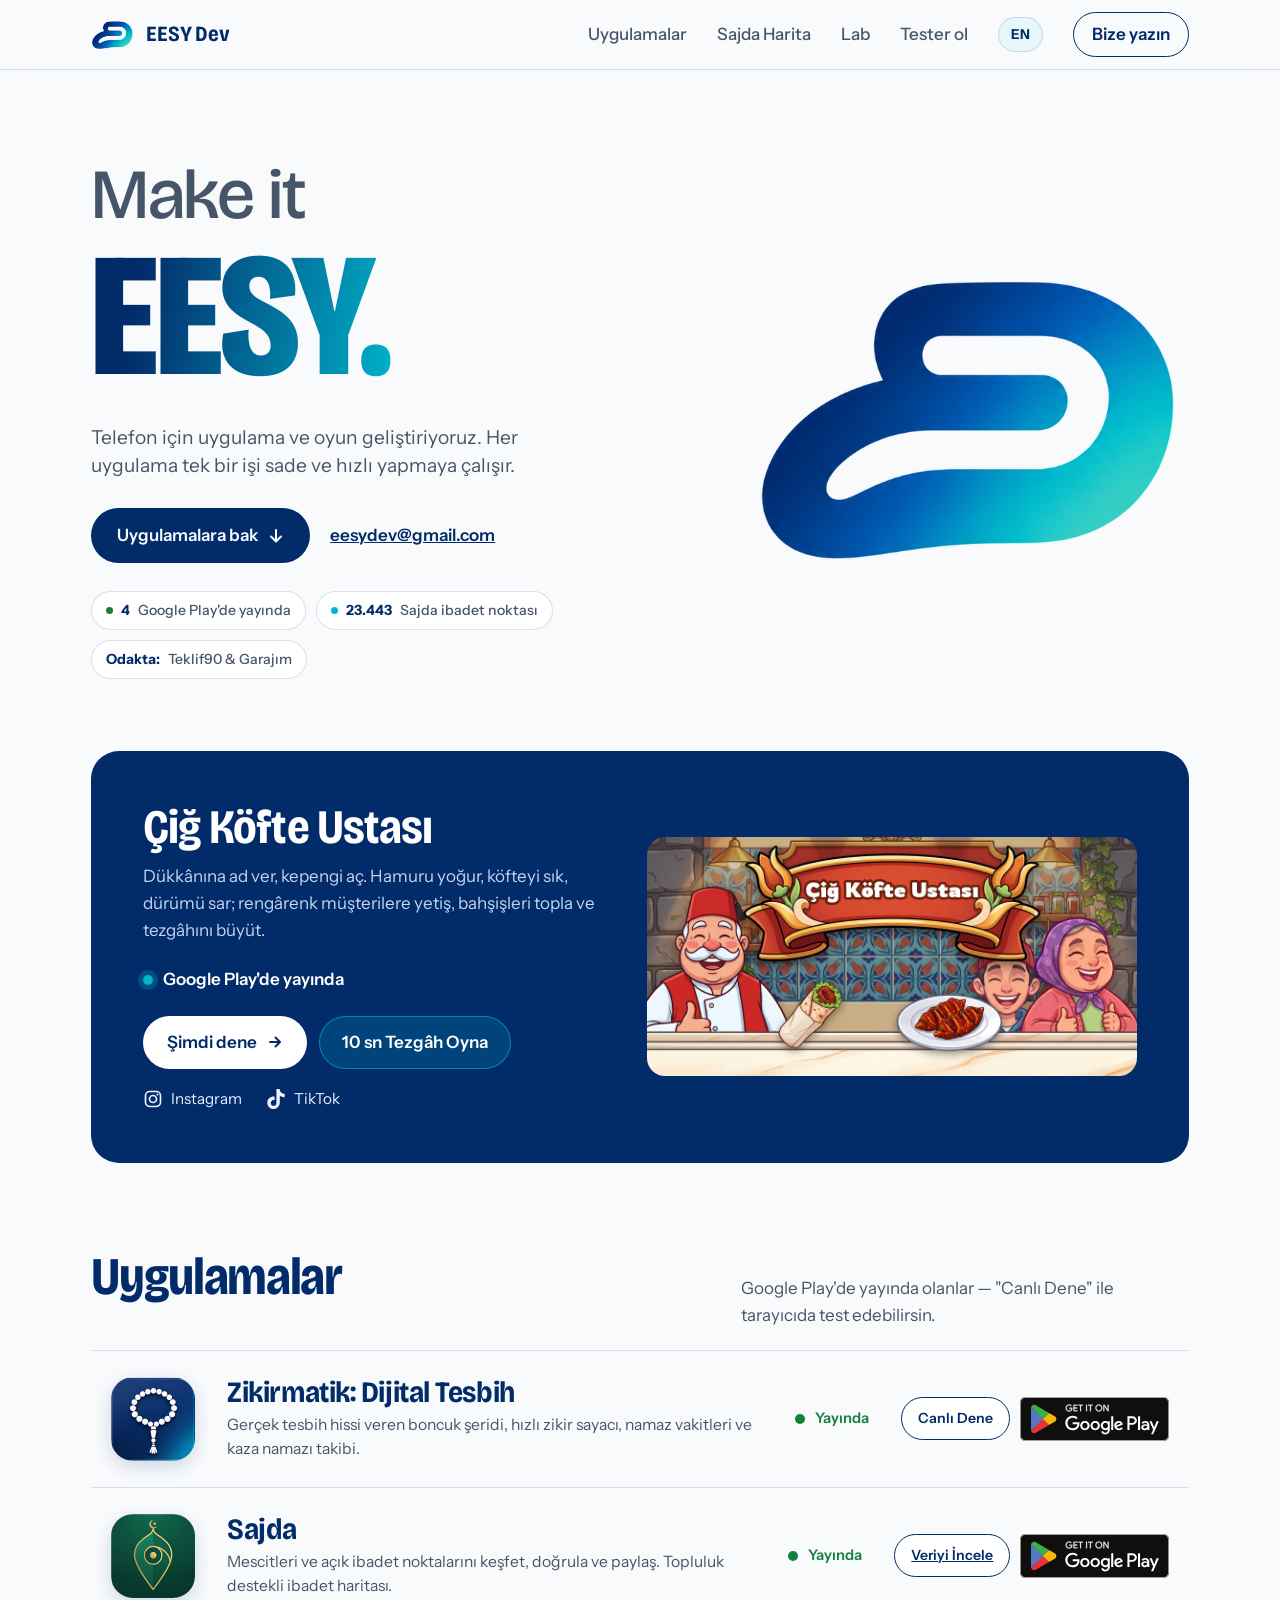
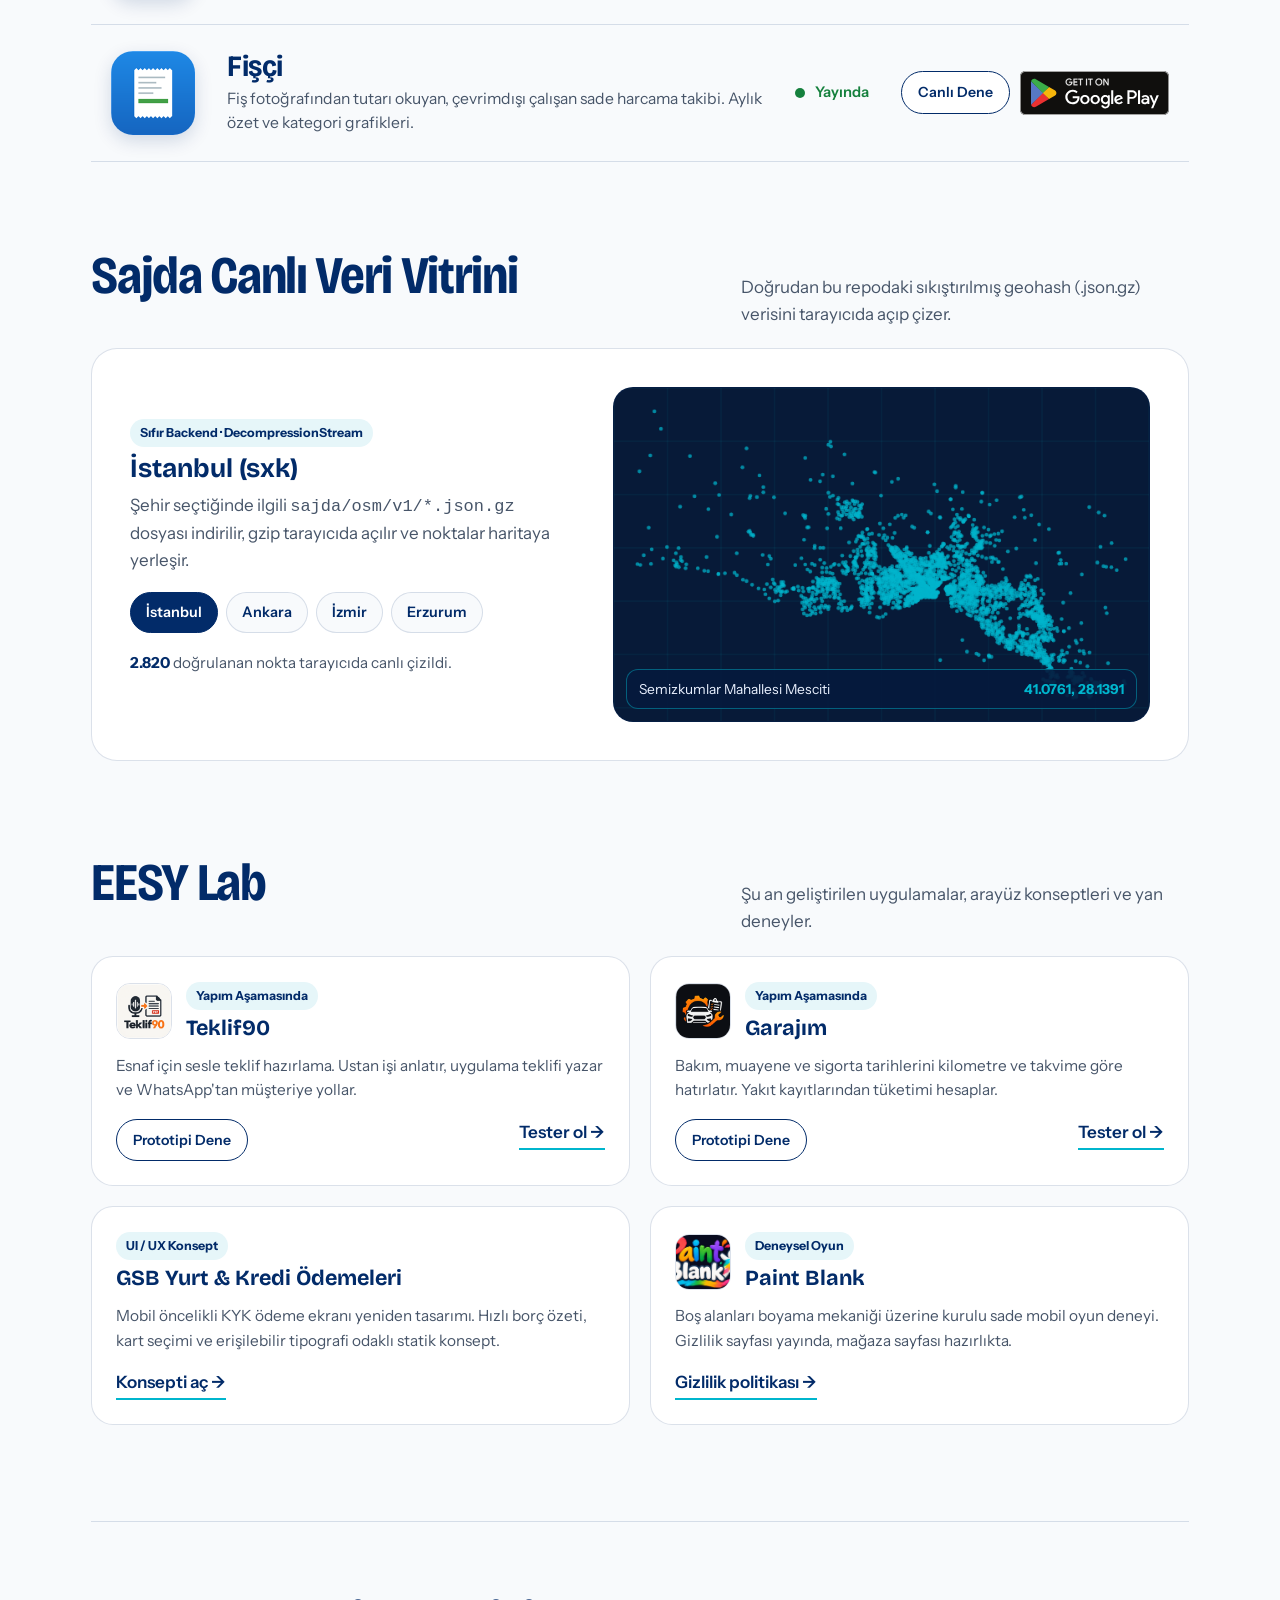
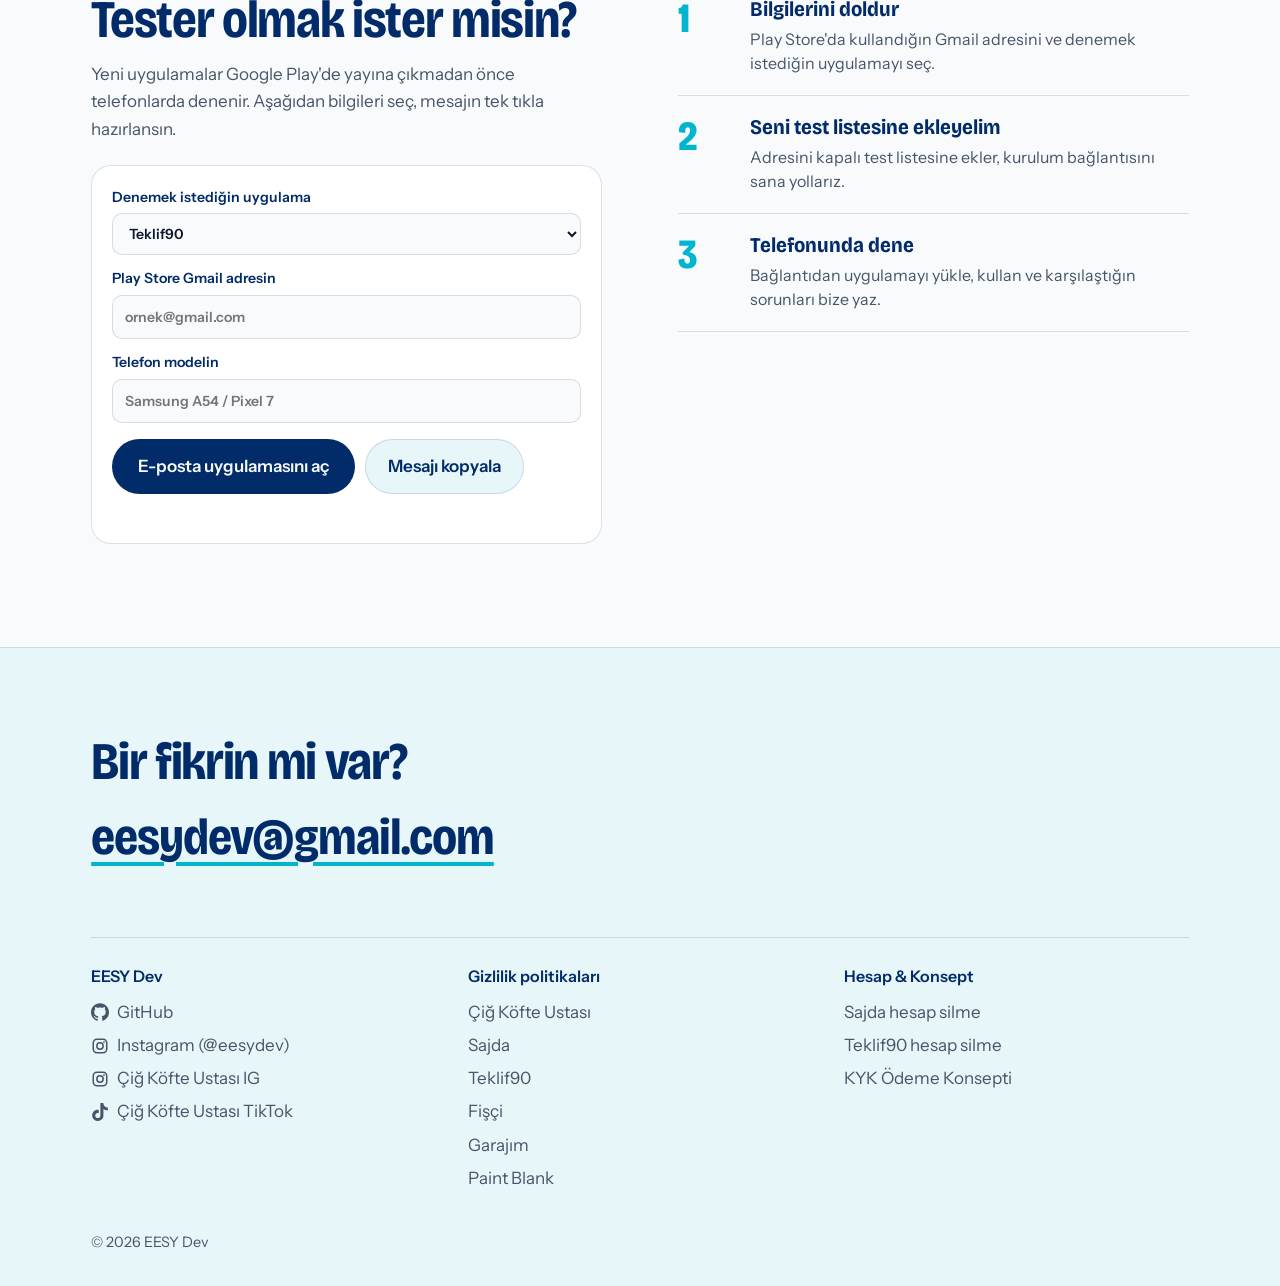
<file: index.html>
<!DOCTYPE html>
<html lang="tr">
<head>
<meta charset="UTF-8">
<meta name="viewport" content="width=device-width, initial-scale=1.0">
<title>EESY Dev | Make it EESY</title>
<meta name="description" content="EESY Dev telefon için uygulama ve oyun geliştirir. Zikirmatik, Sajda, Fişçi ve Çiğ Köfte Ustası Google Play'de yayında; Teklif90 ve Garajım yakında.">
<meta name="author" content="EESY Dev">
<meta name="theme-color" content="#F8FAFC">
<link rel="canonical" href="https://emirsalih-dev.github.io/eesydev.github.io/">
<link rel="icon" type="image/png" href="icons/favicon.png">
<link rel="apple-touch-icon" href="icons/favicon.png">
<meta property="og:type" content="website">
<meta property="og:title" content="EESY Dev | Make it EESY">
<meta property="og:description" content="EESY Dev telefon için uygulama ve oyun geliştirir. Zikirmatik, Sajda, Fişçi ve Çiğ Köfte Ustası Google Play'de yayında; Teklif90 ve Garajım yakında.">
<meta property="og:image" content="https://emirsalih-dev.github.io/eesydev.github.io/icons/og-image.png">
<meta property="og:url" content="https://emirsalih-dev.github.io/eesydev.github.io/">
<meta name="twitter:card" content="summary_large_image">
<script type="application/ld+json">
{
  "@context": "https://schema.org",
  "@type": "Organization",
  "name": "EESY Dev",
  "url": "https://emirsalih-dev.github.io/eesydev.github.io/",
  "email": "mailto:eesydev@gmail.com",
  "sameAs": [
    "https://github.com/emirsalih-dev",
    "https://instagram.com/eesydev"
  ]
}
</script>
<link rel="preconnect" href="https://fonts.googleapis.com">
<link rel="preconnect" href="https://fonts.gstatic.com" crossorigin>
<link href="https://fonts.googleapis.com/css2?family=Bricolage+Grotesque:opsz,wdth,wght@12..96,75..100,300..800&family=Instrument+Sans:wght@400;500;600;700&display=swap" rel="stylesheet">
<style>
  :root {
    --paper: #F8FAFC;
    --surface: #FFFFFF;
    --ink: #0F172A;
    --navy: #022B69;
    --cyan: #00B5CD;
    --muted: #475569;
    --tint: #E6F6F9;
    --line: rgba(2, 43, 105, 0.14);
    --live: #15803D;
    --soon: #B45309;
    --display: "Bricolage Grotesque", "Segoe UI", system-ui, sans-serif;
    --body: "Instrument Sans", "Segoe UI", system-ui, sans-serif;
    --gutter: clamp(16px, 4vw, 56px);
    color-scheme: light;
  }

  * { box-sizing: border-box; }
  html { scroll-behavior: smooth; scroll-padding-top: 88px; }
  body {
    margin: 0;
    background: var(--paper);
    color: var(--ink);
    font: 400 1.0625rem/1.6 var(--body);
    -webkit-font-smoothing: antialiased;
  }
  a { color: inherit; }
  button { font: inherit; color: inherit; cursor: pointer; }
  :focus-visible { outline: 3px solid var(--cyan); outline-offset: 3px; border-radius: 6px; }

  .wrap { width: 100%; max-width: 1200px; margin-inline: auto; padding-inline: var(--gutter); }

  /* ---------- Üst çubuk ---------- */
  .bar {
    position: sticky; top: env(safe-area-inset-top, 0px); z-index: 20;
    background: color-mix(in srgb, var(--paper) 88%, transparent);
    backdrop-filter: blur(10px);
    border-bottom: 1px solid var(--line);
  }
  .bar .wrap { display: flex; align-items: center; justify-content: space-between; gap: 16px; padding-block: 12px; }
  .brand { display: flex; align-items: center; gap: 12px; text-decoration: none; font: 700 1.35rem/1 var(--display); font-stretch: 85%; letter-spacing: -0.01em; color: var(--navy); }
  .brand img { height: 30px; width: auto; display: block; }
  .nav { display: flex; align-items: center; gap: clamp(12px, 2.6vw, 30px); }
  .nav a { text-decoration: none; font-weight: 500; color: var(--muted); }
  .nav a:hover { color: var(--navy); }
  .lang-btn {
    background: var(--tint); color: var(--navy); border: 1px solid var(--line);
    padding: 6px 12px; border-radius: 999px; font-weight: 700; font-size: .85rem;
    transition: background .2s;
  }
  .lang-btn:hover { background: #d4eef4; }
  .nav .mail { color: var(--navy); font-weight: 600; border: 1.5px solid var(--navy); padding: 8px 18px; border-radius: 999px; }
  .nav .mail:hover { background: var(--navy); color: var(--paper); }

  /* ---------- Hero ---------- */
  .hero { padding-block: clamp(36px, 7vw, 96px) clamp(32px, 6vw, 72px); }
  .hero .wrap { display: grid; grid-template-columns: minmax(0, 1.15fr) minmax(0, 0.85fr); align-items: center; gap: clamp(24px, 5vw, 72px); }
  h1 {
    margin: 0;
    font: 800 clamp(4.2rem, 15vw, 11rem)/0.84 var(--display);
    font-stretch: 82%;
    letter-spacing: -0.015em;
    color: var(--navy);
  }
  h1 span { display: block; }
  h1 .grad {
    width: fit-content;
    padding-right: 0.06em;
    background: linear-gradient(100deg, var(--navy) 15%, var(--cyan) 100%);
    -webkit-background-clip: text; background-clip: text;
    -webkit-text-fill-color: transparent; color: transparent;
  }
  h1 .small { font-size: 0.4em; font-weight: 500; font-stretch: 100%; letter-spacing: -0.02em; line-height: 1; margin-bottom: 0.18em; color: var(--muted); }
  .lede { max-width: 32rem; margin: clamp(20px, 3vw, 32px) 0 0; font-size: 1.2rem; line-height: 1.5; color: var(--muted); }
  .cta { display: flex; flex-wrap: wrap; align-items: center; gap: 12px 20px; margin-top: 28px; }
  .btn {
    display: inline-flex; align-items: center; gap: 10px;
    background: var(--navy); color: var(--paper);
    padding: 14px 26px; border-radius: 999px; border: 0;
    font-weight: 600; text-decoration: none;
    transition: background .2s, transform .15s;
  }
  .btn:hover { background: #0a3d8f; }
  .btn:active { transform: scale(.98); }
  .btn svg { width: 16px; height: 16px; }
  .btn-soft {
    display: inline-flex; align-items: center; gap: 8px;
    background: var(--tint); color: var(--navy);
    border: 1.5px solid var(--line);
    padding: 13px 22px; border-radius: 999px;
    font-weight: 600; text-decoration: none;
    transition: background .2s, border-color .2s;
  }
  .btn-soft:hover { background: #d6eff5; border-color: var(--cyan); }

  /* Canlı nabız şeridi */
  .pulse-strip {
    margin-top: 28px;
    display: flex; flex-wrap: wrap; gap: 10px;
  }
  .pulse-chip {
    display: inline-flex; align-items: center; gap: 8px;
    padding: 7px 14px; border-radius: 999px;
    background: var(--surface); border: 1px solid var(--line);
    font-size: .88rem; color: var(--muted); font-weight: 500;
  }
  .pulse-chip strong { color: var(--navy); }
  .pulse-dot { width: 7px; height: 7px; border-radius: 50%; background: var(--live); }
  .pulse-dot.cy { background: var(--cyan); }

  .mark { width: 100%; max-width: 540px; justify-self: end; }
  .mark svg { display: block; width: 100%; height: auto; overflow: visible; }
  .pen { stroke-dasharray: 1; stroke-dashoffset: 1; animation: draw 2.6s cubic-bezier(.55, .05, .3, 1) .25s forwards; }
  @keyframes draw { to { stroke-dashoffset: 0; } }
  .net { opacity: 0; animation: net .7s ease-in 2.4s forwards; }
  @keyframes net { to { opacity: 1; } }

  /* ---------- Bölüm başlığı ---------- */
  .sec-head { display: flex; flex-wrap: wrap; align-items: baseline; justify-content: space-between; gap: 8px 32px; padding-bottom: 20px; }
  h2 { margin: 0; font: 700 clamp(2.1rem, 4.8vw, 3.3rem)/1 var(--display); font-stretch: 85%; letter-spacing: -0.025em; color: var(--navy); text-wrap: balance; }
  .sec-head p { margin: 0; color: var(--muted); max-width: 28rem; }

  /* ---------- Öne çıkan: Çiğ Köfte Ustası + Mini Oyun ---------- */
  .feature { padding-bottom: clamp(48px, 7vw, 88px); }
  .panel {
    display: grid; grid-template-columns: minmax(0, 1fr) minmax(0, 1.08fr); align-items: center; gap: clamp(20px, 4vw, 52px);
    background: var(--navy); color: #EAF1FF;
    border-radius: 28px; padding: clamp(24px, 4.5vw, 52px);
    overflow: hidden;
  }
  .panel h3 { margin: 0 0 12px; font: 700 clamp(2rem, 4vw, 3rem)/1 var(--display); font-stretch: 85%; letter-spacing: -0.02em; color: #fff; }
  .panel p { margin: 0 0 22px; max-width: 29rem; color: #C5D4F0; }
  .panel .state { display: inline-flex; align-items: center; gap: 10px; font-weight: 600; color: #fff; margin-bottom: 22px; }
  .panel .state i { width: 10px; height: 10px; border-radius: 50%; background: var(--cyan); box-shadow: 0 0 0 5px rgba(0, 181, 205, .25); }
  .panel-actions { display: flex; flex-wrap: wrap; gap: 12px; align-items: center; }
  .panel .get { display: inline-flex; align-items: center; gap: 10px; background: #fff; color: var(--navy); padding: 13px 24px; border-radius: 999px; font-weight: 600; text-decoration: none; transition: background .2s, color .2s; border: 0; }
  .panel .get:hover { background: var(--cyan); color: #fff; }
  .panel .get svg { width: 16px; height: 16px; }
  .panel .play-mini {
    display: inline-flex; align-items: center; gap: 8px;
    background: rgba(0, 181, 205, .18); color: #fff;
    border: 1.5px solid rgba(0, 181, 205, .6);
    padding: 12px 22px; border-radius: 999px; font-weight: 600;
    transition: background .2s;
  }
  .panel .play-mini:hover { background: var(--cyan); color: var(--navy); }
  .panel .social { display: flex; gap: 24px; margin-top: 18px; }
  .panel .social a { display: inline-flex; align-items: center; gap: 8px; color: inherit; font-size: .95rem; text-decoration: none; }
  .panel .social .ico { width: 20px; height: 20px; }
  .panel .social a:hover { color: var(--cyan); }

  .panel-media { position: relative; }
  .panel-media img { display: block; width: 100%; height: auto; border-radius: 18px; }
  .mini-game {
    background: #061A3E;
    border: 1px solid rgba(0, 181, 205, .35);
    border-radius: 18px;
    padding: 20px;
    min-height: 270px;
    display: flex; flex-direction: column; justify-content: space-between; gap: 14px;
  }
  .mini-game[hidden] { display: none; }
  .mg-top { display: flex; justify-content: space-between; align-items: center; gap: 12px; font-size: .92rem; }
  .mg-stats { display: flex; gap: 16px; font-weight: 700; color: #fff; }
  .mg-stats span b { color: var(--cyan); }
  .mg-close { background: rgba(255,255,255,.1); border: 0; color: #fff; border-radius: 999px; padding: 5px 12px; font-size: .82rem; }
  .mg-stage {
    position: relative;
    flex: 1;
    display: flex; flex-direction: column; align-items: center; justify-content: center; gap: 14px;
    background: radial-gradient(circle at center, rgba(0, 181, 205, .15), transparent 70%);
    border-radius: 14px;
    padding: 16px;
    min-height: 176px;
    overflow: hidden;
    user-select: none;
  }
  .durum-board { position: relative; width: 170px; height: 74px; display: grid; place-items: center; }
  .durum-item {
    position: absolute; width: 146px; height: 54px; border-radius: 14px;
    background: #FDE68A; border: 2px solid #D97706;
    display: flex; align-items: center; justify-content: center; overflow: hidden;
    box-shadow: 0 8px 18px rgba(0,0,0,.28);
  }
  .durum-item .kofte { width: 118px; height: 14px; border-radius: 999px; background: #991B1B; }
  .durum-item .marul { position: absolute; width: 110px; height: 6px; border-radius: 999px; background: #22C55E; top: 14px; }
  .durum-fly { pointer-events: none; animation: wrapFly .48s cubic-bezier(.22, .85, .36, 1) forwards; }
  @keyframes wrapFly {
    0%   { transform: scaleY(1) rotate(0deg); border-radius: 14px; opacity: 1; }
    42%  { transform: scaleY(.46) scaleX(.94) rotate(-6deg); border-radius: 999px; opacity: 1; }
    100% { transform: translate(170px, -110px) scaleY(.42) scale(.65) rotate(28deg); border-radius: 999px; opacity: 0; }
  }
  .mg-pop {
    position: absolute; top: 8px; right: 16px;
    font: 700 .95rem/1 var(--display); color: var(--cyan);
    pointer-events: none; animation: tipPop .5s ease-out forwards;
  }
  @keyframes tipPop { from { opacity: 1; transform: translateY(0); } to { opacity: 0; transform: translateY(-28px); } }
  .mg-tap {
    padding: 11px 28px; border-radius: 999px;
    border: 2px solid var(--cyan);
    background: linear-gradient(145deg, #00B5CD, #0284C7);
    color: #041836;
    font: 800 1rem/1.15 var(--display);
    box-shadow: 0 8px 20px rgba(0,0,0,.3);
    transition: transform .06s;
  }
  .mg-tap:active { transform: scale(.93); }
  .mg-tap:disabled { opacity: .65; cursor: default; }
  .mg-bar { height: 6px; background: rgba(255,255,255,.14); border-radius: 999px; overflow: hidden; }
  .mg-bar > i { display: block; height: 100%; width: 100%; background: var(--cyan); transition: width .1s linear; }
  .mg-foot { display: flex; justify-content: space-between; align-items: center; gap: 12px; font-size: .88rem; color: #C5D4F0; }

  /* ---------- Uygulama satırları ---------- */
  .apps { padding-bottom: clamp(52px, 7vw, 88px); }
  .rows { list-style: none; margin: 0; padding: 0; border-top: 1px solid var(--line); }
  .row {
    display: grid; grid-template-columns: 84px minmax(0, 1fr) auto auto; align-items: center; gap: 12px clamp(16px, 2.5vw, 32px);
    padding: clamp(18px, 2.4vw, 26px) clamp(8px, 1.6vw, 20px);
    border-bottom: 1px solid var(--line);
    transition: background .25s;
  }
  .row:hover { background: var(--tint); }
  .row img.app-ico { width: 84px; height: 84px; border-radius: 22px; display: block; box-shadow: 0 6px 18px rgba(2, 43, 105, .16); }
  .row h3 { margin: 0 0 4px; font: 700 clamp(1.35rem, 2.3vw, 1.85rem)/1.1 var(--display); font-stretch: 90%; letter-spacing: -0.015em; color: var(--navy); }
  .row p { margin: 0; color: var(--muted); max-width: 38rem; font-size: .98rem; line-height: 1.5; }
  .status { display: inline-flex; align-items: center; gap: 10px; font-weight: 600; font-size: .92rem; white-space: nowrap; }
  .status i { width: 10px; height: 10px; border-radius: 50%; flex: none; }
  .st-live i { background: var(--live); } .st-live { color: var(--live); }
  .st-soon i { background: var(--soon); opacity: .65; } .st-soon { color: var(--soon); }
  .act { display: flex; flex-wrap: wrap; align-items: center; justify-content: flex-end; gap: 10px; }
  .demo-btn {
    display: inline-flex; align-items: center; gap: 6px;
    background: var(--surface); color: var(--navy);
    border: 1.5px solid var(--navy); border-radius: 999px;
    padding: 9px 16px; font-weight: 600; font-size: .88rem;
    transition: background .2s, color .2s;
  }
  .demo-btn:hover { background: var(--navy); color: #fff; }
  .play { display: inline-block; line-height: 0; border-radius: 8px; }
  .play img { display: block; height: 44px; width: auto; transition: transform .2s; }
  .play:hover img { transform: translateY(-2px); }

  /* ---------- Canlı Sajda Harita Bölümü ---------- */
  .sajda-live { padding-bottom: clamp(56px, 8vw, 96px); }
  .map-card {
    background: var(--surface);
    border: 1px solid var(--line);
    border-radius: 26px;
    padding: clamp(20px, 3.5vw, 38px);
    display: grid; grid-template-columns: minmax(0, .9fr) minmax(0, 1.1fr); gap: clamp(20px, 4vw, 44px);
    align-items: center;
  }
  .city-pills { display: flex; flex-wrap: wrap; gap: 8px; margin: 18px 0; }
  .city-pill {
    background: var(--paper); border: 1.5px solid var(--line);
    color: var(--navy); font-weight: 600; font-size: .9rem;
    padding: 8px 15px; border-radius: 999px; transition: all .2s;
  }
  .city-pill[aria-pressed="true"], .city-pill:hover {
    background: var(--navy); color: #fff; border-color: var(--navy);
  }
  .map-meta { font-size: .95rem; color: var(--muted); }
  .map-meta strong { color: var(--navy); }
  .map-canvas-wrap {
    position: relative;
    background: #071A38;
    border-radius: 20px;
    overflow: hidden;
    aspect-ratio: 16 / 10;
    border: 1px solid rgba(2,43,105,.25);
  }
  .map-canvas-wrap canvas { display: block; width: 100%; height: 100%; }
  .map-tip {
    position: absolute; left: 12px; right: 12px; bottom: 12px;
    background: rgba(6, 26, 62, .9); color: #EAF1FF;
    border: 1px solid rgba(0, 181, 205, .45);
    border-radius: 12px; padding: 8px 12px; font-size: .86rem;
    display: flex; justify-content: space-between; align-items: center; gap: 10px;
  }
  .map-tip b { color: var(--cyan); }

  /* ---------- EESY Lab / Deneyler ---------- */
  .lab { padding-bottom: clamp(56px, 8vw, 96px); }
  .lab-grid {
    display: grid; grid-template-columns: repeat(2, minmax(0, 1fr)); gap: 20px;
  }
  .lab-card {
    background: var(--surface); border: 1px solid var(--line); border-radius: 22px;
    padding: 24px; display: flex; flex-direction: column; justify-content: space-between; gap: 16px;
    transition: border-color .2s, transform .2s;
  }
  .lab-card:hover { border-color: var(--cyan); transform: translateY(-2px); }
  .lab-head { display: flex; align-items: center; gap: 14px; }
  .lab-thumb { width: 56px; height: 56px; border-radius: 14px; object-fit: cover; border: 1px solid var(--line); flex: none; }
  .lab-badge { display: inline-block; font-size: .78rem; font-weight: 700; color: var(--navy); background: var(--tint); padding: 4px 10px; border-radius: 999px; margin-bottom: 6px; }
  .lab-card h3 { margin: 0; font: 700 1.35rem/1.2 var(--display); color: var(--navy); }
  .lab-card p { margin: 0; color: var(--muted); font-size: .96rem; }
  .lab-link { align-self: flex-start; font-weight: 600; color: var(--navy); text-decoration: none; border-bottom: 2px solid var(--cyan); padding-bottom: 2px; }

  /* ---------- Tester çağrısı (Sürtünmesiz form) ---------- */
  .tester { padding-bottom: clamp(56px, 8vw, 104px); }
  .tester-grid { display: grid; grid-template-columns: minmax(0, 1fr) minmax(0, 1fr); gap: clamp(28px, 6vw, 80px); align-items: start; border-top: 1px solid var(--line); padding-top: clamp(40px, 6vw, 72px); }
  .tester p { margin: 14px 0 0; color: var(--muted); max-width: 30rem; }
  .tester-form {
    margin-top: 22px;
    background: var(--surface); border: 1px solid var(--line); border-radius: 20px; padding: 20px;
    display: grid; gap: 12px;
  }
  .tester-form label { display: grid; gap: 5px; font-size: .88rem; font-weight: 600; color: var(--navy); }
  .tester-form input, .tester-form select {
    width: 100%; padding: 10px 12px; border-radius: 10px;
    border: 1.5px solid var(--line); background: var(--paper); font: inherit; color: var(--ink);
  }
  .tester-form-actions { display: flex; flex-wrap: wrap; gap: 10px; margin-top: 4px; }
  .copy-msg { font-size: .88rem; color: var(--live); font-weight: 600; min-height: 1.2em; }
  .steps { list-style: none; margin: 0; padding: 0; counter-reset: step; }
  .steps li { counter-increment: step; display: grid; grid-template-columns: 56px minmax(0, 1fr); gap: 16px; padding-block: 20px; border-bottom: 1px solid var(--line); }
  .steps li:first-child { padding-top: 4px; }
  .steps li::before { content: counter(step); font: 800 2.6rem/1 var(--display); font-stretch: 80%; color: var(--cyan); }
  .steps h3 { margin: 0 0 4px; font: 700 1.3rem/1.2 var(--display); font-stretch: 90%; color: var(--navy); }
  .steps p { margin: 0; font-size: 1rem; line-height: 1.5; }

  /* ---------- İletişim + alt bilgi ---------- */
  footer { background: var(--tint); border-top: 1px solid var(--line); padding-block: clamp(48px, 7vw, 88px) 32px; }
  .contact h2 { margin-bottom: 20px; }
  .mailaddr { display: inline-block; font: 700 clamp(1.5rem, 4.6vw, 3.2rem)/1.1 var(--display); font-stretch: 85%; letter-spacing: -0.02em; color: var(--navy); text-decoration: underline; text-decoration-color: var(--cyan); text-decoration-thickness: 4px; text-underline-offset: 8px; overflow-wrap: anywhere; }
  .cols { display: grid; grid-template-columns: repeat(auto-fit, minmax(180px, 1fr)); gap: 32px; margin-top: clamp(40px, 6vw, 72px); padding-top: 28px; border-top: 1px solid var(--line); }
  .cols h4 { margin: 0 0 10px; font: 600 1rem var(--body); color: var(--navy); }
  .cols a { display: block; text-decoration: none; color: var(--muted); padding-block: 3px; }
  .cols a:hover { color: var(--navy); text-decoration: underline; }
  .cols a.withico { display: flex; align-items: center; gap: 8px; }
  .ico { width: 18px; height: 18px; flex: none; }
  .copy { margin: 36px 0 0; color: var(--muted); font-size: .9rem; }

  /* ---------- Demo Dialog / Modal ---------- */
  dialog.demo-modal {
    border: 1px solid var(--line);
    border-radius: 24px;
    padding: 0;
    width: min(560px, calc(100vw - 24px));
    background: var(--surface);
    color: var(--ink);
    box-shadow: 0 24px 60px rgba(2, 43, 105, .28);
  }
  dialog.demo-modal::backdrop { background: rgba(2, 20, 48, .55); backdrop-filter: blur(4px); }
  .dm-head {
    display: flex; align-items: center; justify-content: space-between; gap: 12px;
    padding: 18px 22px; border-bottom: 1px solid var(--line); background: var(--tint);
  }
  .dm-head h3 { margin: 0; font: 700 1.35rem/1.2 var(--display); color: var(--navy); }
  .dm-close {
    background: var(--surface); border: 1px solid var(--line); border-radius: 999px;
    width: 34px; height: 34px; font-weight: 700; color: var(--navy);
  }
  .dm-body { padding: 22px; display: grid; gap: 16px; }

  /* Tesbih Widget */
  .tasbih-box {
    background: linear-gradient(160deg, #022B69, #073D8C);
    color: #fff; border-radius: 18px; padding: 20px; text-align: center;
  }
  .tasbih-dhikr { font-size: .9rem; color: #AEEAF2; font-weight: 600; letter-spacing: .04em; text-transform: uppercase; }
  .tasbih-count { font: 800 3.2rem/1 var(--display); margin: 6px 0 12px; }
  .tasbih-svg { width: 100%; max-width: 360px; height: 120px; display: block; margin: 0 auto 12px; cursor: pointer; touch-action: manipulation; }
  .bead { transition: transform .18s cubic-bezier(.22, 1, .36, 1); }

  /* Teklif90 & Fişçi & Garajım Widgets */
  .preset-row { display: flex; flex-wrap: wrap; gap: 8px; }
  .preset-chip {
    background: var(--tint); border: 1px solid var(--line); color: var(--navy);
    padding: 7px 12px; border-radius: 999px; font-size: .85rem; font-weight: 600;
  }
  .preset-chip:hover { background: #d2eef5; }
  .wa-card {
    background: #ECFDF5; border: 1px solid #A7F3D0; border-radius: 14px; padding: 14px 16px;
    font-size: .94rem; white-space: pre-line; color: #064E3B;
  }
  .calc-grid { display: grid; grid-template-columns: 1fr 1fr; gap: 10px; }
  .meter { height: 10px; border-radius: 999px; background: #E2E8F0; overflow: hidden; }
  .meter > i { display: block; height: 100%; background: var(--cyan); transition: width .25s; }

  /* ---------- Dar ekran ---------- */
  @media (max-width: 900px) {
    .hero .wrap, .panel, .map-card, .tester-grid, .lab-grid { grid-template-columns: minmax(0, 1fr); }
    .mark { justify-self: start; max-width: 340px; order: -1; }
    .row { grid-template-columns: 64px minmax(0, 1fr); }
    .row img.app-ico { width: 64px; height: 64px; border-radius: 17px; }
    .row .status, .row .act { grid-column: 2; justify-self: start; }
    .nav a:not(.mail) { display: none; }
    .calc-grid { grid-template-columns: 1fr; }
  }

  @media (prefers-reduced-motion: reduce) {
    html { scroll-behavior: auto; }
    .pen { animation: none; stroke-dashoffset: 0; }
    .net { animation: none; opacity: 1; }
  }
</style>
</head>
<body>
<svg width="0" height="0" style="position:absolute" aria-hidden="true">
  <symbol id="ic-instagram" viewBox="0 0 24 24"><g fill="none" stroke="currentColor" stroke-width="2"><rect x="3" y="3" width="18" height="18" rx="5"/><circle cx="12" cy="12" r="4.2"/></g><circle cx="17.3" cy="6.7" r="1.2" fill="currentColor"/></symbol>
  <symbol id="ic-tiktok" viewBox="0 0 24 24"><path fill="currentColor" d="M12.525.02c1.31-.02 2.61-.01 3.91-.02.08 1.53.63 3.09 1.75 4.17 1.12 1.11 2.7 1.62 4.24 1.79v4.03c-1.44-.05-2.89-.35-4.2-.97-.57-.26-1.1-.59-1.62-.93-.01 2.92.01 5.84-.02 8.75-.08 1.4-.54 2.79-1.35 3.94-1.31 1.92-3.58 3.17-5.91 3.21-1.43.08-2.86-.31-4.08-1.03-2.02-1.19-3.44-3.37-3.65-5.71-.02-.5-.03-1-.01-1.49.18-1.9 1.12-3.72 2.58-4.96 1.66-1.44 3.98-2.13 6.15-1.72.02 1.48-.04 2.96-.04 4.44-.99-.32-2.15-.23-3.02.37-.63.41-1.11 1.04-1.36 1.75-.21.51-.15 1.07-.14 1.61.24 1.64 1.82 3.02 3.5 2.87 1.12-.01 2.19-.66 2.77-1.61.19-.33.4-.67.41-1.06.1-1.79.06-3.57.07-5.36.01-4.03-.01-8.05.02-12.07z"/></symbol>
  <symbol id="ic-github" viewBox="0 0 24 24"><path fill="currentColor" d="M12 .297c-6.63 0-12 5.373-12 12 0 5.303 3.438 9.8 8.205 11.385.6.113.82-.258.82-.577 0-.285-.01-1.04-.015-2.04-3.338.724-4.042-1.61-4.042-1.61C4.422 18.07 3.633 17.7 3.633 17.7c-1.087-.744.084-.729.084-.729 1.205.084 1.838 1.236 1.838 1.236 1.07 1.835 2.809 1.305 3.495.998.108-.776.417-1.305.76-1.605-2.665-.3-5.466-1.332-5.466-5.93 0-1.31.465-2.38 1.235-3.22-.135-.303-.54-1.523.105-3.176 0 0 1.005-.322 3.3 1.23.96-.267 1.98-.399 3-.405 1.02.006 2.04.138 3 .405 2.28-1.552 3.285-1.23 3.285-1.23.645 1.653.24 2.873.12 3.176.765.84 1.23 1.91 1.23 3.22 0 4.61-2.805 5.625-5.475 5.92.42.36.81 1.096.81 2.22 0 1.606-.015 2.896-.015 3.286 0 .315.21.69.825.57C20.565 22.092 24 17.592 24 12.297c0-6.627-5.373-12-12-12"/></symbol>
</svg>

<header class="bar">
  <div class="wrap">
    <a class="brand" href="#top" aria-label="EESY Dev ana sayfa">
      <img src="icons/eesy-logo.png" alt="">
      <span>EESY Dev</span>
    </a>
    <nav class="nav" aria-label="Ana menü">
      <a href="#uygulamalar" data-i18n="navApps">Uygulamalar</a>
      <a href="#sajda-harita" data-i18n="navMap">Sajda Harita</a>
      <a href="#lab">Lab</a>
      <a href="#tester" data-i18n="navTester">Tester ol</a>
      <button type="button" class="lang-btn" id="langBtn" aria-label="Dili değiştir">EN</button>
      <a class="mail" href="#iletisim" data-i18n="navContact">Bize yazın</a>
    </nav>
  </div>
</header>

<main id="top">
  <section class="hero">
    <div class="wrap">
      <div>
        <h1><span class="small">Make it</span><span class="grad">EESY.</span></h1>
        <p class="lede" data-i18n="heroLede">Telefon için uygulama ve oyun geliştiriyoruz. Her uygulama tek bir işi sade ve hızlı yapmaya çalışır.</p>
        <div class="cta">
          <a class="btn" href="#uygulamalar">
            <span data-i18n="heroBtn">Uygulamalara bak</span>
            <svg viewBox="0 0 16 16" fill="none" stroke="currentColor" stroke-width="2" stroke-linecap="round" stroke-linejoin="round" aria-hidden="true"><path d="M8 2v11M3 8.5 8 13.5 13 8.5"/></svg>
          </a>
          <a class="plain" href="#iletisim" style="color:var(--navy);font-weight:600;">eesydev@gmail.com</a>
        </div>
        <div class="pulse-strip" aria-label="Stüdyo durumu">
          <span class="pulse-chip"><i class="pulse-dot"></i><strong id="liveAppCount">4</strong> <span data-i18n="pulseLive">Google Play'de yayında</span></span>
          <span class="pulse-chip"><i class="pulse-dot cy"></i><strong id="sajdaTotal">23.443</strong> <span data-i18n="pulseOsm">Sajda ibadet noktası</span></span>
          <span class="pulse-chip"><strong data-i18n="pulseFocus">Odakta:</strong> Teklif90 &amp; Garajım</span>
        </div>
      </div>

      <div class="mark" aria-hidden="true">
        <svg viewBox="0 0 620 430">
          <defs>
            <mask id="reveal" maskUnits="userSpaceOnUse" x="-20" y="-20" width="660" height="470">
              <path class="pen" pathLength="1" fill="none" stroke="#fff" stroke-width="170" stroke-linecap="round" stroke-linejoin="round"
                d="M215 75 C 260 30, 420 20, 500 60 S 600 180, 550 270 S 400 390, 250 385 S 40 380, 40 300 S 120 215, 200 190 L 330 192 L 450 185"/>
              <rect class="net" x="-20" y="-20" width="660" height="470" fill="#fff"/>
            </mask>
          </defs>
          <image id="logoImg" href="icons/eesy-logo.png" width="620" height="430" mask="url(#reveal)"/>
        </svg>
      </div>
    </div>
  </section>

  <section class="feature" id="oyun">
    <div class="wrap">
      <div class="panel">
        <div>
          <h3>Çiğ Köfte Ustası</h3>
          <p data-i18n="ckDesc">Dükkânına ad ver, kepengi aç. Hamuru yoğur, köfteyi sık, dürümü sar; rengârenk müşterilere yetiş, bahşişleri topla ve tezgâhını büyüt.</p>
          <div class="state"><i></i><span data-i18n="ckState">Google Play'de yayında</span></div>
          <div class="panel-actions">
            <a class="get" href="https://play.google.com/store/apps/details?id=com.eesydev.cigkofte&amp;hl=tr" target="_blank" rel="noopener">
              <span data-i18n="ckPlay">Şimdi dene</span>
              <svg viewBox="0 0 16 16" fill="none" stroke="currentColor" stroke-width="2" stroke-linecap="round" stroke-linejoin="round" aria-hidden="true"><path d="M3 8h9M8.5 3.5 13 8l-4.5 4.5"/></svg>
            </a>
            <button type="button" class="play-mini" id="toggleMiniGame" data-i18n="ckMiniBtn">10 sn Tezgâh Oyna</button>
          </div>
          <div class="social">
            <a href="https://www.instagram.com/cigkofteustasi.game/" target="_blank" rel="noopener"><svg class="ico" aria-hidden="true"><use href="#ic-instagram"/></svg>Instagram</a>
            <a href="https://www.tiktok.com/@cigkofteustasi.game" target="_blank" rel="noopener"><svg class="ico" aria-hidden="true"><use href="#ic-tiktok"/></svg>TikTok</a>
          </div>
        </div>

        <div class="panel-media">
          <img id="ckBanner" src="icons/cigkofte.jpg" alt="Çiğ Köfte Ustası tanıtım görseli" width="1024" height="500">
          <div class="mini-game" id="ckMiniGame" hidden>
            <div class="mg-top">
              <div class="mg-stats">
                <span>⏱ <b id="mgTime">10.0</b>s</span>
                <span>🌯 <b id="mgWraps">0</b></span>
                <span>💸 <b id="mgTips">0</b> ₺</span>
              </div>
              <button type="button" class="mg-close" id="closeMiniGame">Görsele dön</button>
            </div>
            <div class="mg-stage" id="mgStage">
              <div class="durum-board" id="durumBoard" aria-hidden="true">
                <div class="durum-item"><span class="marul"></span><span class="kofte"></span></div>
              </div>
              <button type="button" class="mg-tap" id="mgTapBtn">SAR! <small>(Tıkla / Space)</small></button>
            </div>
            <div class="mg-bar"><i id="mgBarFill"></i></div>
            <div class="mg-foot">
              <span id="mgHint">Her SAR'a basınca dürüm sarılıp fırlar!</span>
              <button type="button" class="mg-close" id="mgRestart">Sıfırla</button>
            </div>
          </div>
        </div>
      </div>
    </div>
  </section>

  <section class="apps" id="uygulamalar">
    <div class="wrap">
      <div class="sec-head">
        <h2 data-i18n="appsTitle">Uygulamalar</h2>
        <p data-i18n="appsSub">Google Play'de yayında olanlar — "Canlı Dene" ile tarayıcıda test edebilirsin.</p>
      </div>

      <ul class="rows">
        <li class="row">
          <img class="app-ico" src="icons/app-zikirmatik.png" alt="Zikirmatik simgesi" width="84" height="84" loading="lazy" decoding="async">
          <div>
            <h3>Zikirmatik: Dijital Tesbih</h3>
            <p data-i18n="appZikir">Gerçek tesbih hissi veren boncuk şeridi, hızlı zikir sayacı, namaz vakitleri ve kaza namazı takibi.</p>
          </div>
          <span class="status st-live"><i></i><span data-i18n="stLive">Yayında</span></span>
          <div class="act">
            <button type="button" class="demo-btn" data-open-demo="zikirmatik" data-i18n="tryLive">Canlı Dene</button>
            <a class="play" href="https://play.google.com/store/apps/details?id=com.eesydev.zikirmatik3dtesbih&amp;hl=tr" target="_blank" rel="noopener"><img src="icons/google-play-badge.svg" alt="Google Play'den indirin" width="149" height="44" loading="lazy"></a>
          </div>
        </li>

        <li class="row">
          <img class="app-ico" src="icons/app-sajda.png" alt="Sajda simgesi" width="84" height="84" loading="lazy" decoding="async">
          <div>
            <h3>Sajda</h3>
            <p data-i18n="appSajda">Mescitleri ve açık ibadet noktalarını keşfet, doğrula ve paylaş. Topluluk destekli ibadet haritası.</p>
          </div>
          <span class="status st-live"><i></i><span data-i18n="stLive">Yayında</span></span>
          <div class="act">
            <a class="demo-btn" href="#sajda-harita" data-i18n="inspectData">Veriyi İncele</a>
            <a class="play" href="https://play.google.com/store/apps/details?id=com.eesydev.sajda&amp;hl=tr" target="_blank" rel="noopener"><img src="icons/google-play-badge.svg" alt="Google Play'den indirin" width="149" height="44" loading="lazy"></a>
          </div>
        </li>

        <li class="row">
          <img class="app-ico" src="icons/app-fisci.png" alt="Fişçi simgesi" width="84" height="84" loading="lazy" decoding="async">
          <div>
            <h3>Fişçi</h3>
            <p data-i18n="appFisci">Fiş fotoğrafından tutarı okuyan, çevrimdışı çalışan sade harcama takibi. Aylık özet ve kategori grafikleri.</p>
          </div>
          <span class="status st-live"><i></i><span data-i18n="stLive">Yayında</span></span>
          <div class="act">
            <button type="button" class="demo-btn" data-open-demo="fisci" data-i18n="tryLive">Canlı Dene</button>
            <a class="play" href="https://play.google.com/store/apps/details?id=com.eesydev.fis_takip&amp;hl=tr" target="_blank" rel="noopener"><img src="icons/google-play-badge.svg" alt="Google Play'den indirin" width="149" height="44" loading="lazy"></a>
          </div>
        </li>
      </ul>
    </div>
  </section>

  <section class="sajda-live" id="sajda-harita">
    <div class="wrap">
      <div class="sec-head">
        <h2 data-i18n="mapTitle">Sajda Canlı Veri Vitrini</h2>
        <p data-i18n="mapSub">Doğrudan bu repodaki sıkıştırılmış geohash (.json.gz) verisini tarayıcıda açıp çizer.</p>
      </div>
      <div class="map-card">
        <div>
          <span class="lab-badge" data-i18n="mapBadge">Sıfır Backend · DecompressionStream</span>
          <h3 style="margin:0 0 8px; font:700 1.65rem/1.15 var(--display); color:var(--navy);" id="mapRegionTitle">İstanbul (sxk)</h3>
          <p style="margin:0; color:var(--muted);" data-i18n="mapDesc">Şehir seçtiğinde ilgili <code>sajda/osm/v1/*.json.gz</code> dosyası indirilir, gzip tarayıcıda açılır ve noktalar haritaya yerleşir.</p>
          <div class="city-pills" role="group" aria-label="Şehir seçimi">
            <button type="button" class="city-pill" data-cell="sxk" data-label="İstanbul (sxk)" aria-pressed="true">İstanbul</button>
            <button type="button" class="city-pill" data-cell="sxp" data-label="Ankara (sxp)" aria-pressed="false">Ankara</button>
            <button type="button" class="city-pill" data-cell="swg" data-label="İzmir (swg)" aria-pressed="false">İzmir</button>
            <button type="button" class="city-pill" data-cell="szj" data-label="Erzurum (szj)" aria-pressed="false">Erzurum</button>
          </div>
          <p class="map-meta" id="mapStats">Yükleniyor…</p>
        </div>
        <div class="map-canvas-wrap">
          <canvas id="sajdaCanvas" width="640" height="400"></canvas>
          <div class="map-tip">
            <span id="mapHoverName">Bir noktanın üzerine gel veya tıkla</span>
            <b id="mapHoverCoord">—</b>
          </div>
        </div>
      </div>
    </div>
  </section>

  <section class="lab" id="lab">
    <div class="wrap">
      <div class="sec-head">
        <h2>EESY Lab</h2>
        <p data-i18n="labSub">Şu an geliştirilen uygulamalar, arayüz konseptleri ve yan deneyler.</p>
      </div>
      <div class="lab-grid">
        <article class="lab-card">
          <div>
            <div class="lab-head">
              <img class="lab-thumb" src="icons/app-teklif90.png" alt="Teklif90 simgesi" width="56" height="56" loading="lazy">
              <div>
                <span class="lab-badge" data-i18n="labBuilding">Yapım Aşamasında</span>
                <h3>Teklif90</h3>
              </div>
            </div>
            <p style="margin-top:12px;" data-i18n="appTeklif">Esnaf için sesle teklif hazırlama. Ustan işi anlatır, uygulama teklifi yazar ve WhatsApp'tan müşteriye yollar.</p>
          </div>
          <div style="display:flex;align-items:center;justify-content:space-between;gap:12px;flex-wrap:wrap;">
            <button type="button" class="demo-btn" data-open-demo="teklif90" data-i18n="tryProto">Prototipi Dene</button>
            <a class="lab-link" href="#tester" data-i18n="labTester">Tester ol &rarr;</a>
          </div>
        </article>

        <article class="lab-card">
          <div>
            <div class="lab-head">
              <img class="lab-thumb" src="icons/app-garajim.png" alt="Garajım simgesi" width="56" height="56" loading="lazy">
              <div>
                <span class="lab-badge" data-i18n="labBuilding">Yapım Aşamasında</span>
                <h3>Garajım</h3>
              </div>
            </div>
            <p style="margin-top:12px;" data-i18n="appGaraj">Bakım, muayene ve sigorta tarihlerini kilometre ve takvime göre hatırlatır. Yakıt kayıtlarından tüketimi hesaplar.</p>
          </div>
          <div style="display:flex;align-items:center;justify-content:space-between;gap:12px;flex-wrap:wrap;">
            <button type="button" class="demo-btn" data-open-demo="garajim" data-i18n="tryProto">Prototipi Dene</button>
            <a class="lab-link" href="#tester" data-i18n="labTester">Tester ol &rarr;</a>
          </div>
        </article>

        <article class="lab-card">
          <div>
            <div class="lab-head">
              <div>
                <span class="lab-badge">UI / UX Konsept</span>
                <h3>GSB Yurt &amp; Kredi Ödemeleri</h3>
              </div>
            </div>
            <p style="margin-top:12px;" data-i18n="labKyk">Mobil öncelikli KYK ödeme ekranı yeniden tasarımı. Hızlı borç özeti, kart seçimi ve erişilebilir tipografi odaklı statik konsept.</p>
          </div>
          <a class="lab-link" href="kyk-konsept/index.html" target="_blank" rel="noopener" data-i18n="labOpen">Konsepti aç &rarr;</a>
        </article>

        <article class="lab-card">
          <div>
            <div class="lab-head">
              <img class="lab-thumb" src="icons/paintblank.jpg" alt="Paint Blank görseli" width="56" height="56" loading="lazy">
              <div>
                <span class="lab-badge">Deneysel Oyun</span>
                <h3>Paint Blank</h3>
              </div>
            </div>
            <p style="margin-top:12px;" data-i18n="labPaint">Boş alanları boyama mekaniği üzerine kurulu sade mobil oyun deneyi. Gizlilik sayfası yayında, mağaza sayfası hazırlıkta.</p>
          </div>
          <a class="lab-link" href="paintblank/privacy.html" data-i18n="labPrivacy">Gizlilik politikası &rarr;</a>
        </article>
      </div>
    </div>
  </section>

  <section class="tester" id="tester">
    <div class="wrap"><div class="tester-grid">
      <div>
        <h2 data-i18n="testerTitle">Tester olmak ister misin?</h2>
        <p data-i18n="testerDesc">Yeni uygulamalar Google Play'de yayına çıkmadan önce telefonlarda denenir. Aşağıdan bilgileri seç, mesajın tek tıkla hazırlansın.</p>

        <form class="tester-form" id="testerForm">
          <label>
            <span data-i18n="tfApp">Denemek istediğin uygulama</span>
            <select id="tfApp">
              <option value="Teklif90">Teklif90</option>
              <option value="Garajım">Garajım</option>
              <option value="Paint Blank">Paint Blank</option>
              <option value="Sajda (Beta)">Sajda (Beta)</option>
            </select>
          </label>
          <label>
            <span data-i18n="tfGmail">Play Store Gmail adresin</span>
            <input id="tfGmail" type="email" placeholder="ornek@gmail.com" autocomplete="email">
          </label>
          <label>
            <span data-i18n="tfDevice">Telefon modelin</span>
            <input id="tfDevice" type="text" placeholder="Samsung A54 / Pixel 7">
          </label>
          <div class="tester-form-actions">
            <a class="btn" id="tfMailto" href="mailto:eesydev@gmail.com?subject=Tester%20ba%C5%9Fvurusu">E-posta uygulamasını aç</a>
            <button type="button" class="btn-soft" id="tfCopy">Mesajı kopyala</button>
          </div>
          <div class="copy-msg" id="tfFeedback" role="status"></div>
        </form>
      </div>

      <ol class="steps">
        <li>
          <div>
            <h3 data-i18n="step1t">Bilgilerini doldur</h3>
            <p data-i18n="step1p">Play Store'da kullandığın Gmail adresini ve denemek istediğin uygulamayı seç.</p>
          </div>
        </li>
        <li>
          <div>
            <h3 data-i18n="step2t">Seni test listesine ekleyelim</h3>
            <p data-i18n="step2p">Adresini kapalı test listesine ekler, kurulum bağlantısını sana yollarız.</p>
          </div>
        </li>
        <li>
          <div>
            <h3 data-i18n="step3t">Telefonunda dene</h3>
            <p data-i18n="step3p">Bağlantıdan uygulamayı yükle, kullan ve karşılaştığın sorunları bize yaz.</p>
          </div>
        </li>
      </ol>
    </div></div>
  </section>
</main>

<footer id="iletisim">
  <div class="wrap">
    <div class="contact">
      <h2 data-i18n="footTitle">Bir fikrin mi var?</h2>
      <a class="mailaddr" href="mailto:eesydev@gmail.com">eesydev@gmail.com</a>
    </div>

    <div class="cols">
      <div>
        <h4>EESY Dev</h4>
        <a class="withico" href="https://github.com/emirsalih-dev" target="_blank" rel="noopener"><svg class="ico" aria-hidden="true"><use href="#ic-github"/></svg>GitHub</a>
        <a class="withico" href="https://instagram.com/eesydev" target="_blank" rel="noopener"><svg class="ico" aria-hidden="true"><use href="#ic-instagram"/></svg>Instagram (@eesydev)</a>
        <a class="withico" href="https://www.instagram.com/cigkofteustasi.game/" target="_blank" rel="noopener"><svg class="ico" aria-hidden="true"><use href="#ic-instagram"/></svg>Çiğ Köfte Ustası IG</a>
        <a class="withico" href="https://www.tiktok.com/@cigkofteustasi.game" target="_blank" rel="noopener"><svg class="ico" aria-hidden="true"><use href="#ic-tiktok"/></svg>Çiğ Köfte Ustası TikTok</a>
      </div>
      <div>
        <h4 data-i18n="footPrivacy">Gizlilik politikaları</h4>
        <a href="cigkofte/privacy.html">Çiğ Köfte Ustası</a>
        <a href="sajda/privacy.html">Sajda</a>
        <a href="teklif90/privacy.html">Teklif90</a>
        <a href="fisci/privacy.html">Fişçi</a>
        <a href="garajim/privacy.html">Garajım</a>
        <a href="paintblank/privacy.html">Paint Blank</a>
      </div>
      <div>
        <h4 data-i18n="footData">Hesap &amp; Konsept</h4>
        <a href="sajda/delete-account.html">Sajda hesap silme</a>
        <a href="teklif90/delete-account.html">Teklif90 hesap silme</a>
        <a href="kyk-konsept/index.html">KYK Ödeme Konsepti</a>
      </div>
    </div>
    <p class="copy">&copy; 2026 EESY Dev</p>
  </div>
</footer>

<dialog class="demo-modal" id="demoModal" aria-labelledby="dmTitle">
  <div class="dm-head">
    <h3 id="dmTitle">Canlı Demo</h3>
    <button type="button" class="dm-close" id="dmClose" aria-label="Kapat">&times;</button>
  </div>
  <div class="dm-body" id="dmBody"></div>
</dialog>

<script>
(function () {
  // 1) Hero logo mask reveal
  var img = document.getElementById('logoImg');
  var net = document.querySelector('.net');
  if (img && net) {
    var done = function () { img.removeAttribute('mask'); };
    net.addEventListener('animationend', done);
    if (window.matchMedia('(prefers-reduced-motion: reduce)').matches) done();
  }

  // 2) Tiny Web Audio click helper (no external audio files)
  var audioCtx = null;
  function playTick(freq, dur) {
    try {
      audioCtx = audioCtx || new (window.AudioContext || window.webkitAudioContext)();
      var osc = audioCtx.createOscillator();
      var gain = audioCtx.createGain();
      osc.type = 'triangle';
      osc.frequency.setValueAtTime(freq || 420, audioCtx.currentTime);
      gain.gain.setValueAtTime(0.08, audioCtx.currentTime);
      gain.gain.exponentialRampToValueAtTime(0.001, audioCtx.currentTime + (dur || 0.055));
      osc.connect(gain);
      gain.connect(audioCtx.destination);
      osc.start();
      osc.stop(audioCtx.currentTime + (dur || 0.055));
    } catch (e) {}
  }

  // 3) Çiğ Köfte Ustası 10-second mini game
  var banner = document.getElementById('ckBanner');
  var mg = document.getElementById('ckMiniGame');
  var toggleBtn = document.getElementById('toggleMiniGame');
  var closeBtn = document.getElementById('closeMiniGame');
  var tapBtn = document.getElementById('mgTapBtn');
  var restartBtn = document.getElementById('mgRestart');
  var elTime = document.getElementById('mgTime');
  var elWraps = document.getElementById('mgWraps');
  var elTips = document.getElementById('mgTips');
  var elBar = document.getElementById('mgBarFill');
  var elHint = document.getElementById('mgHint');
  var durumBoard = document.getElementById('durumBoard');
  var mgStage = document.getElementById('mgStage');
  var mgState = { wraps: 0, tips: 0, left: 10.0, timer: null, running: false, ended: false };

  function resetMiniGame() {
    clearInterval(mgState.timer);
    mgState = { wraps: 0, tips: 0, left: 10.0, timer: null, running: false, ended: false };
    elTime.textContent = '10.0';
    elWraps.textContent = '0';
    elTips.textContent = '0';
    elBar.style.width = '100%';
    tapBtn.disabled = false;
    tapBtn.innerHTML = 'SAR! <small>(Tıkla / Space)</small>';
    elHint.textContent = 'Her SAR\'a basınca dürüm sarılıp fırlar!';
    durumBoard.querySelectorAll('.durum-fly').forEach(function (el) { el.remove(); });
  }

  function launchDurum(tipAdd) {
    var flyer = document.createElement('div');
    flyer.className = 'durum-item durum-fly';
    flyer.innerHTML = '<span class="marul"></span><span class="kofte"></span>';
    durumBoard.appendChild(flyer);
    flyer.addEventListener('animationend', function () { flyer.remove(); });

    var pop = document.createElement('span');
    pop.className = 'mg-pop';
    pop.textContent = '+' + tipAdd + ' ₺';
    mgStage.appendChild(pop);
    pop.addEventListener('animationend', function () { pop.remove(); });
  }

  function stepMiniGame() {
    if (mgState.ended) return;
    if (!mgState.running) {
      mgState.running = true;
      var started = performance.now();
      mgState.timer = setInterval(function () {
        var elapsed = (performance.now() - started) / 1000;
        mgState.left = Math.max(0, 10 - elapsed);
        elTime.textContent = mgState.left.toFixed(1);
        elBar.style.width = (mgState.left * 10) + '%';
        if (mgState.left <= 0) {
          clearInterval(mgState.timer);
          mgState.ended = true;
          tapBtn.disabled = true;
          tapBtn.innerHTML = 'SÜRE DOLDU! (' + mgState.wraps + ' Dürüm)';
          elHint.textContent = 'Gerçek 3D tezgâh Google Play\'de seni bekliyor.';
        }
      }, 60);
    }
    mgState.wraps += 1;
    var tipAdd = 45 + (mgState.wraps * 5);
    mgState.tips += tipAdd;
    elWraps.textContent = mgState.wraps;
    elTips.textContent = mgState.tips;
    playTick(320 + (mgState.wraps % 6) * 45, 0.045);
    launchDurum(tipAdd);
  }

  if (toggleBtn) {
    toggleBtn.addEventListener('click', function () {
      banner.hidden = true;
      mg.hidden = false;
      resetMiniGame();
      tapBtn.focus();
    });
    closeBtn.addEventListener('click', function () {
      clearInterval(mgState.timer);
      mg.hidden = true;
      banner.hidden = false;
    });
    tapBtn.addEventListener('click', stepMiniGame);
    restartBtn.addEventListener('click', resetMiniGame);
  }

  // 4) Sajda Live OSM (.json.gz) Decompressor & Canvas Map
  var canvas = document.getElementById('sajdaCanvas');
  var ctx = canvas ? canvas.getContext('2d') : null;
  var mapTitle = document.getElementById('mapRegionTitle');
  var mapStats = document.getElementById('mapStats');
  var hoverName = document.getElementById('mapHoverName');
  var hoverCoord = document.getElementById('mapHoverCoord');
  var plottedPoints = [];

  async function loadSajdaIndex() {
    try {
      var res = await fetch('sajda/osm/v1/index.json');
      if (!res.ok) return;
      var idx = await res.json();
      if (idx && idx.recordCount) {
        document.getElementById('sajdaTotal').textContent = idx.recordCount.toLocaleString('tr-TR');
      }
    } catch (e) {}
  }

  async function loadSajdaCell(cell, label) {
    if (!ctx) return;
    mapTitle.textContent = label;
    mapStats.textContent = 'Gzip verisi açılıyor…';
    try {
      if (typeof DecompressionStream === 'undefined') throw new Error('Tarayıcı DecompressionStream desteklemiyor');
      var res = await fetch('sajda/osm/v1/' + cell + '.json.gz');
      if (!res.ok) throw new Error('HTTP ' + res.status);
      var ds = new DecompressionStream('gzip');
      var text = await new Response(res.body.pipeThrough(ds)).text();
      var rows = JSON.parse(text);
      drawPoints(rows);
      mapStats.innerHTML = '<strong>' + rows.length.toLocaleString('tr-TR') + '</strong> doğrulanan nokta tarayıcıda canlı çizildi.';
    } catch (err) {
      ctx.clearRect(0, 0, canvas.width, canvas.height);
      mapStats.textContent = 'Canlı veri yüklenemedi (' + err.message + '). Sayfayı yerel sunucu (http://) üzerinden açın.';
    }
  }

  function drawPoints(rows) {
    var w = canvas.width, h = canvas.height, pad = 28;
    ctx.clearRect(0, 0, w, h);
    // Subtle grid
    ctx.strokeStyle = 'rgba(0, 181, 205, 0.12)';
    ctx.lineWidth = 1;
    for (var gx = 0; gx <= w; gx += 64) { ctx.beginPath(); ctx.moveTo(gx, 0); ctx.lineTo(gx, h); ctx.stroke(); }
    for (var gy = 0; gy <= h; gy += 64) { ctx.beginPath(); ctx.moveTo(0, gy); ctx.lineTo(w, gy); ctx.stroke(); }

    var minLat = Infinity, maxLat = -Infinity, minLng = Infinity, maxLng = -Infinity;
    for (var i = 0; i < rows.length; i++) {
      var la = rows[i][2], ln = rows[i][3];
      if (la < minLat) minLat = la; if (la > maxLat) maxLat = la;
      if (ln < minLng) minLng = ln; if (ln > maxLng) maxLng = ln;
    }
    var spanLng = Math.max(0.01, maxLng - minLng);
    var spanLat = Math.max(0.01, maxLat - minLat);
    plottedPoints = [];

    for (var j = 0; j < rows.length; j++) {
      var r = rows[j];
      var x = pad + ((r[3] - minLng) / spanLng) * (w - pad * 2);
      var y = h - pad - ((r[2] - minLat) / spanLat) * (h - pad * 2);
      plottedPoints.push({ x: x, y: y, name: r[1] || 'İsimsiz İbadet Noktası', lat: r[2], lng: r[3] });
      ctx.fillStyle = 'rgba(0, 181, 205, 0.72)';
      ctx.beginPath();
      ctx.arc(x, y, 2.3, 0, Math.PI * 2);
      ctx.fill();
    }
    if (plottedPoints.length) {
      hoverName.textContent = plottedPoints[0].name;
      hoverCoord.textContent = plottedPoints[0].lat.toFixed(4) + ', ' + plottedPoints[0].lng.toFixed(4);
    }
  }

  if (canvas) {
    canvas.addEventListener('mousemove', function (e) {
      if (!plottedPoints.length) return;
      var rect = canvas.getBoundingClientRect();
      var mx = (e.clientX - rect.left) * (canvas.width / rect.width);
      var my = (e.clientY - rect.top) * (canvas.height / rect.height);
      var best = null, bestD = 196;
      for (var i = 0; i < plottedPoints.length; i++) {
        var dx = plottedPoints[i].x - mx, dy = plottedPoints[i].y - my;
        var d = dx * dx + dy * dy;
        if (d < bestD) { bestD = d; best = plottedPoints[i]; }
      }
      if (best) {
        hoverName.textContent = best.name;
        hoverCoord.textContent = best.lat.toFixed(4) + ', ' + best.lng.toFixed(4);
      }
    });
    document.querySelectorAll('.city-pill').forEach(function (btn) {
      btn.addEventListener('click', function () {
        document.querySelectorAll('.city-pill').forEach(function (b) { b.setAttribute('aria-pressed', 'false'); });
        btn.setAttribute('aria-pressed', 'true');
        loadSajdaCell(btn.dataset.cell, btn.dataset.label);
      });
    });
    loadSajdaIndex();
    loadSajdaCell('sxk', 'İstanbul (sxk)');
  }

  // 5) App Demo Modal (Zikirmatik, Teklif90, Fişçi, Garajım)
  var modal = document.getElementById('demoModal');
  var dmTitle = document.getElementById('dmTitle');
  var dmBody = document.getElementById('dmBody');
  document.getElementById('dmClose').addEventListener('click', function () { modal.close(); });
  modal.addEventListener('click', function (e) { if (e.target === modal) modal.close(); });

  function openDemo(key) {
    if (key === 'zikirmatik') {
      dmTitle.textContent = 'Zikirmatik — Canlı Boncuk Şeridi';
      var count = 0;
      var phases = ['Sübhanallah', 'Elhamdülillah', 'Allahu Ekber'];
      dmBody.innerHTML =
        '<div class="tasbih-box">' +
          '<div class="tasbih-dhikr" id="tbPhase">Sübhanallah (1/33)</div>' +
          '<div class="tasbih-count" id="tbCount">0</div>' +
          '<svg class="tasbih-svg" id="tbSvg" viewBox="0 0 360 120" role="button" tabindex="0" aria-label="Boncuk çek">' +
            '<path id="tbCurve" d="M 18 92 Q 180 18 342 92" fill="none" stroke="rgba(255,255,255,.35)" stroke-width="3" stroke-linecap="round"/>' +
            '<g id="tbBeads"></g>' +
          '</svg>' +
          '<p style="margin:0;font-size:.88rem;color:#C5D4F0;">Boncuğa tıkla veya Space tuşuna bas.</p>' +
        '</div>' +
        '<div style="display:flex;justify-content:space-between;align-items:center;">' +
          '<button type="button" class="btn-soft" id="tbReset">Sıfırla</button>' +
          '<a class="btn" href="https://play.google.com/store/apps/details?id=com.eesydev.zikirmatik3dtesbih&hl=tr" target="_blank" rel="noopener">3D Sürümü İndir</a>' +
        '</div>';

      var beadsG = document.getElementById('tbBeads');
      var curve = document.getElementById('tbCurve');
      var totalLen = curve.getTotalLength();
      var ns = 'http://www.w3.org/2000/svg';
      var beadNodes = [];
      for (var bi = 0; bi < 8; bi++) {
        var g = document.createElementNS(ns, 'g');
        var mainC = document.createElementNS(ns, 'circle');
        mainC.setAttribute('stroke', '#022B69');
        mainC.setAttribute('stroke-width', '2.5');
        var shineC = document.createElementNS(ns, 'circle');
        shineC.setAttribute('fill', 'rgba(255,255,255,.65)');
        g.appendChild(mainC);
        g.appendChild(shineC);
        beadsG.appendChild(g);
        beadNodes.push({ g: g, main: mainC, shine: shineC });
      }

      var curShift = 0, targetShift = 0, rafId = 0;
      function drawBeads() {
        var fracShift = curShift - Math.floor(curShift);
        for (var i = 0; i < 8; i++) {
          var slot = (i - 1) + fracShift;
          var frac = 0.08 + (slot / 6) * 0.84;
          var pt = curve.getPointAtLength(Math.max(0, Math.min(1, frac)) * totalLen);
          var distCenter = Math.abs(slot - 3);
          var focus = Math.max(0, 1 - distCenter);
          var r = 12 + 4.5 * focus;
          var alpha = 1;
          if (slot < 0) alpha = Math.max(0, 1 + slot);
          else if (slot > 6) alpha = Math.max(0, 7 - slot);

          var node = beadNodes[i];
          node.g.setAttribute('opacity', alpha.toFixed(3));
          node.main.setAttribute('cx', pt.x.toFixed(2));
          node.main.setAttribute('cy', pt.y.toFixed(2));
          node.main.setAttribute('r', r.toFixed(2));
          node.main.setAttribute('fill', focus > 0.45 ? '#00B5CD' : '#FAF3DD');
          node.shine.setAttribute('cx', (pt.x - r * 0.3).toFixed(2));
          node.shine.setAttribute('cy', (pt.y - r * 0.3).toFixed(2));
          node.shine.setAttribute('r', (r * 0.24).toFixed(2));
        }
      }
      function animateBeads() {
        var diff = targetShift - curShift;
        if (Math.abs(diff) < 0.002) {
          curShift = targetShift;
          drawBeads();
          rafId = 0;
          return;
        }
        curShift += diff * 0.18;
        drawBeads();
        rafId = requestAnimationFrame(animateBeads);
      }
      drawBeads();

      function tickTasbih() {
        count += 1;
        document.getElementById('tbCount').textContent = count;
        var ph = phases[Math.floor(((count - 1) % 99) / 33)];
        var step = ((count - 1) % 33) + 1;
        document.getElementById('tbPhase').textContent = ph + ' (' + step + '/33)';
        playTick(260 + (step % 3) * 25, 0.04);
        if (navigator.vibrate) navigator.vibrate(15);
        targetShift += 1;
        if (!rafId) rafId = requestAnimationFrame(animateBeads);
      }
      var tbSvg = document.getElementById('tbSvg');
      tbSvg.addEventListener('click', tickTasbih);
      tbSvg.addEventListener('keydown', function (e) {
        if (e.code === 'Space' || e.code === 'Enter') { e.preventDefault(); tickTasbih(); }
      });
      document.getElementById('tbReset').addEventListener('click', function () {
        count = 0;
        document.getElementById('tbCount').textContent = '0';
        document.getElementById('tbPhase').textContent = 'Sübhanallah (1/33)';
      });
    } else if (key === 'teklif90') {
      dmTitle.textContent = 'Teklif90 — Sesli Teklif Simülatörü';
      dmBody.innerHTML =
        '<p style="margin:0;color:var(--muted);">Örnek bir usta cümlesi seç veya kendin yaz:</p>' +
        '<div class="preset-row">' +
          '<button type="button" class="preset-chip" data-t="3 oda plastik boya, tavan ve alçı tamiri dahil 18.500 TL">Boya (18.500 TL)</button>' +
          '<button type="button" class="preset-chip" data-t="Kombi yıllık bakım ve 6 petek temizliği 3.400 TL">Kombi (3.400 TL)</button>' +
          '<button type="button" class="preset-chip" data-t="Banyo zemin seramik değişimi ve derz yenileme 24.000 TL">Seramik (24.000 TL)</button>' +
        '</div>' +
        '<input id="t90In" type="text" value="3 oda plastik boya, tavan ve alçı tamiri dahil 18.500 TL" style="padding:10px 12px;border-radius:10px;border:1.5px solid var(--line);font:inherit;">' +
        '<button type="button" class="btn" id="t90Gen">WhatsApp Teklif Kartı Oluştur</button>' +
        '<div class="wa-card" id="t90Out"></div>' +
        '<button type="button" class="btn-soft" id="t90Copy">Teklifi Kopyala</button>';

      function buildQuote() {
        var raw = document.getElementById('t90In').value.trim();
        var match = raw.match(/([\d.]+)\s*(tl|₺)?/gi);
        var priceStr = match ? match[match.length - 1].replace(/[^\d]/g, '') : '15000';
        var net = parseInt(priceStr, 10) || 15000;
        var kdv = Math.round(net * 0.2);
        document.getElementById('t90Out').textContent =
          '📋 FİYAT TEKLİFİ — Teklif90\n' +
          'İş Kalemi: ' + raw + '\n' +
          'Ara Toplam: ' + net.toLocaleString('tr-TR') + ' ₺\n' +
          'KDV (%20): ' + kdv.toLocaleString('tr-TR') + ' ₺\n' +
          'Genel Toplam: ' + (net + kdv).toLocaleString('tr-TR') + ' ₺\n' +
          'Geçerlilik: 7 gün · İşçilik garantili';
      }
      buildQuote();
      dmBody.querySelectorAll('.preset-chip').forEach(function (c) {
        c.addEventListener('click', function () {
          document.getElementById('t90In').value = c.dataset.t;
          buildQuote();
        });
      });
      document.getElementById('t90Gen').addEventListener('click', buildQuote);
      document.getElementById('t90Copy').addEventListener('click', function () {
        navigator.clipboard && navigator.clipboard.writeText(document.getElementById('t90Out').textContent);
        this.textContent = 'Kopyalandı!';
      });
    } else if (key === 'fisci') {
      dmTitle.textContent = 'Fişçi — Çevrimdışı Fiş Ayrıştırma';
      dmBody.innerHTML =
        '<p style="margin:0;color:var(--muted);">Örnek fiş seç, cihaz içi kategori analizini gör:</p>' +
        '<div class="preset-row">' +
          '<button type="button" class="preset-chip" data-f="Market|MİGROS TİCARET|684,50 ₺|Gıda %78, Temizlik %22">Market Fişi</button>' +
          '<button type="button" class="preset-chip" data-f="Kafe|KAHVE DÜNYASI|215,00 ₺|Yeme-İçme %100">Kahve Fişi</button>' +
          '<button type="button" class="preset-chip" data-f="Akaryakıt|OPET A.Ş.|1.450,00 ₺|Ulaşım %100">Yakıt Fişi</button>' +
        '</div>' +
        '<div class="wa-card" id="fisOut" style="background:#EFF6FF;border-color:#BFDBFE;color:#1E3A8A;"></div>';
      function showFis(val) {
        var parts = val.split('|');
        document.getElementById('fisOut').textContent =
          '🧾 OKUNAN FİŞ (Çevrimdışı OCR)\nİşletme: ' + parts[1] + '\nKategori: ' + parts[0] + '\nToplam Tutar: ' + parts[2] + '\nDağılım: ' + parts[3];
      }
      showFis('Market|MİGROS TİCARET|684,50 ₺|Gıda %78, Temizlik %22');
      dmBody.querySelectorAll('.preset-chip').forEach(function (b) {
        b.addEventListener('click', function () { showFis(b.dataset.f); });
      });
    } else if (key === 'garajim') {
      dmTitle.textContent = 'Garajım — Bakım Sayaç Önizlemesi';
      dmBody.innerHTML =
        '<div class="calc-grid">' +
          '<label style="display:grid;gap:4px;font-size:.88rem;font-weight:600;color:var(--navy);">Güncel KM<input id="gNow" type="number" value="118400" style="padding:9px;border-radius:10px;border:1.5px solid var(--line);"></label>' +
          '<label style="display:grid;gap:4px;font-size:.88rem;font-weight:600;color:var(--navy);">Son Bakım KM<input id="gLast" type="number" value="110000" style="padding:9px;border-radius:10px;border:1.5px solid var(--line);"></label>' +
        '</div>' +
        '<div style="background:var(--tint);padding:14px;border-radius:14px;display:grid;gap:8px;">' +
          '<div id="gStatus" style="font-weight:700;color:var(--navy);"></div>' +
          '<div class="meter"><i id="gBar"></i></div>' +
        '</div>';
      function updateGaraj() {
        var now = parseInt(document.getElementById('gNow').value, 10) || 0;
        var last = parseInt(document.getElementById('gLast').value, 10) || 0;
        var diff = Math.max(0, now - last);
        var rem = 10000 - diff;
        var pct = Math.min(100, Math.round((diff / 10000) * 100));
        document.getElementById('gBar').style.width = pct + '%';
        document.getElementById('gStatus').textContent = rem > 0
          ? 'Yağ & filtre bakımına ' + rem.toLocaleString('tr-TR') + ' km kaldı (%' + pct + ').'
          : 'Bakım zamanı ' + Math.abs(rem).toLocaleString('tr-TR') + ' km geçti!';
      }
      updateGaraj();
      document.getElementById('gNow').addEventListener('input', updateGaraj);
      document.getElementById('gLast').addEventListener('input', updateGaraj);
    }
    modal.showModal();
  }

  document.querySelectorAll('[data-open-demo]').forEach(function (btn) {
    btn.addEventListener('click', function () { openDemo(btn.dataset.openDemo); });
  });

  // 6) Frictionless Tester Builder
  var tfApp = document.getElementById('tfApp');
  var tfGmail = document.getElementById('tfGmail');
  var tfDevice = document.getElementById('tfDevice');
  var tfMailto = document.getElementById('tfMailto');
  var tfCopy = document.getElementById('tfCopy');
  var tfFeedback = document.getElementById('tfFeedback');

  function buildTesterBody() {
    return 'Merhaba,\n\nTester olmak istiyorum.\n\n' +
      'Play Store Gmail hesabım: ' + (tfGmail.value.trim() || '(buraya yazın)') + '\n' +
      'Denemek istediğim uygulama: ' + tfApp.value + '\n' +
      'Telefon modelim: ' + (tfDevice.value.trim() || '(model)');
  }
  function refreshMailto() {
    tfMailto.href = 'mailto:eesydev@gmail.com?subject=' + encodeURIComponent('Tester başvurusu: ' + tfApp.value) + '&body=' + encodeURIComponent(buildTesterBody());
  }
  [tfApp, tfGmail, tfDevice].forEach(function (el) { el.addEventListener('input', refreshMailto); });
  refreshMailto();
  tfCopy.addEventListener('click', function () {
    var msg = buildTesterBody();
    if (navigator.clipboard) navigator.clipboard.writeText(msg);
    tfFeedback.textContent = 'Başvuru metni panoya kopyalandı — eesydev@gmail.com adresine yapıştırabilirsin.';
  });

  // 7) TR / EN Language Switcher
  var dict = {
    en: {
      navApps: 'Apps',
      navMap: 'Sajda Map',
      navTester: 'Become a Tester',
      navContact: 'Contact',
      heroLede: 'We build focused mobile apps and games. Each app does one job cleanly and fast.',
      heroBtn: 'Explore apps',
      pulseLive: 'live on Google Play',
      pulseOsm: 'Sajda prayer spots',
      pulseFocus: 'In progress:',
      ckDesc: 'Name your shop, open the shutter. Knead, roll and wrap fast for colorful customers, collect tips and grow your counter.',
      ckState: 'Live on Google Play',
      ckPlay: 'Try now',
      ckMiniBtn: 'Play 10s Mini Game',
      appsTitle: 'Apps',
      appsSub: 'Live on Google Play — click "Try Live" to test in your browser.',
      appZikir: 'Tactile 33-bead strip, fast dhikr counter, prayer times and missed prayer tracker.',
      appSajda: 'Discover, verify and share mosques and open prayer spots. Community-backed prayer map.',
      appFisci: 'Offline expense tracker that reads receipts from photos with monthly charts.',
      appTeklif: 'Voice-to-quote tool for tradespeople. Describe the job, send a clean quote on WhatsApp.',
      appGaraj: 'Tracks maintenance, inspection and insurance dates by mileage and calendar.',
      stLive: 'Live',
      stSoon: 'Soon',
      tryLive: 'Try Live',
      inspectData: 'Inspect Data',
      tryProto: 'Try Prototype',
      mapTitle: 'Sajda Live Data Showcase',
      mapSub: 'Decompresses the real geohash (.json.gz) files in this repo right inside your browser.',
      mapBadge: 'Zero Backend · DecompressionStream',
      mapDesc: 'Pick a city to fetch its sajda/osm/v1/*.json.gz file, gunzip in-browser and plot verified spots.',
      labSub: 'Apps currently in development, UI concepts, and side experiments.',
      labBuilding: 'In Development',
      labTester: 'Join test →',
      labKyk: 'Mobile-first redesign concept for GSB dorm & loan payments with accessible typography.',
      labOpen: 'Open concept →',
      labPaint: 'Minimal puzzle/painting mobile experiment. Privacy policy is live; store release pending.',
      labPrivacy: 'Privacy policy →',
      testerTitle: 'Want to be a tester?',
      testerDesc: 'Apps are tested on real phones before Google Play release. Fill below to prepare your request in one click.',
      tfApp: 'App you want to test',
      tfGmail: 'Your Play Store Gmail',
      tfDevice: 'Phone model',
      step1t: 'Fill in your details',
      step1p: 'Choose the app and enter your Play Store Gmail address.',
      step2t: 'We add you to closed testing',
      step2p: 'We add your Gmail to the test track and send the install link.',
      step3t: 'Try it on your phone',
      step3p: 'Install via the link and tell us what feels rough or missing.',
      footTitle: 'Got an idea?',
      footPrivacy: 'Privacy policies',
      footData: 'Account & Concepts'
    }
  };
  var orig = {};
  document.querySelectorAll('[data-i18n]').forEach(function (el) { orig[el.dataset.i18n] = el.textContent; });
  var curLang = 'tr';
  document.getElementById('langBtn').addEventListener('click', function () {
    curLang = curLang === 'tr' ? 'en' : 'tr';
    document.documentElement.lang = curLang;
    this.textContent = curLang === 'tr' ? 'EN' : 'TR';
    document.querySelectorAll('[data-i18n]').forEach(function (el) {
      var k = el.dataset.i18n;
      el.textContent = curLang === 'en' ? (dict.en[k] || orig[k]) : orig[k];
    });
  });
})();
</script>
</body>
</html>
</file>
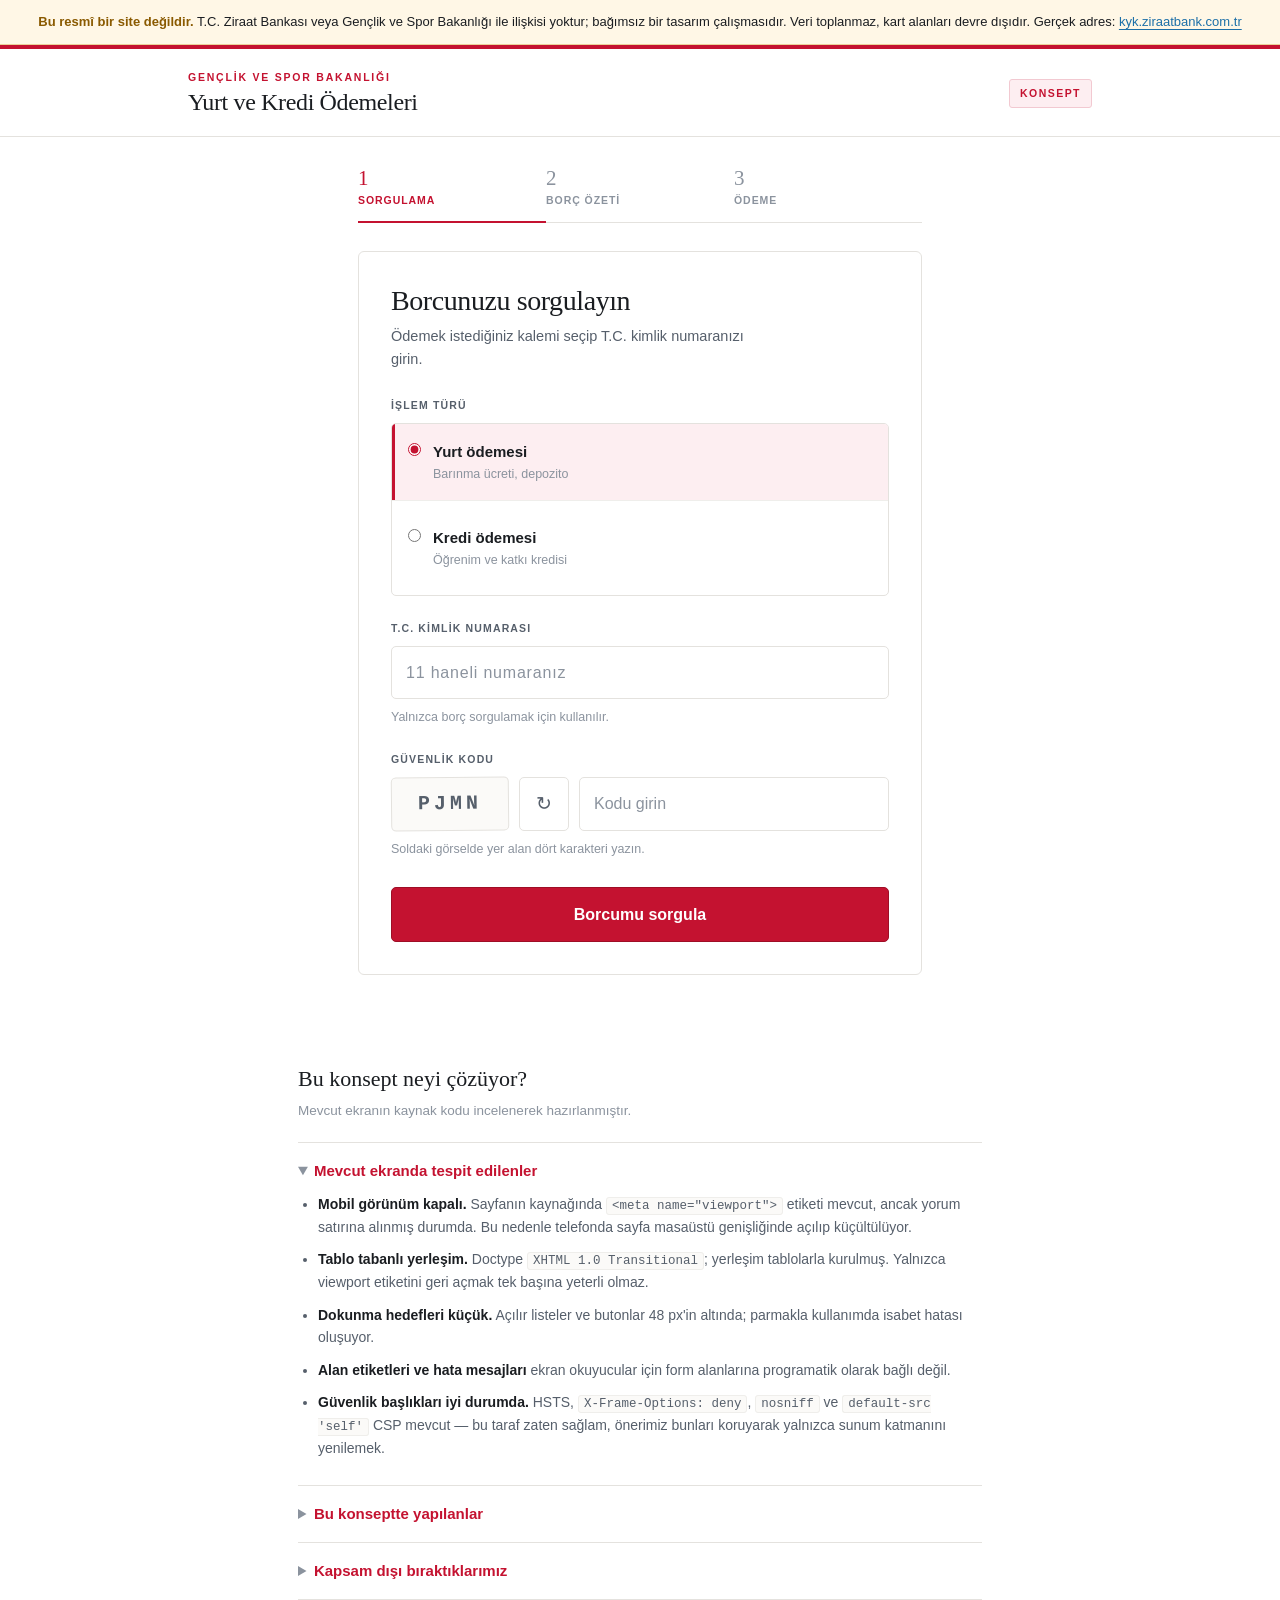
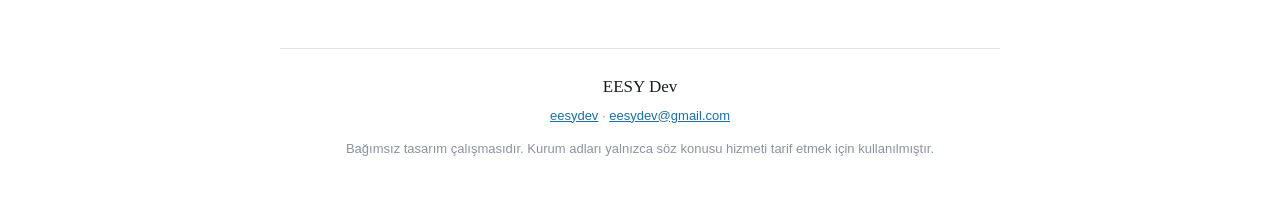
<file: kyk-konsept/index.html>
<!DOCTYPE html>
<html lang="tr">
<head>
<meta charset="UTF-8">
<meta name="viewport" content="width=device-width, initial-scale=1, viewport-fit=cover">
<meta name="robots" content="noindex, nofollow">
<title>GSB Yurt ve Kredi Ödemeleri — Arayüz Konsepti | EESY Dev</title>
<meta name="description" content="GSB Yurt ve Kredi Ödemeleri ekranı için bağımsız, mobil öncelikli arayüz tasarım çalışması. Resmî bir site değildir.">
<style>
:root{
  --red:#C41230; --red-dk:#9E0E26; --red-lt:#FDEEF1; --red-line:#F2C9D1;
  --green:#1F8A63; --green-lt:#EAF6F1;
  --blue:#1C6FA8;  --blue-lt:#EDF4FA;
  --amber:#8A5A00; --amber-bg:#FFF7E6; --amber-line:#EBD199;
  --ink:#1A1D21; --ink-2:#565F6B; --ink-3:#8B939E;
  --rule:#E4E2DE; --rule-soft:#EFEEEB;
  --bg:#FFFFFF; --tint:#FBFAF8;
  --serif:Georgia,"Times New Roman",'Nimbus Roman',serif;
  --sans:-apple-system,BlinkMacSystemFont,"Segoe UI",Roboto,"Helvetica Neue",Arial,sans-serif;
  --mono:ui-monospace,SFMono-Regular,Menlo,Consolas,monospace;
}
@media (prefers-color-scheme:dark){
  :root{
    --red:#FF7A8C; --red-dk:#FF9AA8; --red-lt:#2C1419; --red-line:#4A2129;
    --green:#54C79B; --green-lt:#12281F;
    --blue:#7BBDE8;  --blue-lt:#11212C;
    --amber:#F0C674; --amber-bg:#2B2210; --amber-line:#4A3A18;
    --ink:#E9E8E4; --ink-2:#AEB4BC; --ink-3:#7F868F;
    --rule:#31343A; --rule-soft:#26292E;
    --bg:#15171A; --tint:#1B1E22;
  }
}
*{box-sizing:border-box}
html{-webkit-text-size-adjust:100%}
body{margin:0;background:var(--bg);color:var(--ink);font-family:var(--sans);
  font-size:16px;line-height:1.6;-webkit-font-smoothing:antialiased}

/* ---------- Uyarı şeridi ---------- */
.notice{background:var(--amber-bg);color:var(--ink);border-bottom:1px solid var(--amber-line);
  font-size:13px;line-height:1.5;padding:12px 18px;margin:0;text-align:center}
.notice b{color:var(--amber)}
.notice a{color:var(--blue);text-underline-offset:3px}

/* ---------- Başlık: beyaz zemin, kırmızı vurgu ---------- */
.topline{height:4px;background:var(--red)}
.masthead{background:var(--bg);border-bottom:1px solid var(--rule)}
.masthead-in{max-width:940px;margin:0 auto;padding:22px 18px 20px;
  display:flex;align-items:center;gap:16px;flex-wrap:wrap}
.wordmark{margin:0;font-family:var(--serif);font-size:24px;font-weight:400;
  line-height:1.15;letter-spacing:-.015em;color:var(--ink)}
.wordmark span{display:block;font-family:var(--sans);font-size:10.5px;font-weight:700;
  letter-spacing:.17em;text-transform:uppercase;color:var(--red);margin-bottom:6px}
.badge{margin-left:auto;font-size:10.5px;font-weight:700;letter-spacing:.14em;
  text-transform:uppercase;color:var(--red);border:1px solid var(--red-line);
  background:var(--red-lt);border-radius:3px;padding:5px 10px}

/* ---------- Gövde ---------- */
.wrap{max-width:600px;margin:0 auto;padding:30px 18px 56px}

/* ---------- Adımlar ---------- */
.steps{display:flex;list-style:none;margin:0 0 28px;padding:0;border-bottom:1px solid var(--rule)}
.steps li{flex:1;font-size:10.5px;font-weight:700;letter-spacing:.09em;text-transform:uppercase;
  color:var(--ink-3);padding:0 0 12px;border-bottom:2px solid transparent;margin-bottom:-1px}
.steps b{display:block;font-family:var(--serif);font-size:21px;font-weight:400;
  letter-spacing:0;text-transform:none;line-height:1.1;margin-bottom:2px}
.steps li[aria-current]{color:var(--red);border-bottom-color:var(--red)}
.steps li.done{color:var(--green);border-bottom-color:var(--green)}

/* ---------- Paneller ---------- */
.panel{background:var(--bg);border:1px solid var(--rule);border-radius:6px;
  padding:26px 22px;margin-bottom:20px}
@media (min-width:620px){ .panel{padding:32px} }

h2{font-family:var(--serif);font-weight:400;font-size:28px;line-height:1.2;
  letter-spacing:-.015em;margin:0 0 7px}
.lede{margin:0 0 26px;color:var(--ink-2);font-size:14.5px;max-width:44ch}

/* ---------- Form ---------- */
.field{margin-bottom:24px}
.field:last-of-type{margin-bottom:28px}
label{display:block;font-size:10.5px;font-weight:700;letter-spacing:.11em;
  text-transform:uppercase;color:var(--ink-2);margin-bottom:9px}
.hint{font-size:12.5px;color:var(--ink-3);margin:8px 0 0;letter-spacing:0;
  text-transform:none;font-weight:400}
input{width:100%;font:inherit;font-size:16px;padding:13px 14px;min-height:50px;
  border:1px solid var(--rule);border-radius:5px;background:var(--bg);color:var(--ink)}
input::placeholder{color:var(--ink-3)}
input:hover{border-color:var(--ink-3)}
input:focus{border-color:var(--red)}
input:focus-visible,button:focus-visible,a:focus-visible,summary:focus-visible{
  outline:2px solid var(--red);outline-offset:2px}
input:disabled{background:var(--tint);color:var(--ink-3);cursor:not-allowed}
input:disabled:hover{border-color:var(--rule)}
input[inputmode="numeric"]{font-variant-numeric:tabular-nums;letter-spacing:.05em}

/* ---------- İşlem seçimi ---------- */
.opts{border:1px solid var(--rule);border-radius:5px;overflow:hidden}
.opt{display:flex;gap:12px;align-items:flex-start;padding:16px;cursor:pointer;
  background:var(--bg);min-height:66px;border-bottom:1px solid var(--rule-soft)}
.opt:last-child{border-bottom:0}
.opt:hover{background:var(--tint)}
.opt input{width:auto;min-height:0;margin:3px 0 0;flex:0 0 auto;accent-color:var(--red)}
.opt-t{display:block;font-size:15px;font-weight:600;letter-spacing:0;
  text-transform:none;color:var(--ink)}
.opt-d{font-size:12.5px;color:var(--ink-3);letter-spacing:0;text-transform:none;font-weight:400}
.opt:has(input:checked){background:var(--red-lt);box-shadow:inset 3px 0 0 var(--red)}

/* ---------- Doğrulama kodu ---------- */
.captcha{display:flex;gap:10px;align-items:stretch}
.captcha input{flex:1 1 auto;min-width:0}
.cap-img{flex:0 0 auto;width:118px;border:1px solid var(--rule);border-radius:5px;
  background:var(--tint);color:var(--ink-2);display:grid;place-items:center;
  font-family:var(--mono);font-size:20px;font-weight:700;letter-spacing:.2em;
  user-select:none;transform:rotate(-.6deg)}
.cap-btn{flex:0 0 auto;width:50px;border:1px solid var(--rule);border-radius:5px;
  background:var(--bg);color:var(--ink-2);font-size:19px;cursor:pointer}
.cap-btn:hover{background:var(--tint);color:var(--red)}

/* ---------- Butonlar ---------- */
.btn{display:block;width:100%;font:inherit;font-size:16px;font-weight:600;min-height:52px;
  padding:14px 18px;border:1px solid transparent;border-radius:5px;cursor:pointer}
.btn-go{background:var(--red);color:#fff;border-color:var(--red-dk)}
.btn-go:hover{background:var(--red-dk)}
.btn-back{background:var(--bg);color:var(--ink-2);border-color:var(--rule);margin-top:10px}
.btn-back:hover{background:var(--tint);color:var(--ink)}
@media (prefers-color-scheme:dark){ .btn-go{color:#2C1419} }

/* ---------- Borç dökümü ---------- */
.ledger{margin:0 0 24px;border-top:2px solid var(--ink);border-bottom:2px solid var(--ink)}
.who{padding:13px 2px;border-bottom:1px solid var(--rule-soft)}
.who .nm{font-family:var(--serif);font-size:18px}
.who .tc{font-size:12.5px;color:var(--ink-3);font-variant-numeric:tabular-nums}
.ledger dl{margin:0}
.ln{display:flex;justify-content:space-between;gap:16px;padding:12px 2px;
  border-bottom:1px solid var(--rule-soft);font-size:14.5px}
.ln:last-child{border-bottom:0}
.ln dt{margin:0;color:var(--ink-2)}
.ln dd{margin:0;font-weight:600;font-variant-numeric:tabular-nums;text-align:right;white-space:nowrap}
.ln.sum{border-top:1px solid var(--ink);border-bottom:0;padding:15px 2px}
.ln.sum dt{color:var(--ink);font-weight:600}
.ln.sum dd{font-family:var(--serif);font-size:25px;font-weight:400;color:var(--red)}
.pct{color:var(--ink-3);font-size:12.5px}

/* ---------- Kart alanı ---------- */
.locked{border:1px solid var(--amber-line);border-left:3px solid var(--amber);
  border-radius:0 5px 5px 0;padding:18px 18px 20px;margin-bottom:22px;background:var(--amber-bg)}
.locked-tag{display:block;font-size:10.5px;font-weight:700;letter-spacing:.11em;
  text-transform:uppercase;color:var(--amber);margin-bottom:16px}
.cc{display:grid;gap:16px;grid-template-columns:1fr 1fr}
.cc .full{grid-column:1/-1}
.locked input:disabled{background:var(--bg)}

.aside{font-size:13.5px;color:var(--ink-2);border-left:3px solid var(--blue);
  background:var(--blue-lt);padding:12px 15px;margin:0 0 24px;border-radius:0 5px 5px 0}

/* ---------- Makbuz ---------- */
.stamp{width:62px;height:62px;border:2px solid var(--green);border-radius:50%;
  background:var(--green-lt);color:var(--green);display:grid;place-items:center;
  font-size:31px;margin:0 auto 18px;transform:rotate(-7deg)}
.mid{text-align:center}
.mid .lede{margin-left:auto;margin-right:auto}

/* ---------- Gerekçe ---------- */
.why{max-width:720px;margin:10px auto 0;padding:0 18px 48px}
.why h3{font-family:var(--serif);font-weight:400;font-size:22px;margin:0 0 4px}
.why-sub{font-size:13.5px;color:var(--ink-3);margin:0 0 20px}
details{border-top:1px solid var(--rule);padding:16px 0}
details:last-of-type{border-bottom:1px solid var(--rule)}
summary{cursor:pointer;font-weight:600;font-size:15px;color:var(--red)}
summary::marker{color:var(--ink-3)}
details p,details li{font-size:14px;color:var(--ink-2);margin:10px 0}
details ul{padding-left:20px;margin:10px 0}
details strong{color:var(--ink)}
code{font-family:var(--mono);font-size:12.5px;background:var(--tint);
  border:1px solid var(--rule-soft);padding:1px 5px;border-radius:3px;word-break:break-word}

footer{border-top:1px solid var(--rule);max-width:720px;margin:0 auto;
  padding:24px 18px 46px;font-size:13px;color:var(--ink-3);text-align:center}
footer a{color:var(--blue)}
footer .sig{font-family:var(--serif);font-size:17px;color:var(--ink);display:block;margin-bottom:5px}
[hidden]{display:none!important}
@media (prefers-reduced-motion:reduce){ *{transition:none!important} }
</style>
</head>
<body>

<p class="notice">
  <b>Bu resmî bir site değildir.</b> T.C. Ziraat Bankası veya Gençlik ve Spor Bakanlığı ile
  ilişkisi yoktur; bağımsız bir tasarım çalışmasıdır. Veri toplanmaz, kart alanları devre dışıdır.
  Gerçek adres: <a href="https://kyk.ziraatbank.com.tr/" rel="noopener">kyk.ziraatbank.com.tr</a>
</p>

<div class="topline"></div>
<header class="masthead">
  <div class="masthead-in">
    <h1 class="wordmark"><span>Gençlik ve Spor Bakanlığı</span>Yurt ve Kredi Ödemeleri</h1>
    <span class="badge">Konsept</span>
  </div>
</header>

<main class="wrap">
  <ol class="steps" id="steps">
    <li data-s="1" aria-current="step"><b>1</b>Sorgulama</li>
    <li data-s="2"><b>2</b>Borç özeti</li>
    <li data-s="3"><b>3</b>Ödeme</li>
  </ol>

  <!-- ADIM 1 -->
  <section class="panel" id="step1">
    <h2>Borcunuzu sorgulayın</h2>
    <p class="lede">Ödemek istediğiniz kalemi seçip T.C. kimlik numaranızı girin.</p>

    <div class="field">
      <label id="lbl-islem">İşlem türü</label>
      <div class="opts" role="radiogroup" aria-labelledby="lbl-islem">
        <label class="opt">
          <input type="radio" name="islem" value="yurt" checked>
          <span><span class="opt-t">Yurt ödemesi</span><span class="opt-d">Barınma ücreti, depozito</span></span>
        </label>
        <label class="opt">
          <input type="radio" name="islem" value="kredi">
          <span><span class="opt-t">Kredi ödemesi</span><span class="opt-d">Öğrenim ve katkı kredisi</span></span>
        </label>
      </div>
    </div>

    <div class="field">
      <label for="tckn">T.C. Kimlik Numarası</label>
      <input id="tckn" inputmode="numeric" autocomplete="off" maxlength="11"
             placeholder="11 haneli numaranız" aria-describedby="tckn-h">
      <p class="hint" id="tckn-h">Yalnızca borç sorgulamak için kullanılır.</p>
    </div>

    <div class="field">
      <label for="kod">Güvenlik kodu</label>
      <div class="captcha">
        <span class="cap-img" id="cap" aria-hidden="true">7K4M</span>
        <button type="button" class="cap-btn" id="capYenile" aria-label="Güvenlik kodunu yenile">↻</button>
        <input id="kod" autocomplete="off" maxlength="4" placeholder="Kodu girin" aria-describedby="kod-h">
      </div>
      <p class="hint" id="kod-h">Soldaki görselde yer alan dört karakteri yazın.</p>
    </div>

    <button class="btn btn-go" id="btnSorgula">Borcumu sorgula</button>
  </section>

  <!-- ADIM 2 -->
  <section class="panel" id="step2" hidden>
    <h2>Borç özeti</h2>
    <p class="lede">Aşağıdaki tutarlar örnek verilerle gösterilmektedir.</p>

    <div class="ledger">
      <div class="who">
        <div class="nm">A** Y*****</div>
        <div class="tc" id="ozetTc">TCKN 123********</div>
      </div>
      <dl>
        <div class="ln"><dt>İşlem türü</dt><dd id="ozetTur">Yurt ödemesi</dd></div>
        <div class="ln"><dt>Dönem</dt><dd>2026 / Güz</dd></div>
        <div class="ln"><dt>Vadesi geçen</dt><dd>0,00 ₺</dd></div>
        <div class="ln"><dt>Güncel borç</dt><dd>2.450,00 ₺</dd></div>
        <div class="ln"><dt>İşlem komisyonu <span class="pct">%1,44</span></dt><dd>35,28 ₺</dd></div>
        <div class="ln sum"><dt>Ödenecek toplam</dt><dd>2.485,28 ₺</dd></div>
      </dl>
    </div>

    <p class="aside">Kısmi ödeme yapmak isterseniz tutarı bir sonraki adımda değiştirebilirsiniz.</p>

    <button class="btn btn-go" id="btnOdemeyeGec">Ödemeye geç</button>
    <button class="btn btn-back" data-geri="1">Geri dön</button>
  </section>

  <!-- ADIM 3 -->
  <section class="panel" id="step3" hidden>
    <h2>Kart ile ödeme</h2>
    <p class="lede">Tüm banka ve kredi kartları ile ödeme yapabilirsiniz.</p>

    <div class="ledger">
      <dl><div class="ln sum"><dt>Ödenecek tutar</dt><dd>2.485,28 ₺</dd></div></dl>
    </div>

    <div class="locked">
      <span class="locked-tag">Demo — kart alanları devre dışıdır</span>
      <div class="cc">
        <div class="full">
          <label for="cc">Kart numarası</label>
          <input id="cc" placeholder="•••• •••• •••• ••••" disabled>
        </div>
        <div class="full">
          <label for="ad">Kart üzerindeki isim</label>
          <input id="ad" placeholder="Ad Soyad" disabled>
        </div>
        <div>
          <label for="skt">Son kullanma</label>
          <input id="skt" placeholder="AA / YY" disabled>
        </div>
        <div>
          <label for="cvc">CVC2</label>
          <input id="cvc" placeholder="•••" disabled>
        </div>
      </div>
      <p class="hint">Gerçek uygulamada bu adım bankanın 3D Secure altyapısına devredilir;
        kart verisi sayfa üzerinde tutulmaz.</p>
    </div>

    <button class="btn btn-go" id="btnOde">Ödemeyi tamamla (demo)</button>
    <button class="btn btn-back" data-geri="2">Geri dön</button>
  </section>

  <!-- MAKBUZ -->
  <section class="panel mid" id="step4" hidden>
    <div class="stamp" aria-hidden="true">✓</div>
    <h2>Ödemeniz alındı</h2>
    <p class="lede">Bu bir demo ekranıdır; gerçek bir işlem gerçekleşmemiştir.</p>
    <div class="ledger" style="text-align:left">
      <dl>
        <div class="ln"><dt>İşlem numarası</dt><dd>DEMO-000000</dd></div>
        <div class="ln"><dt>Tarih</dt><dd id="mkbTarih">—</dd></div>
        <div class="ln sum"><dt>Tutar</dt><dd>2.485,28 ₺</dd></div>
      </dl>
    </div>
    <button class="btn btn-back" id="btnBastan">Baştan başla</button>
  </section>
</main>

<section class="why">
  <h3>Bu konsept neyi çözüyor?</h3>
  <p class="why-sub">Mevcut ekranın kaynak kodu incelenerek hazırlanmıştır.</p>

  <details open>
    <summary>Mevcut ekranda tespit edilenler</summary>
    <ul>
      <li><strong>Mobil görünüm kapalı.</strong> Sayfanın kaynağında <code>&lt;meta name="viewport"&gt;</code>
          etiketi mevcut, ancak yorum satırına alınmış durumda. Bu nedenle telefonda sayfa masaüstü
          genişliğinde açılıp küçültülüyor.</li>
      <li><strong>Tablo tabanlı yerleşim.</strong> Doctype <code>XHTML 1.0 Transitional</code>;
          yerleşim tablolarla kurulmuş. Yalnızca viewport etiketini geri açmak tek başına yeterli olmaz.</li>
      <li><strong>Dokunma hedefleri küçük.</strong> Açılır listeler ve butonlar 48&nbsp;px'in altında;
          parmakla kullanımda isabet hatası oluşuyor.</li>
      <li><strong>Alan etiketleri ve hata mesajları</strong> ekran okuyucular için form alanlarına
          programatik olarak bağlı değil.</li>
      <li><strong>Güvenlik başlıkları iyi durumda.</strong> HSTS, <code>X-Frame-Options: deny</code>,
          <code>nosniff</code> ve <code>default-src 'self'</code> CSP mevcut — bu taraf zaten sağlam,
          önerimiz bunları koruyarak yalnızca sunum katmanını yenilemek.</li>
    </ul>
  </details>

  <details>
    <summary>Bu konseptte yapılanlar</summary>
    <ul>
      <li>Mobil öncelikli, akışkan yerleşim; 320&nbsp;px'ten masaüstüne kadar tek kod.</li>
      <li>Numaralı üç adım — kullanıcı işlemin neresinde olduğunu görüyor.</li>
      <li>Tüm dokunma hedefleri en az 48&nbsp;px; sayısal alanlarda <code>inputmode="numeric"</code>
          ile telefonda doğrudan rakam klavyesi.</li>
      <li>Etiket–alan bağı, <code>aria-describedby</code> ile açıklamalar, görünür odak halkaları,
          <code>prefers-reduced-motion</code> desteği.</li>
      <li>Açık ve koyu tema; harici font veya script yok — mevcut CSP ile uyumlu.</li>
      <li>Tek dosya, bağımlılık yok.</li>
    </ul>
  </details>

  <details>
    <summary>Kapsam dışı bıraktıklarımız</summary>
    <p>Bu bir <strong>sunum katmanı</strong> çalışmasıdır. Sorgulama ve tahsilat iş mantığı, kart
    altyapısı, 3D Secure akışı ve kurum entegrasyonları kapsam dışıdır ve mevcut haliyle korunmalıdır.
    Demodaki tüm veriler uydurmadır; kart alanları bilinçli olarak devre dışı bırakılmıştır.</p>
  </details>
</section>

<footer>
  <span class="sig">EESY Dev</span>
  <a href="https://emirsalih-dev.github.io/eesydev.github.io/">eesydev</a> ·
  <a href="mailto:eesydev@gmail.com">eesydev@gmail.com</a>
  <p>Bağımsız tasarım çalışmasıdır. Kurum adları yalnızca söz konusu hizmeti tarif etmek için kullanılmıştır.</p>
</footer>

<script>
(function(){
  var steps = document.getElementById('steps');
  function goto(n){
    [1,2,3,4].forEach(function(i){
      document.getElementById('step'+i).hidden = (i !== n);
    });
    steps.hidden = (n === 4);
    Array.prototype.forEach.call(steps.children, function(li){
      var s = +li.dataset.s;
      li.classList.toggle('done', s < n);
      if (s === n) { li.setAttribute('aria-current','step'); }
      else { li.removeAttribute('aria-current'); }
    });
    window.scrollTo({top:0, behavior:'smooth'});
  }

  var tckn = document.getElementById('tckn');
  tckn.addEventListener('input', function(){
    this.value = this.value.replace(/\D/g,'').slice(0,11);
  });

  var cap = document.getElementById('cap');
  function yenile(){
    var h='ABCDEFGHJKLMNPRSTUVYZ23456789', s='';
    for (var i=0;i<4;i++) s += h[Math.floor(Math.random()*h.length)];
    cap.textContent = s;
  }
  document.getElementById('capYenile').addEventListener('click', function(){
    yenile();
    var k = document.getElementById('kod');
    k.value = ''; k.focus();
  });

  document.getElementById('btnSorgula').addEventListener('click', function(){
    if (tckn.value.length !== 11) { alert('Lütfen 11 haneli T.C. kimlik numaranızı girin.'); tckn.focus(); return; }
    if (!document.getElementById('kod').value.trim()) { alert('Lütfen güvenlik kodunu girin.'); return; }
    var tur = document.querySelector('input[name=islem]:checked').value;
    document.getElementById('ozetTur').textContent = (tur === 'yurt') ? 'Yurt ödemesi' : 'Kredi ödemesi';
    document.getElementById('ozetTc').textContent = 'TCKN ' + tckn.value.slice(0,3) + '********';
    goto(2);
  });

  document.getElementById('btnOdemeyeGec').addEventListener('click', function(){ goto(3); });
  document.getElementById('btnOde').addEventListener('click', function(){
    document.getElementById('mkbTarih').textContent =
      new Date().toLocaleString('tr-TR', {dateStyle:'short', timeStyle:'short'});
    goto(4);
  });
  document.getElementById('btnBastan').addEventListener('click', function(){ goto(1); });
  Array.prototype.forEach.call(document.querySelectorAll('[data-geri]'), function(b){
    b.addEventListener('click', function(){ goto(+b.dataset.geri); });
  });

  yenile();
})();
</script>
</body>
</html>
</file>
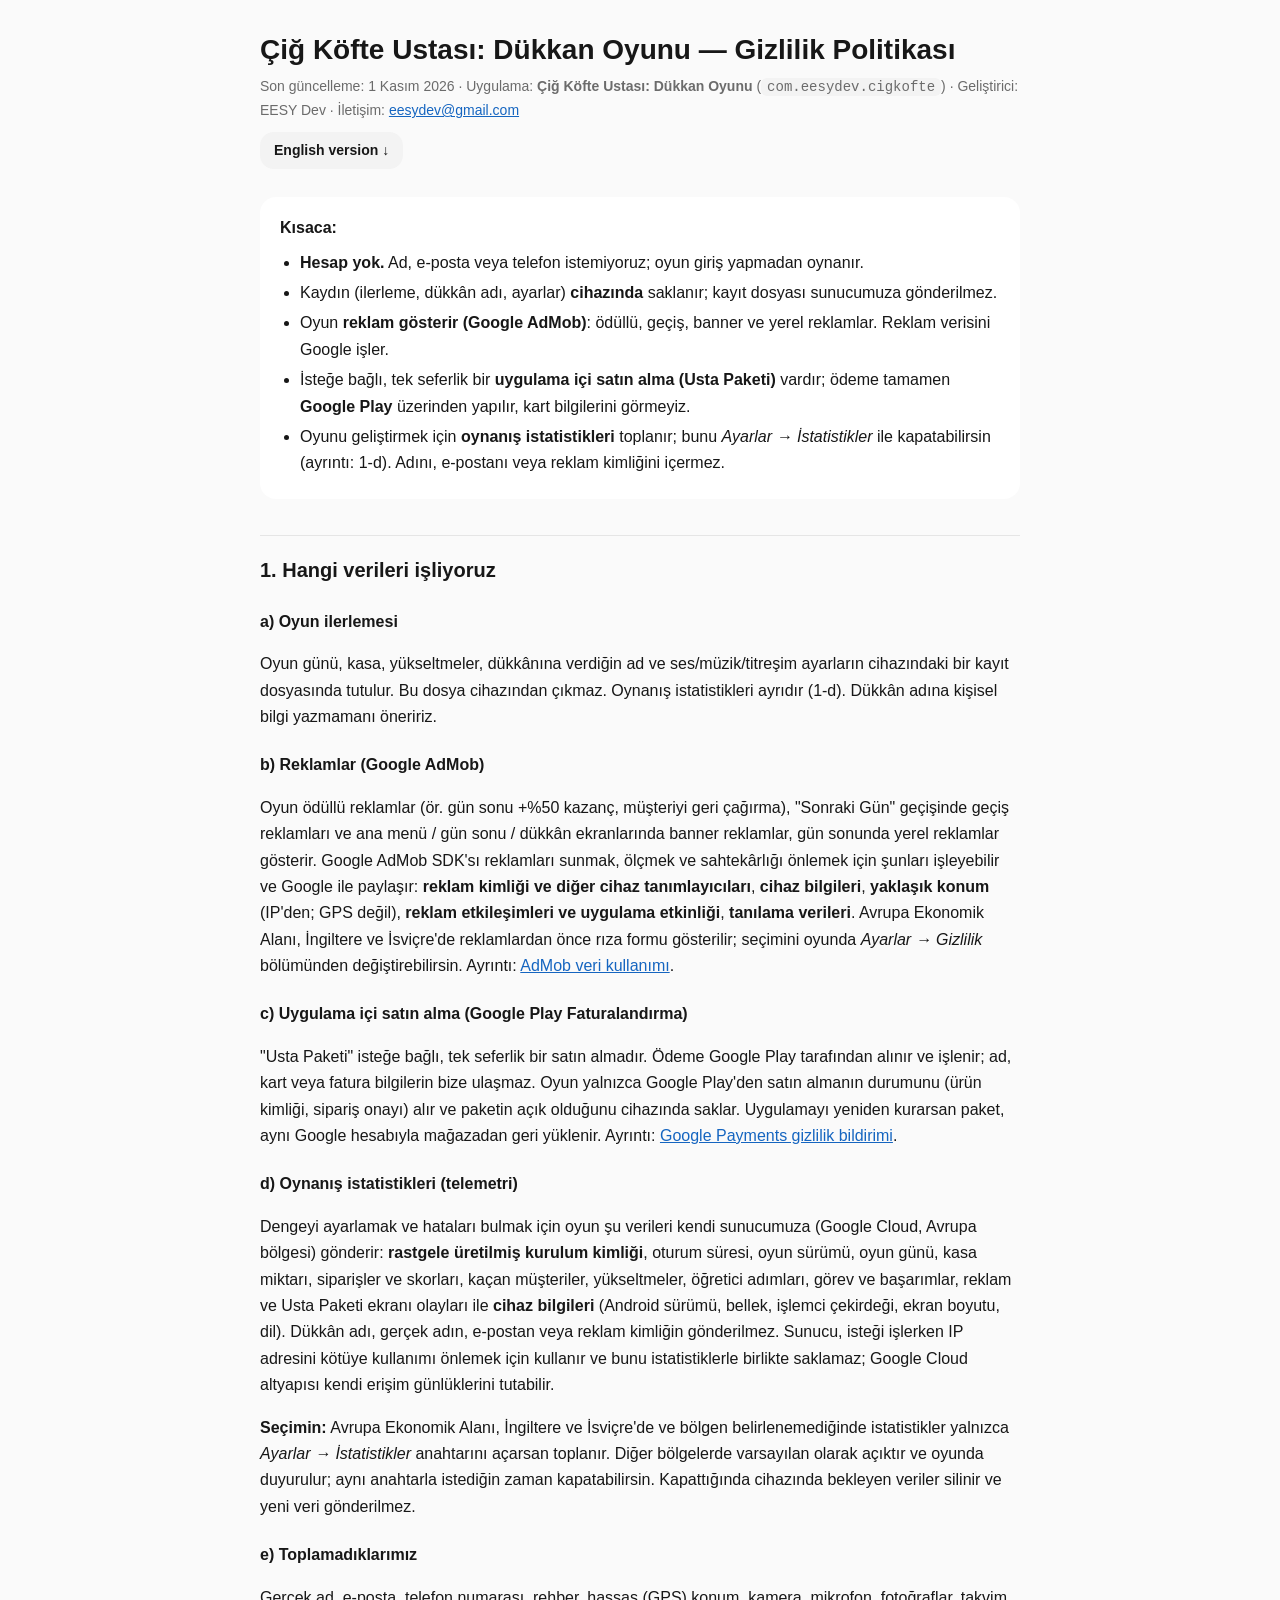
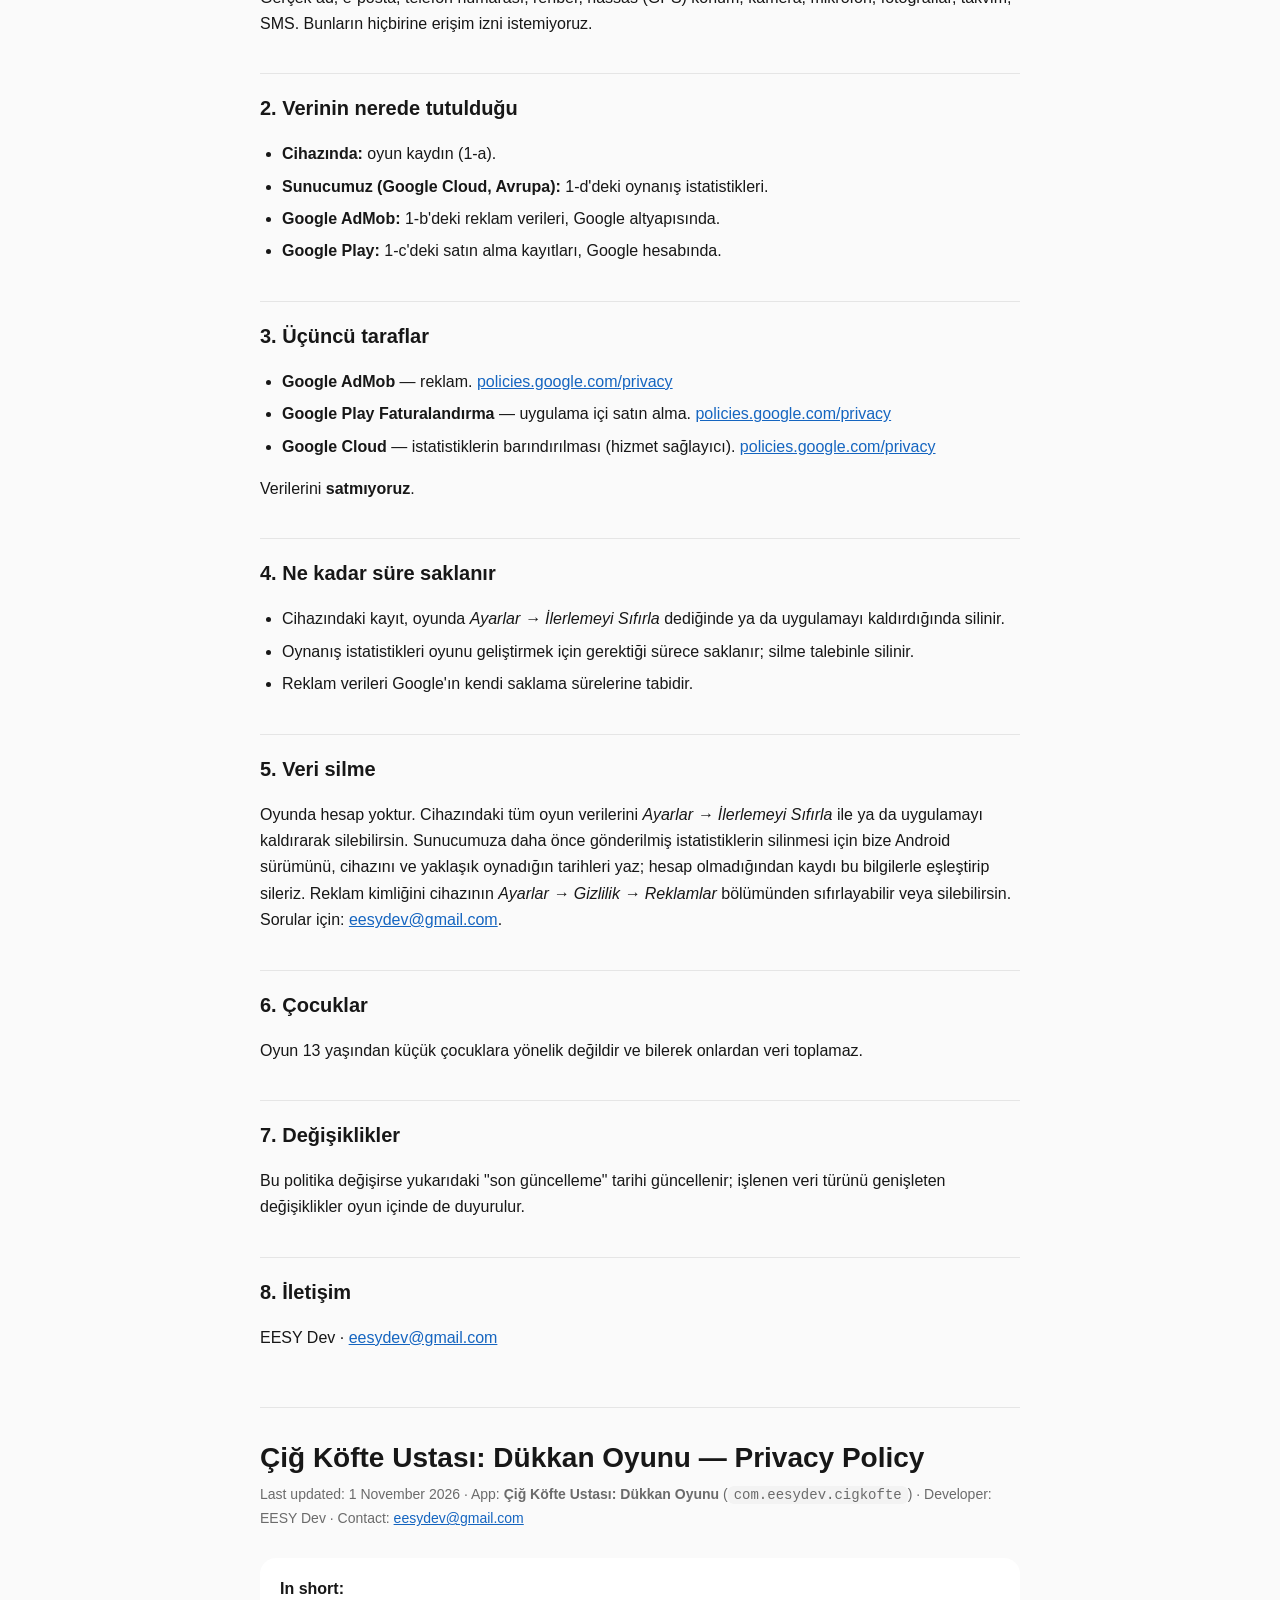
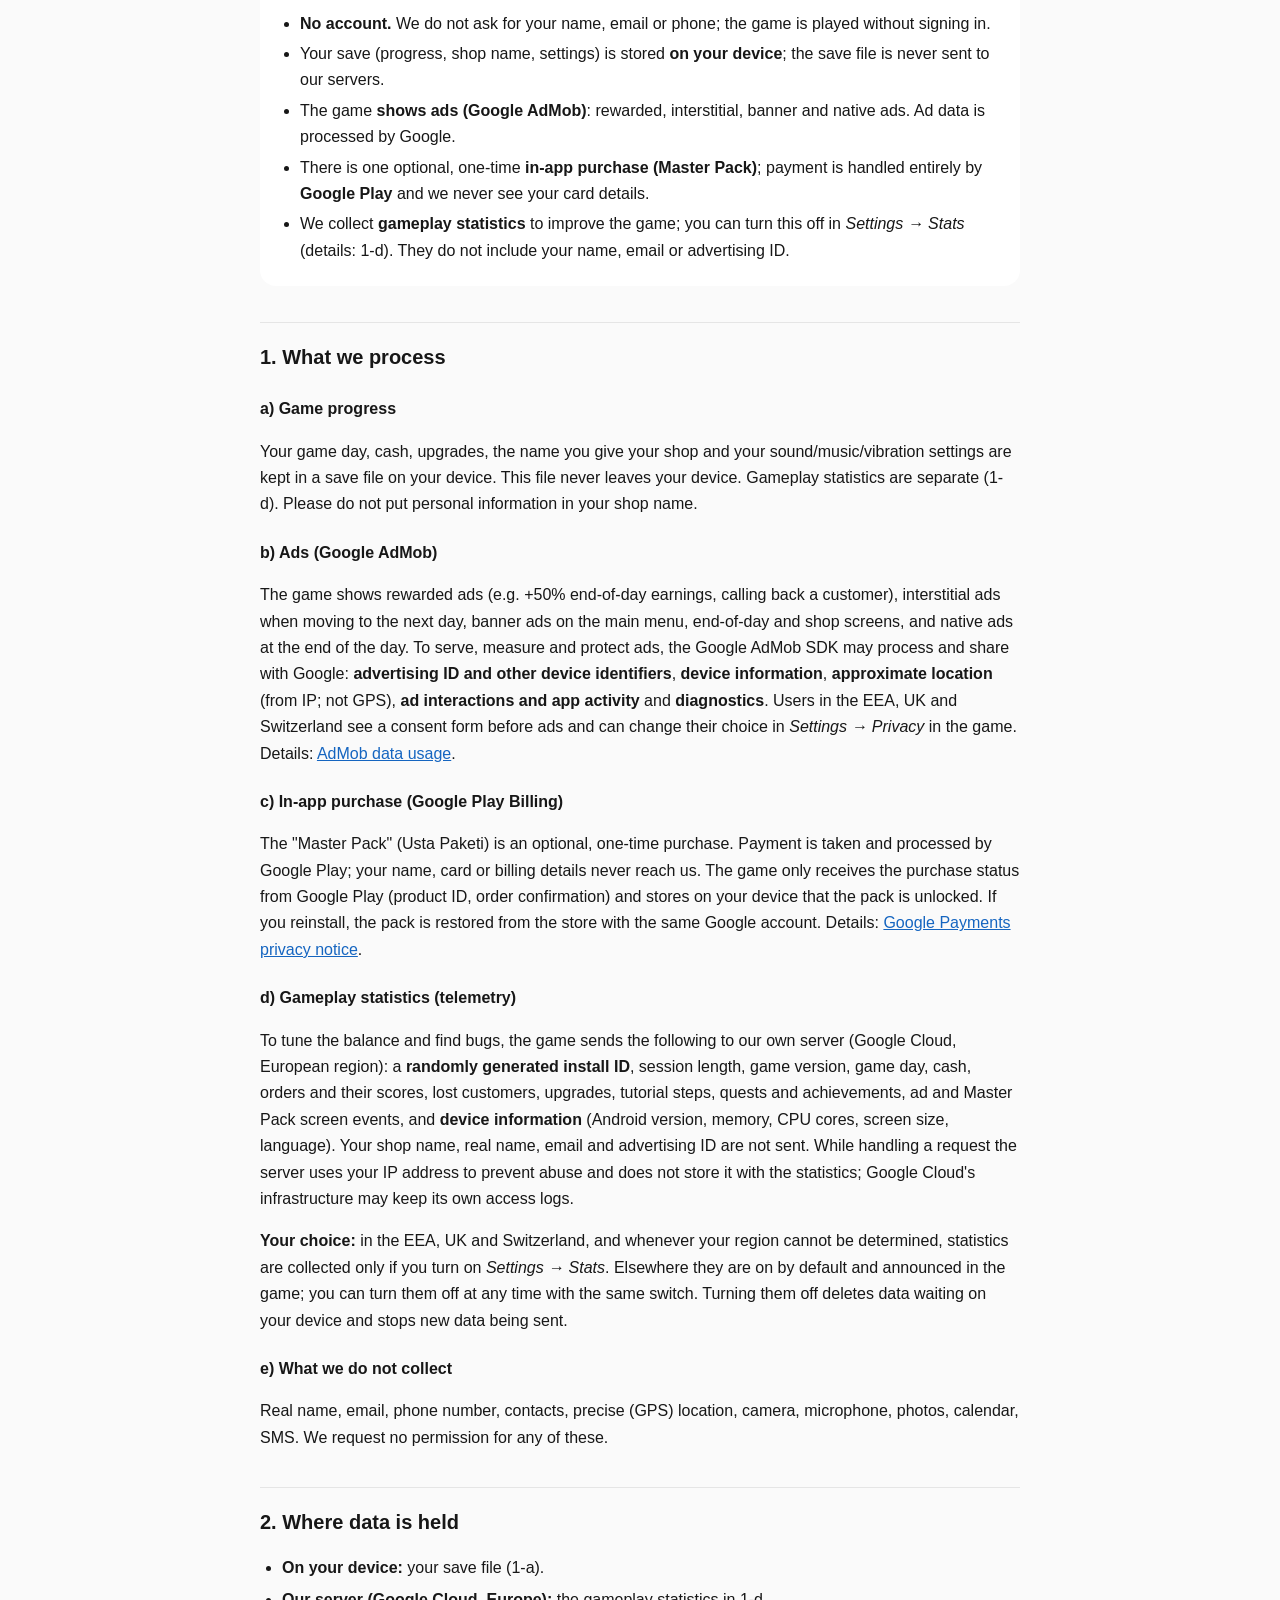
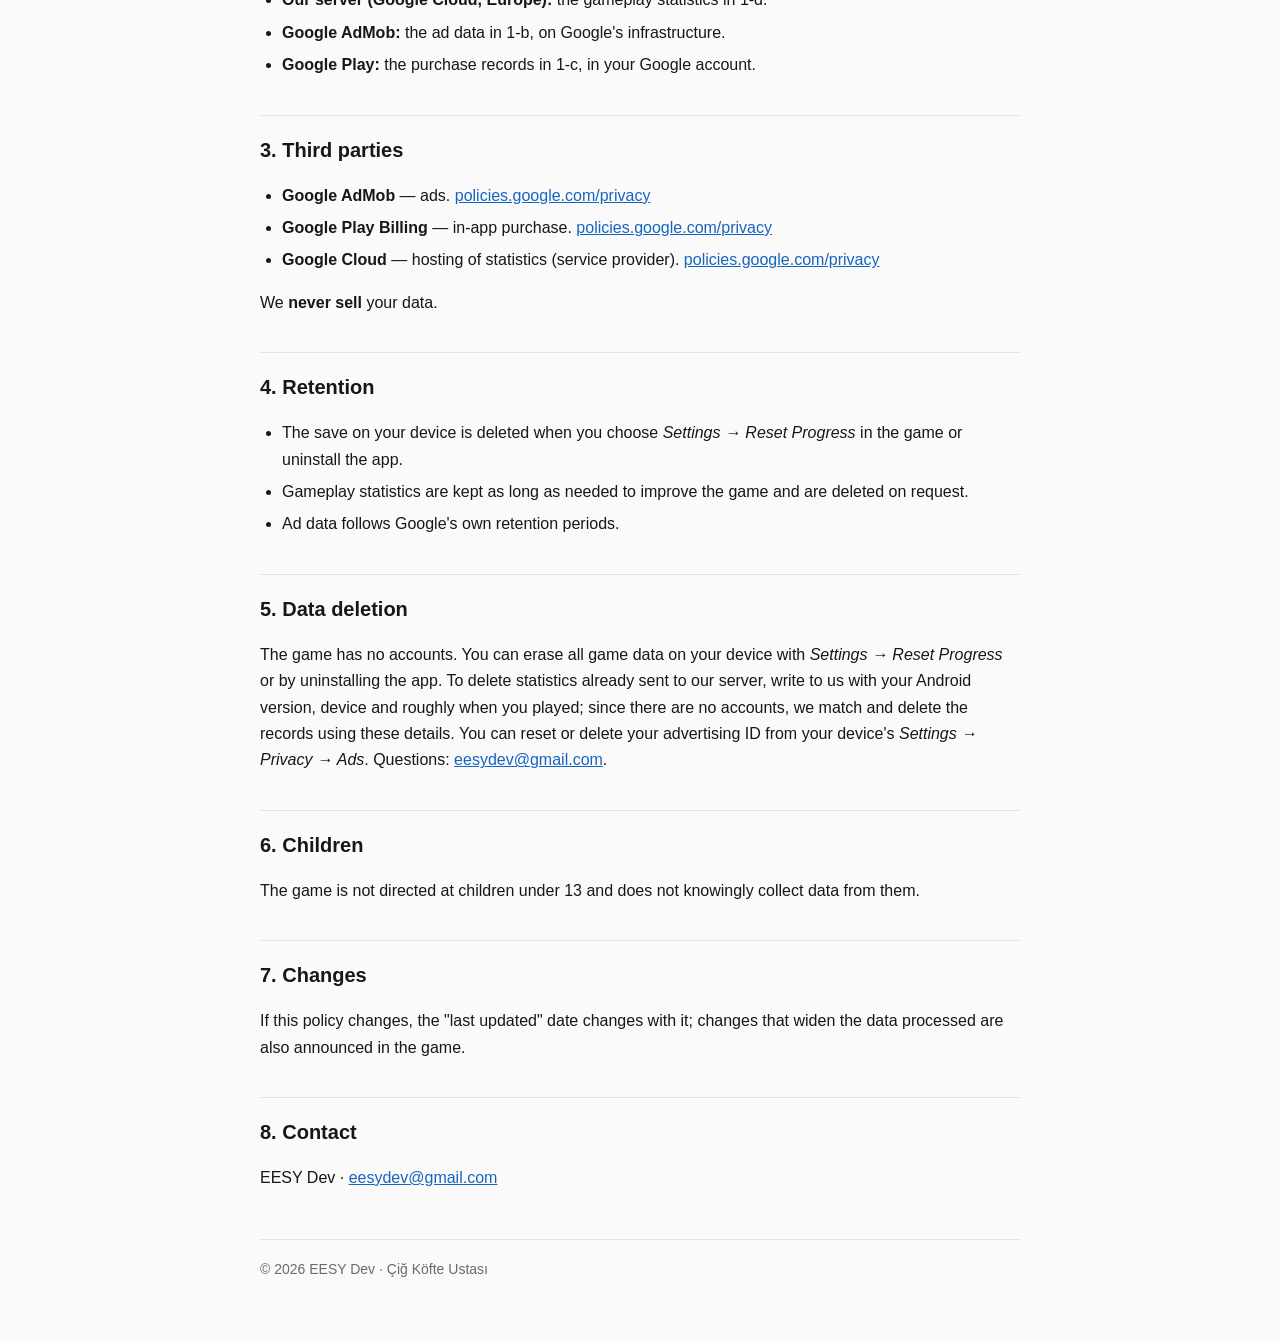
<file: cigkofte/privacy.html>
<!doctype html>
<html lang="tr">
<head>
<meta charset="utf-8">
<meta name="viewport" content="width=device-width, initial-scale=1">
<title>Çiğ Köfte Ustası — Gizlilik Politikası / Privacy Policy</title>
<style>
  :root {
    --bg: #FAFAFA;
    --card: #FFFFFF;
    --text: #171717;
    --muted: #6B6B6B;
    --accent: #1565C0;
    --line: #E5E5E5;
    --chip: #F3F3F3;
  }
  @media (prefers-color-scheme: dark) {
    :root {
      --bg: #0F0F0F;
      --card: #1A1A1A;
      --text: #F5F5F5;
      --muted: #A3A3A3;
      --accent: #64B5F6;
      --line: #2A2A2A;
      --chip: #262626;
    }
  }
  * { box-sizing: border-box; }
  body {
    margin: 0;
    padding: 32px 20px 64px;
    background: var(--bg);
    color: var(--text);
    font: 16px/1.65 -apple-system, BlinkMacSystemFont, "Segoe UI", Roboto, Helvetica, Arial, sans-serif;
  }
  main { max-width: 760px; margin: 0 auto; }
  header { margin-bottom: 28px; }
  h1 { font-size: 28px; line-height: 1.25; margin: 0 0 8px; }
  h2 { font-size: 20px; margin: 36px 0 10px; padding-top: 18px; border-top: 1px solid var(--line); }
  h3 { font-size: 16px; margin: 22px 0 6px; }
  .meta { color: var(--muted); font-size: 14px; margin: 0; }
  .lede {
    background: var(--card);
    border-radius: 16px;
    padding: 18px 20px;
    margin: 24px 0 8px;
  }
  .lede ul { margin: 8px 0 0; padding-left: 20px; }
  .lede li { margin: 4px 0; }
  a { color: var(--accent); }
  ul, ol { padding-left: 22px; }
  li { margin: 6px 0; }
  code { background: var(--chip); border-radius: 6px; padding: 1px 6px; font-size: 14px; }
  .switch {
    display: inline-block;
    background: var(--chip);
    color: var(--text);
    border-radius: 14px;
    padding: 7px 14px;
    text-decoration: none;
    font-size: 14px;
    font-weight: 600;
    margin-top: 10px;
  }
  footer { margin-top: 48px; padding-top: 18px; border-top: 1px solid var(--line); color: var(--muted); font-size: 14px; }
</style>
</head>
<body>
<main>


<header>
  <h1>Çiğ Köfte Ustası: Dükkan Oyunu — Gizlilik Politikası</h1>
  <p class="meta">Son güncelleme: 1 Kasım 2026 · Uygulama: <strong>Çiğ Köfte Ustası: Dükkan Oyunu</strong> (<code>com.eesydev.cigkofte</code>) · Geliştirici: EESY Dev · İletişim: <a href="mailto:eesydev@gmail.com">eesydev@gmail.com</a></p>
  <a class="switch" href="#english">English version ↓</a>
</header>

<div class="lede">
  <strong>Kısaca:</strong>
  <ul>
    <li><strong>Hesap yok.</strong> Ad, e-posta veya telefon istemiyoruz; oyun giriş yapmadan oynanır.</li>
    <li>Kaydın (ilerleme, dükkân adı, ayarlar) <strong>cihazında</strong> saklanır; kayıt dosyası sunucumuza gönderilmez.</li>
    <li>Oyun <strong>reklam gösterir (Google AdMob)</strong>: ödüllü, geçiş, banner ve yerel reklamlar. Reklam verisini Google işler.</li>
    <li>İsteğe bağlı, tek seferlik bir <strong>uygulama içi satın alma (Usta Paketi)</strong> vardır; ödeme tamamen <strong>Google Play</strong> üzerinden yapılır, kart bilgilerini görmeyiz.</li>
    <li>Oyunu geliştirmek için <strong>oynanış istatistikleri</strong> toplanır; bunu <em>Ayarlar → İstatistikler</em> ile kapatabilirsin (ayrıntı: 1-d). Adını, e-postanı veya reklam kimliğini içermez.</li>
  </ul>
</div>

<h2>1. Hangi verileri işliyoruz</h2>

<h3>a) Oyun ilerlemesi</h3>
<p>Oyun günü, kasa, yükseltmeler, dükkânına verdiğin ad ve ses/müzik/titreşim ayarların cihazındaki bir kayıt dosyasında tutulur. Bu dosya cihazından çıkmaz. Oynanış istatistikleri ayrıdır (1-d). Dükkân adına kişisel bilgi yazmamanı öneririz.</p>

<h3>b) Reklamlar (Google AdMob)</h3>
<p>Oyun ödüllü reklamlar (ör. gün sonu +%50 kazanç, müşteriyi geri çağırma), "Sonraki Gün" geçişinde geçiş reklamları ve ana menü / gün sonu / dükkân ekranlarında banner reklamlar, gün sonunda yerel reklamlar gösterir. Google AdMob SDK'sı reklamları sunmak, ölçmek ve sahtekârlığı önlemek için şunları işleyebilir ve Google ile paylaşır: <strong>reklam kimliği ve diğer cihaz tanımlayıcıları</strong>, <strong>cihaz bilgileri</strong>, <strong>yaklaşık konum</strong> (IP'den; GPS değil), <strong>reklam etkileşimleri ve uygulama etkinliği</strong>, <strong>tanılama verileri</strong>. Avrupa Ekonomik Alanı, İngiltere ve İsviçre'de reklamlardan önce rıza formu gösterilir; seçimini oyunda <em>Ayarlar → Gizlilik</em> bölümünden değiştirebilirsin. Ayrıntı: <a href="https://support.google.com/admob/answer/6128543">AdMob veri kullanımı</a>.</p>

<h3>c) Uygulama içi satın alma (Google Play Faturalandırma)</h3>
<p>"Usta Paketi" isteğe bağlı, tek seferlik bir satın almadır. Ödeme Google Play tarafından alınır ve işlenir; ad, kart veya fatura bilgilerin bize ulaşmaz. Oyun yalnızca Google Play'den satın almanın durumunu (ürün kimliği, sipariş onayı) alır ve paketin açık olduğunu cihazında saklar. Uygulamayı yeniden kurarsan paket, aynı Google hesabıyla mağazadan geri yüklenir. Ayrıntı: <a href="https://payments.google.com/payments/apis-secure/u/0/get_legal_document?ldo=0&amp;ldt=privacynotice">Google Payments gizlilik bildirimi</a>.</p>

<h3>d) Oynanış istatistikleri (telemetri)</h3>
<p>Dengeyi ayarlamak ve hataları bulmak için oyun şu verileri kendi sunucumuza (Google Cloud, Avrupa bölgesi) gönderir: <strong>rastgele üretilmiş kurulum kimliği</strong>, oturum süresi, oyun sürümü, oyun günü, kasa miktarı, siparişler ve skorları, kaçan müşteriler, yükseltmeler, öğretici adımları, görev ve başarımlar, reklam ve Usta Paketi ekranı olayları ile <strong>cihaz bilgileri</strong> (Android sürümü, bellek, işlemci çekirdeği, ekran boyutu, dil). Dükkân adı, gerçek adın, e-postan veya reklam kimliğin gönderilmez. Sunucu, isteği işlerken IP adresini kötüye kullanımı önlemek için kullanır ve bunu istatistiklerle birlikte saklamaz; Google Cloud altyapısı kendi erişim günlüklerini tutabilir.</p>
<p><strong>Seçimin:</strong> Avrupa Ekonomik Alanı, İngiltere ve İsviçre'de ve bölgen belirlenemediğinde istatistikler yalnızca <em>Ayarlar → İstatistikler</em> anahtarını açarsan toplanır. Diğer bölgelerde varsayılan olarak açıktır ve oyunda duyurulur; aynı anahtarla istediğin zaman kapatabilirsin. Kapattığında cihazında bekleyen veriler silinir ve yeni veri gönderilmez.</p>

<h3>e) Toplamadıklarımız</h3>
<p>Gerçek ad, e-posta, telefon numarası, rehber, hassas (GPS) konum, kamera, mikrofon, fotoğraflar, takvim, SMS. Bunların hiçbirine erişim izni istemiyoruz.</p>

<h2>2. Verinin nerede tutulduğu</h2>
<ul>
  <li><strong>Cihazında:</strong> oyun kaydın (1-a).</li>
  <li><strong>Sunucumuz (Google Cloud, Avrupa):</strong> 1-d'deki oynanış istatistikleri.</li>
  <li><strong>Google AdMob:</strong> 1-b'deki reklam verileri, Google altyapısında.</li>
  <li><strong>Google Play:</strong> 1-c'deki satın alma kayıtları, Google hesabında.</li>
</ul>

<h2>3. Üçüncü taraflar</h2>
<ul>
  <li><strong>Google AdMob</strong> — reklam. <a href="https://policies.google.com/privacy">policies.google.com/privacy</a></li>
  <li><strong>Google Play Faturalandırma</strong> — uygulama içi satın alma. <a href="https://policies.google.com/privacy">policies.google.com/privacy</a></li>
  <li><strong>Google Cloud</strong> — istatistiklerin barındırılması (hizmet sağlayıcı). <a href="https://policies.google.com/privacy">policies.google.com/privacy</a></li>
</ul>
<p>Verilerini <strong>satmıyoruz</strong>.</p>

<h2>4. Ne kadar süre saklanır</h2>
<ul>
  <li>Cihazındaki kayıt, oyunda <em>Ayarlar → İlerlemeyi Sıfırla</em> dediğinde ya da uygulamayı kaldırdığında silinir.</li>
  <li>Oynanış istatistikleri oyunu geliştirmek için gerektiği sürece saklanır; silme talebinle silinir.</li>
  <li>Reklam verileri Google'ın kendi saklama sürelerine tabidir.</li>
</ul>

<h2 id="hesap-silme">5. Veri silme</h2>
<p>Oyunda hesap yoktur. Cihazındaki tüm oyun verilerini <em>Ayarlar → İlerlemeyi Sıfırla</em> ile ya da uygulamayı kaldırarak silebilirsin. Sunucumuza daha önce gönderilmiş istatistiklerin silinmesi için bize Android sürümünü, cihazını ve yaklaşık oynadığın tarihleri yaz; hesap olmadığından kaydı bu bilgilerle eşleştirip sileriz. Reklam kimliğini cihazının <em>Ayarlar → Gizlilik → Reklamlar</em> bölümünden sıfırlayabilir veya silebilirsin. Sorular için: <a href="mailto:eesydev@gmail.com?subject=%C3%87i%C4%9F%20K%C3%B6fte%20Ustas%C4%B1%20gizlilik">eesydev@gmail.com</a>.</p>

<h2>6. Çocuklar</h2>
<p>Oyun 13 yaşından küçük çocuklara yönelik değildir ve bilerek onlardan veri toplamaz.</p>

<h2>7. Değişiklikler</h2>
<p>Bu politika değişirse yukarıdaki "son güncelleme" tarihi güncellenir; işlenen veri türünü genişleten değişiklikler oyun içinde de duyurulur.</p>

<h2>8. İletişim</h2>
<p>EESY Dev · <a href="mailto:eesydev@gmail.com">eesydev@gmail.com</a></p>

<hr id="english" style="margin:56px 0 0; border:0; border-top:1px solid var(--line)">

<header style="margin-top:32px">
  <h1>Çiğ Köfte Ustası: Dükkan Oyunu — Privacy Policy</h1>
  <p class="meta">Last updated: 1 November 2026 · App: <strong>Çiğ Köfte Ustası: Dükkan Oyunu</strong> (<code>com.eesydev.cigkofte</code>) · Developer: EESY Dev · Contact: <a href="mailto:eesydev@gmail.com">eesydev@gmail.com</a></p>
</header>

<div class="lede">
  <strong>In short:</strong>
  <ul>
    <li><strong>No account.</strong> We do not ask for your name, email or phone; the game is played without signing in.</li>
    <li>Your save (progress, shop name, settings) is stored <strong>on your device</strong>; the save file is never sent to our servers.</li>
    <li>The game <strong>shows ads (Google AdMob)</strong>: rewarded, interstitial, banner and native ads. Ad data is processed by Google.</li>
    <li>There is one optional, one-time <strong>in-app purchase (Master Pack)</strong>; payment is handled entirely by <strong>Google Play</strong> and we never see your card details.</li>
    <li>We collect <strong>gameplay statistics</strong> to improve the game; you can turn this off in <em>Settings → Stats</em> (details: 1-d). They do not include your name, email or advertising ID.</li>
  </ul>
</div>

<h2>1. What we process</h2>
<h3>a) Game progress</h3>
<p>Your game day, cash, upgrades, the name you give your shop and your sound/music/vibration settings are kept in a save file on your device. This file never leaves your device. Gameplay statistics are separate (1-d). Please do not put personal information in your shop name.</p>
<h3>b) Ads (Google AdMob)</h3>
<p>The game shows rewarded ads (e.g. +50% end-of-day earnings, calling back a customer), interstitial ads when moving to the next day, banner ads on the main menu, end-of-day and shop screens, and native ads at the end of the day. To serve, measure and protect ads, the Google AdMob SDK may process and share with Google: <strong>advertising ID and other device identifiers</strong>, <strong>device information</strong>, <strong>approximate location</strong> (from IP; not GPS), <strong>ad interactions and app activity</strong> and <strong>diagnostics</strong>. Users in the EEA, UK and Switzerland see a consent form before ads and can change their choice in <em>Settings → Privacy</em> in the game. Details: <a href="https://support.google.com/admob/answer/6128543">AdMob data usage</a>.</p>
<h3>c) In-app purchase (Google Play Billing)</h3>
<p>The "Master Pack" (Usta Paketi) is an optional, one-time purchase. Payment is taken and processed by Google Play; your name, card or billing details never reach us. The game only receives the purchase status from Google Play (product ID, order confirmation) and stores on your device that the pack is unlocked. If you reinstall, the pack is restored from the store with the same Google account. Details: <a href="https://payments.google.com/payments/apis-secure/u/0/get_legal_document?ldo=0&amp;ldt=privacynotice">Google Payments privacy notice</a>.</p>
<h3>d) Gameplay statistics (telemetry)</h3>
<p>To tune the balance and find bugs, the game sends the following to our own server (Google Cloud, European region): a <strong>randomly generated install ID</strong>, session length, game version, game day, cash, orders and their scores, lost customers, upgrades, tutorial steps, quests and achievements, ad and Master Pack screen events, and <strong>device information</strong> (Android version, memory, CPU cores, screen size, language). Your shop name, real name, email and advertising ID are not sent. While handling a request the server uses your IP address to prevent abuse and does not store it with the statistics; Google Cloud's infrastructure may keep its own access logs.</p>
<p><strong>Your choice:</strong> in the EEA, UK and Switzerland, and whenever your region cannot be determined, statistics are collected only if you turn on <em>Settings → Stats</em>. Elsewhere they are on by default and announced in the game; you can turn them off at any time with the same switch. Turning them off deletes data waiting on your device and stops new data being sent.</p>

<h3>e) What we do not collect</h3>
<p>Real name, email, phone number, contacts, precise (GPS) location, camera, microphone, photos, calendar, SMS. We request no permission for any of these.</p>

<h2>2. Where data is held</h2>
<ul>
  <li><strong>On your device:</strong> your save file (1-a).</li>
  <li><strong>Our server (Google Cloud, Europe):</strong> the gameplay statistics in 1-d.</li>
  <li><strong>Google AdMob:</strong> the ad data in 1-b, on Google's infrastructure.</li>
  <li><strong>Google Play:</strong> the purchase records in 1-c, in your Google account.</li>
</ul>

<h2>3. Third parties</h2>
<ul>
  <li><strong>Google AdMob</strong> — ads. <a href="https://policies.google.com/privacy">policies.google.com/privacy</a></li>
  <li><strong>Google Play Billing</strong> — in-app purchase. <a href="https://policies.google.com/privacy">policies.google.com/privacy</a></li>
  <li><strong>Google Cloud</strong> — hosting of statistics (service provider). <a href="https://policies.google.com/privacy">policies.google.com/privacy</a></li>
</ul>
<p>We <strong>never sell</strong> your data.</p>

<h2>4. Retention</h2>
<ul>
  <li>The save on your device is deleted when you choose <em>Settings → Reset Progress</em> in the game or uninstall the app.</li>
  <li>Gameplay statistics are kept as long as needed to improve the game and are deleted on request.</li>
  <li>Ad data follows Google's own retention periods.</li>
</ul>

<h2 id="account-deletion">5. Data deletion</h2>
<p>The game has no accounts. You can erase all game data on your device with <em>Settings → Reset Progress</em> or by uninstalling the app. To delete statistics already sent to our server, write to us with your Android version, device and roughly when you played; since there are no accounts, we match and delete the records using these details. You can reset or delete your advertising ID from your device's <em>Settings → Privacy → Ads</em>. Questions: <a href="mailto:eesydev@gmail.com?subject=Cig%20Kofte%20Ustasi%20privacy">eesydev@gmail.com</a>.</p>

<h2>6. Children</h2>
<p>The game is not directed at children under 13 and does not knowingly collect data from them.</p>

<h2>7. Changes</h2>
<p>If this policy changes, the "last updated" date changes with it; changes that widen the data processed are also announced in the game.</p>

<h2>8. Contact</h2>
<p>EESY Dev · <a href="mailto:eesydev@gmail.com">eesydev@gmail.com</a></p>

<footer>© 2026 EESY Dev · Çiğ Köfte Ustası</footer>

</main>
</body>
</html>
</file>
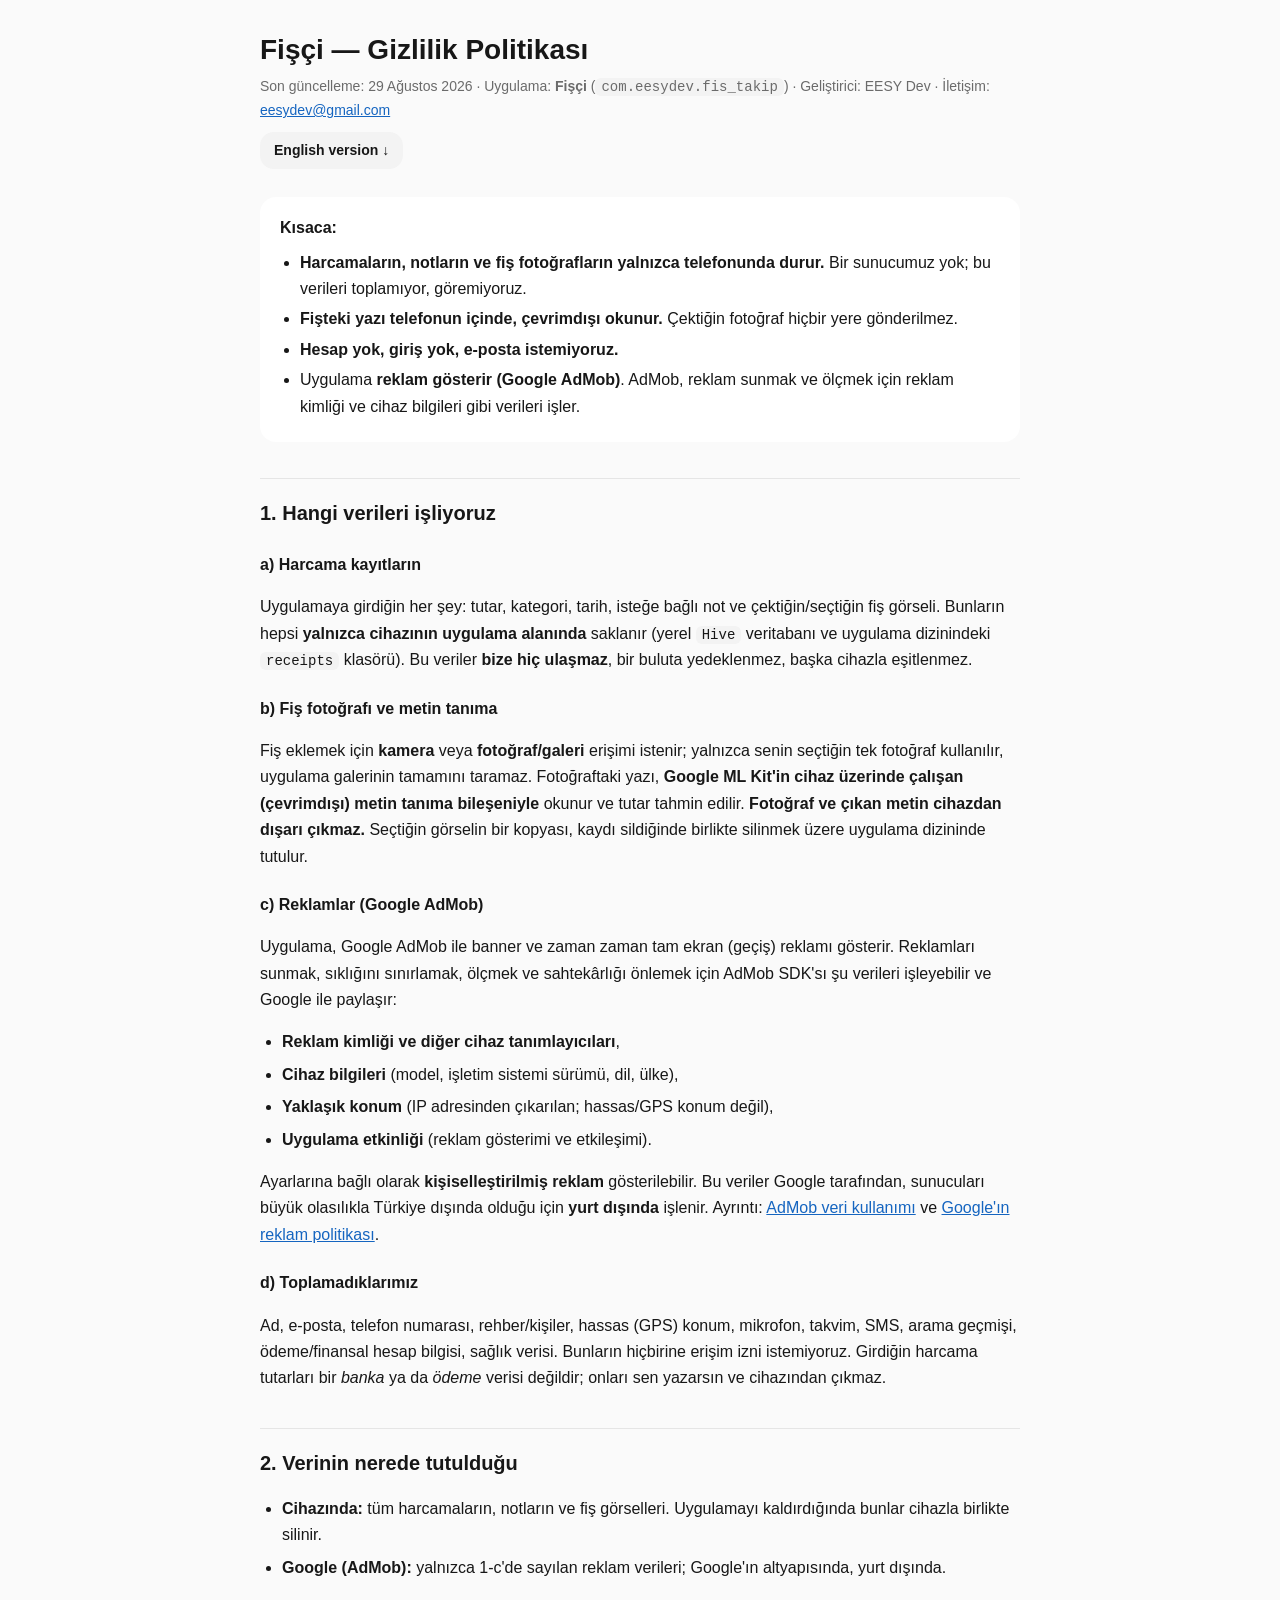
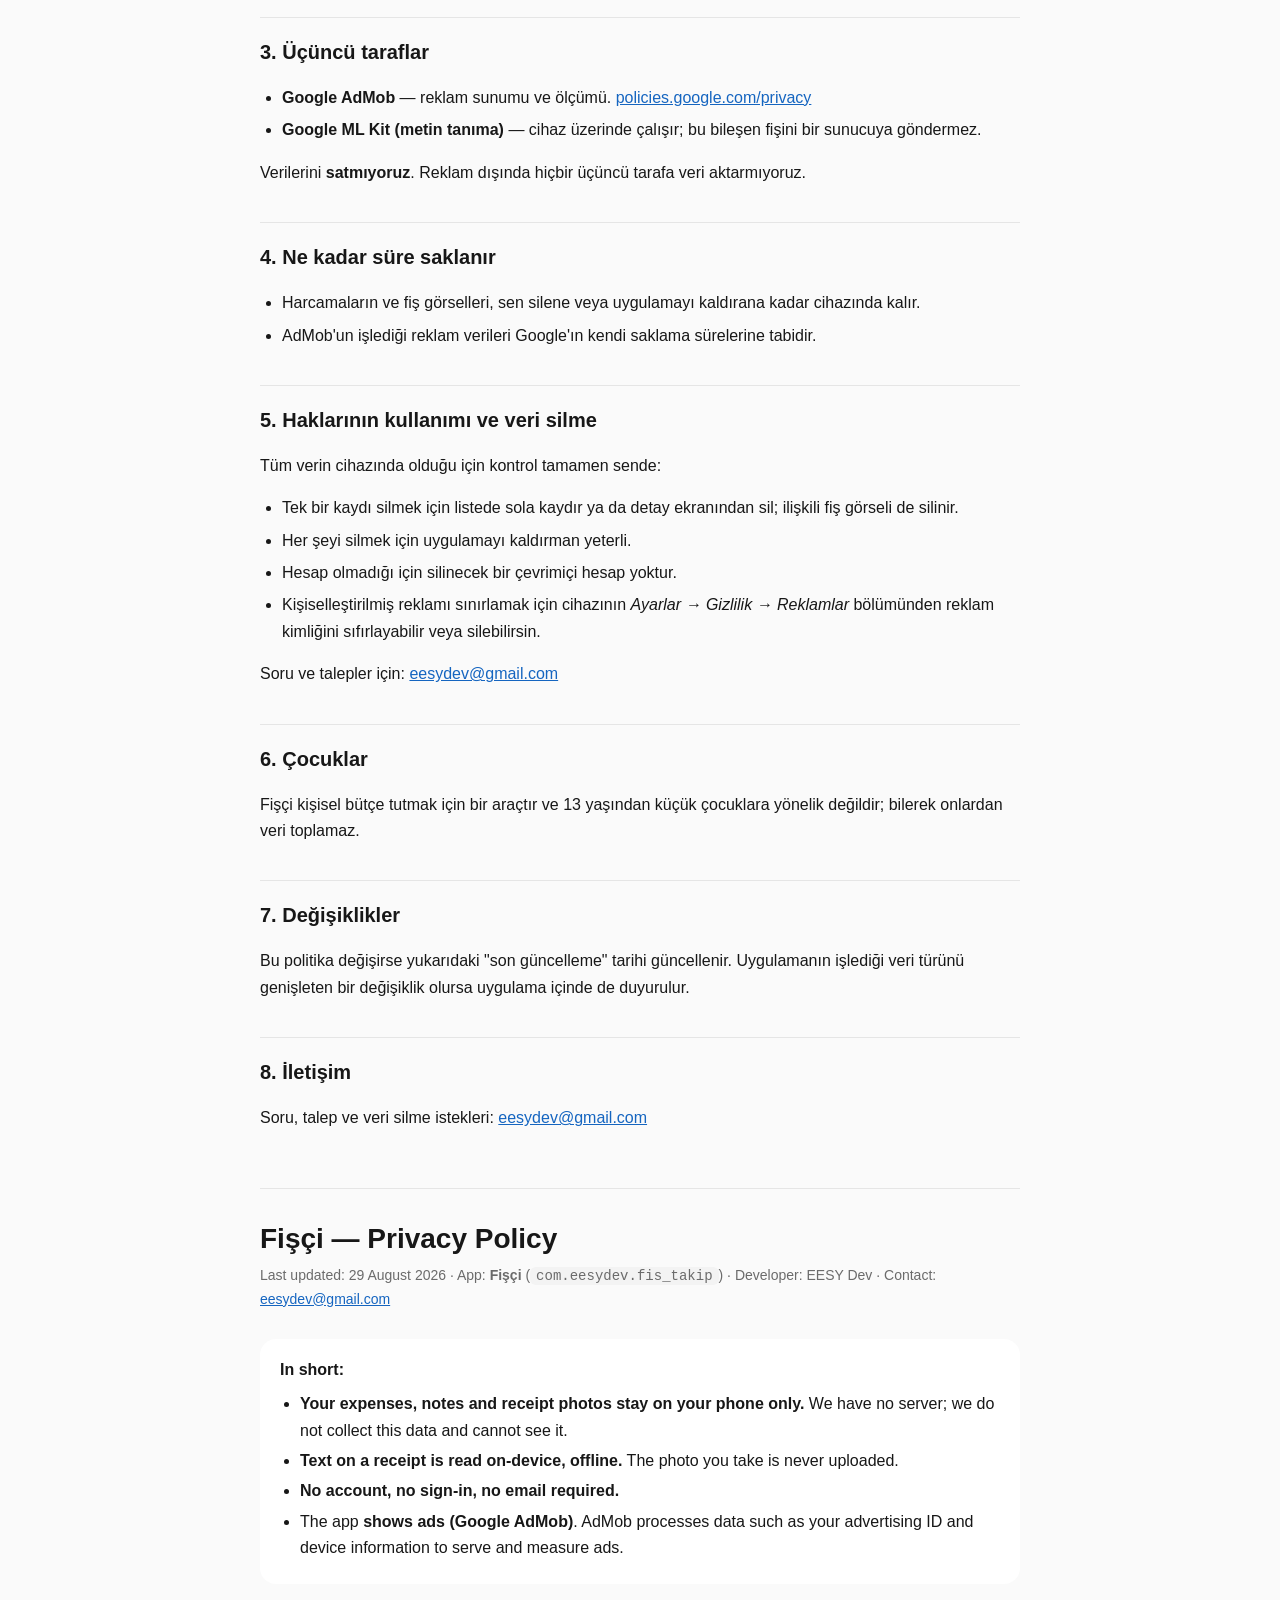
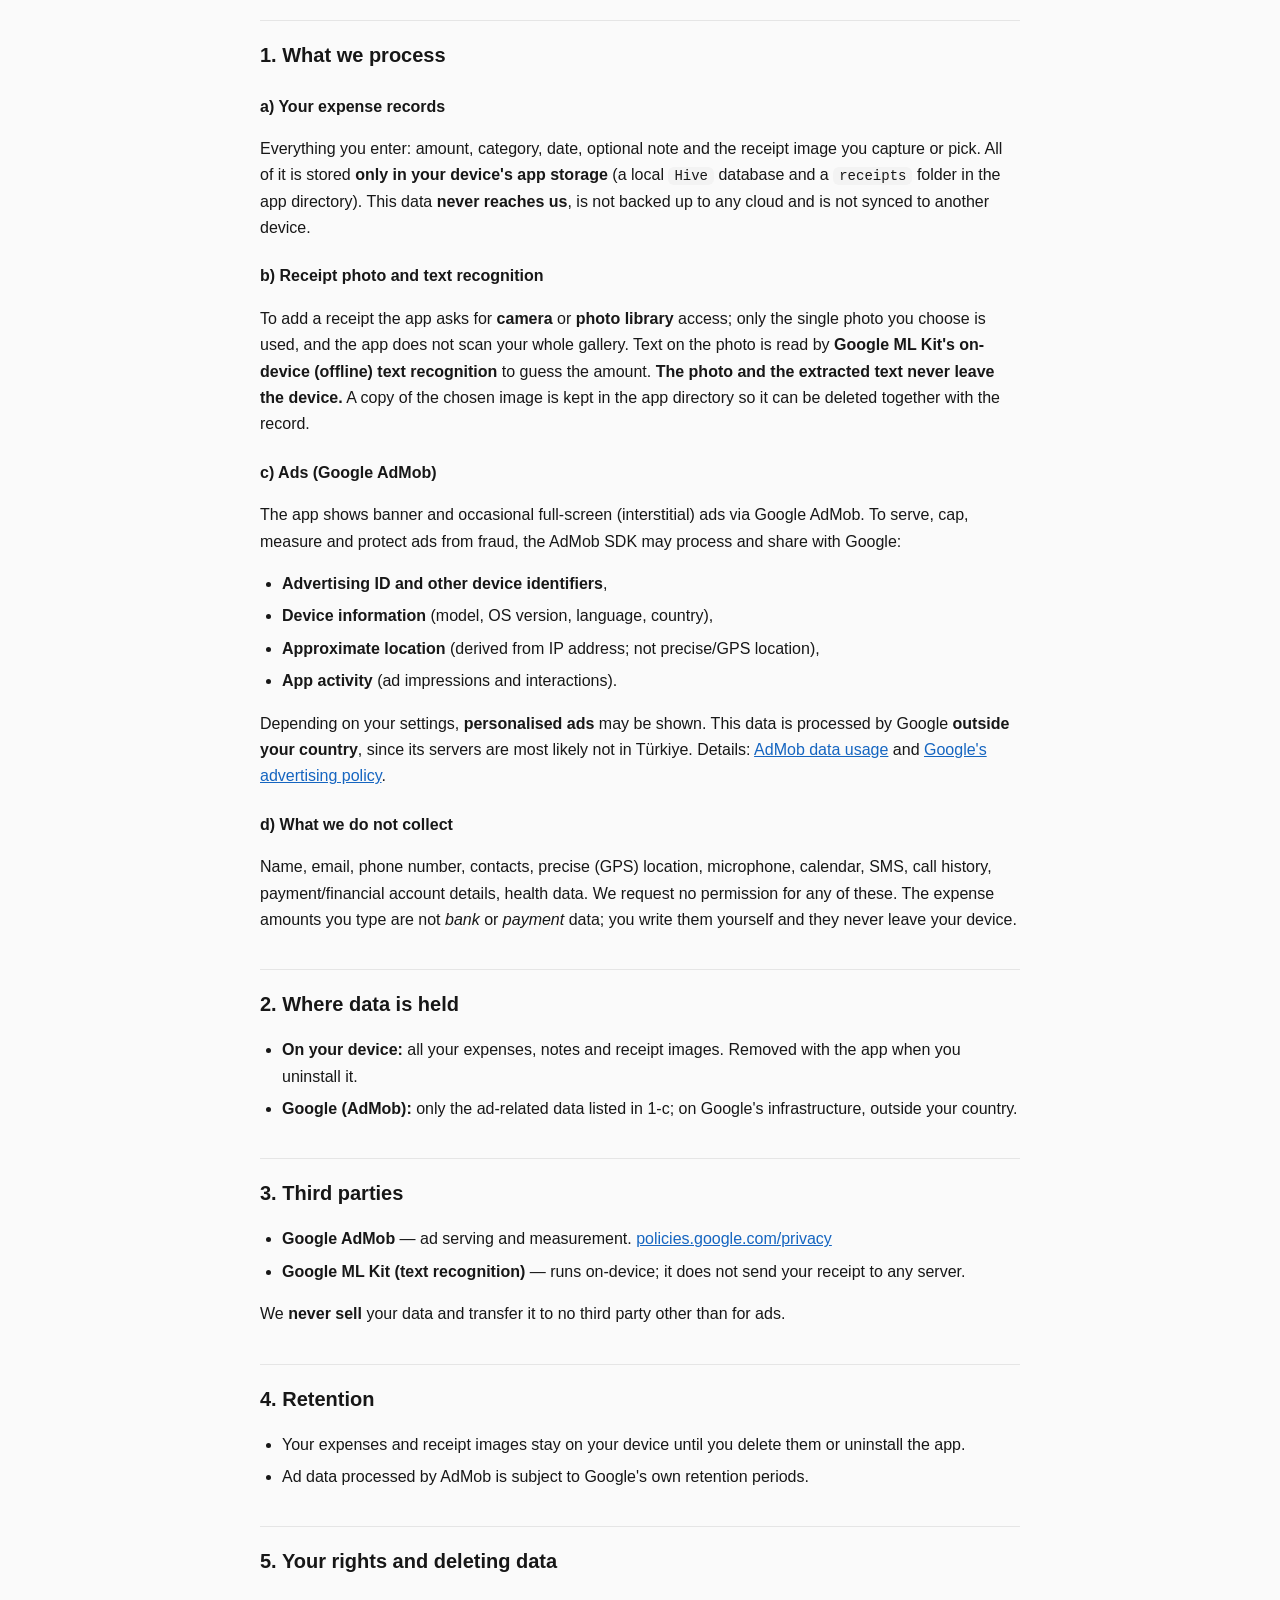
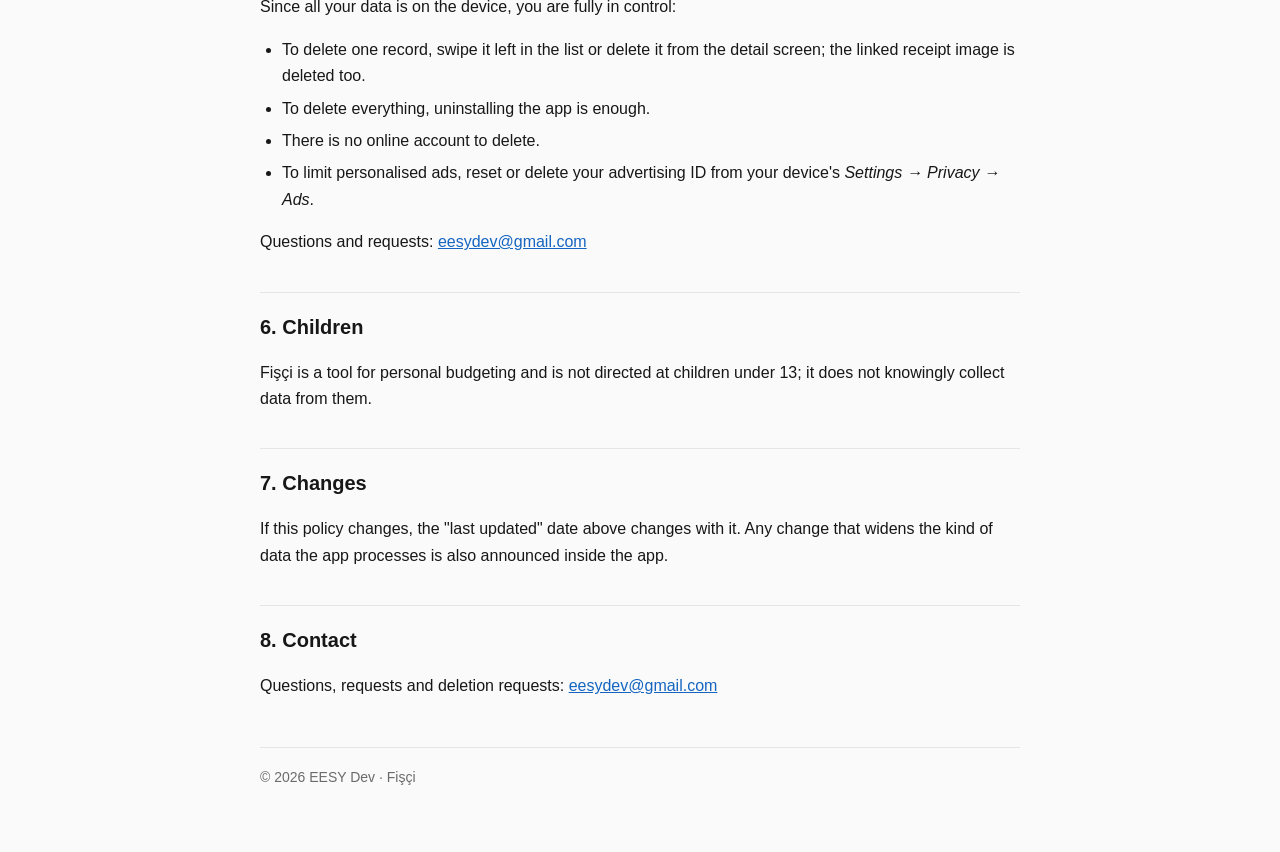
<file: fisci/privacy.html>
<!doctype html>
<html lang="tr">
<head>
<meta charset="utf-8">
<meta name="viewport" content="width=device-width, initial-scale=1">
<title>Fişçi — Gizlilik Politikası / Privacy Policy</title>
<style>
  :root {
    --bg: #FAFAFA;
    --card: #FFFFFF;
    --text: #171717;
    --muted: #6B6B6B;
    --accent: #1565C0;
    --line: #E5E5E5;
    --chip: #F3F3F3;
  }
  @media (prefers-color-scheme: dark) {
    :root {
      --bg: #0F0F0F;
      --card: #1A1A1A;
      --text: #F5F5F5;
      --muted: #A3A3A3;
      --accent: #64B5F6;
      --line: #2A2A2A;
      --chip: #262626;
    }
  }
  * { box-sizing: border-box; }
  body {
    margin: 0;
    padding: 32px 20px 64px;
    background: var(--bg);
    color: var(--text);
    font: 16px/1.65 -apple-system, BlinkMacSystemFont, "Segoe UI", Roboto, Helvetica, Arial, sans-serif;
  }
  main { max-width: 760px; margin: 0 auto; }
  header { margin-bottom: 28px; }
  h1 { font-size: 28px; line-height: 1.25; margin: 0 0 8px; }
  h2 { font-size: 20px; margin: 36px 0 10px; padding-top: 18px; border-top: 1px solid var(--line); }
  h3 { font-size: 16px; margin: 22px 0 6px; }
  .meta { color: var(--muted); font-size: 14px; margin: 0; }
  .lede {
    background: var(--card);
    border-radius: 16px;
    padding: 18px 20px;
    margin: 24px 0 8px;
  }
  .lede ul { margin: 8px 0 0; padding-left: 20px; }
  .lede li { margin: 4px 0; }
  a { color: var(--accent); }
  ul, ol { padding-left: 22px; }
  li { margin: 6px 0; }
  code { background: var(--chip); border-radius: 6px; padding: 1px 6px; font-size: 14px; }
  .switch {
    display: inline-block;
    background: var(--chip);
    color: var(--text);
    border-radius: 14px;
    padding: 7px 14px;
    text-decoration: none;
    font-size: 14px;
    font-weight: 600;
    margin-top: 10px;
  }
  footer { margin-top: 48px; padding-top: 18px; border-top: 1px solid var(--line); color: var(--muted); font-size: 14px; }
</style>
</head>
<body>
<main>

<header>
  <h1>Fişçi — Gizlilik Politikası</h1>
  <p class="meta">Son güncelleme: 29 Ağustos 2026 · Uygulama: <strong>Fişçi</strong> (<code>com.eesydev.fis_takip</code>) · Geliştirici: EESY Dev · İletişim: <a href="mailto:eesydev@gmail.com">eesydev@gmail.com</a></p>
  <a class="switch" href="#english">English version ↓</a>
</header>

<div class="lede">
  <strong>Kısaca:</strong>
  <ul>
    <li><strong>Harcamaların, notların ve fiş fotoğrafların yalnızca telefonunda durur.</strong> Bir sunucumuz yok; bu verileri toplamıyor, göremiyoruz.</li>
    <li><strong>Fişteki yazı telefonun içinde, çevrimdışı okunur.</strong> Çektiğin fotoğraf hiçbir yere gönderilmez.</li>
    <li><strong>Hesap yok, giriş yok, e-posta istemiyoruz.</strong></li>
    <li>Uygulama <strong>reklam gösterir (Google AdMob)</strong>. AdMob, reklam sunmak ve ölçmek için reklam kimliği ve cihaz bilgileri gibi verileri işler.</li>
  </ul>
</div>

<h2>1. Hangi verileri işliyoruz</h2>

<h3>a) Harcama kayıtların</h3>
<p>Uygulamaya girdiğin her şey: tutar, kategori, tarih, isteğe bağlı not ve çektiğin/seçtiğin fiş görseli. Bunların hepsi <strong>yalnızca cihazının uygulama alanında</strong> saklanır (yerel <code>Hive</code> veritabanı ve uygulama dizinindeki <code>receipts</code> klasörü). Bu veriler <strong>bize hiç ulaşmaz</strong>, bir buluta yedeklenmez, başka cihazla eşitlenmez.</p>

<h3>b) Fiş fotoğrafı ve metin tanıma</h3>
<p>Fiş eklemek için <strong>kamera</strong> veya <strong>fotoğraf/galeri</strong> erişimi istenir; yalnızca senin seçtiğin tek fotoğraf kullanılır, uygulama galerinin tamamını taramaz. Fotoğraftaki yazı, <strong>Google ML Kit'in cihaz üzerinde çalışan (çevrimdışı) metin tanıma bileşeniyle</strong> okunur ve tutar tahmin edilir. <strong>Fotoğraf ve çıkan metin cihazdan dışarı çıkmaz.</strong> Seçtiğin görselin bir kopyası, kaydı sildiğinde birlikte silinmek üzere uygulama dizininde tutulur.</p>

<h3>c) Reklamlar (Google AdMob)</h3>
<p>Uygulama, Google AdMob ile banner ve zaman zaman tam ekran (geçiş) reklamı gösterir. Reklamları sunmak, sıklığını sınırlamak, ölçmek ve sahtekârlığı önlemek için AdMob SDK'sı şu verileri işleyebilir ve Google ile paylaşır:</p>
<ul>
  <li><strong>Reklam kimliği ve diğer cihaz tanımlayıcıları</strong>,</li>
  <li><strong>Cihaz bilgileri</strong> (model, işletim sistemi sürümü, dil, ülke),</li>
  <li><strong>Yaklaşık konum</strong> (IP adresinden çıkarılan; hassas/GPS konum değil),</li>
  <li><strong>Uygulama etkinliği</strong> (reklam gösterimi ve etkileşimi).</li>
</ul>
<p>Ayarlarına bağlı olarak <strong>kişiselleştirilmiş reklam</strong> gösterilebilir. Bu veriler Google tarafından, sunucuları büyük olasılıkla Türkiye dışında olduğu için <strong>yurt dışında</strong> işlenir. Ayrıntı: <a href="https://support.google.com/admob/answer/6128543">AdMob veri kullanımı</a> ve <a href="https://policies.google.com/technologies/partner-sites">Google'ın reklam politikası</a>.</p>

<h3>d) Toplamadıklarımız</h3>
<p>Ad, e-posta, telefon numarası, rehber/kişiler, hassas (GPS) konum, mikrofon, takvim, SMS, arama geçmişi, ödeme/finansal hesap bilgisi, sağlık verisi. Bunların hiçbirine erişim izni istemiyoruz. Girdiğin harcama tutarları bir <em>banka</em> ya da <em>ödeme</em> verisi değildir; onları sen yazarsın ve cihazından çıkmaz.</p>

<h2>2. Verinin nerede tutulduğu</h2>
<ul>
  <li><strong>Cihazında:</strong> tüm harcamaların, notların ve fiş görselleri. Uygulamayı kaldırdığında bunlar cihazla birlikte silinir.</li>
  <li><strong>Google (AdMob):</strong> yalnızca 1-c'de sayılan reklam verileri; Google'ın altyapısında, yurt dışında.</li>
</ul>

<h2>3. Üçüncü taraflar</h2>
<ul>
  <li><strong>Google AdMob</strong> — reklam sunumu ve ölçümü. <a href="https://policies.google.com/privacy">policies.google.com/privacy</a></li>
  <li><strong>Google ML Kit (metin tanıma)</strong> — cihaz üzerinde çalışır; bu bileşen fişini bir sunucuya göndermez.</li>
</ul>
<p>Verilerini <strong>satmıyoruz</strong>. Reklam dışında hiçbir üçüncü tarafa veri aktarmıyoruz.</p>

<h2>4. Ne kadar süre saklanır</h2>
<ul>
  <li>Harcamaların ve fiş görselleri, sen silene veya uygulamayı kaldırana kadar cihazında kalır.</li>
  <li>AdMob'un işlediği reklam verileri Google'ın kendi saklama sürelerine tabidir.</li>
</ul>

<h2>5. Haklarının kullanımı ve veri silme</h2>
<p>Tüm verin cihazında olduğu için kontrol tamamen sende:</p>
<ul>
  <li>Tek bir kaydı silmek için listede sola kaydır ya da detay ekranından sil; ilişkili fiş görseli de silinir.</li>
  <li>Her şeyi silmek için uygulamayı kaldırman yeterli.</li>
  <li>Hesap olmadığı için silinecek bir çevrimiçi hesap yoktur.</li>
  <li>Kişiselleştirilmiş reklamı sınırlamak için cihazının <em>Ayarlar → Gizlilik → Reklamlar</em> bölümünden reklam kimliğini sıfırlayabilir veya silebilirsin.</li>
</ul>
<p>Soru ve talepler için: <a href="mailto:eesydev@gmail.com">eesydev@gmail.com</a></p>

<h2>6. Çocuklar</h2>
<p>Fişçi kişisel bütçe tutmak için bir araçtır ve 13 yaşından küçük çocuklara yönelik değildir; bilerek onlardan veri toplamaz.</p>

<h2>7. Değişiklikler</h2>
<p>Bu politika değişirse yukarıdaki "son güncelleme" tarihi güncellenir. Uygulamanın işlediği veri türünü genişleten bir değişiklik olursa uygulama içinde de duyurulur.</p>

<h2>8. İletişim</h2>
<p>Soru, talep ve veri silme istekleri: <a href="mailto:eesydev@gmail.com">eesydev@gmail.com</a></p>

<hr id="english" style="margin:56px 0 0; border:0; border-top:1px solid var(--line)">

<header style="margin-top:32px">
  <h1>Fişçi — Privacy Policy</h1>
  <p class="meta">Last updated: 29 August 2026 · App: <strong>Fişçi</strong> (<code>com.eesydev.fis_takip</code>) · Developer: EESY Dev · Contact: <a href="mailto:eesydev@gmail.com">eesydev@gmail.com</a></p>
</header>

<div class="lede">
  <strong>In short:</strong>
  <ul>
    <li><strong>Your expenses, notes and receipt photos stay on your phone only.</strong> We have no server; we do not collect this data and cannot see it.</li>
    <li><strong>Text on a receipt is read on-device, offline.</strong> The photo you take is never uploaded.</li>
    <li><strong>No account, no sign-in, no email required.</strong></li>
    <li>The app <strong>shows ads (Google AdMob)</strong>. AdMob processes data such as your advertising ID and device information to serve and measure ads.</li>
  </ul>
</div>

<h2>1. What we process</h2>

<h3>a) Your expense records</h3>
<p>Everything you enter: amount, category, date, optional note and the receipt image you capture or pick. All of it is stored <strong>only in your device's app storage</strong> (a local <code>Hive</code> database and a <code>receipts</code> folder in the app directory). This data <strong>never reaches us</strong>, is not backed up to any cloud and is not synced to another device.</p>

<h3>b) Receipt photo and text recognition</h3>
<p>To add a receipt the app asks for <strong>camera</strong> or <strong>photo library</strong> access; only the single photo you choose is used, and the app does not scan your whole gallery. Text on the photo is read by <strong>Google ML Kit's on-device (offline) text recognition</strong> to guess the amount. <strong>The photo and the extracted text never leave the device.</strong> A copy of the chosen image is kept in the app directory so it can be deleted together with the record.</p>

<h3>c) Ads (Google AdMob)</h3>
<p>The app shows banner and occasional full-screen (interstitial) ads via Google AdMob. To serve, cap, measure and protect ads from fraud, the AdMob SDK may process and share with Google:</p>
<ul>
  <li><strong>Advertising ID and other device identifiers</strong>,</li>
  <li><strong>Device information</strong> (model, OS version, language, country),</li>
  <li><strong>Approximate location</strong> (derived from IP address; not precise/GPS location),</li>
  <li><strong>App activity</strong> (ad impressions and interactions).</li>
</ul>
<p>Depending on your settings, <strong>personalised ads</strong> may be shown. This data is processed by Google <strong>outside your country</strong>, since its servers are most likely not in Türkiye. Details: <a href="https://support.google.com/admob/answer/6128543">AdMob data usage</a> and <a href="https://policies.google.com/technologies/partner-sites">Google's advertising policy</a>.</p>

<h3>d) What we do not collect</h3>
<p>Name, email, phone number, contacts, precise (GPS) location, microphone, calendar, SMS, call history, payment/financial account details, health data. We request no permission for any of these. The expense amounts you type are not <em>bank</em> or <em>payment</em> data; you write them yourself and they never leave your device.</p>

<h2>2. Where data is held</h2>
<ul>
  <li><strong>On your device:</strong> all your expenses, notes and receipt images. Removed with the app when you uninstall it.</li>
  <li><strong>Google (AdMob):</strong> only the ad-related data listed in 1-c; on Google's infrastructure, outside your country.</li>
</ul>

<h2>3. Third parties</h2>
<ul>
  <li><strong>Google AdMob</strong> — ad serving and measurement. <a href="https://policies.google.com/privacy">policies.google.com/privacy</a></li>
  <li><strong>Google ML Kit (text recognition)</strong> — runs on-device; it does not send your receipt to any server.</li>
</ul>
<p>We <strong>never sell</strong> your data and transfer it to no third party other than for ads.</p>

<h2>4. Retention</h2>
<ul>
  <li>Your expenses and receipt images stay on your device until you delete them or uninstall the app.</li>
  <li>Ad data processed by AdMob is subject to Google's own retention periods.</li>
</ul>

<h2>5. Your rights and deleting data</h2>
<p>Since all your data is on the device, you are fully in control:</p>
<ul>
  <li>To delete one record, swipe it left in the list or delete it from the detail screen; the linked receipt image is deleted too.</li>
  <li>To delete everything, uninstalling the app is enough.</li>
  <li>There is no online account to delete.</li>
  <li>To limit personalised ads, reset or delete your advertising ID from your device's <em>Settings → Privacy → Ads</em>.</li>
</ul>
<p>Questions and requests: <a href="mailto:eesydev@gmail.com">eesydev@gmail.com</a></p>

<h2>6. Children</h2>
<p>Fişçi is a tool for personal budgeting and is not directed at children under 13; it does not knowingly collect data from them.</p>

<h2>7. Changes</h2>
<p>If this policy changes, the "last updated" date above changes with it. Any change that widens the kind of data the app processes is also announced inside the app.</p>

<h2>8. Contact</h2>
<p>Questions, requests and deletion requests: <a href="mailto:eesydev@gmail.com">eesydev@gmail.com</a></p>

<footer>© 2026 EESY Dev · Fişçi</footer>

</main>
</body>
</html>
</file>
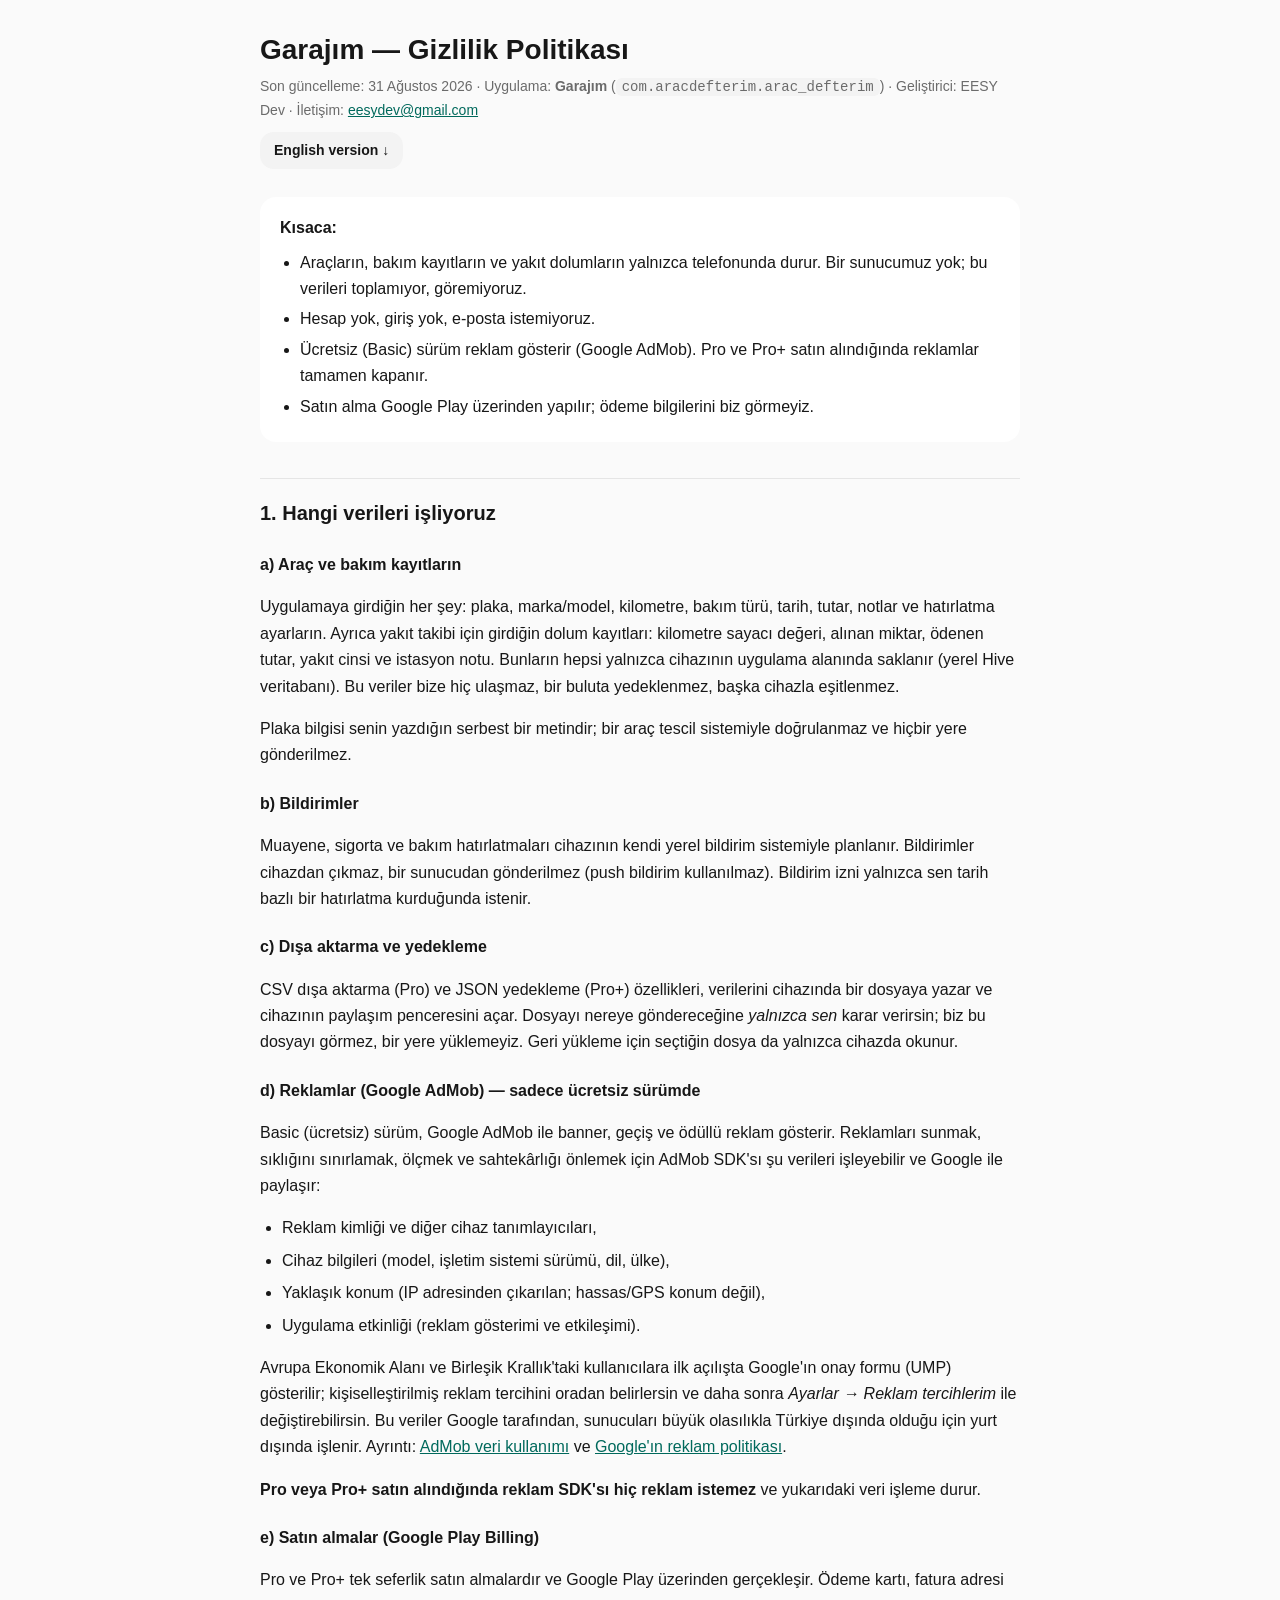
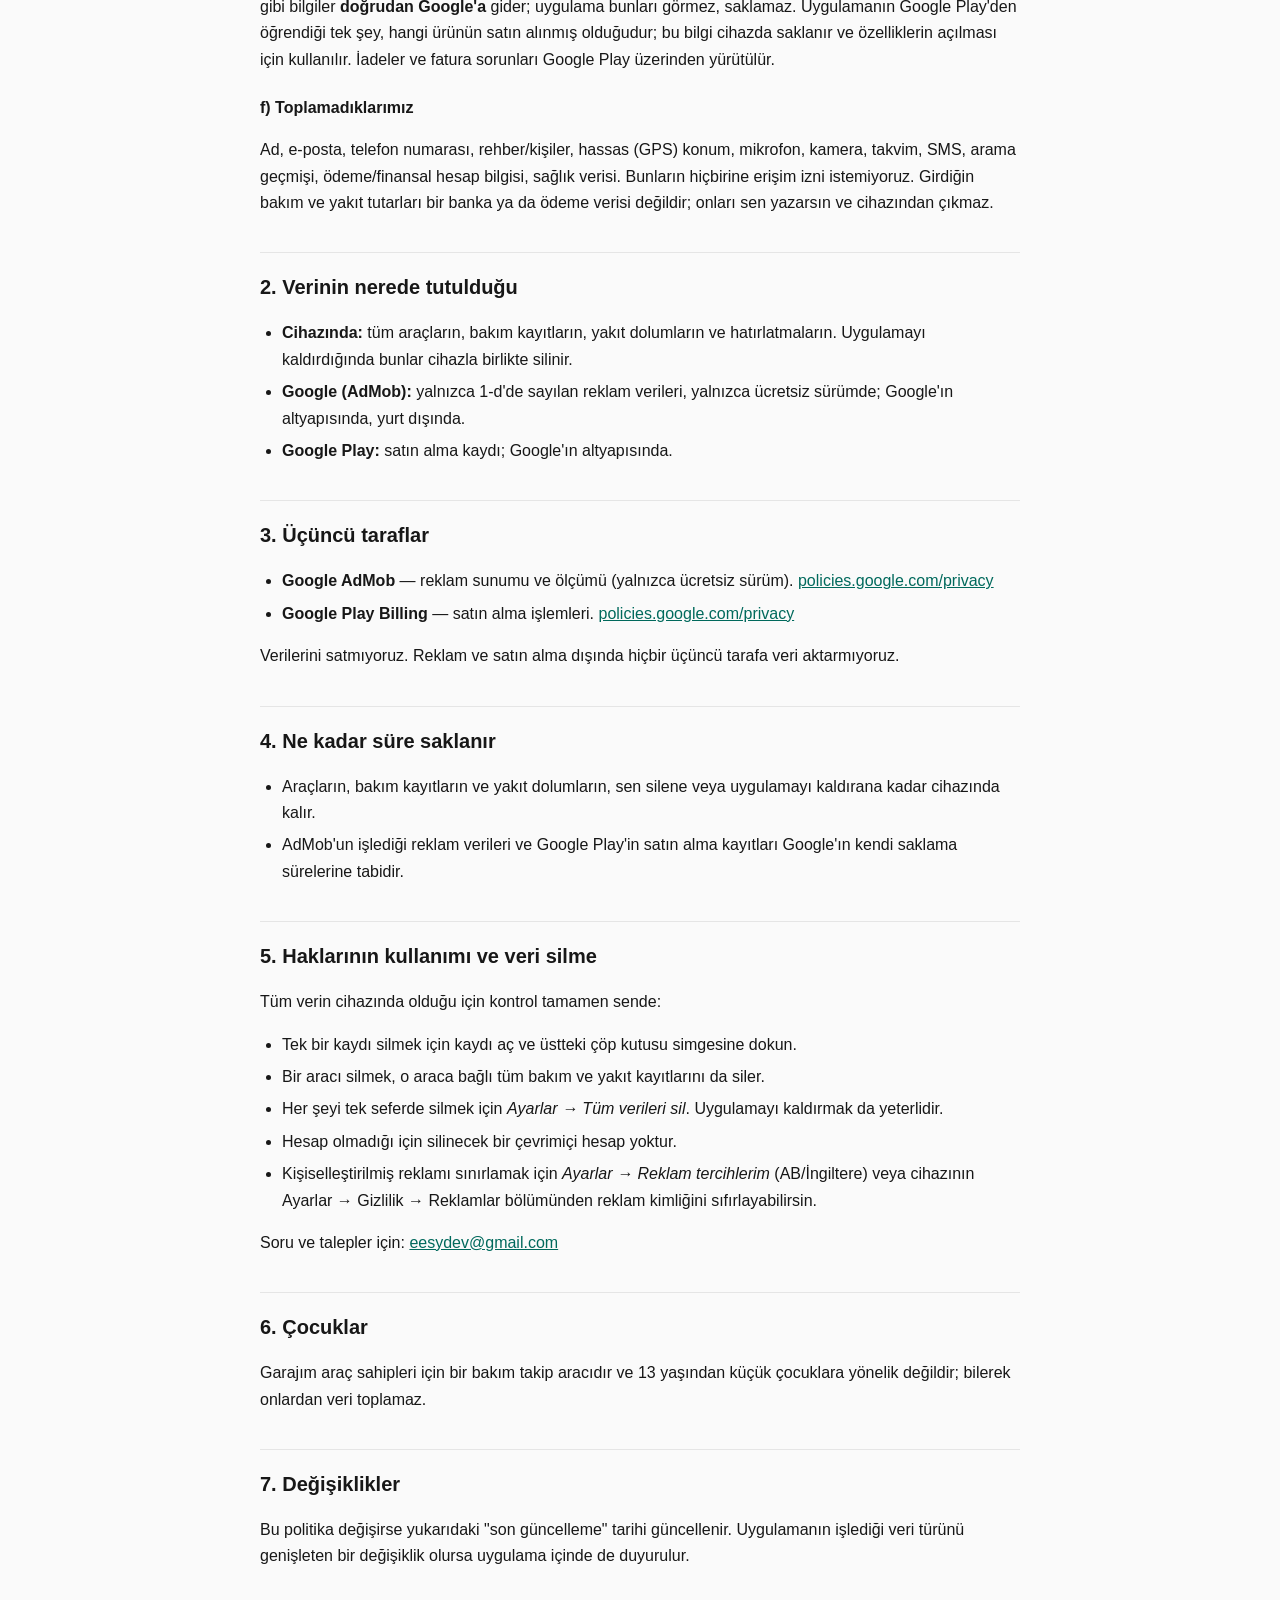
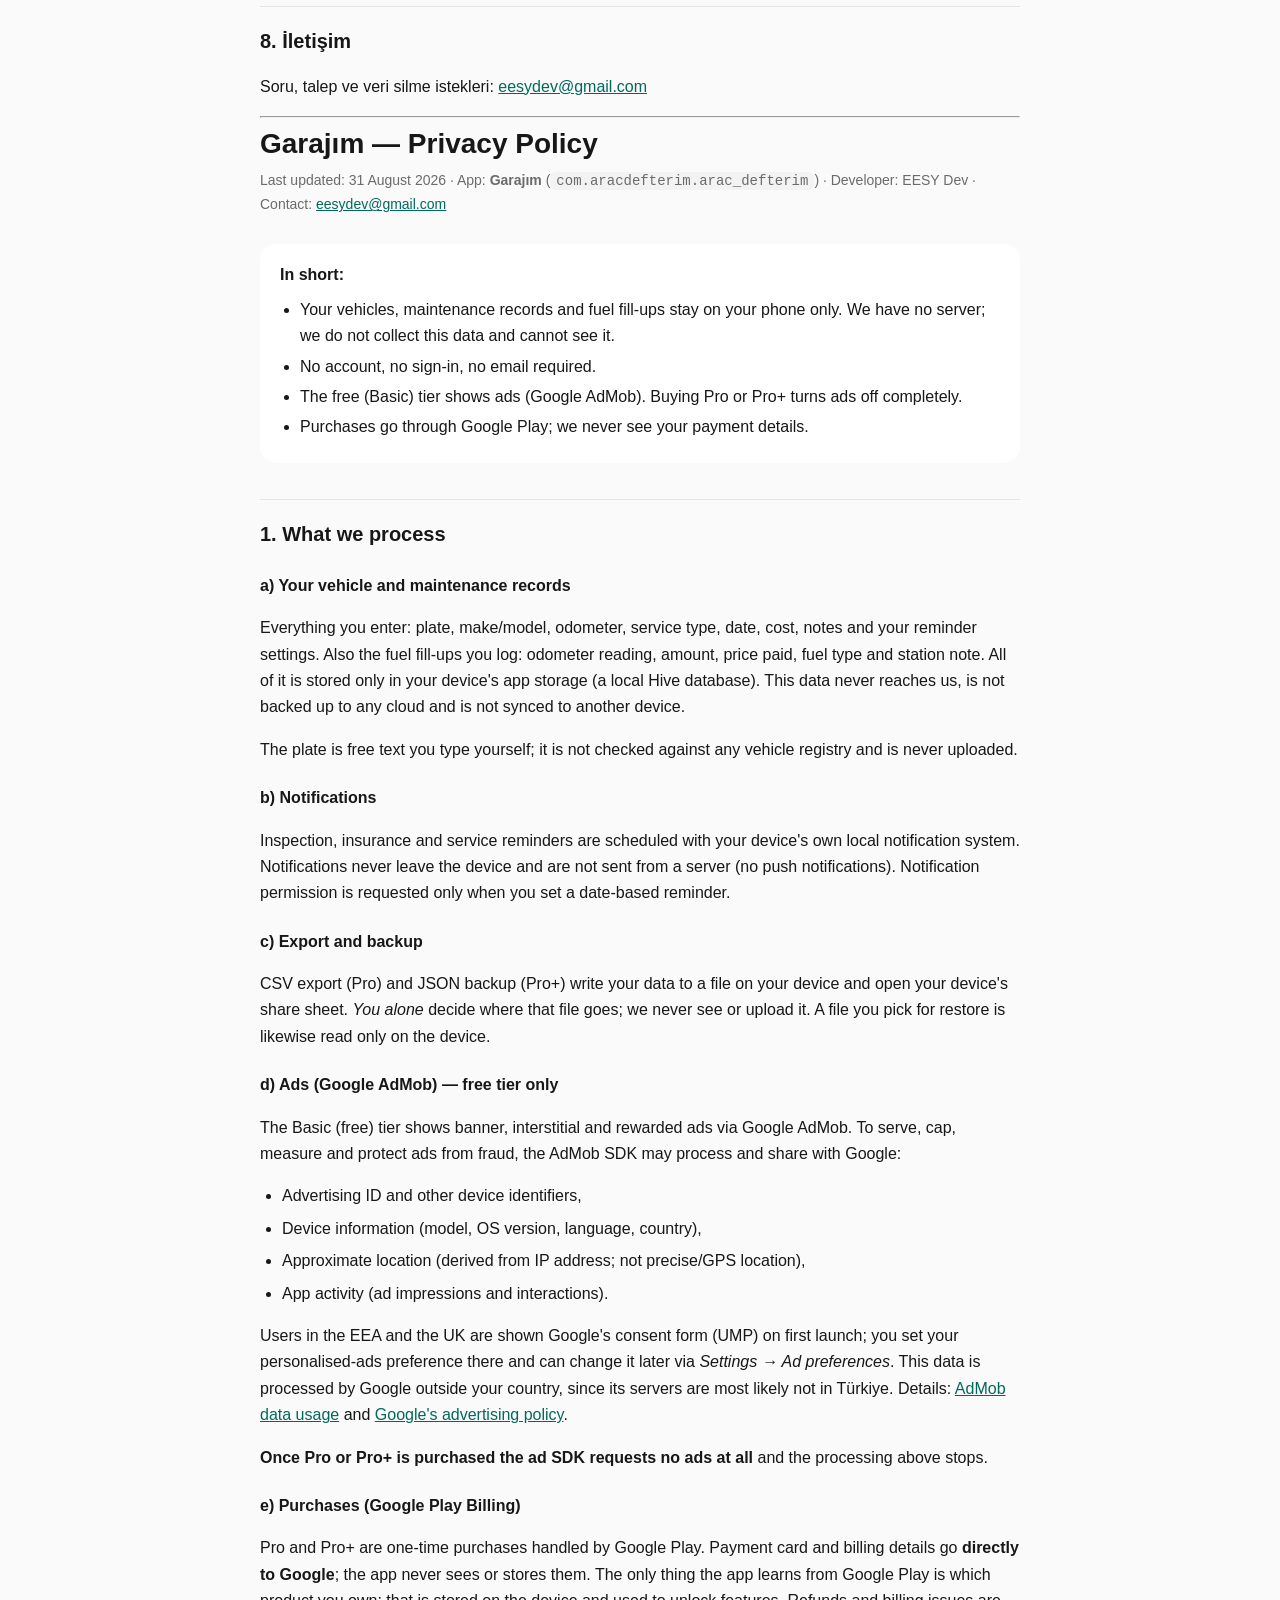
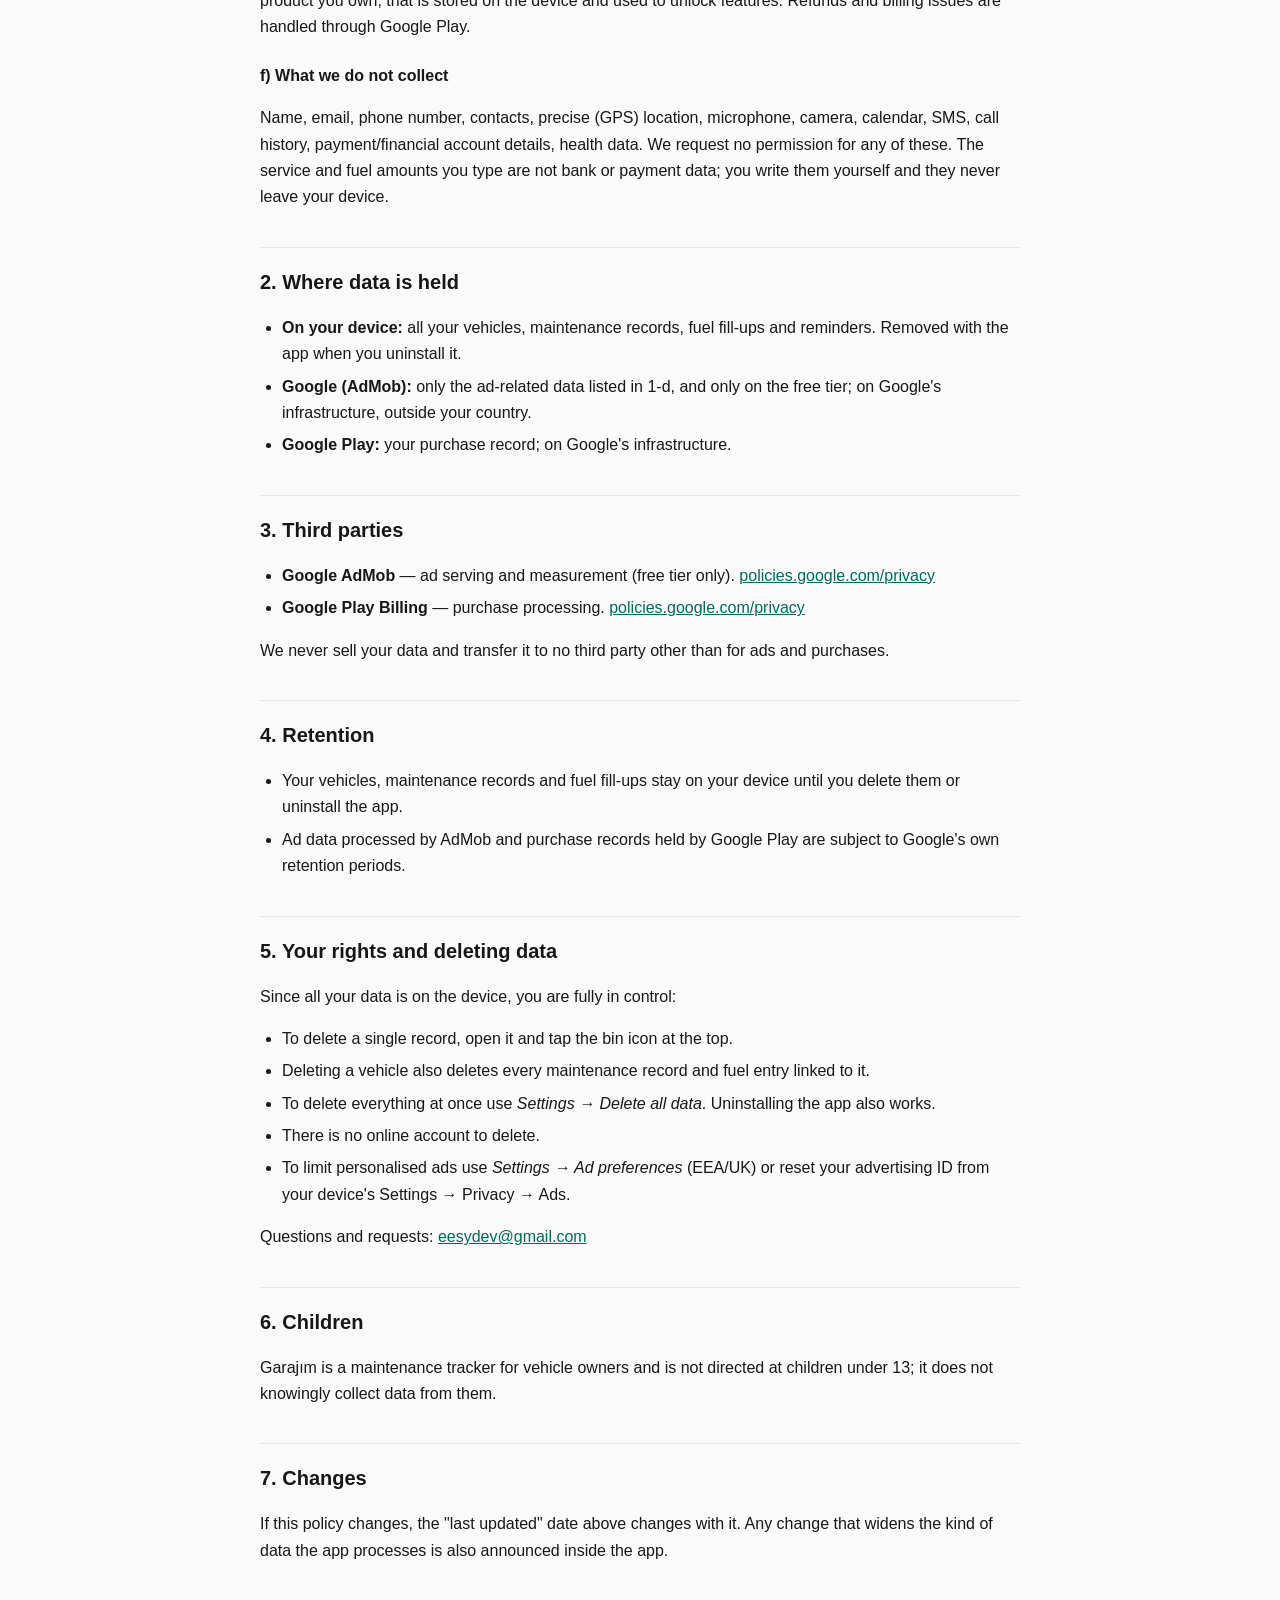
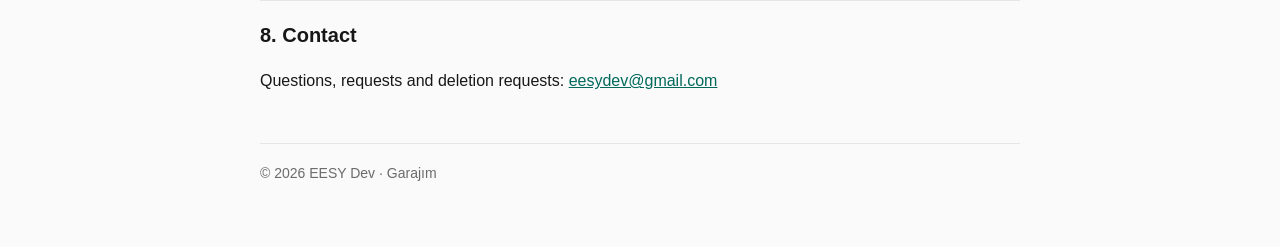
<file: garajim/privacy.html>
<!doctype html>
<html lang="tr">
<head>
<meta charset="utf-8">
<meta name="viewport" content="width=device-width, initial-scale=1">
<title>Garajım — Gizlilik Politikası / Privacy Policy</title>
<style>
  :root {
    --bg: #FAFAFA;
    --card: #FFFFFF;
    --text: #171717;
    --muted: #6B6B6B;
    --accent: #00695C;
    --line: #E5E5E5;
    --chip: #F3F3F3;
  }
  @media (prefers-color-scheme: dark) {
    :root {
      --bg: #0F0F0F;
      --card: #1A1A1A;
      --text: #F5F5F5;
      --muted: #A3A3A3;
      --accent: #4DB6AC;
      --line: #2A2A2A;
      --chip: #262626;
    }
  }
  * { box-sizing: border-box; }
  body {
    margin: 0;
    padding: 32px 20px 64px;
    background: var(--bg);
    color: var(--text);
    font: 16px/1.65 -apple-system, BlinkMacSystemFont, "Segoe UI", Roboto, Helvetica, Arial, sans-serif;
  }
  main { max-width: 760px; margin: 0 auto; }
  header { margin-bottom: 28px; }
  h1 { font-size: 28px; line-height: 1.25; margin: 0 0 8px; }
  h2 { font-size: 20px; margin: 36px 0 10px; padding-top: 18px; border-top: 1px solid var(--line); }
  h3 { font-size: 16px; margin: 22px 0 6px; }
  .meta { color: var(--muted); font-size: 14px; margin: 0; }
  .lede {
    background: var(--card);
    border-radius: 16px;
    padding: 18px 20px;
    margin: 24px 0 8px;
  }
  .lede ul { margin: 8px 0 0; padding-left: 20px; }
  .lede li { margin: 4px 0; }
  a { color: var(--accent); }
  ul, ol { padding-left: 22px; }
  li { margin: 6px 0; }
  code { background: var(--chip); border-radius: 6px; padding: 1px 6px; font-size: 14px; }
  .switch {
    display: inline-block;
    background: var(--chip);
    color: var(--text);
    border-radius: 14px;
    padding: 7px 14px;
    text-decoration: none;
    font-size: 14px;
    font-weight: 600;
    margin-top: 10px;
  }
  footer { margin-top: 48px; padding-top: 18px; border-top: 1px solid var(--line); color: var(--muted); font-size: 14px; }
</style>
</head>
<body>
<main>
<header>
  <h1>Garajım — Gizlilik Politikası</h1>
  <p class="meta">Son güncelleme: 31 Ağustos 2026 · Uygulama: <strong>Garajım</strong> (<code>com.aracdefterim.arac_defterim</code>) · Geliştirici: EESY Dev · İletişim: <a href="mailto:eesydev@gmail.com">eesydev@gmail.com</a></p>
  <a class="switch" href="#english">English version ↓</a>
</header>

<div class="lede">
  <strong>Kısaca:</strong>
  <ul>
    <li>Araçların, bakım kayıtların ve yakıt dolumların yalnızca telefonunda durur. Bir sunucumuz yok; bu verileri toplamıyor, göremiyoruz.</li>
    <li>Hesap yok, giriş yok, e-posta istemiyoruz.</li>
    <li>Ücretsiz (Basic) sürüm reklam gösterir (Google AdMob). Pro ve Pro+ satın alındığında reklamlar tamamen kapanır.</li>
    <li>Satın alma Google Play üzerinden yapılır; ödeme bilgilerini biz görmeyiz.</li>
  </ul>
</div>

<h2>1. Hangi verileri işliyoruz</h2>

<h3>a) Araç ve bakım kayıtların</h3>
<p>Uygulamaya girdiğin her şey: plaka, marka/model, kilometre, bakım türü, tarih, tutar, notlar ve hatırlatma ayarların. Ayrıca yakıt takibi için girdiğin dolum kayıtları: kilometre sayacı değeri, alınan miktar, ödenen tutar, yakıt cinsi ve istasyon notu. Bunların hepsi yalnızca cihazının uygulama alanında saklanır (yerel Hive veritabanı). Bu veriler bize hiç ulaşmaz, bir buluta yedeklenmez, başka cihazla eşitlenmez.</p>
<p>Plaka bilgisi senin yazdığın serbest bir metindir; bir araç tescil sistemiyle doğrulanmaz ve hiçbir yere gönderilmez.</p>

<h3>b) Bildirimler</h3>
<p>Muayene, sigorta ve bakım hatırlatmaları cihazının kendi yerel bildirim sistemiyle planlanır. Bildirimler cihazdan çıkmaz, bir sunucudan gönderilmez (push bildirim kullanılmaz). Bildirim izni yalnızca sen tarih bazlı bir hatırlatma kurduğunda istenir.</p>

<h3>c) Dışa aktarma ve yedekleme</h3>
<p>CSV dışa aktarma (Pro) ve JSON yedekleme (Pro+) özellikleri, verilerini cihazında bir dosyaya yazar ve cihazının paylaşım penceresini açar. Dosyayı nereye göndereceğine <em>yalnızca sen</em> karar verirsin; biz bu dosyayı görmez, bir yere yüklemeyiz. Geri yükleme için seçtiğin dosya da yalnızca cihazda okunur.</p>

<h3>d) Reklamlar (Google AdMob) — sadece ücretsiz sürümde</h3>
<p>Basic (ücretsiz) sürüm, Google AdMob ile banner, geçiş ve ödüllü reklam gösterir. Reklamları sunmak, sıklığını sınırlamak, ölçmek ve sahtekârlığı önlemek için AdMob SDK'sı şu verileri işleyebilir ve Google ile paylaşır:</p>
<ul>
  <li>Reklam kimliği ve diğer cihaz tanımlayıcıları,</li>
  <li>Cihaz bilgileri (model, işletim sistemi sürümü, dil, ülke),</li>
  <li>Yaklaşık konum (IP adresinden çıkarılan; hassas/GPS konum değil),</li>
  <li>Uygulama etkinliği (reklam gösterimi ve etkileşimi).</li>
</ul>
<p>Avrupa Ekonomik Alanı ve Birleşik Krallık'taki kullanıcılara ilk açılışta Google'ın onay formu (UMP) gösterilir; kişiselleştirilmiş reklam tercihini oradan belirlersin ve daha sonra <em>Ayarlar → Reklam tercihlerim</em> ile değiştirebilirsin. Bu veriler Google tarafından, sunucuları büyük olasılıkla Türkiye dışında olduğu için yurt dışında işlenir. Ayrıntı: <a href="https://support.google.com/admob/answer/6128543">AdMob veri kullanımı</a> ve <a href="https://policies.google.com/technologies/ads">Google'ın reklam politikası</a>.</p>
<p><strong>Pro veya Pro+ satın alındığında reklam SDK'sı hiç reklam istemez</strong> ve yukarıdaki veri işleme durur.</p>

<h3>e) Satın almalar (Google Play Billing)</h3>
<p>Pro ve Pro+ tek seferlik satın almalardır ve Google Play üzerinden gerçekleşir. Ödeme kartı, fatura adresi gibi bilgiler <strong>doğrudan Google'a</strong> gider; uygulama bunları görmez, saklamaz. Uygulamanın Google Play'den öğrendiği tek şey, hangi ürünün satın alınmış olduğudur; bu bilgi cihazda saklanır ve özelliklerin açılması için kullanılır. İadeler ve fatura sorunları Google Play üzerinden yürütülür.</p>

<h3>f) Toplamadıklarımız</h3>
<p>Ad, e-posta, telefon numarası, rehber/kişiler, hassas (GPS) konum, mikrofon, kamera, takvim, SMS, arama geçmişi, ödeme/finansal hesap bilgisi, sağlık verisi. Bunların hiçbirine erişim izni istemiyoruz. Girdiğin bakım ve yakıt tutarları bir banka ya da ödeme verisi değildir; onları sen yazarsın ve cihazından çıkmaz.</p>

<h2>2. Verinin nerede tutulduğu</h2>
<ul>
  <li><strong>Cihazında:</strong> tüm araçların, bakım kayıtların, yakıt dolumların ve hatırlatmaların. Uygulamayı kaldırdığında bunlar cihazla birlikte silinir.</li>
  <li><strong>Google (AdMob):</strong> yalnızca 1-d'de sayılan reklam verileri, yalnızca ücretsiz sürümde; Google'ın altyapısında, yurt dışında.</li>
  <li><strong>Google Play:</strong> satın alma kaydı; Google'ın altyapısında.</li>
</ul>

<h2>3. Üçüncü taraflar</h2>
<ul>
  <li><strong>Google AdMob</strong> — reklam sunumu ve ölçümü (yalnızca ücretsiz sürüm). <a href="https://policies.google.com/privacy">policies.google.com/privacy</a></li>
  <li><strong>Google Play Billing</strong> — satın alma işlemleri. <a href="https://policies.google.com/privacy">policies.google.com/privacy</a></li>
</ul>
<p>Verilerini satmıyoruz. Reklam ve satın alma dışında hiçbir üçüncü tarafa veri aktarmıyoruz.</p>

<h2>4. Ne kadar süre saklanır</h2>
<ul>
  <li>Araçların, bakım kayıtların ve yakıt dolumların, sen silene veya uygulamayı kaldırana kadar cihazında kalır.</li>
  <li>AdMob'un işlediği reklam verileri ve Google Play'in satın alma kayıtları Google'ın kendi saklama sürelerine tabidir.</li>
</ul>

<h2>5. Haklarının kullanımı ve veri silme</h2>
<p>Tüm verin cihazında olduğu için kontrol tamamen sende:</p>
<ul>
  <li>Tek bir kaydı silmek için kaydı aç ve üstteki çöp kutusu simgesine dokun.</li>
  <li>Bir aracı silmek, o araca bağlı tüm bakım ve yakıt kayıtlarını da siler.</li>
  <li>Her şeyi tek seferde silmek için <em>Ayarlar → Tüm verileri sil</em>. Uygulamayı kaldırmak da yeterlidir.</li>
  <li>Hesap olmadığı için silinecek bir çevrimiçi hesap yoktur.</li>
  <li>Kişiselleştirilmiş reklamı sınırlamak için <em>Ayarlar → Reklam tercihlerim</em> (AB/İngiltere) veya cihazının Ayarlar → Gizlilik → Reklamlar bölümünden reklam kimliğini sıfırlayabilirsin.</li>
</ul>
<p>Soru ve talepler için: <a href="mailto:eesydev@gmail.com">eesydev@gmail.com</a></p>

<h2>6. Çocuklar</h2>
<p>Garajım araç sahipleri için bir bakım takip aracıdır ve 13 yaşından küçük çocuklara yönelik değildir; bilerek onlardan veri toplamaz.</p>

<h2>7. Değişiklikler</h2>
<p>Bu politika değişirse yukarıdaki "son güncelleme" tarihi güncellenir. Uygulamanın işlediği veri türünü genişleten bir değişiklik olursa uygulama içinde de duyurulur.</p>

<h2>8. İletişim</h2>
<p>Soru, talep ve veri silme istekleri: <a href="mailto:eesydev@gmail.com">eesydev@gmail.com</a></p>

<hr>

<header id="english">
  <h1>Garajım — Privacy Policy</h1>
  <p class="meta">Last updated: 31 August 2026 · App: <strong>Garajım</strong> (<code>com.aracdefterim.arac_defterim</code>) · Developer: EESY Dev · Contact: <a href="mailto:eesydev@gmail.com">eesydev@gmail.com</a></p>
</header>

<div class="lede">
  <strong>In short:</strong>
  <ul>
    <li>Your vehicles, maintenance records and fuel fill-ups stay on your phone only. We have no server; we do not collect this data and cannot see it.</li>
    <li>No account, no sign-in, no email required.</li>
    <li>The free (Basic) tier shows ads (Google AdMob). Buying Pro or Pro+ turns ads off completely.</li>
    <li>Purchases go through Google Play; we never see your payment details.</li>
  </ul>
</div>

<h2>1. What we process</h2>

<h3>a) Your vehicle and maintenance records</h3>
<p>Everything you enter: plate, make/model, odometer, service type, date, cost, notes and your reminder settings. Also the fuel fill-ups you log: odometer reading, amount, price paid, fuel type and station note. All of it is stored only in your device's app storage (a local Hive database). This data never reaches us, is not backed up to any cloud and is not synced to another device.</p>
<p>The plate is free text you type yourself; it is not checked against any vehicle registry and is never uploaded.</p>

<h3>b) Notifications</h3>
<p>Inspection, insurance and service reminders are scheduled with your device's own local notification system. Notifications never leave the device and are not sent from a server (no push notifications). Notification permission is requested only when you set a date-based reminder.</p>

<h3>c) Export and backup</h3>
<p>CSV export (Pro) and JSON backup (Pro+) write your data to a file on your device and open your device's share sheet. <em>You alone</em> decide where that file goes; we never see or upload it. A file you pick for restore is likewise read only on the device.</p>

<h3>d) Ads (Google AdMob) — free tier only</h3>
<p>The Basic (free) tier shows banner, interstitial and rewarded ads via Google AdMob. To serve, cap, measure and protect ads from fraud, the AdMob SDK may process and share with Google:</p>
<ul>
  <li>Advertising ID and other device identifiers,</li>
  <li>Device information (model, OS version, language, country),</li>
  <li>Approximate location (derived from IP address; not precise/GPS location),</li>
  <li>App activity (ad impressions and interactions).</li>
</ul>
<p>Users in the EEA and the UK are shown Google's consent form (UMP) on first launch; you set your personalised-ads preference there and can change it later via <em>Settings → Ad preferences</em>. This data is processed by Google outside your country, since its servers are most likely not in Türkiye. Details: <a href="https://support.google.com/admob/answer/6128543">AdMob data usage</a> and <a href="https://policies.google.com/technologies/ads">Google's advertising policy</a>.</p>
<p><strong>Once Pro or Pro+ is purchased the ad SDK requests no ads at all</strong> and the processing above stops.</p>

<h3>e) Purchases (Google Play Billing)</h3>
<p>Pro and Pro+ are one-time purchases handled by Google Play. Payment card and billing details go <strong>directly to Google</strong>; the app never sees or stores them. The only thing the app learns from Google Play is which product you own; that is stored on the device and used to unlock features. Refunds and billing issues are handled through Google Play.</p>

<h3>f) What we do not collect</h3>
<p>Name, email, phone number, contacts, precise (GPS) location, microphone, camera, calendar, SMS, call history, payment/financial account details, health data. We request no permission for any of these. The service and fuel amounts you type are not bank or payment data; you write them yourself and they never leave your device.</p>

<h2>2. Where data is held</h2>
<ul>
  <li><strong>On your device:</strong> all your vehicles, maintenance records, fuel fill-ups and reminders. Removed with the app when you uninstall it.</li>
  <li><strong>Google (AdMob):</strong> only the ad-related data listed in 1-d, and only on the free tier; on Google's infrastructure, outside your country.</li>
  <li><strong>Google Play:</strong> your purchase record; on Google's infrastructure.</li>
</ul>

<h2>3. Third parties</h2>
<ul>
  <li><strong>Google AdMob</strong> — ad serving and measurement (free tier only). <a href="https://policies.google.com/privacy">policies.google.com/privacy</a></li>
  <li><strong>Google Play Billing</strong> — purchase processing. <a href="https://policies.google.com/privacy">policies.google.com/privacy</a></li>
</ul>
<p>We never sell your data and transfer it to no third party other than for ads and purchases.</p>

<h2>4. Retention</h2>
<ul>
  <li>Your vehicles, maintenance records and fuel fill-ups stay on your device until you delete them or uninstall the app.</li>
  <li>Ad data processed by AdMob and purchase records held by Google Play are subject to Google's own retention periods.</li>
</ul>

<h2>5. Your rights and deleting data</h2>
<p>Since all your data is on the device, you are fully in control:</p>
<ul>
  <li>To delete a single record, open it and tap the bin icon at the top.</li>
  <li>Deleting a vehicle also deletes every maintenance record and fuel entry linked to it.</li>
  <li>To delete everything at once use <em>Settings → Delete all data</em>. Uninstalling the app also works.</li>
  <li>There is no online account to delete.</li>
  <li>To limit personalised ads use <em>Settings → Ad preferences</em> (EEA/UK) or reset your advertising ID from your device's Settings → Privacy → Ads.</li>
</ul>
<p>Questions and requests: <a href="mailto:eesydev@gmail.com">eesydev@gmail.com</a></p>

<h2>6. Children</h2>
<p>Garajım is a maintenance tracker for vehicle owners and is not directed at children under 13; it does not knowingly collect data from them.</p>

<h2>7. Changes</h2>
<p>If this policy changes, the "last updated" date above changes with it. Any change that widens the kind of data the app processes is also announced inside the app.</p>

<h2>8. Contact</h2>
<p>Questions, requests and deletion requests: <a href="mailto:eesydev@gmail.com">eesydev@gmail.com</a></p>

<footer>© 2026 EESY Dev · Garajım</footer>
</main>
</body>
</html>
</file>
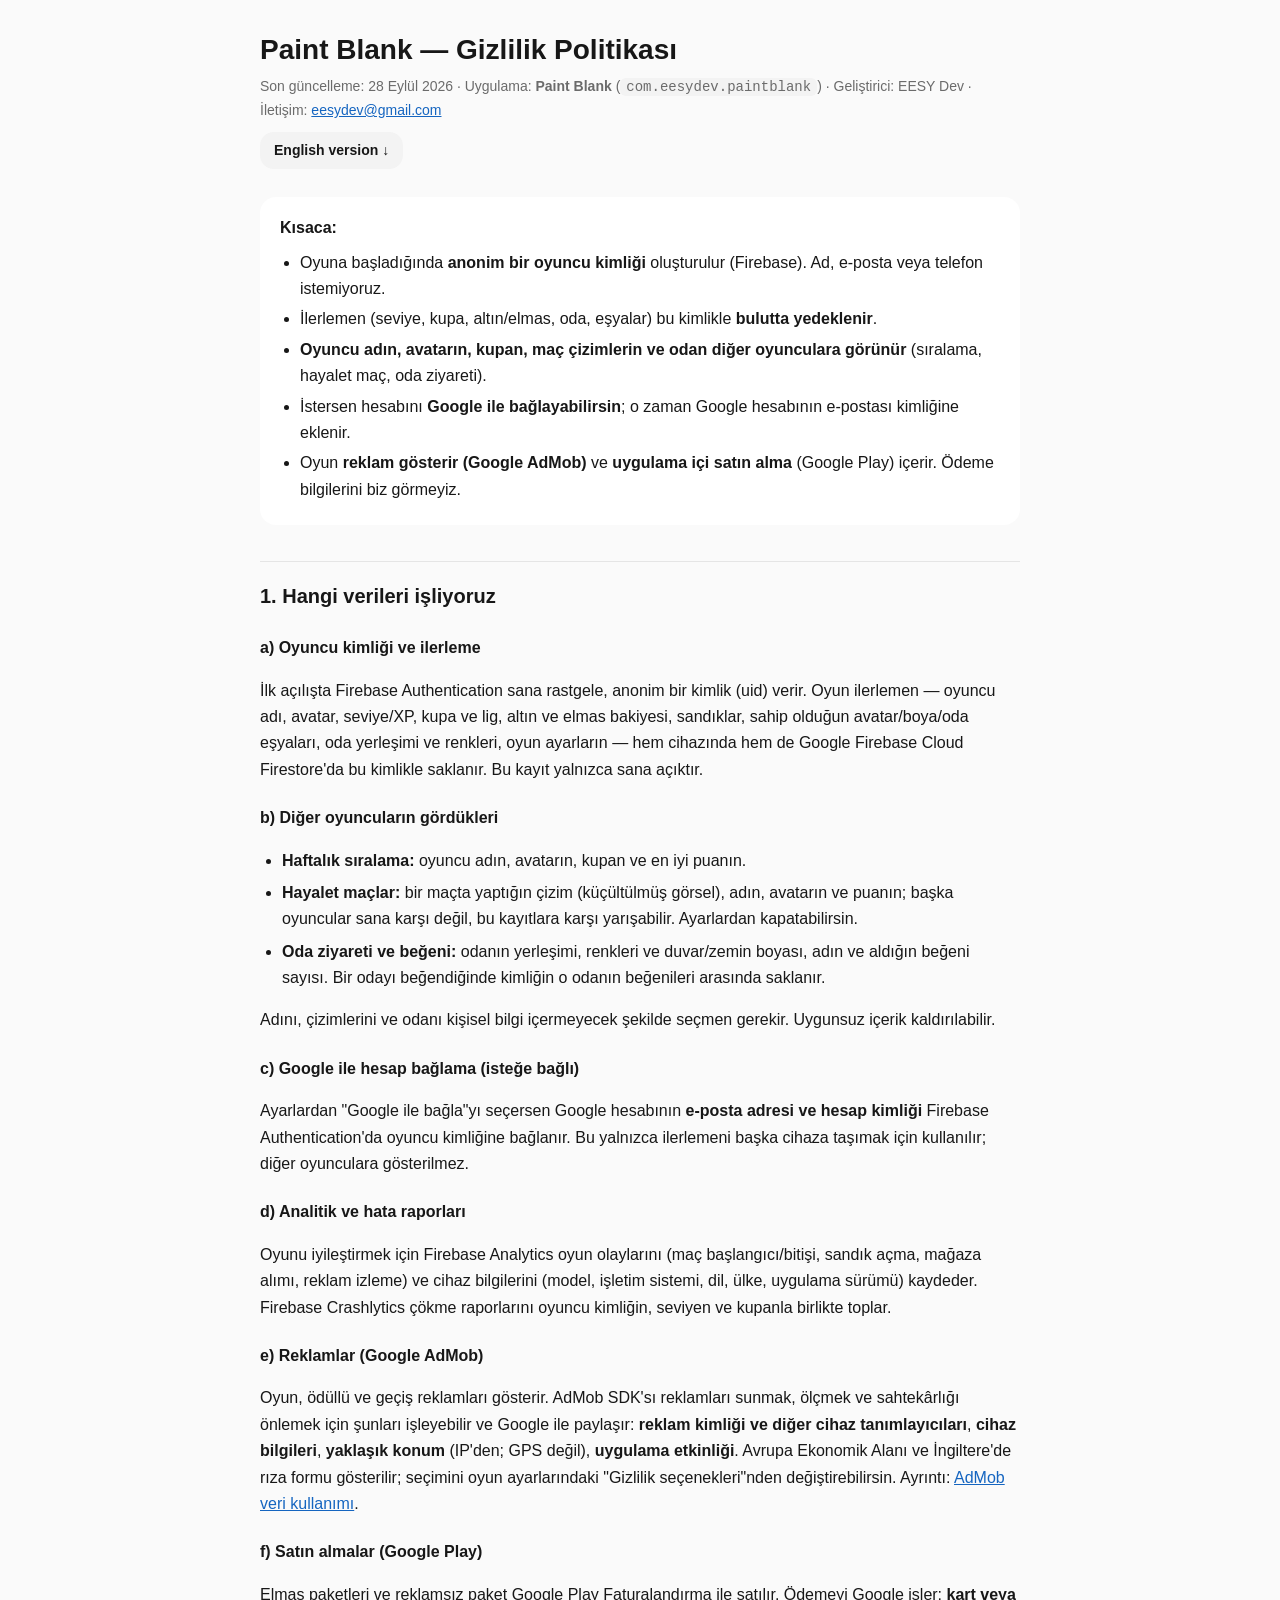
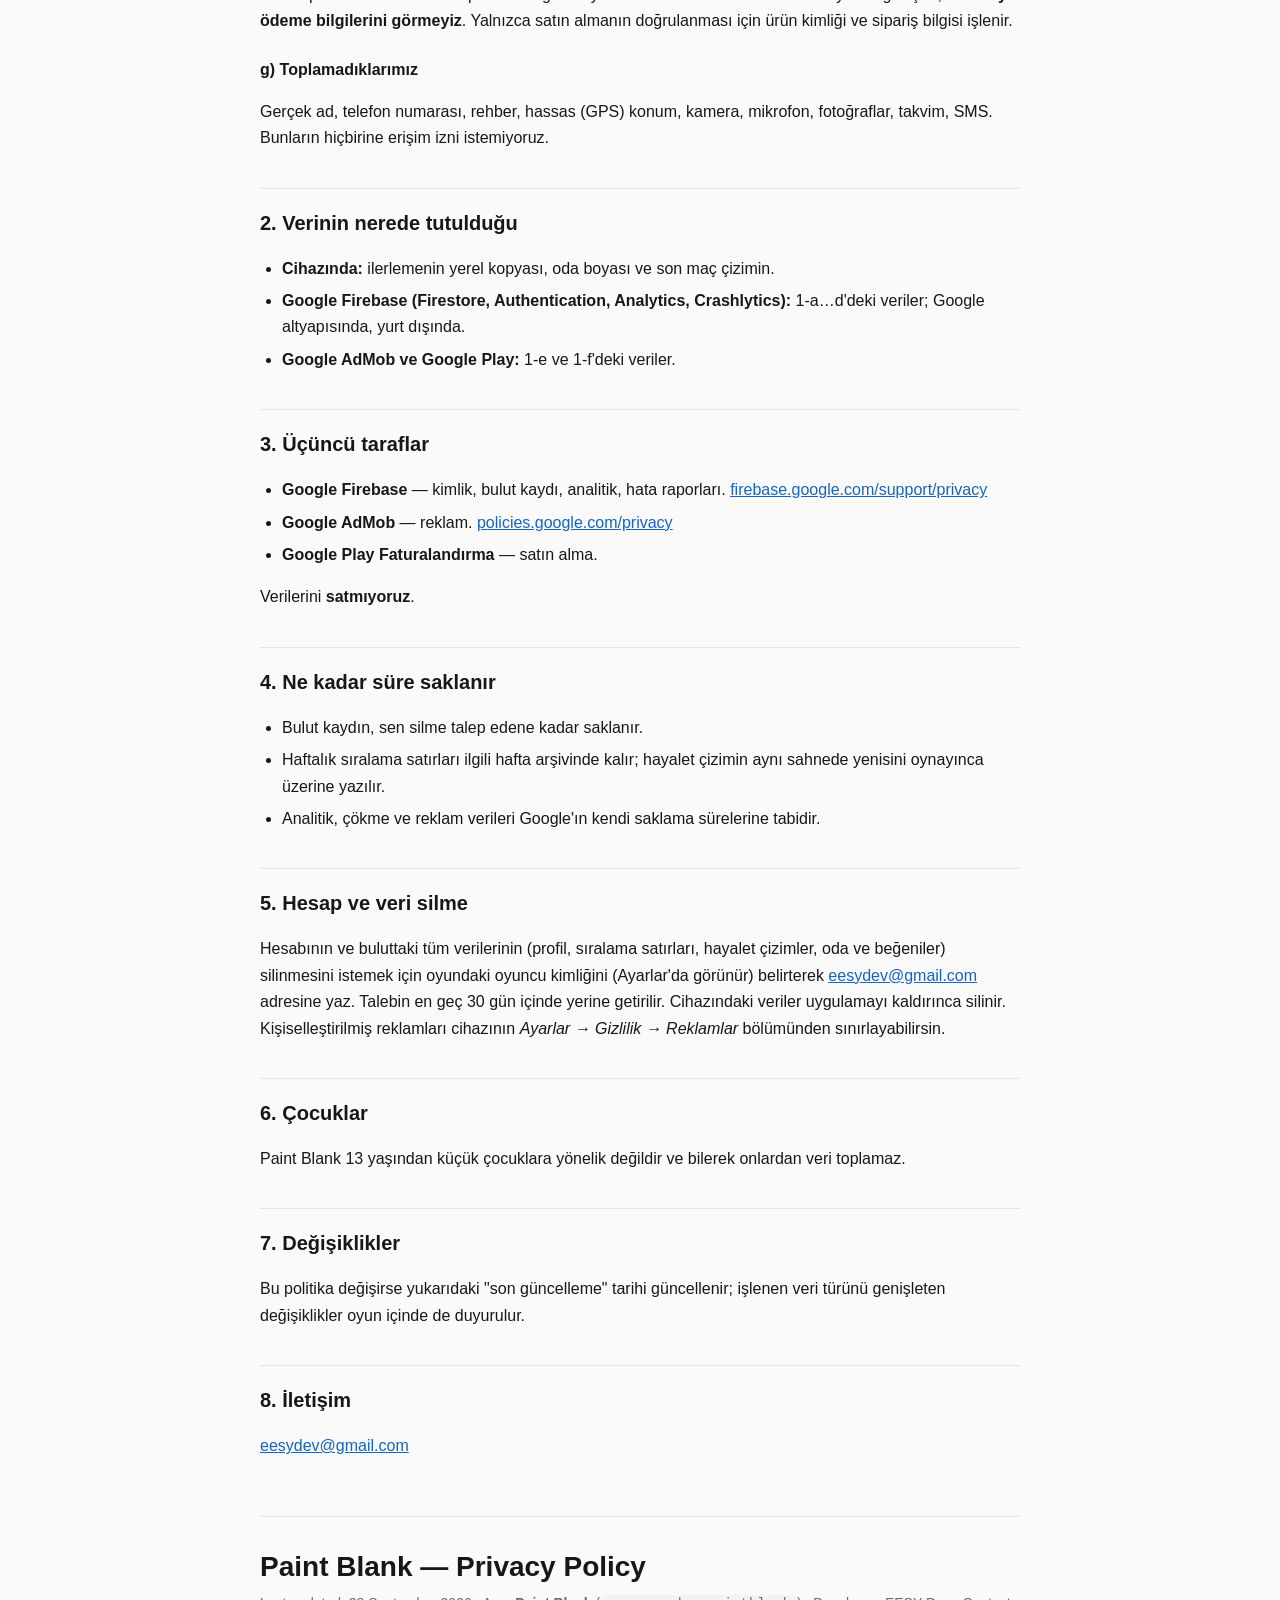
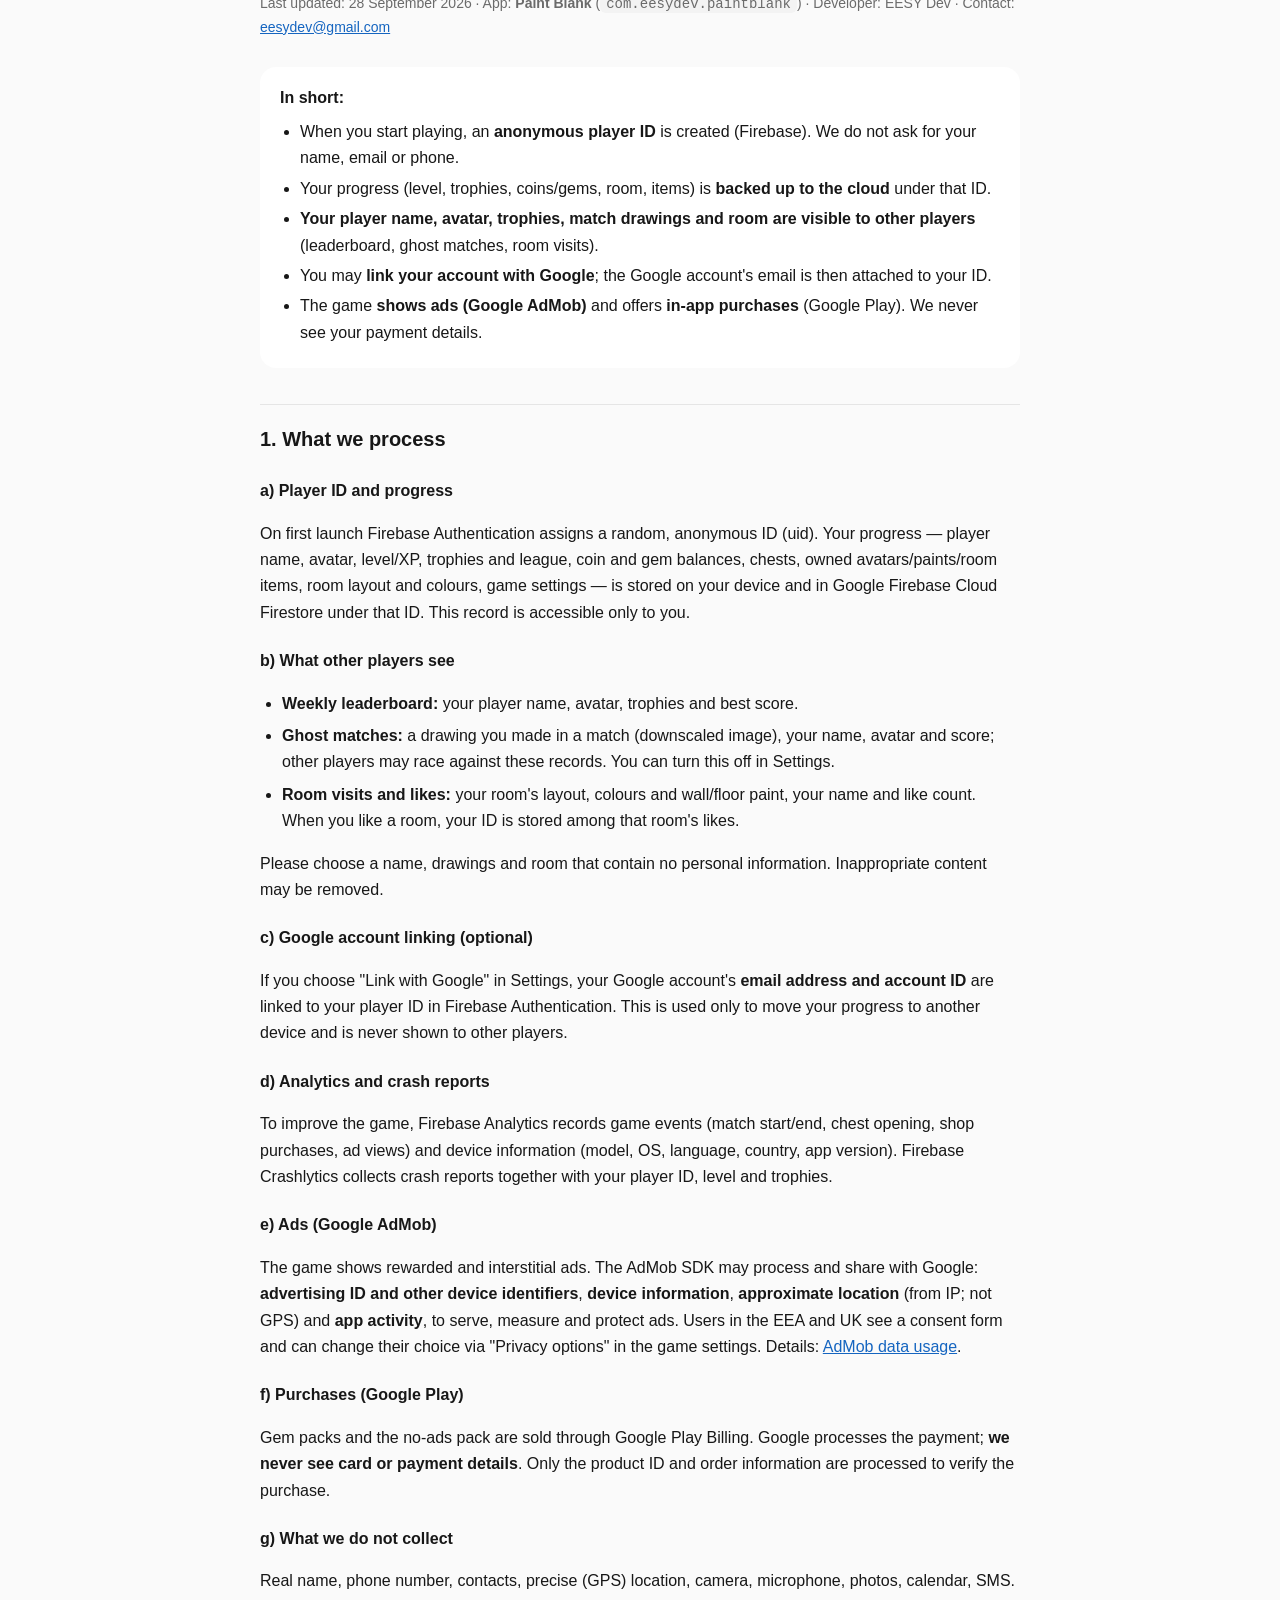
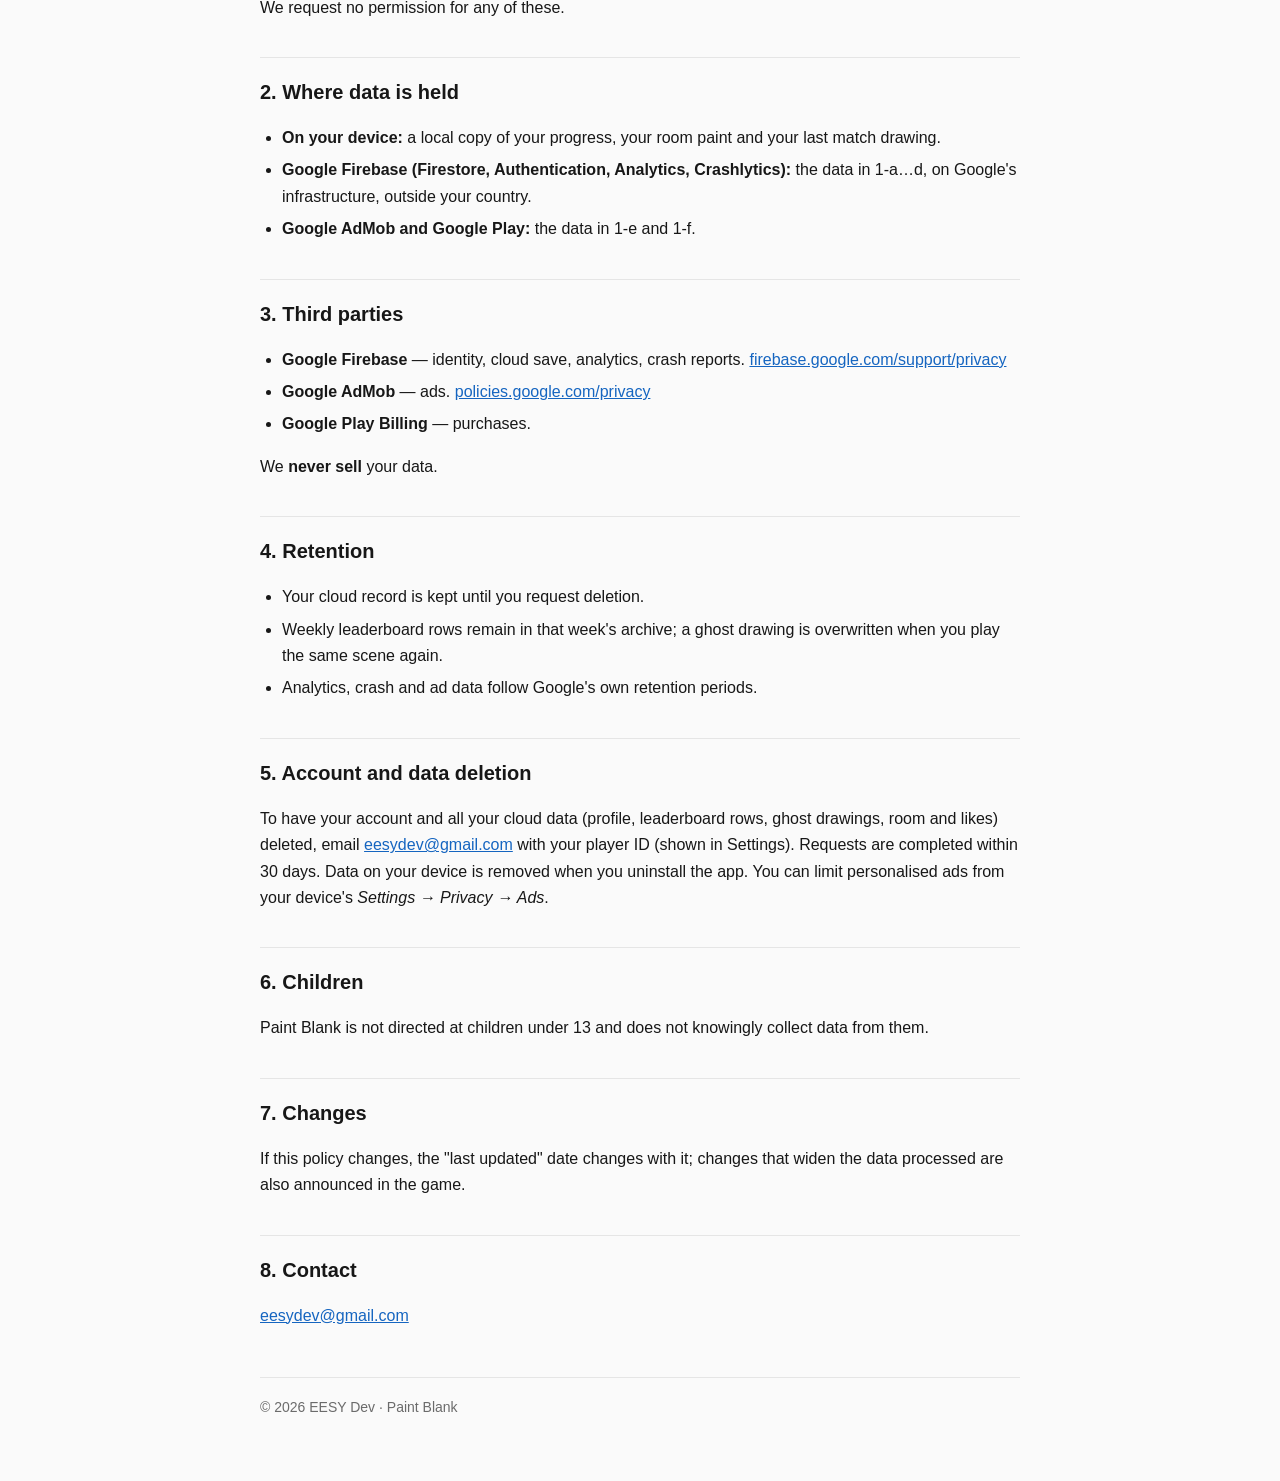
<file: paintblank/privacy.html>
<!doctype html>
<html lang="tr">
<head>
<meta charset="utf-8">
<meta name="viewport" content="width=device-width, initial-scale=1">
<title>Paint Blank — Gizlilik Politikası / Privacy Policy</title>
<style>
  :root {
    --bg: #FAFAFA;
    --card: #FFFFFF;
    --text: #171717;
    --muted: #6B6B6B;
    --accent: #1565C0;
    --line: #E5E5E5;
    --chip: #F3F3F3;
  }
  @media (prefers-color-scheme: dark) {
    :root {
      --bg: #0F0F0F;
      --card: #1A1A1A;
      --text: #F5F5F5;
      --muted: #A3A3A3;
      --accent: #64B5F6;
      --line: #2A2A2A;
      --chip: #262626;
    }
  }
  * { box-sizing: border-box; }
  body {
    margin: 0;
    padding: 32px 20px 64px;
    background: var(--bg);
    color: var(--text);
    font: 16px/1.65 -apple-system, BlinkMacSystemFont, "Segoe UI", Roboto, Helvetica, Arial, sans-serif;
  }
  main { max-width: 760px; margin: 0 auto; }
  header { margin-bottom: 28px; }
  h1 { font-size: 28px; line-height: 1.25; margin: 0 0 8px; }
  h2 { font-size: 20px; margin: 36px 0 10px; padding-top: 18px; border-top: 1px solid var(--line); }
  h3 { font-size: 16px; margin: 22px 0 6px; }
  .meta { color: var(--muted); font-size: 14px; margin: 0; }
  .lede {
    background: var(--card);
    border-radius: 16px;
    padding: 18px 20px;
    margin: 24px 0 8px;
  }
  .lede ul { margin: 8px 0 0; padding-left: 20px; }
  .lede li { margin: 4px 0; }
  a { color: var(--accent); }
  ul, ol { padding-left: 22px; }
  li { margin: 6px 0; }
  code { background: var(--chip); border-radius: 6px; padding: 1px 6px; font-size: 14px; }
  .switch {
    display: inline-block;
    background: var(--chip);
    color: var(--text);
    border-radius: 14px;
    padding: 7px 14px;
    text-decoration: none;
    font-size: 14px;
    font-weight: 600;
    margin-top: 10px;
  }
  footer { margin-top: 48px; padding-top: 18px; border-top: 1px solid var(--line); color: var(--muted); font-size: 14px; }
</style>
</head>
<body>
<main>

<header>
  <h1>Paint Blank — Gizlilik Politikası</h1>
  <p class="meta">Son güncelleme: 28 Eylül 2026 · Uygulama: <strong>Paint Blank</strong> (<code>com.eesydev.paintblank</code>) · Geliştirici: EESY Dev · İletişim: <a href="mailto:eesydev@gmail.com">eesydev@gmail.com</a></p>
  <a class="switch" href="#english">English version ↓</a>
</header>

<div class="lede">
  <strong>Kısaca:</strong>
  <ul>
    <li>Oyuna başladığında <strong>anonim bir oyuncu kimliği</strong> oluşturulur (Firebase). Ad, e-posta veya telefon istemiyoruz.</li>
    <li>İlerlemen (seviye, kupa, altın/elmas, oda, eşyalar) bu kimlikle <strong>bulutta yedeklenir</strong>.</li>
    <li><strong>Oyuncu adın, avatarın, kupan, maç çizimlerin ve odan diğer oyunculara görünür</strong> (sıralama, hayalet maç, oda ziyareti).</li>
    <li>İstersen hesabını <strong>Google ile bağlayabilirsin</strong>; o zaman Google hesabının e-postası kimliğine eklenir.</li>
    <li>Oyun <strong>reklam gösterir (Google AdMob)</strong> ve <strong>uygulama içi satın alma</strong> (Google Play) içerir. Ödeme bilgilerini biz görmeyiz.</li>
  </ul>
</div>

<h2>1. Hangi verileri işliyoruz</h2>

<h3>a) Oyuncu kimliği ve ilerleme</h3>
<p>İlk açılışta Firebase Authentication sana rastgele, anonim bir kimlik (uid) verir. Oyun ilerlemen — oyuncu adı, avatar, seviye/XP, kupa ve lig, altın ve elmas bakiyesi, sandıklar, sahip olduğun avatar/boya/oda eşyaları, oda yerleşimi ve renkleri, oyun ayarların — hem cihazında hem de Google Firebase Cloud Firestore'da bu kimlikle saklanır. Bu kayıt yalnızca sana açıktır.</p>

<h3>b) Diğer oyuncuların gördükleri</h3>
<ul>
  <li><strong>Haftalık sıralama:</strong> oyuncu adın, avatarın, kupan ve en iyi puanın.</li>
  <li><strong>Hayalet maçlar:</strong> bir maçta yaptığın çizim (küçültülmüş görsel), adın, avatarın ve puanın; başka oyuncular sana karşı değil, bu kayıtlara karşı yarışabilir. Ayarlardan kapatabilirsin.</li>
  <li><strong>Oda ziyareti ve beğeni:</strong> odanın yerleşimi, renkleri ve duvar/zemin boyası, adın ve aldığın beğeni sayısı. Bir odayı beğendiğinde kimliğin o odanın beğenileri arasında saklanır.</li>
</ul>
<p>Adını, çizimlerini ve odanı kişisel bilgi içermeyecek şekilde seçmen gerekir. Uygunsuz içerik kaldırılabilir.</p>

<h3>c) Google ile hesap bağlama (isteğe bağlı)</h3>
<p>Ayarlardan "Google ile bağla"yı seçersen Google hesabının <strong>e-posta adresi ve hesap kimliği</strong> Firebase Authentication'da oyuncu kimliğine bağlanır. Bu yalnızca ilerlemeni başka cihaza taşımak için kullanılır; diğer oyunculara gösterilmez.</p>

<h3>d) Analitik ve hata raporları</h3>
<p>Oyunu iyileştirmek için Firebase Analytics oyun olaylarını (maç başlangıcı/bitişi, sandık açma, mağaza alımı, reklam izleme) ve cihaz bilgilerini (model, işletim sistemi, dil, ülke, uygulama sürümü) kaydeder. Firebase Crashlytics çökme raporlarını oyuncu kimliğin, seviyen ve kupanla birlikte toplar.</p>

<h3>e) Reklamlar (Google AdMob)</h3>
<p>Oyun, ödüllü ve geçiş reklamları gösterir. AdMob SDK'sı reklamları sunmak, ölçmek ve sahtekârlığı önlemek için şunları işleyebilir ve Google ile paylaşır: <strong>reklam kimliği ve diğer cihaz tanımlayıcıları</strong>, <strong>cihaz bilgileri</strong>, <strong>yaklaşık konum</strong> (IP'den; GPS değil), <strong>uygulama etkinliği</strong>. Avrupa Ekonomik Alanı ve İngiltere'de rıza formu gösterilir; seçimini oyun ayarlarındaki "Gizlilik seçenekleri"nden değiştirebilirsin. Ayrıntı: <a href="https://support.google.com/admob/answer/6128543">AdMob veri kullanımı</a>.</p>

<h3>f) Satın almalar (Google Play)</h3>
<p>Elmas paketleri ve reklamsız paket Google Play Faturalandırma ile satılır. Ödemeyi Google işler; <strong>kart veya ödeme bilgilerini görmeyiz</strong>. Yalnızca satın almanın doğrulanması için ürün kimliği ve sipariş bilgisi işlenir.</p>

<h3>g) Toplamadıklarımız</h3>
<p>Gerçek ad, telefon numarası, rehber, hassas (GPS) konum, kamera, mikrofon, fotoğraflar, takvim, SMS. Bunların hiçbirine erişim izni istemiyoruz.</p>

<h2>2. Verinin nerede tutulduğu</h2>
<ul>
  <li><strong>Cihazında:</strong> ilerlemenin yerel kopyası, oda boyası ve son maç çizimin.</li>
  <li><strong>Google Firebase (Firestore, Authentication, Analytics, Crashlytics):</strong> 1-a…d'deki veriler; Google altyapısında, yurt dışında.</li>
  <li><strong>Google AdMob ve Google Play:</strong> 1-e ve 1-f'deki veriler.</li>
</ul>

<h2>3. Üçüncü taraflar</h2>
<ul>
  <li><strong>Google Firebase</strong> — kimlik, bulut kaydı, analitik, hata raporları. <a href="https://firebase.google.com/support/privacy">firebase.google.com/support/privacy</a></li>
  <li><strong>Google AdMob</strong> — reklam. <a href="https://policies.google.com/privacy">policies.google.com/privacy</a></li>
  <li><strong>Google Play Faturalandırma</strong> — satın alma.</li>
</ul>
<p>Verilerini <strong>satmıyoruz</strong>.</p>

<h2>4. Ne kadar süre saklanır</h2>
<ul>
  <li>Bulut kaydın, sen silme talep edene kadar saklanır.</li>
  <li>Haftalık sıralama satırları ilgili hafta arşivinde kalır; hayalet çizimin aynı sahnede yenisini oynayınca üzerine yazılır.</li>
  <li>Analitik, çökme ve reklam verileri Google'ın kendi saklama sürelerine tabidir.</li>
</ul>

<h2 id="hesap-silme">5. Hesap ve veri silme</h2>
<p>Hesabının ve buluttaki tüm verilerinin (profil, sıralama satırları, hayalet çizimler, oda ve beğeniler) silinmesini istemek için oyundaki oyuncu kimliğini (Ayarlar'da görünür) belirterek <a href="mailto:eesydev@gmail.com?subject=Paint%20Blank%20hesap%20silme">eesydev@gmail.com</a> adresine yaz. Talebin en geç 30 gün içinde yerine getirilir. Cihazındaki veriler uygulamayı kaldırınca silinir. Kişiselleştirilmiş reklamları cihazının <em>Ayarlar → Gizlilik → Reklamlar</em> bölümünden sınırlayabilirsin.</p>

<h2>6. Çocuklar</h2>
<p>Paint Blank 13 yaşından küçük çocuklara yönelik değildir ve bilerek onlardan veri toplamaz.</p>

<h2>7. Değişiklikler</h2>
<p>Bu politika değişirse yukarıdaki "son güncelleme" tarihi güncellenir; işlenen veri türünü genişleten değişiklikler oyun içinde de duyurulur.</p>

<h2>8. İletişim</h2>
<p><a href="mailto:eesydev@gmail.com">eesydev@gmail.com</a></p>

<hr id="english" style="margin:56px 0 0; border:0; border-top:1px solid var(--line)">

<header style="margin-top:32px">
  <h1>Paint Blank — Privacy Policy</h1>
  <p class="meta">Last updated: 28 September 2026 · App: <strong>Paint Blank</strong> (<code>com.eesydev.paintblank</code>) · Developer: EESY Dev · Contact: <a href="mailto:eesydev@gmail.com">eesydev@gmail.com</a></p>
</header>

<div class="lede">
  <strong>In short:</strong>
  <ul>
    <li>When you start playing, an <strong>anonymous player ID</strong> is created (Firebase). We do not ask for your name, email or phone.</li>
    <li>Your progress (level, trophies, coins/gems, room, items) is <strong>backed up to the cloud</strong> under that ID.</li>
    <li><strong>Your player name, avatar, trophies, match drawings and room are visible to other players</strong> (leaderboard, ghost matches, room visits).</li>
    <li>You may <strong>link your account with Google</strong>; the Google account's email is then attached to your ID.</li>
    <li>The game <strong>shows ads (Google AdMob)</strong> and offers <strong>in-app purchases</strong> (Google Play). We never see your payment details.</li>
  </ul>
</div>

<h2>1. What we process</h2>
<h3>a) Player ID and progress</h3>
<p>On first launch Firebase Authentication assigns a random, anonymous ID (uid). Your progress — player name, avatar, level/XP, trophies and league, coin and gem balances, chests, owned avatars/paints/room items, room layout and colours, game settings — is stored on your device and in Google Firebase Cloud Firestore under that ID. This record is accessible only to you.</p>
<h3>b) What other players see</h3>
<ul>
  <li><strong>Weekly leaderboard:</strong> your player name, avatar, trophies and best score.</li>
  <li><strong>Ghost matches:</strong> a drawing you made in a match (downscaled image), your name, avatar and score; other players may race against these records. You can turn this off in Settings.</li>
  <li><strong>Room visits and likes:</strong> your room's layout, colours and wall/floor paint, your name and like count. When you like a room, your ID is stored among that room's likes.</li>
</ul>
<p>Please choose a name, drawings and room that contain no personal information. Inappropriate content may be removed.</p>
<h3>c) Google account linking (optional)</h3>
<p>If you choose "Link with Google" in Settings, your Google account's <strong>email address and account ID</strong> are linked to your player ID in Firebase Authentication. This is used only to move your progress to another device and is never shown to other players.</p>
<h3>d) Analytics and crash reports</h3>
<p>To improve the game, Firebase Analytics records game events (match start/end, chest opening, shop purchases, ad views) and device information (model, OS, language, country, app version). Firebase Crashlytics collects crash reports together with your player ID, level and trophies.</p>
<h3>e) Ads (Google AdMob)</h3>
<p>The game shows rewarded and interstitial ads. The AdMob SDK may process and share with Google: <strong>advertising ID and other device identifiers</strong>, <strong>device information</strong>, <strong>approximate location</strong> (from IP; not GPS) and <strong>app activity</strong>, to serve, measure and protect ads. Users in the EEA and UK see a consent form and can change their choice via "Privacy options" in the game settings. Details: <a href="https://support.google.com/admob/answer/6128543">AdMob data usage</a>.</p>
<h3>f) Purchases (Google Play)</h3>
<p>Gem packs and the no-ads pack are sold through Google Play Billing. Google processes the payment; <strong>we never see card or payment details</strong>. Only the product ID and order information are processed to verify the purchase.</p>
<h3>g) What we do not collect</h3>
<p>Real name, phone number, contacts, precise (GPS) location, camera, microphone, photos, calendar, SMS. We request no permission for any of these.</p>

<h2>2. Where data is held</h2>
<ul>
  <li><strong>On your device:</strong> a local copy of your progress, your room paint and your last match drawing.</li>
  <li><strong>Google Firebase (Firestore, Authentication, Analytics, Crashlytics):</strong> the data in 1-a…d, on Google's infrastructure, outside your country.</li>
  <li><strong>Google AdMob and Google Play:</strong> the data in 1-e and 1-f.</li>
</ul>

<h2>3. Third parties</h2>
<ul>
  <li><strong>Google Firebase</strong> — identity, cloud save, analytics, crash reports. <a href="https://firebase.google.com/support/privacy">firebase.google.com/support/privacy</a></li>
  <li><strong>Google AdMob</strong> — ads. <a href="https://policies.google.com/privacy">policies.google.com/privacy</a></li>
  <li><strong>Google Play Billing</strong> — purchases.</li>
</ul>
<p>We <strong>never sell</strong> your data.</p>

<h2>4. Retention</h2>
<ul>
  <li>Your cloud record is kept until you request deletion.</li>
  <li>Weekly leaderboard rows remain in that week's archive; a ghost drawing is overwritten when you play the same scene again.</li>
  <li>Analytics, crash and ad data follow Google's own retention periods.</li>
</ul>

<h2 id="account-deletion">5. Account and data deletion</h2>
<p>To have your account and all your cloud data (profile, leaderboard rows, ghost drawings, room and likes) deleted, email <a href="mailto:eesydev@gmail.com?subject=Paint%20Blank%20account%20deletion">eesydev@gmail.com</a> with your player ID (shown in Settings). Requests are completed within 30 days. Data on your device is removed when you uninstall the app. You can limit personalised ads from your device's <em>Settings → Privacy → Ads</em>.</p>

<h2>6. Children</h2>
<p>Paint Blank is not directed at children under 13 and does not knowingly collect data from them.</p>

<h2>7. Changes</h2>
<p>If this policy changes, the "last updated" date changes with it; changes that widen the data processed are also announced in the game.</p>

<h2>8. Contact</h2>
<p><a href="mailto:eesydev@gmail.com">eesydev@gmail.com</a></p>

<footer>© 2026 EESY Dev · Paint Blank</footer>

</main>
</body>
</html>
</file>
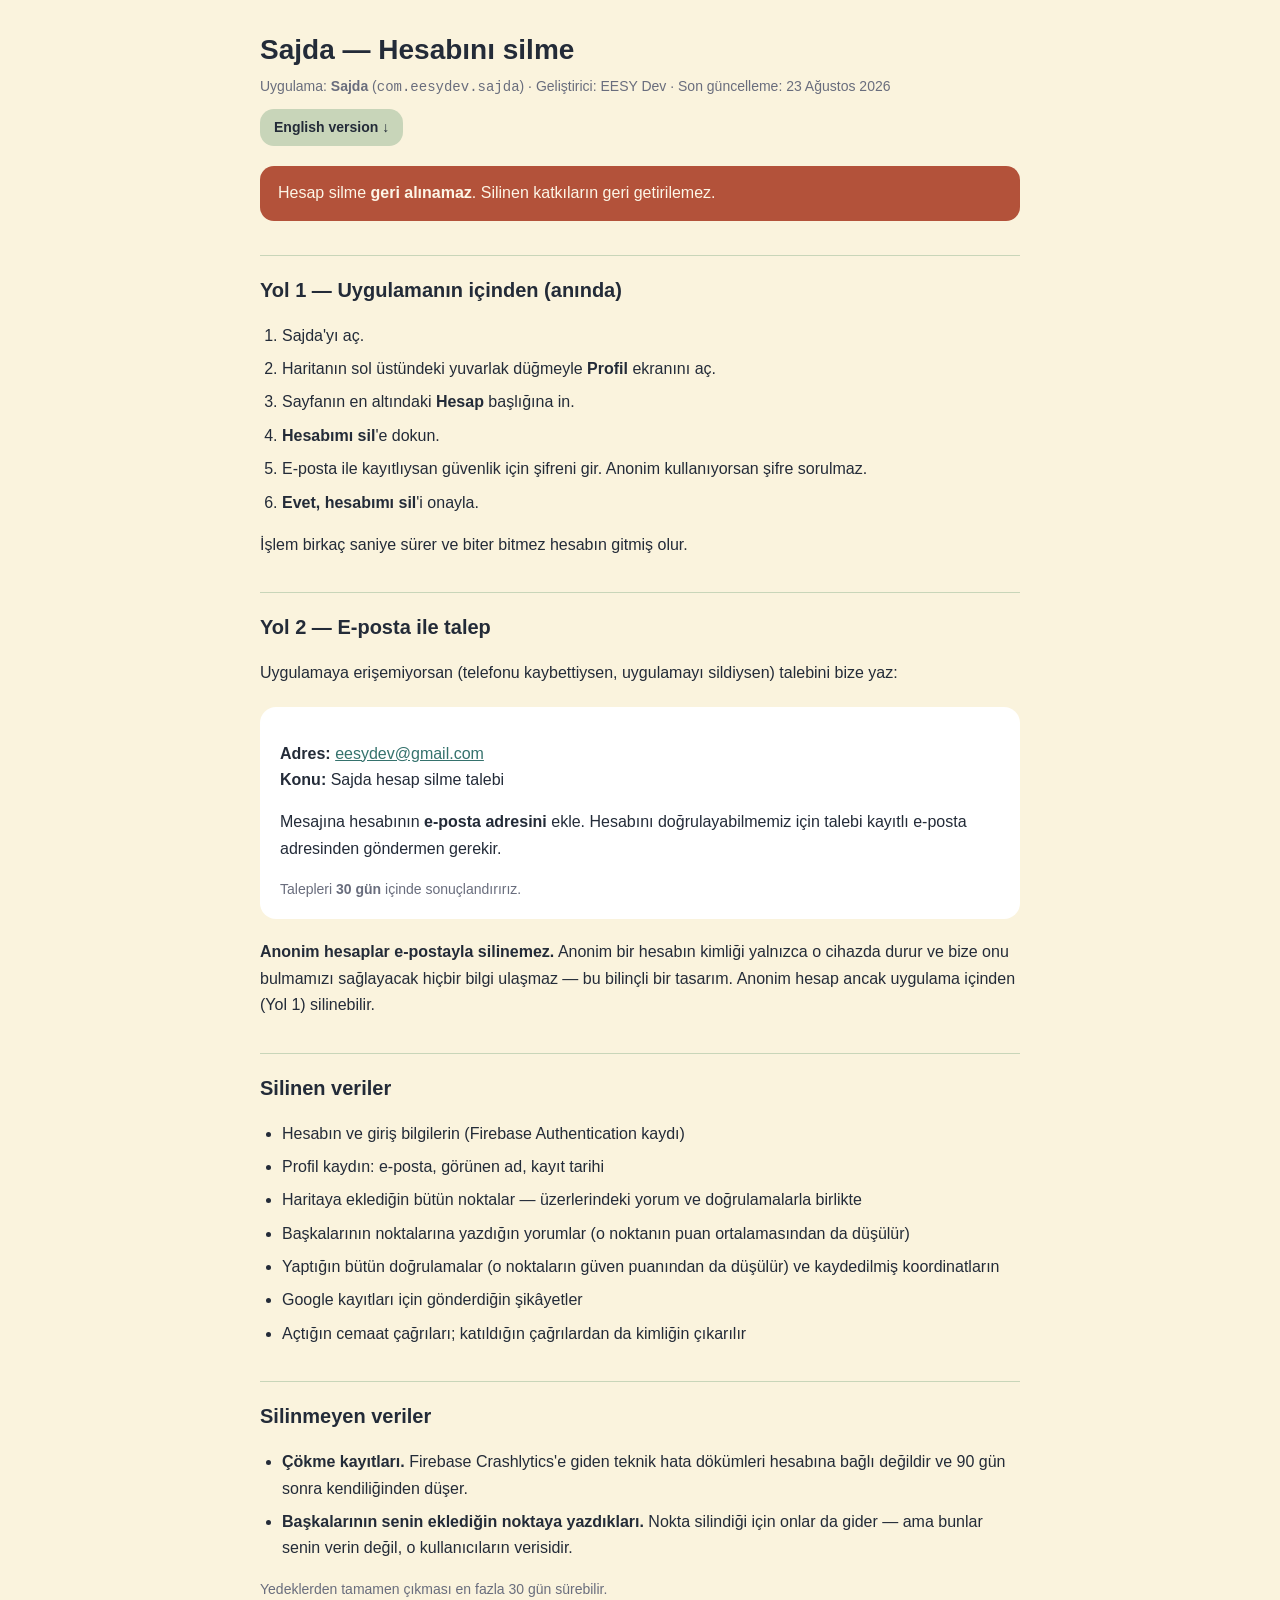
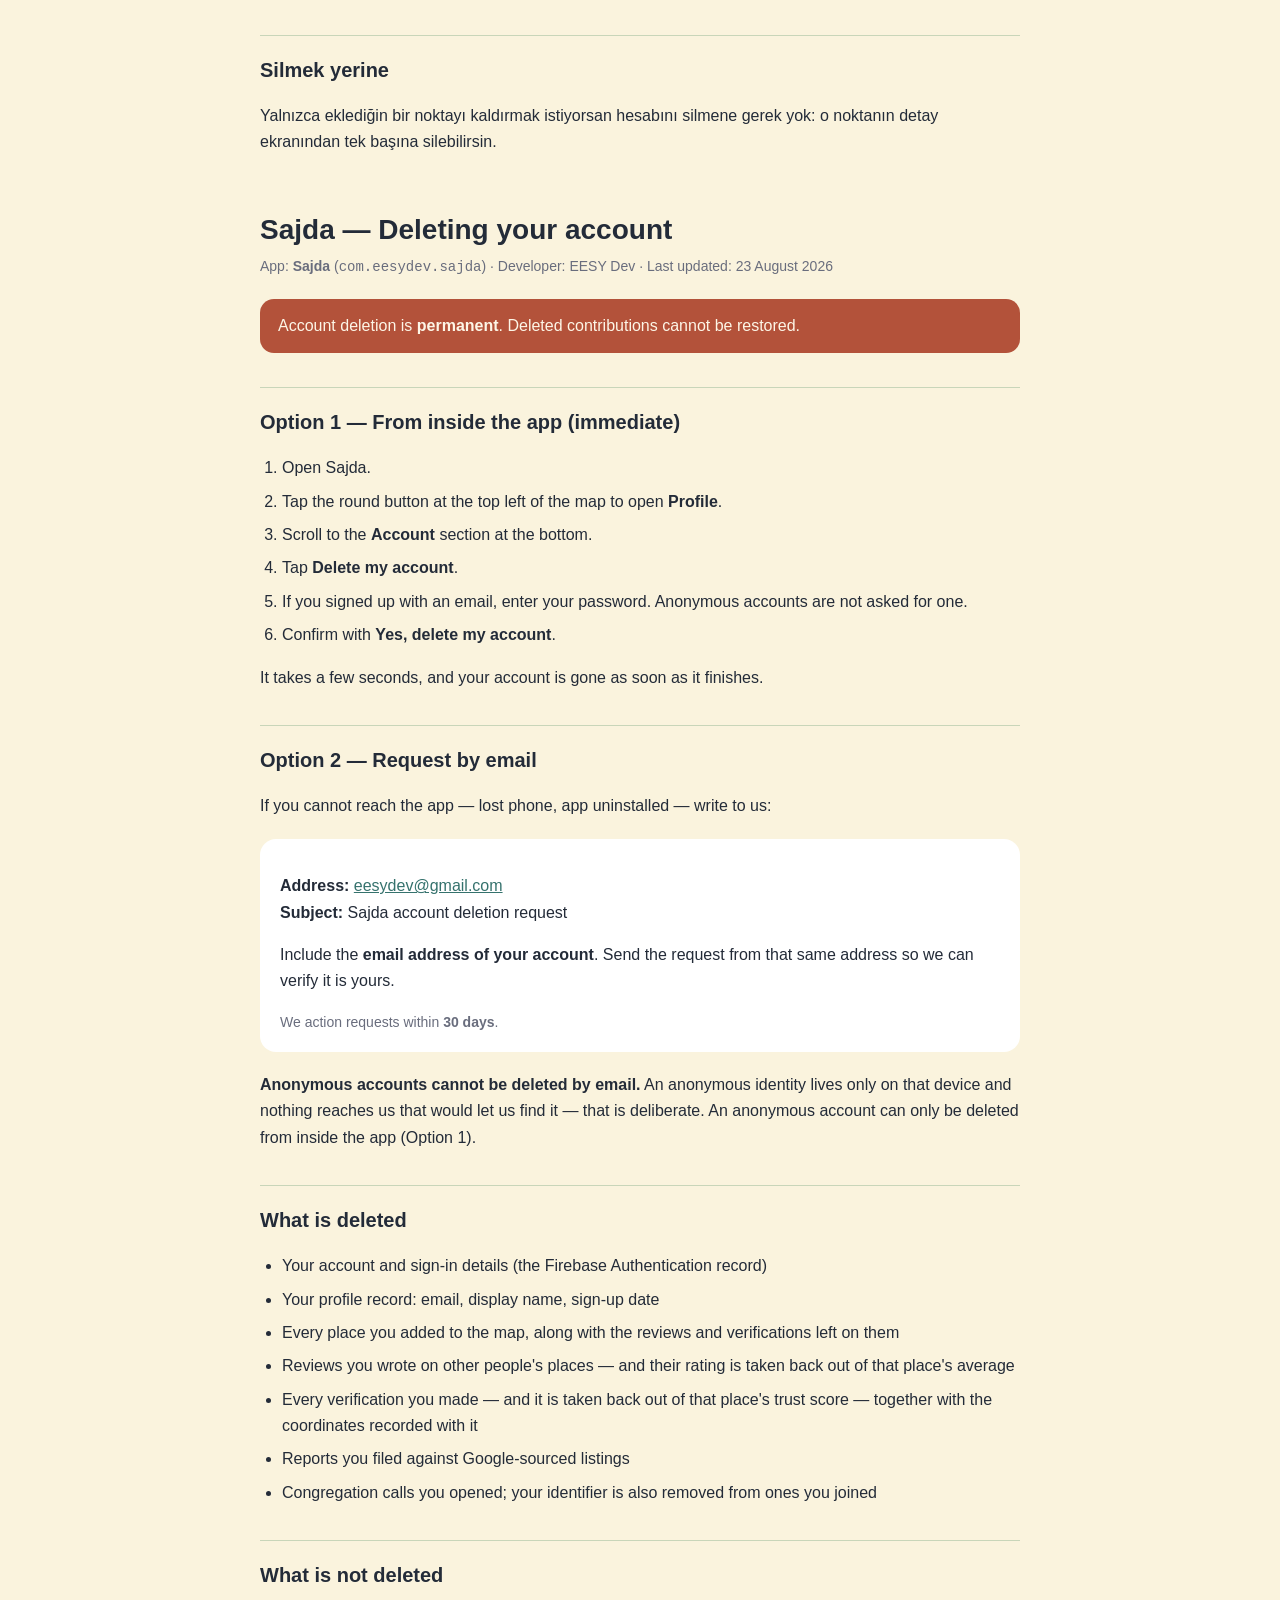
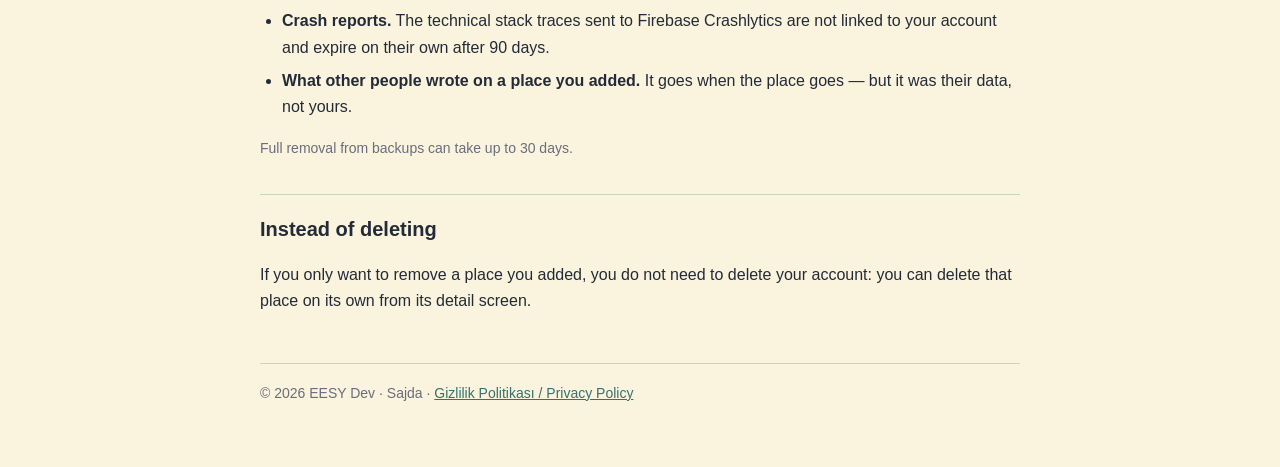
<file: sajda/delete-account.html>
<!doctype html>
<html lang="tr">
<head>
<meta charset="utf-8">
<meta name="viewport" content="width=device-width, initial-scale=1">
<title>Sajda — Hesap Silme / Delete Your Account</title>
<style>
  :root {
    --bg: #FAF3DD;
    --card: #FFFFFF;
    --text: #232B38;
    --muted: #696D7D;
    --accent: #35726D;
    --line: #C8D5B9;
    --chip: #C8D5B9;
    --warn: #B3523A;
    --on-warn: #FDF6E7;
  }
  @media (prefers-color-scheme: dark) {
    :root {
      --bg: #12161C;
      --card: #1C222B;
      --text: #F2F4F7;
      --muted: #9AA0B4;
      --accent: #74BDB8;
      --line: #3A4A40;
      --chip: #3A4A40;
      --warn: #A8543E;
      --on-warn: #F7EDE6;
    }
  }
  * { box-sizing: border-box; }
  body {
    margin: 0;
    padding: 32px 20px 64px;
    background: var(--bg);
    color: var(--text);
    font: 16px/1.65 -apple-system, BlinkMacSystemFont, "Segoe UI", Roboto, Helvetica, Arial, sans-serif;
  }
  main { max-width: 760px; margin: 0 auto; }
  h1 { font-size: 28px; line-height: 1.25; margin: 0 0 8px; }
  h2 { font-size: 20px; margin: 34px 0 10px; padding-top: 18px; border-top: 1px solid var(--line); }
  .meta { color: var(--muted); font-size: 14px; margin: 0; }
  a { color: var(--accent); }
  ol, ul { padding-left: 22px; }
  li { margin: 7px 0; }
  .card {
    background: var(--card);
    border-radius: 16px;
    padding: 18px 20px;
    margin: 20px 0;
  }
  .switch {
    display: inline-block;
    background: var(--chip);
    color: var(--text);
    border-radius: 14px;
    padding: 7px 14px;
    text-decoration: none;
    font-size: 14px;
    font-weight: 600;
    margin-top: 10px;
  }
  .warn {
    background: var(--warn);
    color: var(--on-warn);
    border-radius: 14px;
    padding: 14px 18px;
    margin: 20px 0;
  }
  .warn a { color: var(--on-warn); }
  footer { margin-top: 48px; padding-top: 18px; border-top: 1px solid var(--line); color: var(--muted); font-size: 14px; }
  .path { font-weight: 600; }
</style>
</head>
<body>
<main>

<h1>Sajda — Hesabını silme</h1>
<p class="meta">Uygulama: <strong>Sajda</strong> (<code>com.eesydev.sajda</code>) · Geliştirici: EESY Dev · Son güncelleme: 23 Ağustos 2026</p>
<a class="switch" href="#english">English version ↓</a>

<div class="warn">
  Hesap silme <strong>geri alınamaz</strong>. Silinen katkıların geri getirilemez.
</div>

<h2>Yol 1 — Uygulamanın içinden (anında)</h2>
<ol>
  <li>Sajda'yı aç.</li>
  <li>Haritanın sol üstündeki yuvarlak düğmeyle <span class="path">Profil</span> ekranını aç.</li>
  <li>Sayfanın en altındaki <span class="path">Hesap</span> başlığına in.</li>
  <li><span class="path">Hesabımı sil</span>'e dokun.</li>
  <li>E-posta ile kayıtlıysan güvenlik için şifreni gir. Anonim kullanıyorsan şifre sorulmaz.</li>
  <li><span class="path">Evet, hesabımı sil</span>'i onayla.</li>
</ol>
<p>İşlem birkaç saniye sürer ve biter bitmez hesabın gitmiş olur.</p>

<h2>Yol 2 — E-posta ile talep</h2>
<p>Uygulamaya erişemiyorsan (telefonu kaybettiysen, uygulamayı sildiysen) talebini bize yaz:</p>
<div class="card">
  <p><strong>Adres:</strong> <a href="mailto:eesydev@gmail.com?subject=Sajda%20hesap%20silme%20talebi">eesydev@gmail.com</a><br>
  <strong>Konu:</strong> Sajda hesap silme talebi</p>
  <p>Mesajına hesabının <strong>e-posta adresini</strong> ekle. Hesabını doğrulayabilmemiz için talebi kayıtlı e-posta adresinden göndermen gerekir.</p>
  <p class="meta">Talepleri <strong>30 gün</strong> içinde sonuçlandırırız.</p>
</div>
<p><strong>Anonim hesaplar e-postayla silinemez.</strong> Anonim bir hesabın kimliği yalnızca o cihazda durur ve bize onu bulmamızı sağlayacak hiçbir bilgi ulaşmaz — bu bilinçli bir tasarım. Anonim hesap ancak uygulama içinden (Yol 1) silinebilir.</p>

<h2>Silinen veriler</h2>
<ul>
  <li>Hesabın ve giriş bilgilerin (Firebase Authentication kaydı)</li>
  <li>Profil kaydın: e-posta, görünen ad, kayıt tarihi</li>
  <li>Haritaya eklediğin bütün noktalar — üzerlerindeki yorum ve doğrulamalarla birlikte</li>
  <li>Başkalarının noktalarına yazdığın yorumlar (o noktanın puan ortalamasından da düşülür)</li>
  <li>Yaptığın bütün doğrulamalar (o noktaların güven puanından da düşülür) ve kaydedilmiş koordinatların</li>
  <li>Google kayıtları için gönderdiğin şikâyetler</li>
  <li>Açtığın cemaat çağrıları; katıldığın çağrılardan da kimliğin çıkarılır</li>
</ul>

<h2>Silinmeyen veriler</h2>
<ul>
  <li><strong>Çökme kayıtları.</strong> Firebase Crashlytics'e giden teknik hata dökümleri hesabına bağlı değildir ve 90 gün sonra kendiliğinden düşer.</li>
  <li><strong>Başkalarının senin eklediğin noktaya yazdıkları.</strong> Nokta silindiği için onlar da gider — ama bunlar senin verin değil, o kullanıcıların verisidir.</li>
</ul>
<p class="meta">Yedeklerden tamamen çıkması en fazla 30 gün sürebilir.</p>

<h2>Silmek yerine</h2>
<p>Yalnızca eklediğin bir noktayı kaldırmak istiyorsan hesabını silmene gerek yok: o noktanın detay ekranından tek başına silebilirsin.</p>

<h1 id="english" style="margin-top:56px;">Sajda — Deleting your account</h1>
<p class="meta">App: <strong>Sajda</strong> (<code>com.eesydev.sajda</code>) · Developer: EESY Dev · Last updated: 23 August 2026</p>

<div class="warn">
  Account deletion is <strong>permanent</strong>. Deleted contributions cannot be restored.
</div>

<h2>Option 1 — From inside the app (immediate)</h2>
<ol>
  <li>Open Sajda.</li>
  <li>Tap the round button at the top left of the map to open <span class="path">Profile</span>.</li>
  <li>Scroll to the <span class="path">Account</span> section at the bottom.</li>
  <li>Tap <span class="path">Delete my account</span>.</li>
  <li>If you signed up with an email, enter your password. Anonymous accounts are not asked for one.</li>
  <li>Confirm with <span class="path">Yes, delete my account</span>.</li>
</ol>
<p>It takes a few seconds, and your account is gone as soon as it finishes.</p>

<h2>Option 2 — Request by email</h2>
<p>If you cannot reach the app — lost phone, app uninstalled — write to us:</p>
<div class="card">
  <p><strong>Address:</strong> <a href="mailto:eesydev@gmail.com?subject=Sajda%20account%20deletion%20request">eesydev@gmail.com</a><br>
  <strong>Subject:</strong> Sajda account deletion request</p>
  <p>Include the <strong>email address of your account</strong>. Send the request from that same address so we can verify it is yours.</p>
  <p class="meta">We action requests within <strong>30 days</strong>.</p>
</div>
<p><strong>Anonymous accounts cannot be deleted by email.</strong> An anonymous identity lives only on that device and nothing reaches us that would let us find it — that is deliberate. An anonymous account can only be deleted from inside the app (Option 1).</p>

<h2>What is deleted</h2>
<ul>
  <li>Your account and sign-in details (the Firebase Authentication record)</li>
  <li>Your profile record: email, display name, sign-up date</li>
  <li>Every place you added to the map, along with the reviews and verifications left on them</li>
  <li>Reviews you wrote on other people's places — and their rating is taken back out of that place's average</li>
  <li>Every verification you made — and it is taken back out of that place's trust score — together with the coordinates recorded with it</li>
  <li>Reports you filed against Google-sourced listings</li>
  <li>Congregation calls you opened; your identifier is also removed from ones you joined</li>
</ul>

<h2>What is not deleted</h2>
<ul>
  <li><strong>Crash reports.</strong> The technical stack traces sent to Firebase Crashlytics are not linked to your account and expire on their own after 90 days.</li>
  <li><strong>What other people wrote on a place you added.</strong> It goes when the place goes — but it was their data, not yours.</li>
</ul>
<p class="meta">Full removal from backups can take up to 30 days.</p>

<h2>Instead of deleting</h2>
<p>If you only want to remove a place you added, you do not need to delete your account: you can delete that place on its own from its detail screen.</p>

<footer>© 2026 EESY Dev · Sajda · <a href="privacy.html">Gizlilik Politikası / Privacy Policy</a></footer>

</main>
</body>
</html>
</file>
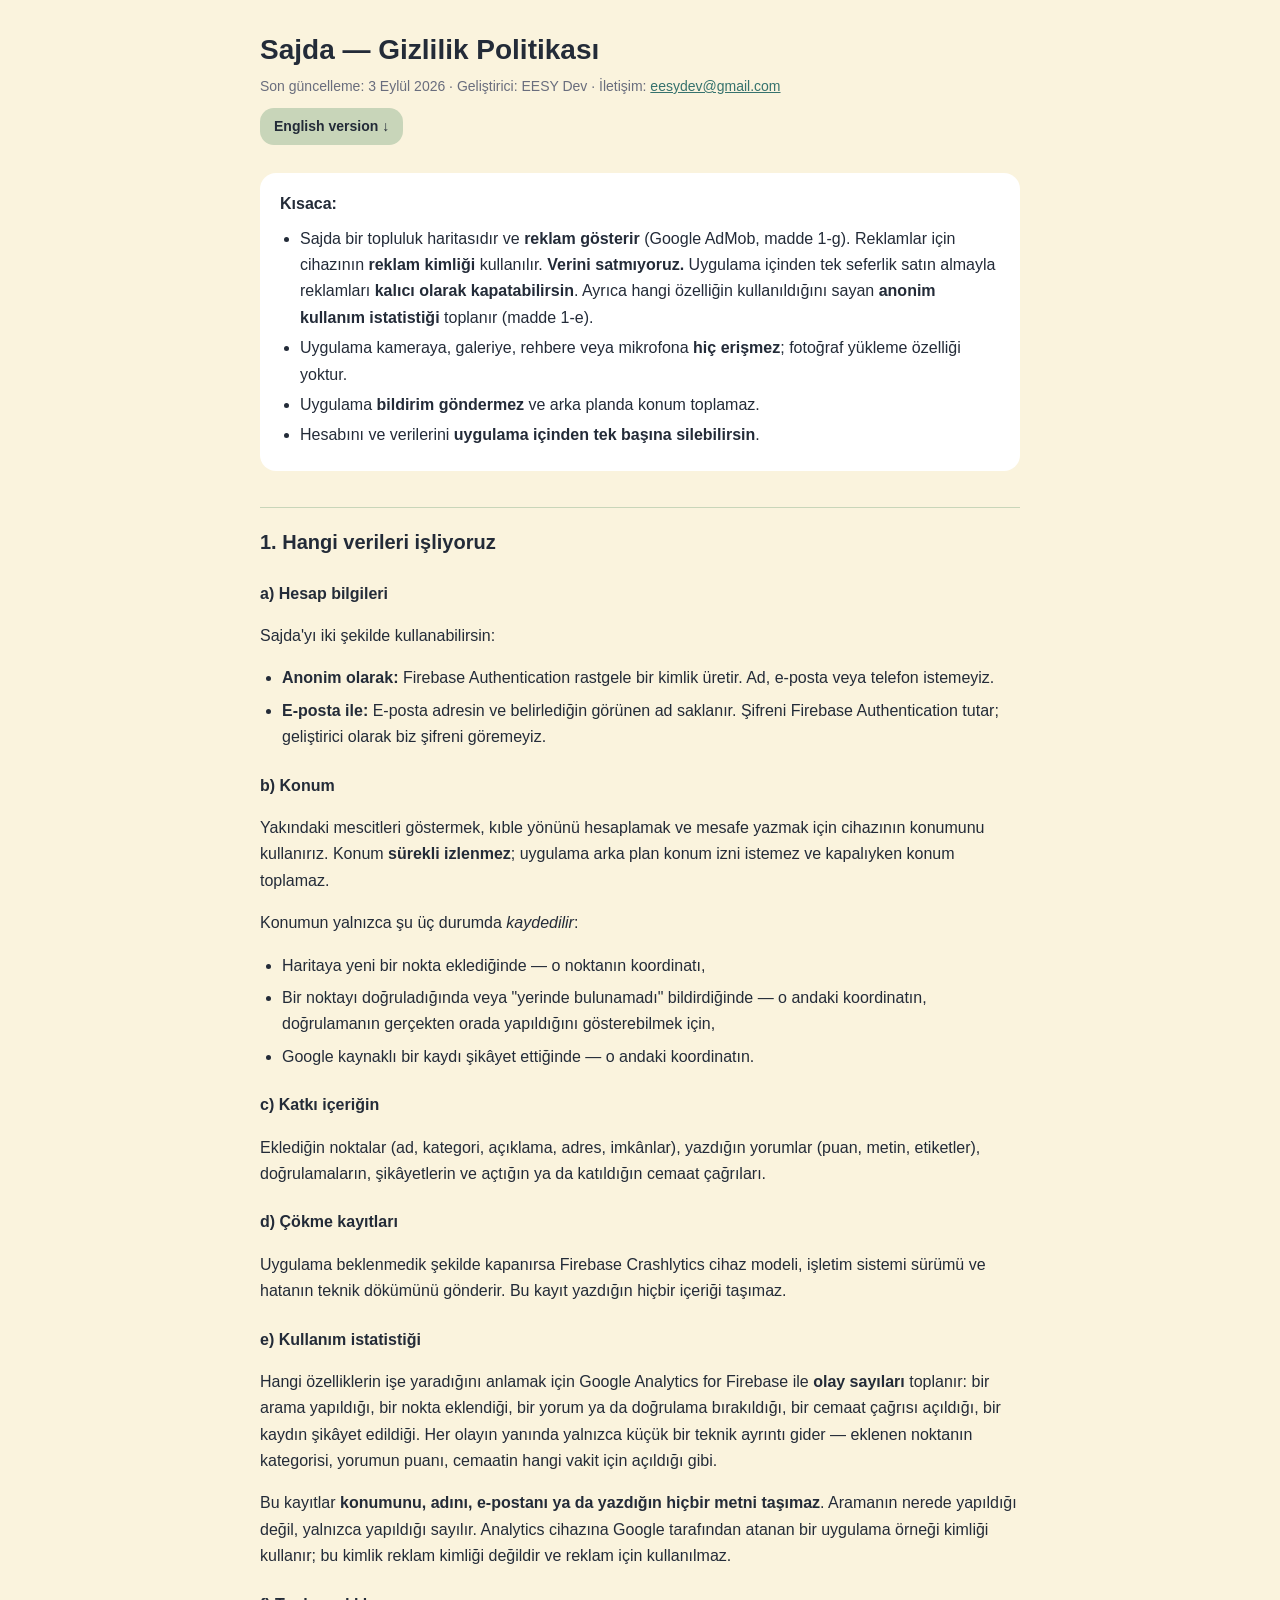
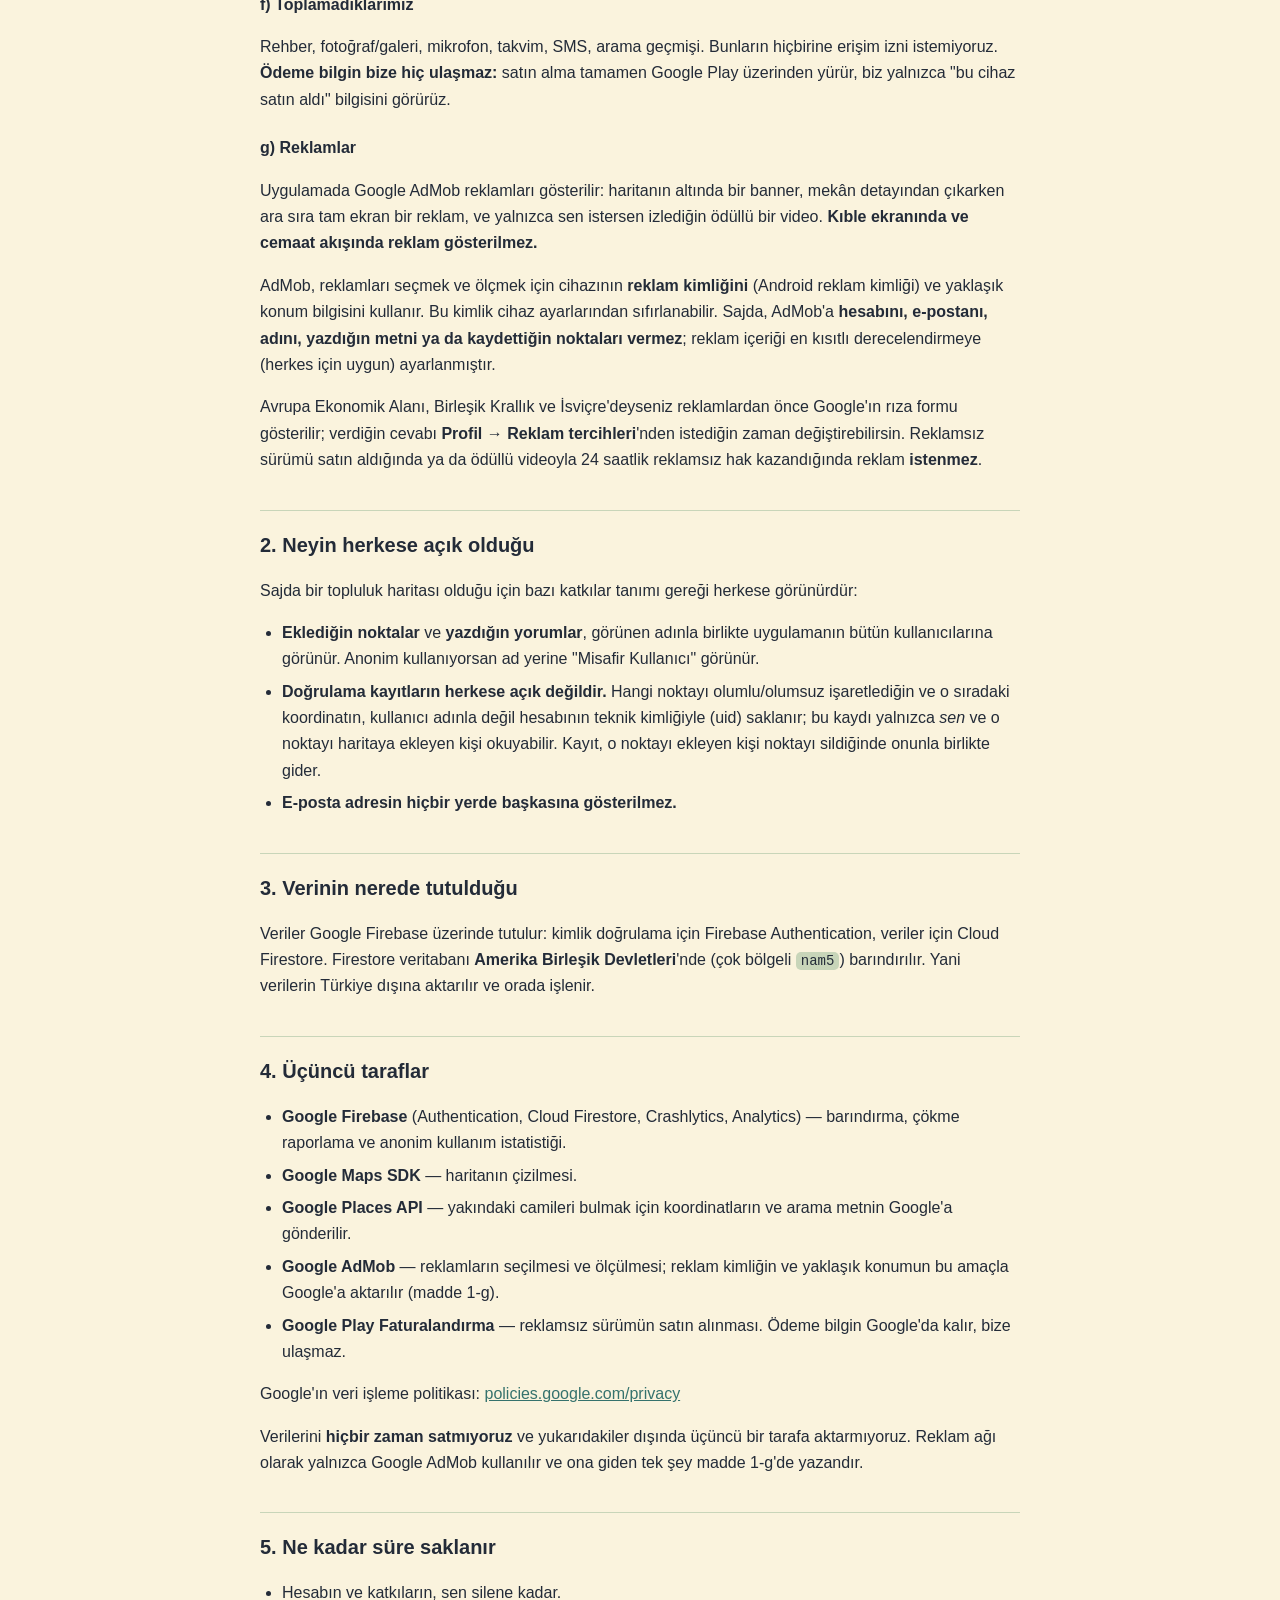
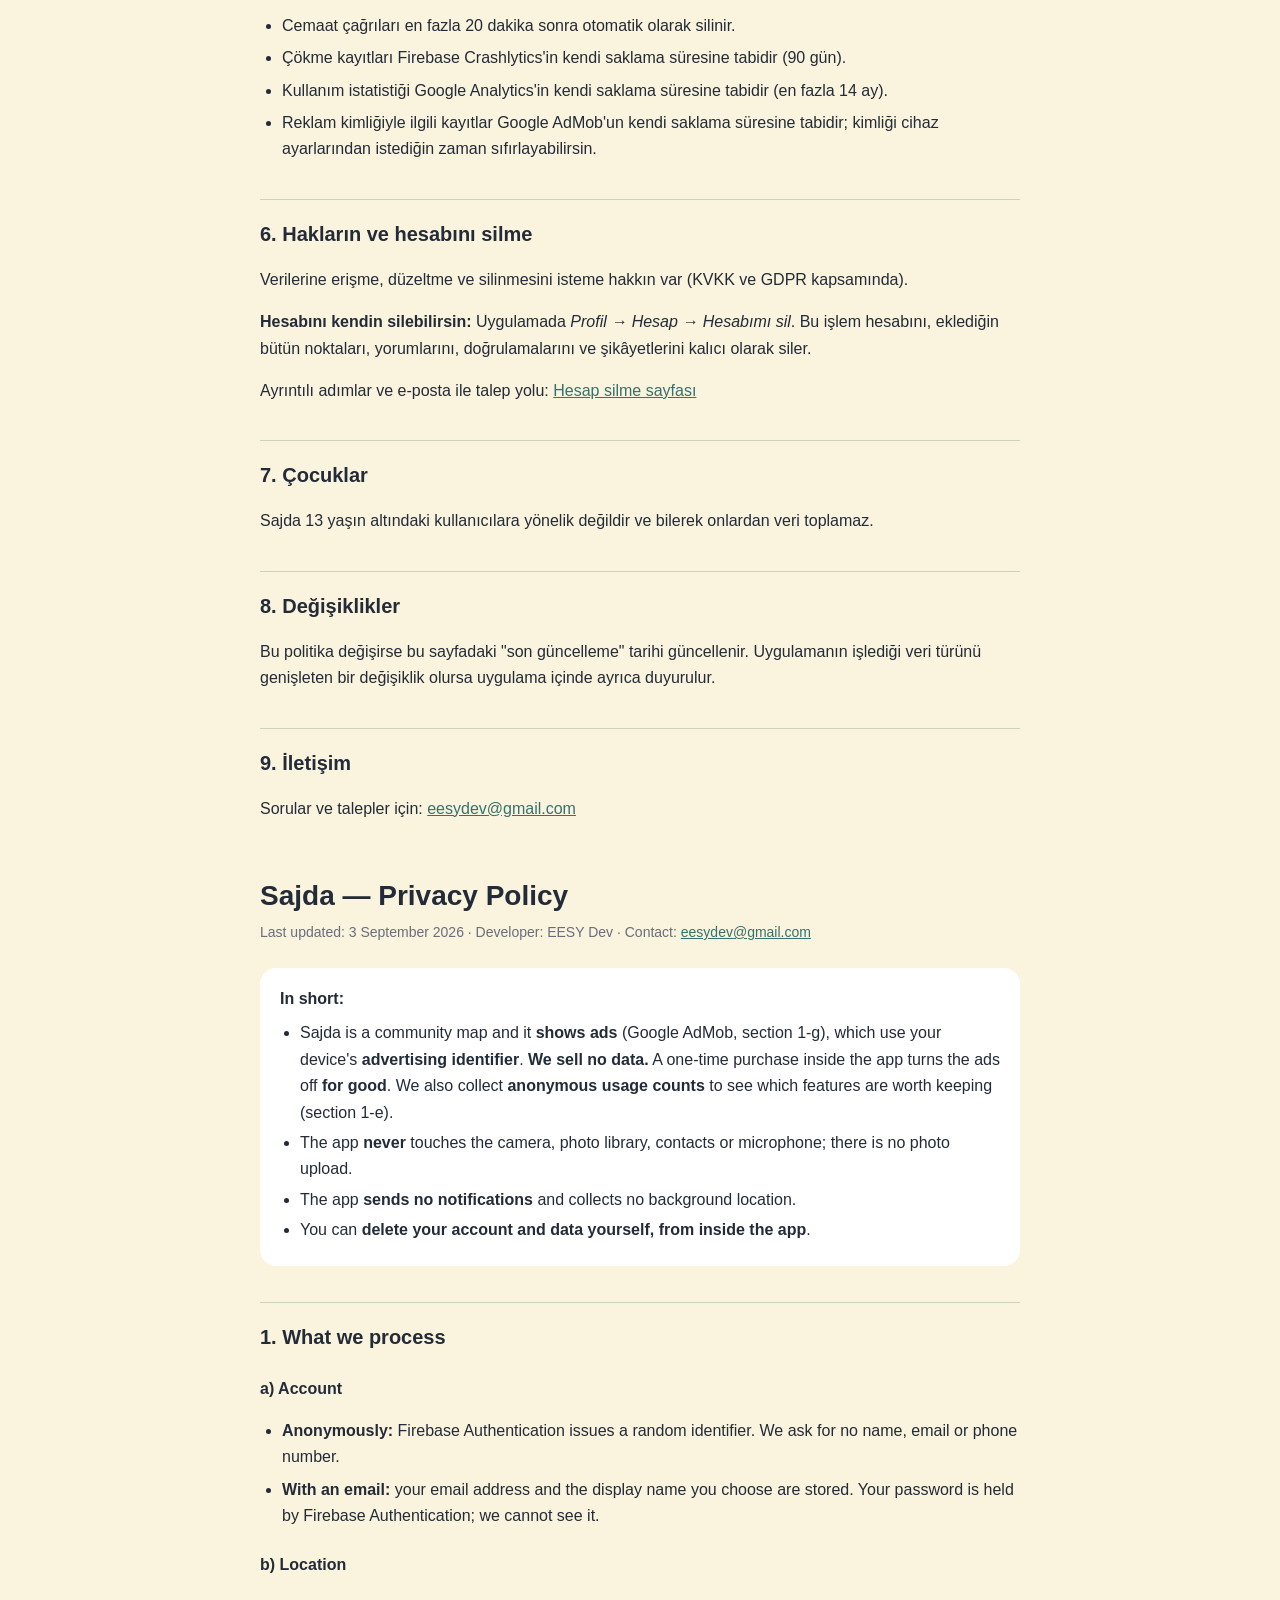
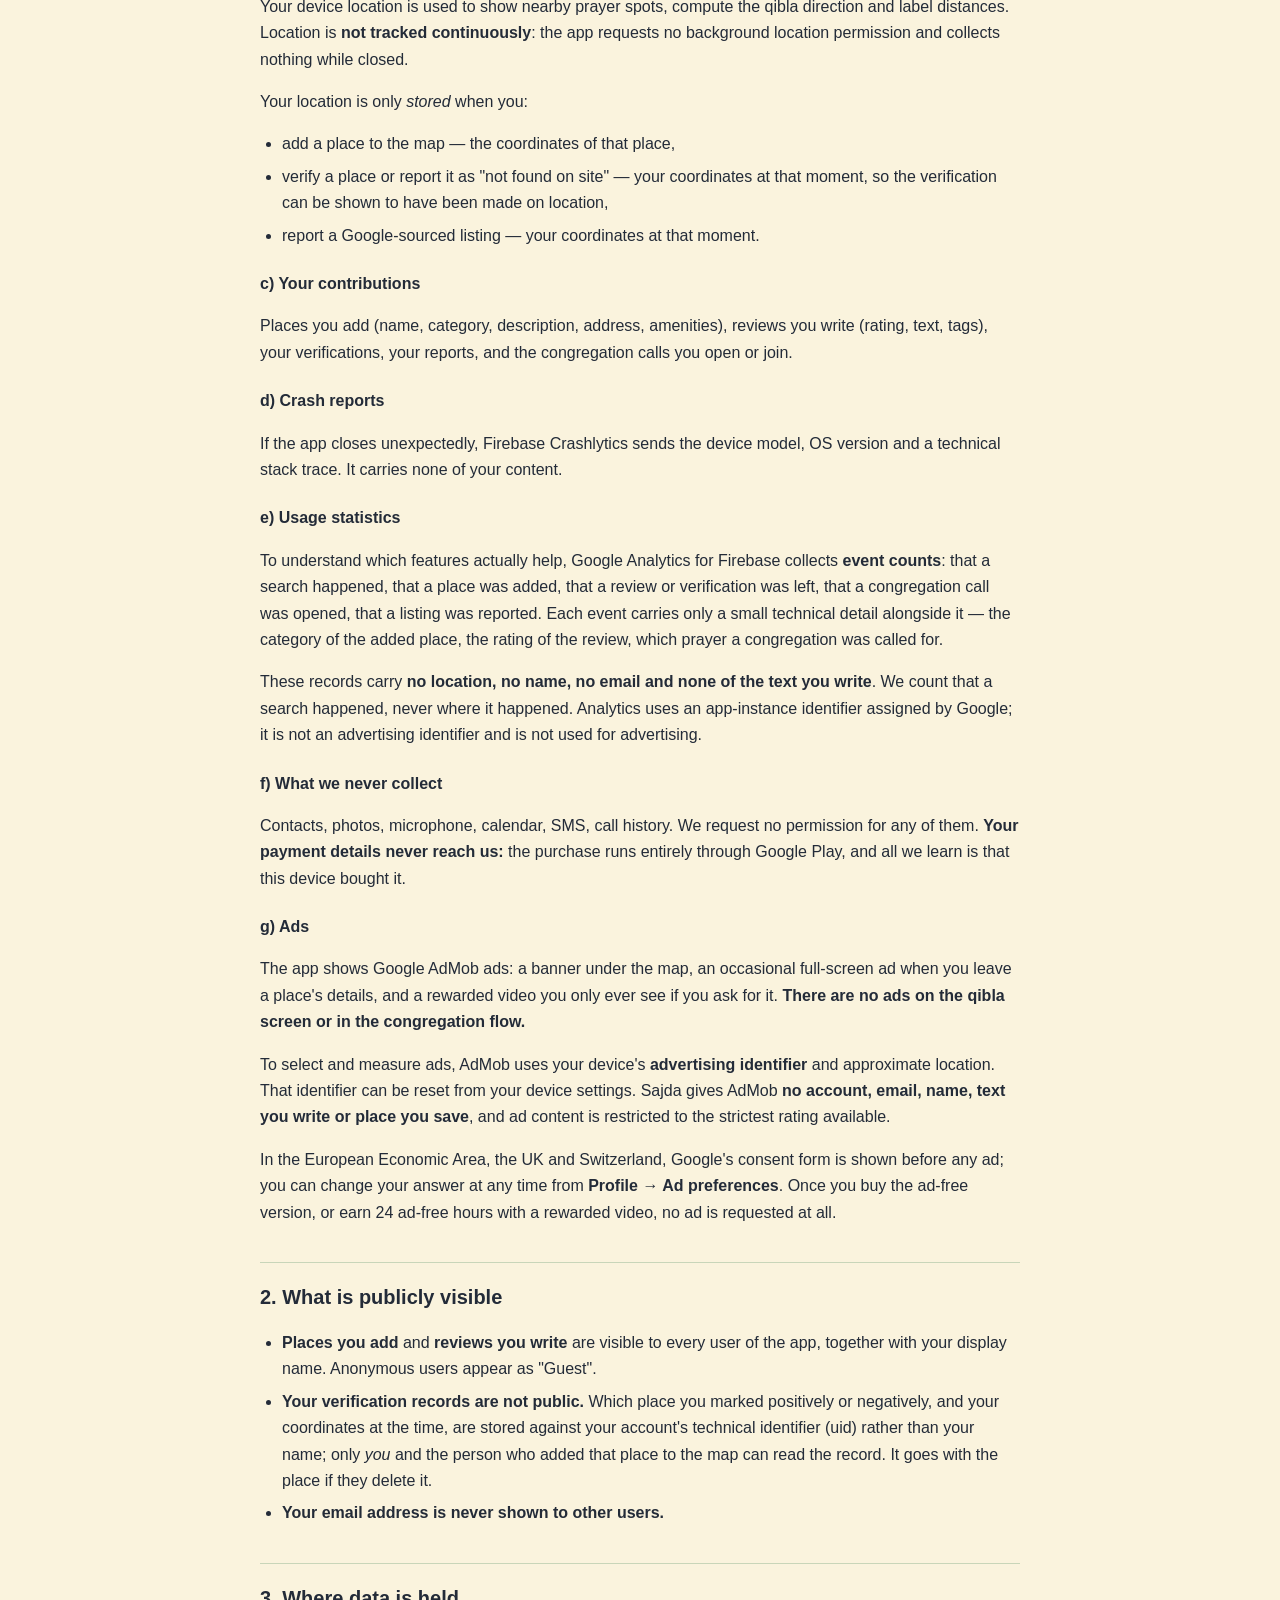
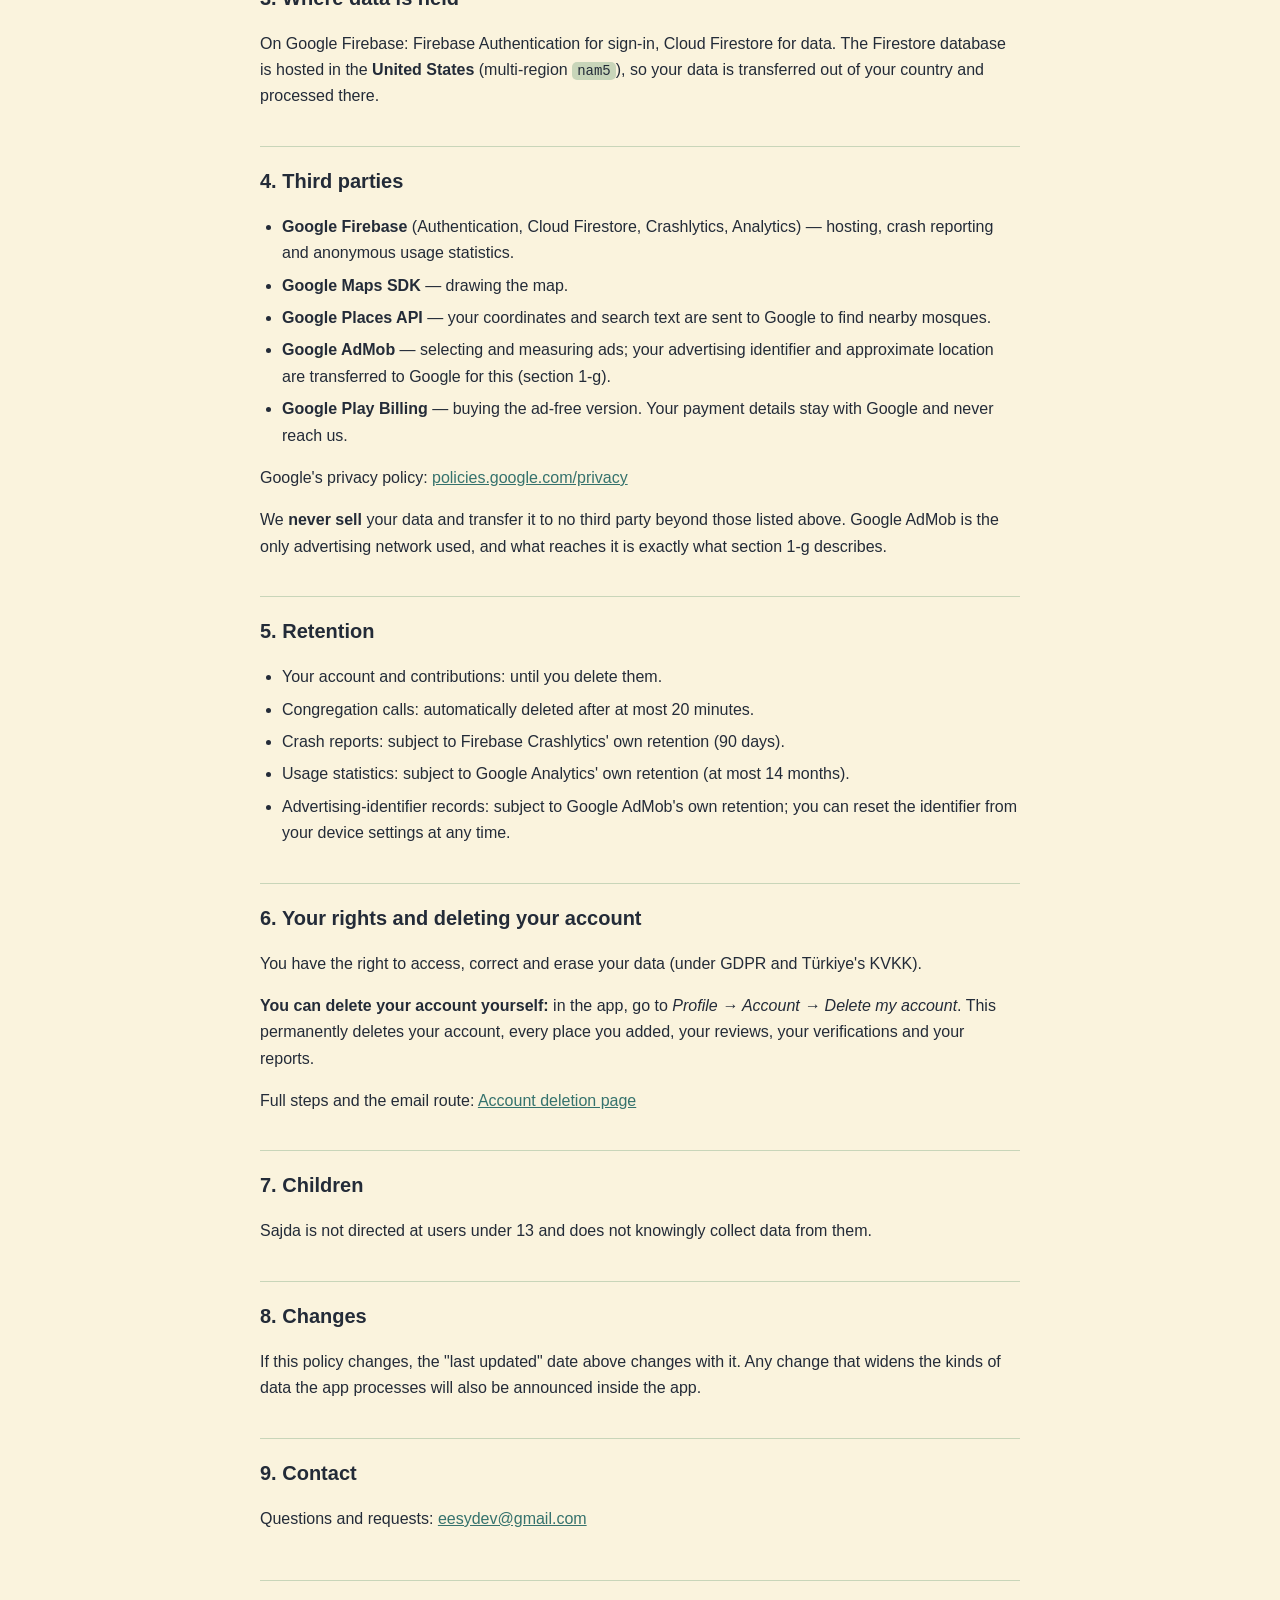
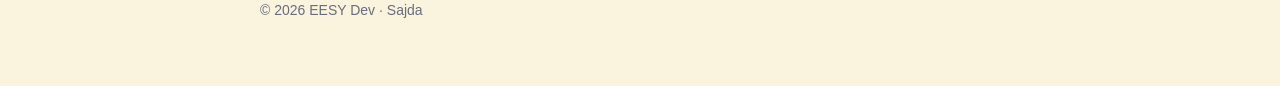
<file: sajda/privacy.html>
<!doctype html>
<html lang="tr">
<head>
<meta charset="utf-8">
<meta name="viewport" content="width=device-width, initial-scale=1">
<title>Sajda — Gizlilik Politikası / Privacy Policy</title>
<style>
  :root {
    --bg: #FAF3DD;
    --card: #FFFFFF;
    --text: #232B38;
    --muted: #696D7D;
    --accent: #35726D;
    --line: #C8D5B9;
    --chip: #C8D5B9;
  }
  @media (prefers-color-scheme: dark) {
    :root {
      --bg: #12161C;
      --card: #1C222B;
      --text: #F2F4F7;
      --muted: #9AA0B4;
      --accent: #74BDB8;
      --line: #3A4A40;
      --chip: #3A4A40;
    }
  }
  * { box-sizing: border-box; }
  body {
    margin: 0;
    padding: 32px 20px 64px;
    background: var(--bg);
    color: var(--text);
    font: 16px/1.65 -apple-system, BlinkMacSystemFont, "Segoe UI", Roboto, Helvetica, Arial, sans-serif;
  }
  main { max-width: 760px; margin: 0 auto; }
  header { margin-bottom: 28px; }
  h1 { font-size: 28px; line-height: 1.25; margin: 0 0 8px; }
  h2 { font-size: 20px; margin: 36px 0 10px; padding-top: 18px; border-top: 1px solid var(--line); }
  h3 { font-size: 16px; margin: 22px 0 6px; }
  p, li { color: var(--text); }
  .meta { color: var(--muted); font-size: 14px; margin: 0; }
  .lede {
    background: var(--card);
    border-radius: 16px;
    padding: 18px 20px;
    margin: 24px 0 8px;
  }
  .lede ul { margin: 8px 0 0; padding-left: 20px; }
  .lede li { margin: 4px 0; }
  a { color: var(--accent); }
  ul { padding-left: 22px; }
  li { margin: 6px 0; }
  .switch {
    display: inline-block;
    background: var(--chip);
    color: var(--text);
    border-radius: 14px;
    padding: 7px 14px;
    text-decoration: none;
    font-size: 14px;
    font-weight: 600;
    margin-top: 10px;
  }
  footer { margin-top: 48px; padding-top: 18px; border-top: 1px solid var(--line); color: var(--muted); font-size: 14px; }
  code { background: var(--chip); border-radius: 5px; padding: 1px 5px; font-size: 14px; }
</style>
</head>
<body>
<main>

<header>
  <h1>Sajda — Gizlilik Politikası</h1>
  <p class="meta">Son güncelleme: 3 Eylül 2026 · Geliştirici: EESY Dev · İletişim: <a href="mailto:eesydev@gmail.com">eesydev@gmail.com</a></p>
  <a class="switch" href="#english">English version ↓</a>
</header>

<div class="lede">
  <strong>Kısaca:</strong>
  <ul>
    <li>Sajda bir topluluk haritasıdır ve <strong>reklam gösterir</strong> (Google AdMob, madde 1-g). Reklamlar için cihazının <strong>reklam kimliği</strong> kullanılır. <strong>Verini satmıyoruz.</strong> Uygulama içinden tek seferlik satın almayla reklamları <strong>kalıcı olarak kapatabilirsin</strong>. Ayrıca hangi özelliğin kullanıldığını sayan <strong>anonim kullanım istatistiği</strong> toplanır (madde 1-e).</li>
    <li>Uygulama kameraya, galeriye, rehbere veya mikrofona <strong>hiç erişmez</strong>; fotoğraf yükleme özelliği yoktur.</li>
    <li>Uygulama <strong>bildirim göndermez</strong> ve arka planda konum toplamaz.</li>
    <li>Hesabını ve verilerini <strong>uygulama içinden tek başına silebilirsin</strong>.</li>
  </ul>
</div>

<h2>1. Hangi verileri işliyoruz</h2>

<h3>a) Hesap bilgileri</h3>
<p>Sajda'yı iki şekilde kullanabilirsin:</p>
<ul>
  <li><strong>Anonim olarak:</strong> Firebase Authentication rastgele bir kimlik üretir. Ad, e-posta veya telefon istemeyiz.</li>
  <li><strong>E-posta ile:</strong> E-posta adresin ve belirlediğin görünen ad saklanır. Şifreni Firebase Authentication tutar; geliştirici olarak biz şifreni göremeyiz.</li>
</ul>

<h3>b) Konum</h3>
<p>Yakındaki mescitleri göstermek, kıble yönünü hesaplamak ve mesafe yazmak için cihazının konumunu kullanırız. Konum <strong>sürekli izlenmez</strong>; uygulama arka plan konum izni istemez ve kapalıyken konum toplamaz.</p>
<p>Konumun yalnızca şu üç durumda <em>kaydedilir</em>:</p>
<ul>
  <li>Haritaya yeni bir nokta eklediğinde — o noktanın koordinatı,</li>
  <li>Bir noktayı doğruladığında veya "yerinde bulunamadı" bildirdiğinde — o andaki koordinatın, doğrulamanın gerçekten orada yapıldığını gösterebilmek için,</li>
  <li>Google kaynaklı bir kaydı şikâyet ettiğinde — o andaki koordinatın.</li>
</ul>

<h3>c) Katkı içeriğin</h3>
<p>Eklediğin noktalar (ad, kategori, açıklama, adres, imkânlar), yazdığın yorumlar (puan, metin, etiketler), doğrulamaların, şikâyetlerin ve açtığın ya da katıldığın cemaat çağrıları.</p>

<h3>d) Çökme kayıtları</h3>
<p>Uygulama beklenmedik şekilde kapanırsa Firebase Crashlytics cihaz modeli, işletim sistemi sürümü ve hatanın teknik dökümünü gönderir. Bu kayıt yazdığın hiçbir içeriği taşımaz.</p>

<h3>e) Kullanım istatistiği</h3>
<p>Hangi özelliklerin işe yaradığını anlamak için Google Analytics for Firebase ile <strong>olay sayıları</strong> toplanır: bir arama yapıldığı, bir nokta eklendiği, bir yorum ya da doğrulama bırakıldığı, bir cemaat çağrısı açıldığı, bir kaydın şikâyet edildiği. Her olayın yanında yalnızca küçük bir teknik ayrıntı gider — eklenen noktanın kategorisi, yorumun puanı, cemaatin hangi vakit için açıldığı gibi.</p>
<p>Bu kayıtlar <strong>konumunu, adını, e-postanı ya da yazdığın hiçbir metni taşımaz</strong>. Aramanın nerede yapıldığı değil, yalnızca yapıldığı sayılır. Analytics cihazına Google tarafından atanan bir uygulama örneği kimliği kullanır; bu kimlik reklam kimliği değildir ve reklam için kullanılmaz.</p>

<h3>f) Toplamadıklarımız</h3>
<p>Rehber, fotoğraf/galeri, mikrofon, takvim, SMS, arama geçmişi. Bunların hiçbirine erişim izni istemiyoruz. <strong>Ödeme bilgin bize hiç ulaşmaz:</strong> satın alma tamamen Google Play üzerinden yürür, biz yalnızca "bu cihaz satın aldı" bilgisini görürüz.</p>

<h3>g) Reklamlar</h3>
<p>Uygulamada Google AdMob reklamları gösterilir: haritanın altında bir banner, mekân detayından çıkarken ara sıra tam ekran bir reklam, ve yalnızca sen istersen izlediğin ödüllü bir video. <strong>Kıble ekranında ve cemaat akışında reklam gösterilmez.</strong></p>
<p>AdMob, reklamları seçmek ve ölçmek için cihazının <strong>reklam kimliğini</strong> (Android reklam kimliği) ve yaklaşık konum bilgisini kullanır. Bu kimlik cihaz ayarlarından sıfırlanabilir. Sajda, AdMob'a <strong>hesabını, e-postanı, adını, yazdığın metni ya da kaydettiğin noktaları vermez</strong>; reklam içeriği en kısıtlı derecelendirmeye (herkes için uygun) ayarlanmıştır.</p>
<p>Avrupa Ekonomik Alanı, Birleşik Krallık ve İsviçre'deyseniz reklamlardan önce Google'ın rıza formu gösterilir; verdiğin cevabı <strong>Profil → Reklam tercihleri</strong>'nden istediğin zaman değiştirebilirsin. Reklamsız sürümü satın aldığında ya da ödüllü videoyla 24 saatlik reklamsız hak kazandığında reklam <strong>istenmez</strong>.</p>

<h2>2. Neyin herkese açık olduğu</h2>
<p>Sajda bir topluluk haritası olduğu için bazı katkılar tanımı gereği herkese görünürdür:</p>
<ul>
  <li><strong>Eklediğin noktalar</strong> ve <strong>yazdığın yorumlar</strong>, görünen adınla birlikte uygulamanın bütün kullanıcılarına görünür. Anonim kullanıyorsan ad yerine "Misafir Kullanıcı" görünür.</li>
  <li><strong>Doğrulama kayıtların herkese açık değildir.</strong> Hangi noktayı olumlu/olumsuz işaretlediğin ve o sıradaki koordinatın, kullanıcı adınla değil hesabının teknik kimliğiyle (uid) saklanır; bu kaydı yalnızca <em>sen</em> ve o noktayı haritaya ekleyen kişi okuyabilir. Kayıt, o noktayı ekleyen kişi noktayı sildiğinde onunla birlikte gider.</li>
  <li><strong>E-posta adresin hiçbir yerde başkasına gösterilmez.</strong></li>
</ul>

<h2>3. Verinin nerede tutulduğu</h2>
<p>Veriler Google Firebase üzerinde tutulur: kimlik doğrulama için Firebase Authentication, veriler için Cloud Firestore. Firestore veritabanı <strong>Amerika Birleşik Devletleri</strong>'nde (çok bölgeli <code>nam5</code>) barındırılır. Yani verilerin Türkiye dışına aktarılır ve orada işlenir.</p>

<h2>4. Üçüncü taraflar</h2>
<ul>
  <li><strong>Google Firebase</strong> (Authentication, Cloud Firestore, Crashlytics, Analytics) — barındırma, çökme raporlama ve anonim kullanım istatistiği.</li>
  <li><strong>Google Maps SDK</strong> — haritanın çizilmesi.</li>
  <li><strong>Google Places API</strong> — yakındaki camileri bulmak için koordinatların ve arama metnin Google'a gönderilir.</li>
  <li><strong>Google AdMob</strong> — reklamların seçilmesi ve ölçülmesi; reklam kimliğin ve yaklaşık konumun bu amaçla Google'a aktarılır (madde 1-g).</li>
  <li><strong>Google Play Faturalandırma</strong> — reklamsız sürümün satın alınması. Ödeme bilgin Google'da kalır, bize ulaşmaz.</li>
</ul>
<p>Google'ın veri işleme politikası: <a href="https://policies.google.com/privacy">policies.google.com/privacy</a></p>
<p>Verilerini <strong>hiçbir zaman satmıyoruz</strong> ve yukarıdakiler dışında üçüncü bir tarafa aktarmıyoruz. Reklam ağı olarak yalnızca Google AdMob kullanılır ve ona giden tek şey madde 1-g'de yazandır.</p>

<h2>5. Ne kadar süre saklanır</h2>
<ul>
  <li>Hesabın ve katkıların, sen silene kadar.</li>
  <li>Cemaat çağrıları en fazla 20 dakika sonra otomatik olarak silinir.</li>
  <li>Çökme kayıtları Firebase Crashlytics'in kendi saklama süresine tabidir (90 gün).</li>
  <li>Kullanım istatistiği Google Analytics'in kendi saklama süresine tabidir (en fazla 14 ay).</li>
  <li>Reklam kimliğiyle ilgili kayıtlar Google AdMob'un kendi saklama süresine tabidir; kimliği cihaz ayarlarından istediğin zaman sıfırlayabilirsin.</li>
</ul>

<h2>6. Hakların ve hesabını silme</h2>
<p>Verilerine erişme, düzeltme ve silinmesini isteme hakkın var (KVKK ve GDPR kapsamında).</p>
<p><strong>Hesabını kendin silebilirsin:</strong> Uygulamada <em>Profil → Hesap → Hesabımı sil</em>. Bu işlem hesabını, eklediğin bütün noktaları, yorumlarını, doğrulamalarını ve şikâyetlerini kalıcı olarak siler.</p>
<p>Ayrıntılı adımlar ve e-posta ile talep yolu: <a href="delete-account.html">Hesap silme sayfası</a></p>

<h2>7. Çocuklar</h2>
<p>Sajda 13 yaşın altındaki kullanıcılara yönelik değildir ve bilerek onlardan veri toplamaz.</p>

<h2>8. Değişiklikler</h2>
<p>Bu politika değişirse bu sayfadaki "son güncelleme" tarihi güncellenir. Uygulamanın işlediği veri türünü genişleten bir değişiklik olursa uygulama içinde ayrıca duyurulur.</p>

<h2>9. İletişim</h2>
<p>Sorular ve talepler için: <a href="mailto:eesydev@gmail.com">eesydev@gmail.com</a></p>

<h1 id="english" style="margin-top:56px;">Sajda — Privacy Policy</h1>
<p class="meta">Last updated: 3 September 2026 · Developer: EESY Dev · Contact: <a href="mailto:eesydev@gmail.com">eesydev@gmail.com</a></p>

<div class="lede">
  <strong>In short:</strong>
  <ul>
    <li>Sajda is a community map and it <strong>shows ads</strong> (Google AdMob, section 1-g), which use your device's <strong>advertising identifier</strong>. <strong>We sell no data.</strong> A one-time purchase inside the app turns the ads off <strong>for good</strong>. We also collect <strong>anonymous usage counts</strong> to see which features are worth keeping (section 1-e).</li>
    <li>The app <strong>never</strong> touches the camera, photo library, contacts or microphone; there is no photo upload.</li>
    <li>The app <strong>sends no notifications</strong> and collects no background location.</li>
    <li>You can <strong>delete your account and data yourself, from inside the app</strong>.</li>
  </ul>
</div>

<h2>1. What we process</h2>

<h3>a) Account</h3>
<ul>
  <li><strong>Anonymously:</strong> Firebase Authentication issues a random identifier. We ask for no name, email or phone number.</li>
  <li><strong>With an email:</strong> your email address and the display name you choose are stored. Your password is held by Firebase Authentication; we cannot see it.</li>
</ul>

<h3>b) Location</h3>
<p>Your device location is used to show nearby prayer spots, compute the qibla direction and label distances. Location is <strong>not tracked continuously</strong>: the app requests no background location permission and collects nothing while closed.</p>
<p>Your location is only <em>stored</em> when you:</p>
<ul>
  <li>add a place to the map — the coordinates of that place,</li>
  <li>verify a place or report it as "not found on site" — your coordinates at that moment, so the verification can be shown to have been made on location,</li>
  <li>report a Google-sourced listing — your coordinates at that moment.</li>
</ul>

<h3>c) Your contributions</h3>
<p>Places you add (name, category, description, address, amenities), reviews you write (rating, text, tags), your verifications, your reports, and the congregation calls you open or join.</p>

<h3>d) Crash reports</h3>
<p>If the app closes unexpectedly, Firebase Crashlytics sends the device model, OS version and a technical stack trace. It carries none of your content.</p>

<h3>e) Usage statistics</h3>
<p>To understand which features actually help, Google Analytics for Firebase collects <strong>event counts</strong>: that a search happened, that a place was added, that a review or verification was left, that a congregation call was opened, that a listing was reported. Each event carries only a small technical detail alongside it — the category of the added place, the rating of the review, which prayer a congregation was called for.</p>
<p>These records carry <strong>no location, no name, no email and none of the text you write</strong>. We count that a search happened, never where it happened. Analytics uses an app-instance identifier assigned by Google; it is not an advertising identifier and is not used for advertising.</p>

<h3>f) What we never collect</h3>
<p>Contacts, photos, microphone, calendar, SMS, call history. We request no permission for any of them. <strong>Your payment details never reach us:</strong> the purchase runs entirely through Google Play, and all we learn is that this device bought it.</p>

<h3>g) Ads</h3>
<p>The app shows Google AdMob ads: a banner under the map, an occasional full-screen ad when you leave a place's details, and a rewarded video you only ever see if you ask for it. <strong>There are no ads on the qibla screen or in the congregation flow.</strong></p>
<p>To select and measure ads, AdMob uses your device's <strong>advertising identifier</strong> and approximate location. That identifier can be reset from your device settings. Sajda gives AdMob <strong>no account, email, name, text you write or place you save</strong>, and ad content is restricted to the strictest rating available.</p>
<p>In the European Economic Area, the UK and Switzerland, Google's consent form is shown before any ad; you can change your answer at any time from <strong>Profile → Ad preferences</strong>. Once you buy the ad-free version, or earn 24 ad-free hours with a rewarded video, no ad is requested at all.</p>

<h2>2. What is publicly visible</h2>
<ul>
  <li><strong>Places you add</strong> and <strong>reviews you write</strong> are visible to every user of the app, together with your display name. Anonymous users appear as "Guest".</li>
  <li><strong>Your verification records are not public.</strong> Which place you marked positively or negatively, and your coordinates at the time, are stored against your account's technical identifier (uid) rather than your name; only <em>you</em> and the person who added that place to the map can read the record. It goes with the place if they delete it.</li>
  <li><strong>Your email address is never shown to other users.</strong></li>
</ul>

<h2>3. Where data is held</h2>
<p>On Google Firebase: Firebase Authentication for sign-in, Cloud Firestore for data. The Firestore database is hosted in the <strong>United States</strong> (multi-region <code>nam5</code>), so your data is transferred out of your country and processed there.</p>

<h2>4. Third parties</h2>
<ul>
  <li><strong>Google Firebase</strong> (Authentication, Cloud Firestore, Crashlytics, Analytics) — hosting, crash reporting and anonymous usage statistics.</li>
  <li><strong>Google Maps SDK</strong> — drawing the map.</li>
  <li><strong>Google Places API</strong> — your coordinates and search text are sent to Google to find nearby mosques.</li>
  <li><strong>Google AdMob</strong> — selecting and measuring ads; your advertising identifier and approximate location are transferred to Google for this (section 1-g).</li>
  <li><strong>Google Play Billing</strong> — buying the ad-free version. Your payment details stay with Google and never reach us.</li>
</ul>
<p>Google's privacy policy: <a href="https://policies.google.com/privacy">policies.google.com/privacy</a></p>
<p>We <strong>never sell</strong> your data and transfer it to no third party beyond those listed above. Google AdMob is the only advertising network used, and what reaches it is exactly what section 1-g describes.</p>

<h2>5. Retention</h2>
<ul>
  <li>Your account and contributions: until you delete them.</li>
  <li>Congregation calls: automatically deleted after at most 20 minutes.</li>
  <li>Crash reports: subject to Firebase Crashlytics' own retention (90 days).</li>
  <li>Usage statistics: subject to Google Analytics' own retention (at most 14 months).</li>
  <li>Advertising-identifier records: subject to Google AdMob's own retention; you can reset the identifier from your device settings at any time.</li>
</ul>

<h2>6. Your rights and deleting your account</h2>
<p>You have the right to access, correct and erase your data (under GDPR and Türkiye's KVKK).</p>
<p><strong>You can delete your account yourself:</strong> in the app, go to <em>Profile → Account → Delete my account</em>. This permanently deletes your account, every place you added, your reviews, your verifications and your reports.</p>
<p>Full steps and the email route: <a href="delete-account.html">Account deletion page</a></p>

<h2>7. Children</h2>
<p>Sajda is not directed at users under 13 and does not knowingly collect data from them.</p>

<h2>8. Changes</h2>
<p>If this policy changes, the "last updated" date above changes with it. Any change that widens the kinds of data the app processes will also be announced inside the app.</p>

<h2>9. Contact</h2>
<p>Questions and requests: <a href="mailto:eesydev@gmail.com">eesydev@gmail.com</a></p>

<footer>© 2026 EESY Dev · Sajda</footer>

</main>
</body>
</html>
</file>
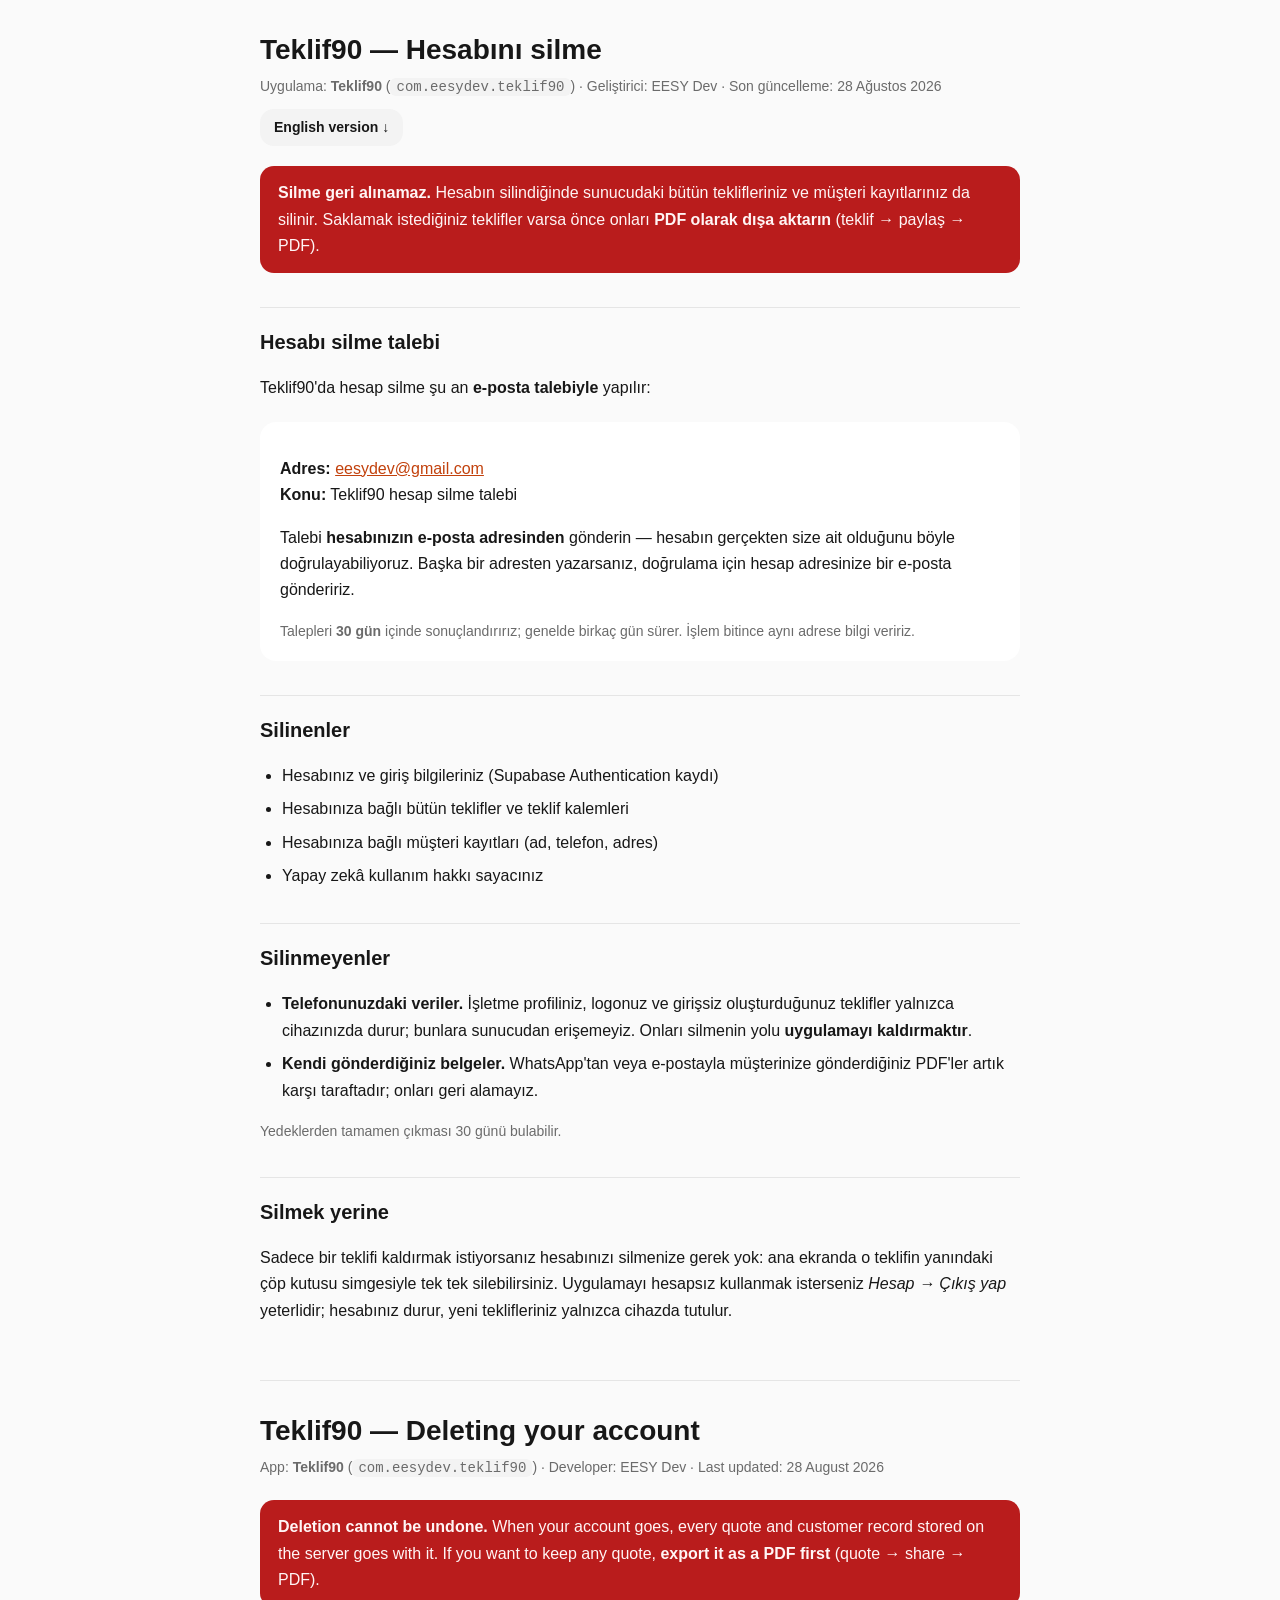
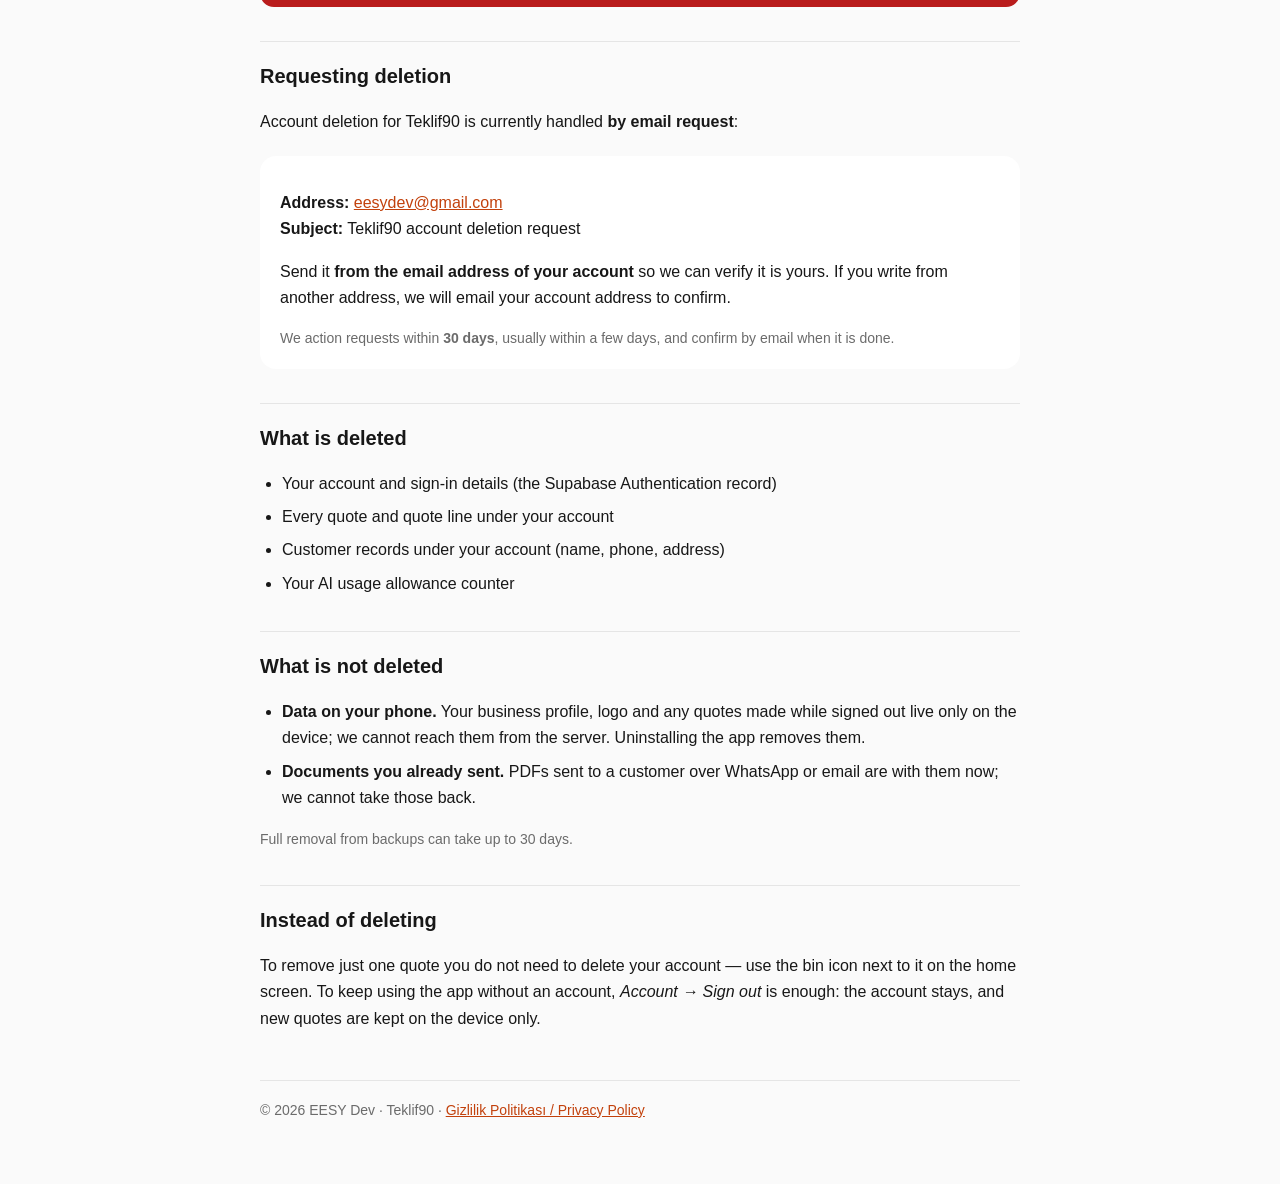
<file: teklif90/delete-account.html>
<!doctype html>
<html lang="tr">
<head>
<meta charset="utf-8">
<meta name="viewport" content="width=device-width, initial-scale=1">
<title>Teklif90 — Hesap Silme / Delete Your Account</title>
<style>
  :root {
    --bg: #FAFAFA;
    --card: #FFFFFF;
    --text: #171717;
    --muted: #6B6B6B;
    --accent: #C2410C;
    --line: #E5E5E5;
    --chip: #F3F3F3;
    --warn: #B91C1C;
    --on-warn: #FFF5F5;
  }
  @media (prefers-color-scheme: dark) {
    :root {
      --bg: #0F0F0F;
      --card: #1A1A1A;
      --text: #F5F5F5;
      --muted: #A3A3A3;
      --accent: #F97316;
      --line: #2A2A2A;
      --chip: #262626;
      --warn: #7F1D1D;
      --on-warn: #FDE7E7;
    }
  }
  * { box-sizing: border-box; }
  body {
    margin: 0;
    padding: 32px 20px 64px;
    background: var(--bg);
    color: var(--text);
    font: 16px/1.65 -apple-system, BlinkMacSystemFont, "Segoe UI", Roboto, Helvetica, Arial, sans-serif;
  }
  main { max-width: 760px; margin: 0 auto; }
  h1 { font-size: 28px; line-height: 1.25; margin: 0 0 8px; }
  h2 { font-size: 20px; margin: 34px 0 10px; padding-top: 18px; border-top: 1px solid var(--line); }
  .meta { color: var(--muted); font-size: 14px; margin: 0; }
  a { color: var(--accent); }
  ol, ul { padding-left: 22px; }
  li { margin: 7px 0; }
  code { background: var(--chip); border-radius: 6px; padding: 1px 6px; font-size: 14px; }
  .card { background: var(--card); border-radius: 16px; padding: 18px 20px; margin: 20px 0; }
  .switch {
    display: inline-block; background: var(--chip); color: var(--text); border-radius: 14px;
    padding: 7px 14px; text-decoration: none; font-size: 14px; font-weight: 600; margin-top: 10px;
  }
  .warn { background: var(--warn); color: var(--on-warn); border-radius: 14px; padding: 14px 18px; margin: 20px 0; }
  .warn a { color: var(--on-warn); }
  footer { margin-top: 48px; padding-top: 18px; border-top: 1px solid var(--line); color: var(--muted); font-size: 14px; }
</style>
</head>
<body>
<main>

<h1>Teklif90 — Hesabını silme</h1>
<p class="meta">Uygulama: <strong>Teklif90</strong> (<code>com.eesydev.teklif90</code>) · Geliştirici: EESY Dev · Son güncelleme: 28 Ağustos 2026</p>
<a class="switch" href="#english">English version ↓</a>

<div class="warn">
  <strong>Silme geri alınamaz.</strong> Hesabın silindiğinde sunucudaki bütün teklifleriniz ve müşteri kayıtlarınız da silinir. Saklamak istediğiniz teklifler varsa önce onları <strong>PDF olarak dışa aktarın</strong> (teklif → paylaş → PDF).
</div>

<h2>Hesabı silme talebi</h2>
<p>Teklif90'da hesap silme şu an <strong>e-posta talebiyle</strong> yapılır:</p>
<div class="card">
  <p><strong>Adres:</strong> <a href="mailto:eesydev@gmail.com?subject=Teklif90%20hesap%20silme%20talebi">eesydev@gmail.com</a><br>
  <strong>Konu:</strong> Teklif90 hesap silme talebi</p>
  <p>Talebi <strong>hesabınızın e-posta adresinden</strong> gönderin — hesabın gerçekten size ait olduğunu böyle doğrulayabiliyoruz. Başka bir adresten yazarsanız, doğrulama için hesap adresinize bir e-posta göndeririz.</p>
  <p class="meta">Talepleri <strong>30 gün</strong> içinde sonuçlandırırız; genelde birkaç gün sürer. İşlem bitince aynı adrese bilgi veririz.</p>
</div>

<h2>Silinenler</h2>
<ul>
  <li>Hesabınız ve giriş bilgileriniz (Supabase Authentication kaydı)</li>
  <li>Hesabınıza bağlı bütün teklifler ve teklif kalemleri</li>
  <li>Hesabınıza bağlı müşteri kayıtları (ad, telefon, adres)</li>
  <li>Yapay zekâ kullanım hakkı sayacınız</li>
</ul>

<h2>Silinmeyenler</h2>
<ul>
  <li><strong>Telefonunuzdaki veriler.</strong> İşletme profiliniz, logonuz ve girişsiz oluşturduğunuz teklifler yalnızca cihazınızda durur; bunlara sunucudan erişemeyiz. Onları silmenin yolu <strong>uygulamayı kaldırmaktır</strong>.</li>
  <li><strong>Kendi gönderdiğiniz belgeler.</strong> WhatsApp'tan veya e-postayla müşterinize gönderdiğiniz PDF'ler artık karşı taraftadır; onları geri alamayız.</li>
</ul>
<p class="meta">Yedeklerden tamamen çıkması 30 günü bulabilir.</p>

<h2>Silmek yerine</h2>
<p>Sadece bir teklifi kaldırmak istiyorsanız hesabınızı silmenize gerek yok: ana ekranda o teklifin yanındaki çöp kutusu simgesiyle tek tek silebilirsiniz. Uygulamayı hesapsız kullanmak isterseniz <em>Hesap → Çıkış yap</em> yeterlidir; hesabınız durur, yeni teklifleriniz yalnızca cihazda tutulur.</p>

<hr id="english" style="margin:56px 0 0; border:0; border-top:1px solid var(--line)">

<h1 style="margin-top:32px">Teklif90 — Deleting your account</h1>
<p class="meta">App: <strong>Teklif90</strong> (<code>com.eesydev.teklif90</code>) · Developer: EESY Dev · Last updated: 28 August 2026</p>

<div class="warn">
  <strong>Deletion cannot be undone.</strong> When your account goes, every quote and customer record stored on the server goes with it. If you want to keep any quote, <strong>export it as a PDF first</strong> (quote → share → PDF).
</div>

<h2>Requesting deletion</h2>
<p>Account deletion for Teklif90 is currently handled <strong>by email request</strong>:</p>
<div class="card">
  <p><strong>Address:</strong> <a href="mailto:eesydev@gmail.com?subject=Teklif90%20account%20deletion%20request">eesydev@gmail.com</a><br>
  <strong>Subject:</strong> Teklif90 account deletion request</p>
  <p>Send it <strong>from the email address of your account</strong> so we can verify it is yours. If you write from another address, we will email your account address to confirm.</p>
  <p class="meta">We action requests within <strong>30 days</strong>, usually within a few days, and confirm by email when it is done.</p>
</div>

<h2>What is deleted</h2>
<ul>
  <li>Your account and sign-in details (the Supabase Authentication record)</li>
  <li>Every quote and quote line under your account</li>
  <li>Customer records under your account (name, phone, address)</li>
  <li>Your AI usage allowance counter</li>
</ul>

<h2>What is not deleted</h2>
<ul>
  <li><strong>Data on your phone.</strong> Your business profile, logo and any quotes made while signed out live only on the device; we cannot reach them from the server. Uninstalling the app removes them.</li>
  <li><strong>Documents you already sent.</strong> PDFs sent to a customer over WhatsApp or email are with them now; we cannot take those back.</li>
</ul>
<p class="meta">Full removal from backups can take up to 30 days.</p>

<h2>Instead of deleting</h2>
<p>To remove just one quote you do not need to delete your account — use the bin icon next to it on the home screen. To keep using the app without an account, <em>Account → Sign out</em> is enough: the account stays, and new quotes are kept on the device only.</p>

<footer>© 2026 EESY Dev · Teklif90 · <a href="privacy.html">Gizlilik Politikası / Privacy Policy</a></footer>

</main>
</body>
</html>
</file>
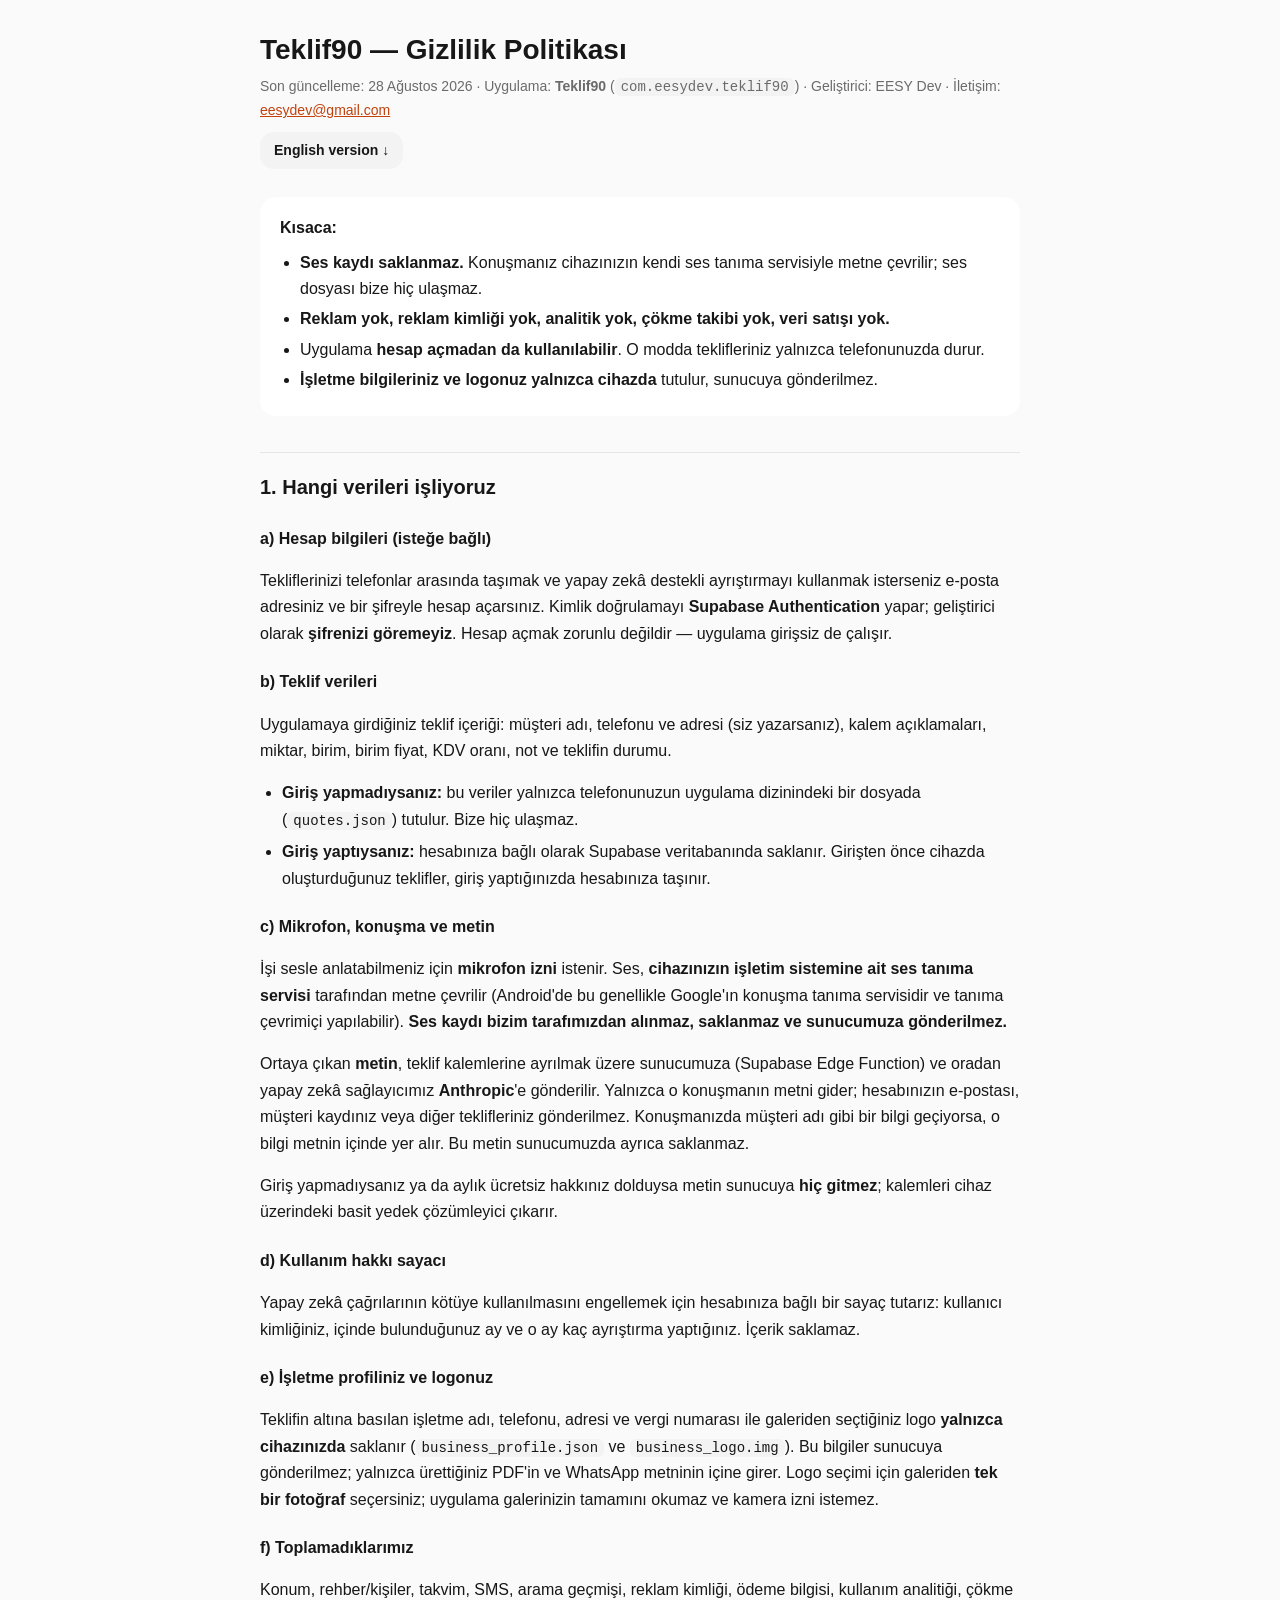
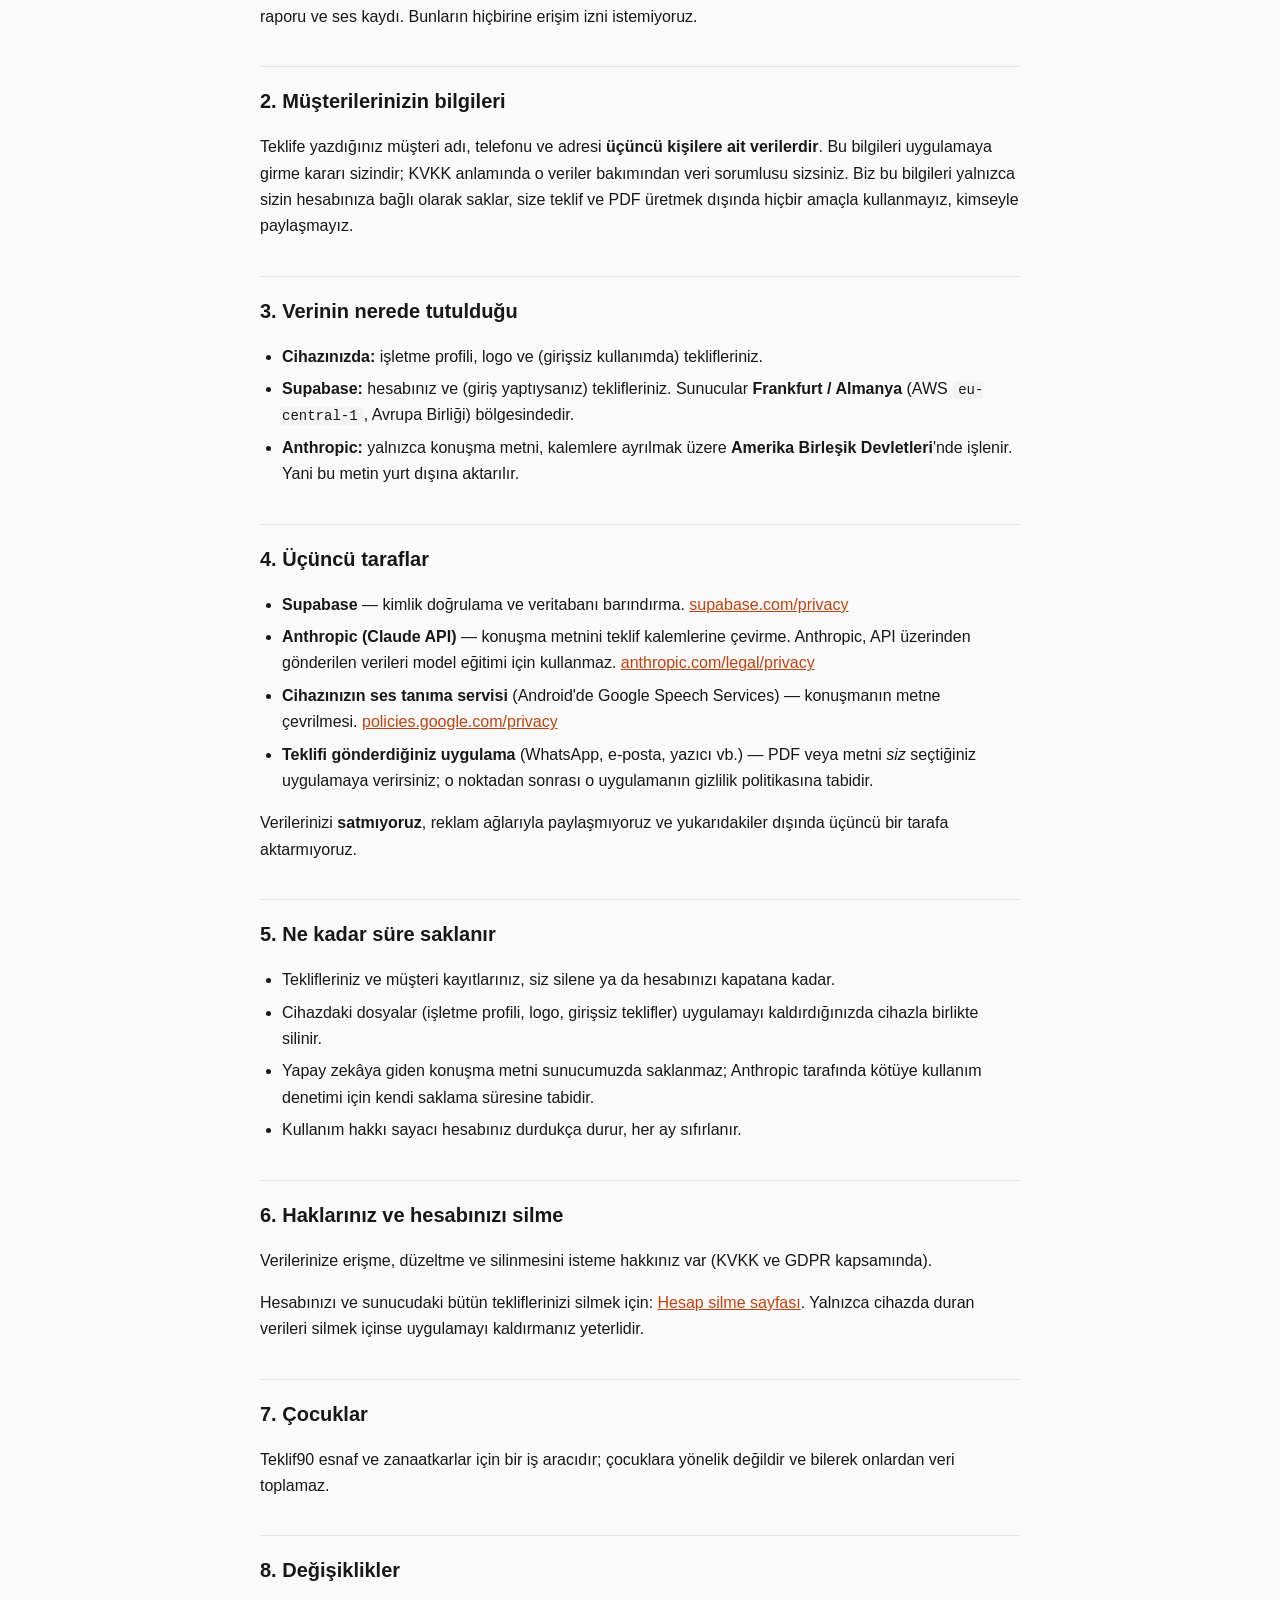
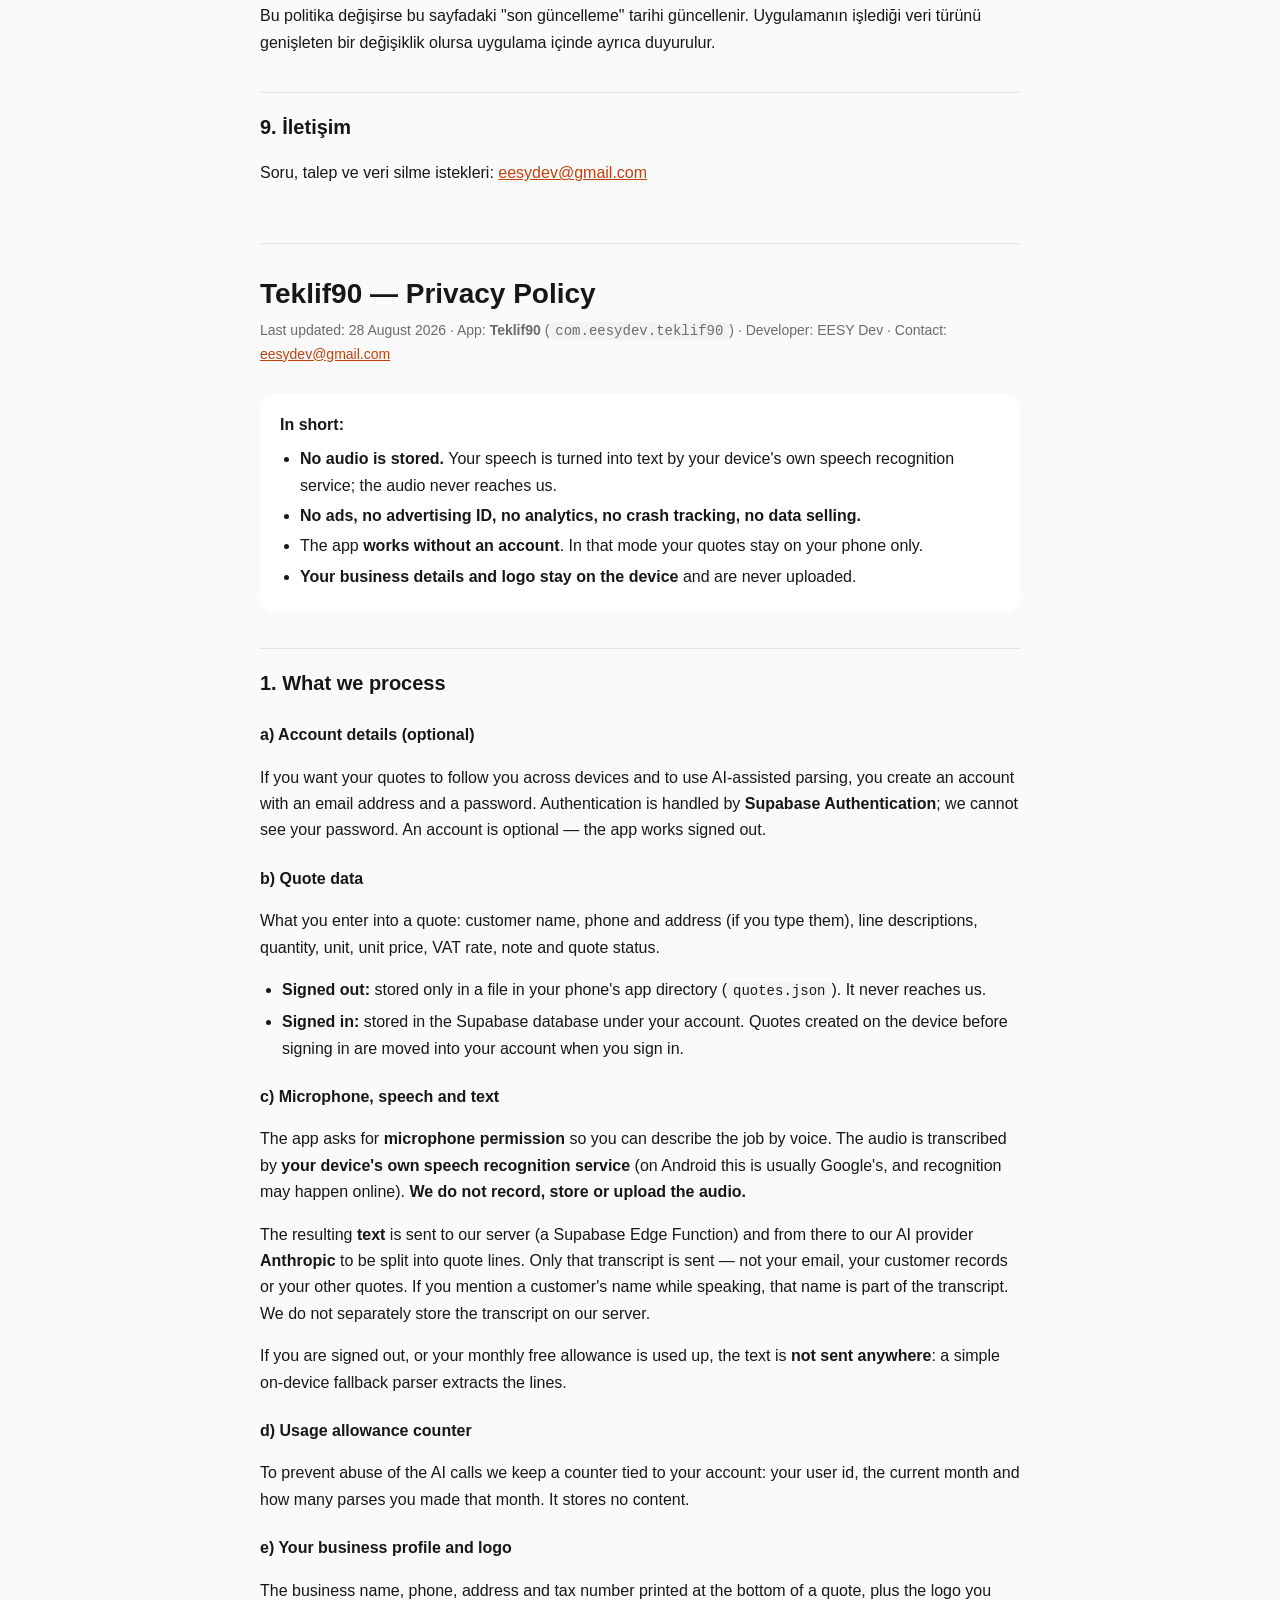
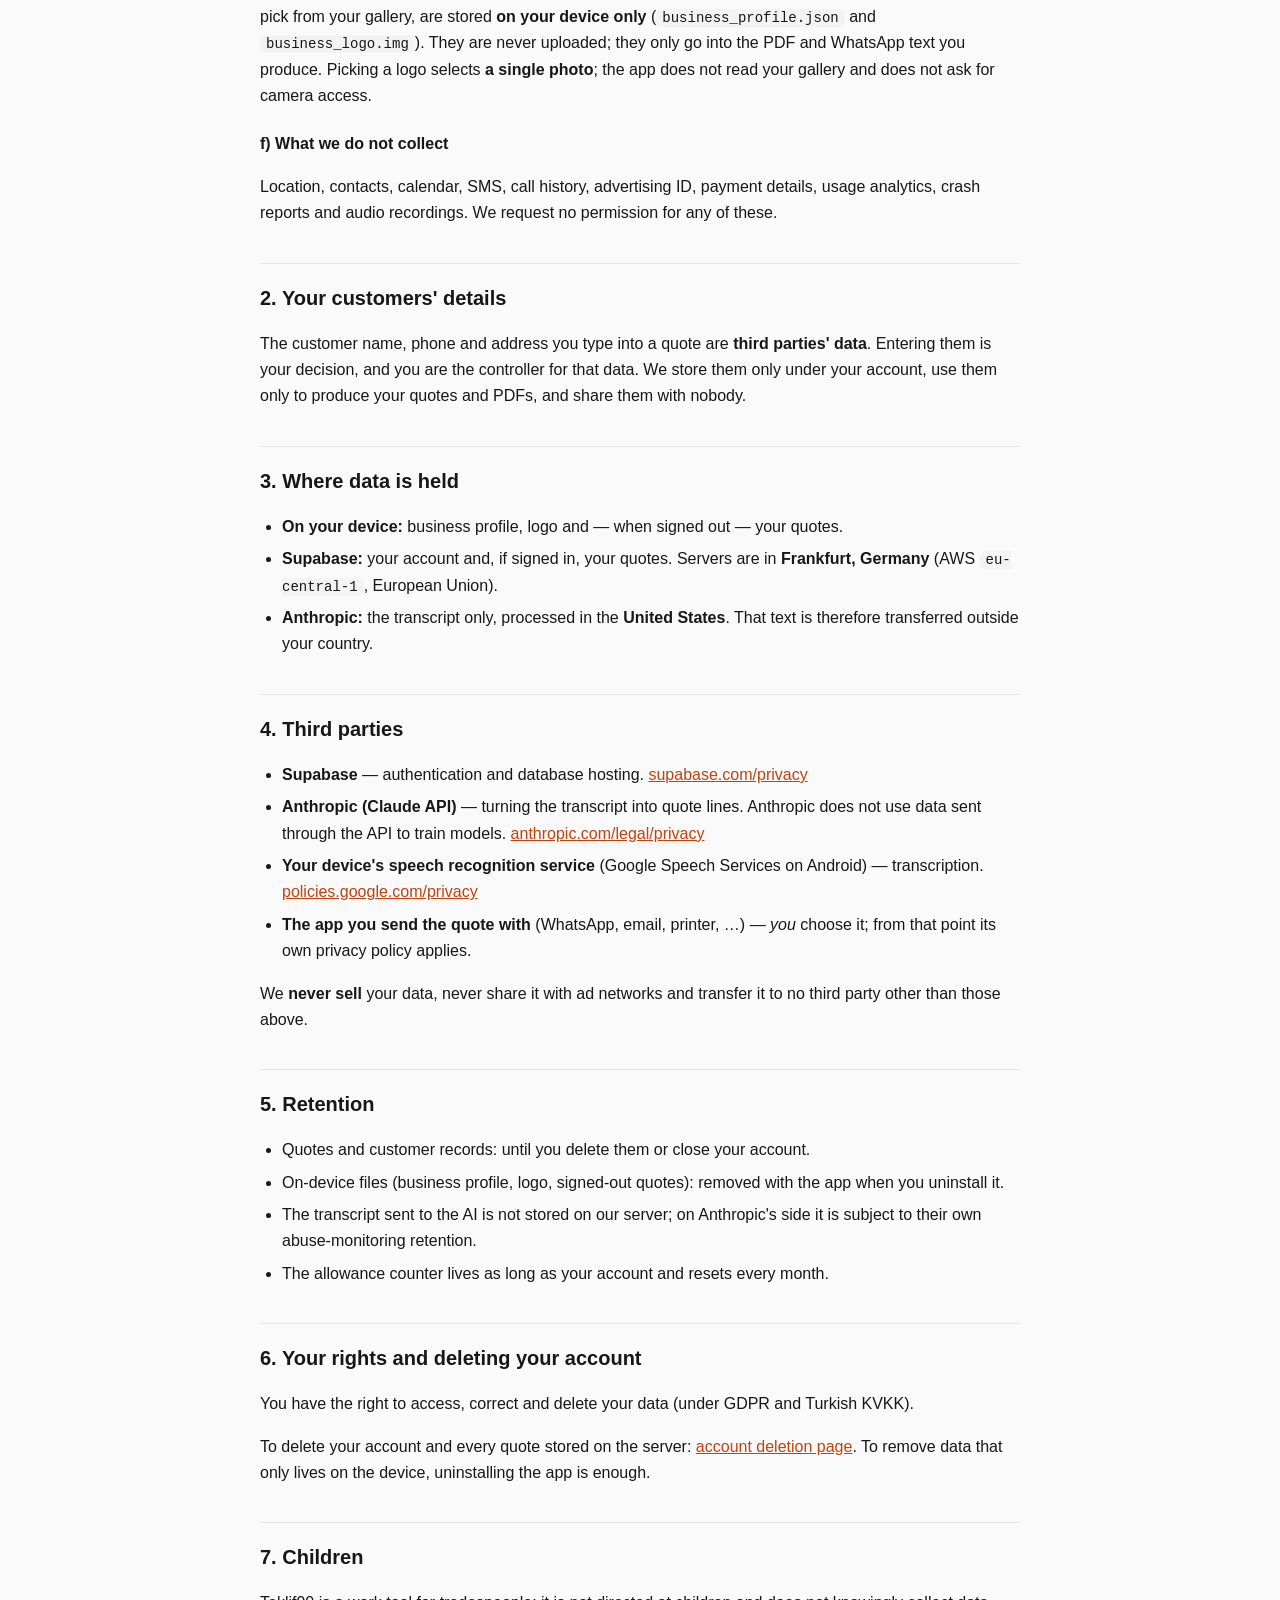
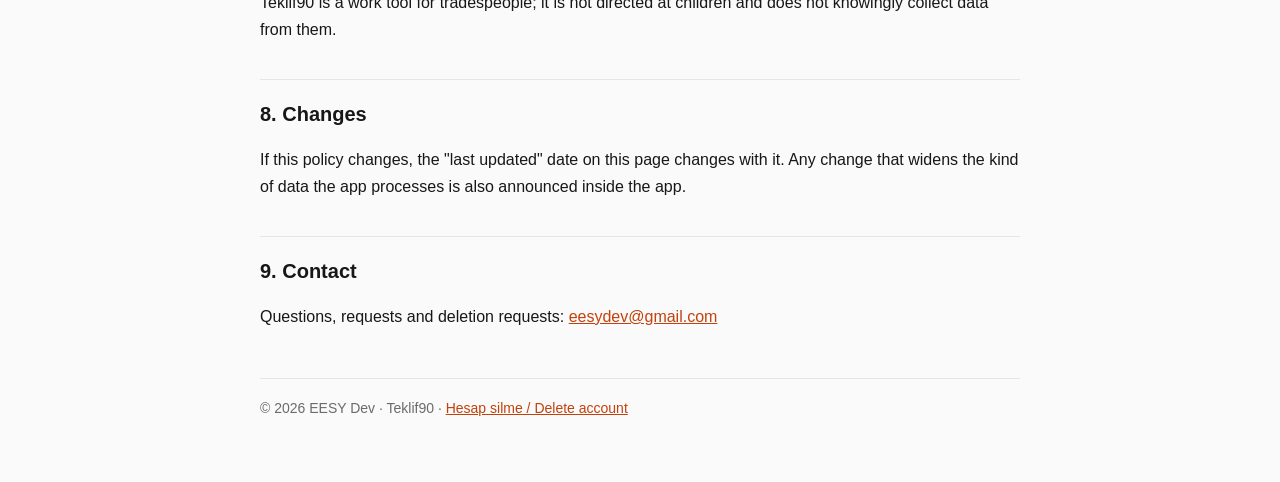
<file: teklif90/privacy.html>
<!doctype html>
<html lang="tr">
<head>
<meta charset="utf-8">
<meta name="viewport" content="width=device-width, initial-scale=1">
<title>Teklif90 — Gizlilik Politikası / Privacy Policy</title>
<style>
  :root {
    --bg: #FAFAFA;
    --card: #FFFFFF;
    --text: #171717;
    --muted: #6B6B6B;
    --accent: #C2410C;
    --line: #E5E5E5;
    --chip: #F3F3F3;
  }
  @media (prefers-color-scheme: dark) {
    :root {
      --bg: #0F0F0F;
      --card: #1A1A1A;
      --text: #F5F5F5;
      --muted: #A3A3A3;
      --accent: #F97316;
      --line: #2A2A2A;
      --chip: #262626;
    }
  }
  * { box-sizing: border-box; }
  body {
    margin: 0;
    padding: 32px 20px 64px;
    background: var(--bg);
    color: var(--text);
    font: 16px/1.65 -apple-system, BlinkMacSystemFont, "Segoe UI", Roboto, Helvetica, Arial, sans-serif;
  }
  main { max-width: 760px; margin: 0 auto; }
  header { margin-bottom: 28px; }
  h1 { font-size: 28px; line-height: 1.25; margin: 0 0 8px; }
  h2 { font-size: 20px; margin: 36px 0 10px; padding-top: 18px; border-top: 1px solid var(--line); }
  h3 { font-size: 16px; margin: 22px 0 6px; }
  .meta { color: var(--muted); font-size: 14px; margin: 0; }
  .lede {
    background: var(--card);
    border-radius: 16px;
    padding: 18px 20px;
    margin: 24px 0 8px;
  }
  .lede ul { margin: 8px 0 0; padding-left: 20px; }
  .lede li { margin: 4px 0; }
  a { color: var(--accent); }
  ul, ol { padding-left: 22px; }
  li { margin: 6px 0; }
  code { background: var(--chip); border-radius: 6px; padding: 1px 6px; font-size: 14px; }
  .switch {
    display: inline-block;
    background: var(--chip);
    color: var(--text);
    border-radius: 14px;
    padding: 7px 14px;
    text-decoration: none;
    font-size: 14px;
    font-weight: 600;
    margin-top: 10px;
  }
  footer { margin-top: 48px; padding-top: 18px; border-top: 1px solid var(--line); color: var(--muted); font-size: 14px; }
</style>
</head>
<body>
<main>

<header>
  <h1>Teklif90 — Gizlilik Politikası</h1>
  <p class="meta">Son güncelleme: 28 Ağustos 2026 · Uygulama: <strong>Teklif90</strong> (<code>com.eesydev.teklif90</code>) · Geliştirici: EESY Dev · İletişim: <a href="mailto:eesydev@gmail.com">eesydev@gmail.com</a></p>
  <a class="switch" href="#english">English version ↓</a>
</header>

<div class="lede">
  <strong>Kısaca:</strong>
  <ul>
    <li><strong>Ses kaydı saklanmaz.</strong> Konuşmanız cihazınızın kendi ses tanıma servisiyle metne çevrilir; ses dosyası bize hiç ulaşmaz.</li>
    <li><strong>Reklam yok, reklam kimliği yok, analitik yok, çökme takibi yok, veri satışı yok.</strong></li>
    <li>Uygulama <strong>hesap açmadan da kullanılabilir</strong>. O modda teklifleriniz yalnızca telefonunuzda durur.</li>
    <li><strong>İşletme bilgileriniz ve logonuz yalnızca cihazda</strong> tutulur, sunucuya gönderilmez.</li>
  </ul>
</div>

<h2>1. Hangi verileri işliyoruz</h2>

<h3>a) Hesap bilgileri (isteğe bağlı)</h3>
<p>Tekliflerinizi telefonlar arasında taşımak ve yapay zekâ destekli ayrıştırmayı kullanmak isterseniz e-posta adresiniz ve bir şifreyle hesap açarsınız. Kimlik doğrulamayı <strong>Supabase Authentication</strong> yapar; geliştirici olarak <strong>şifrenizi göremeyiz</strong>. Hesap açmak zorunlu değildir — uygulama girişsiz de çalışır.</p>

<h3>b) Teklif verileri</h3>
<p>Uygulamaya girdiğiniz teklif içeriği: müşteri adı, telefonu ve adresi (siz yazarsanız), kalem açıklamaları, miktar, birim, birim fiyat, KDV oranı, not ve teklifin durumu.</p>
<ul>
  <li><strong>Giriş yapmadıysanız:</strong> bu veriler yalnızca telefonunuzun uygulama dizinindeki bir dosyada (<code>quotes.json</code>) tutulur. Bize hiç ulaşmaz.</li>
  <li><strong>Giriş yaptıysanız:</strong> hesabınıza bağlı olarak Supabase veritabanında saklanır. Girişten önce cihazda oluşturduğunuz teklifler, giriş yaptığınızda hesabınıza taşınır.</li>
</ul>

<h3>c) Mikrofon, konuşma ve metin</h3>
<p>İşi sesle anlatabilmeniz için <strong>mikrofon izni</strong> istenir. Ses, <strong>cihazınızın işletim sistemine ait ses tanıma servisi</strong> tarafından metne çevrilir (Android'de bu genellikle Google'ın konuşma tanıma servisidir ve tanıma çevrimiçi yapılabilir). <strong>Ses kaydı bizim tarafımızdan alınmaz, saklanmaz ve sunucumuza gönderilmez.</strong></p>
<p>Ortaya çıkan <strong>metin</strong>, teklif kalemlerine ayrılmak üzere sunucumuza (Supabase Edge Function) ve oradan yapay zekâ sağlayıcımız <strong>Anthropic</strong>'e gönderilir. Yalnızca o konuşmanın metni gider; hesabınızın e-postası, müşteri kaydınız veya diğer teklifleriniz gönderilmez. Konuşmanızda müşteri adı gibi bir bilgi geçiyorsa, o bilgi metnin içinde yer alır. Bu metin sunucumuzda ayrıca saklanmaz.</p>
<p>Giriş yapmadıysanız ya da aylık ücretsiz hakkınız dolduysa metin sunucuya <strong>hiç gitmez</strong>; kalemleri cihaz üzerindeki basit yedek çözümleyici çıkarır.</p>

<h3>d) Kullanım hakkı sayacı</h3>
<p>Yapay zekâ çağrılarının kötüye kullanılmasını engellemek için hesabınıza bağlı bir sayaç tutarız: kullanıcı kimliğiniz, içinde bulunduğunuz ay ve o ay kaç ayrıştırma yaptığınız. İçerik saklamaz.</p>

<h3>e) İşletme profiliniz ve logonuz</h3>
<p>Teklifin altına basılan işletme adı, telefonu, adresi ve vergi numarası ile galeriden seçtiğiniz logo <strong>yalnızca cihazınızda</strong> saklanır (<code>business_profile.json</code> ve <code>business_logo.img</code>). Bu bilgiler sunucuya gönderilmez; yalnızca ürettiğiniz PDF'in ve WhatsApp metninin içine girer. Logo seçimi için galeriden <strong>tek bir fotoğraf</strong> seçersiniz; uygulama galerinizin tamamını okumaz ve kamera izni istemez.</p>

<h3>f) Toplamadıklarımız</h3>
<p>Konum, rehber/kişiler, takvim, SMS, arama geçmişi, reklam kimliği, ödeme bilgisi, kullanım analitiği, çökme raporu ve ses kaydı. Bunların hiçbirine erişim izni istemiyoruz.</p>

<h2>2. Müşterilerinizin bilgileri</h2>
<p>Teklife yazdığınız müşteri adı, telefonu ve adresi <strong>üçüncü kişilere ait verilerdir</strong>. Bu bilgileri uygulamaya girme kararı sizindir; KVKK anlamında o veriler bakımından veri sorumlusu sizsiniz. Biz bu bilgileri yalnızca sizin hesabınıza bağlı olarak saklar, size teklif ve PDF üretmek dışında hiçbir amaçla kullanmayız, kimseyle paylaşmayız.</p>

<h2>3. Verinin nerede tutulduğu</h2>
<ul>
  <li><strong>Cihazınızda:</strong> işletme profili, logo ve (girişsiz kullanımda) teklifleriniz.</li>
  <li><strong>Supabase:</strong> hesabınız ve (giriş yaptıysanız) teklifleriniz. Sunucular <strong>Frankfurt / Almanya</strong> (AWS <code>eu-central-1</code>, Avrupa Birliği) bölgesindedir.</li>
  <li><strong>Anthropic:</strong> yalnızca konuşma metni, kalemlere ayrılmak üzere <strong>Amerika Birleşik Devletleri</strong>'nde işlenir. Yani bu metin yurt dışına aktarılır.</li>
</ul>

<h2>4. Üçüncü taraflar</h2>
<ul>
  <li><strong>Supabase</strong> — kimlik doğrulama ve veritabanı barındırma. <a href="https://supabase.com/privacy">supabase.com/privacy</a></li>
  <li><strong>Anthropic (Claude API)</strong> — konuşma metnini teklif kalemlerine çevirme. Anthropic, API üzerinden gönderilen verileri model eğitimi için kullanmaz. <a href="https://www.anthropic.com/legal/privacy">anthropic.com/legal/privacy</a></li>
  <li><strong>Cihazınızın ses tanıma servisi</strong> (Android'de Google Speech Services) — konuşmanın metne çevrilmesi. <a href="https://policies.google.com/privacy">policies.google.com/privacy</a></li>
  <li><strong>Teklifi gönderdiğiniz uygulama</strong> (WhatsApp, e-posta, yazıcı vb.) — PDF veya metni <em>siz</em> seçtiğiniz uygulamaya verirsiniz; o noktadan sonrası o uygulamanın gizlilik politikasına tabidir.</li>
</ul>
<p>Verilerinizi <strong>satmıyoruz</strong>, reklam ağlarıyla paylaşmıyoruz ve yukarıdakiler dışında üçüncü bir tarafa aktarmıyoruz.</p>

<h2>5. Ne kadar süre saklanır</h2>
<ul>
  <li>Teklifleriniz ve müşteri kayıtlarınız, siz silene ya da hesabınızı kapatana kadar.</li>
  <li>Cihazdaki dosyalar (işletme profili, logo, girişsiz teklifler) uygulamayı kaldırdığınızda cihazla birlikte silinir.</li>
  <li>Yapay zekâya giden konuşma metni sunucumuzda saklanmaz; Anthropic tarafında kötüye kullanım denetimi için kendi saklama süresine tabidir.</li>
  <li>Kullanım hakkı sayacı hesabınız durdukça durur, her ay sıfırlanır.</li>
</ul>

<h2>6. Haklarınız ve hesabınızı silme</h2>
<p>Verilerinize erişme, düzeltme ve silinmesini isteme hakkınız var (KVKK ve GDPR kapsamında).</p>
<p>Hesabınızı ve sunucudaki bütün tekliflerinizi silmek için: <a href="delete-account.html">Hesap silme sayfası</a>. Yalnızca cihazda duran verileri silmek içinse uygulamayı kaldırmanız yeterlidir.</p>

<h2>7. Çocuklar</h2>
<p>Teklif90 esnaf ve zanaatkarlar için bir iş aracıdır; çocuklara yönelik değildir ve bilerek onlardan veri toplamaz.</p>

<h2>8. Değişiklikler</h2>
<p>Bu politika değişirse bu sayfadaki "son güncelleme" tarihi güncellenir. Uygulamanın işlediği veri türünü genişleten bir değişiklik olursa uygulama içinde ayrıca duyurulur.</p>

<h2>9. İletişim</h2>
<p>Soru, talep ve veri silme istekleri: <a href="mailto:eesydev@gmail.com">eesydev@gmail.com</a></p>

<hr id="english" style="margin:56px 0 0; border:0; border-top:1px solid var(--line)">

<header style="margin-top:32px">
  <h1>Teklif90 — Privacy Policy</h1>
  <p class="meta">Last updated: 28 August 2026 · App: <strong>Teklif90</strong> (<code>com.eesydev.teklif90</code>) · Developer: EESY Dev · Contact: <a href="mailto:eesydev@gmail.com">eesydev@gmail.com</a></p>
</header>

<div class="lede">
  <strong>In short:</strong>
  <ul>
    <li><strong>No audio is stored.</strong> Your speech is turned into text by your device's own speech recognition service; the audio never reaches us.</li>
    <li><strong>No ads, no advertising ID, no analytics, no crash tracking, no data selling.</strong></li>
    <li>The app <strong>works without an account</strong>. In that mode your quotes stay on your phone only.</li>
    <li><strong>Your business details and logo stay on the device</strong> and are never uploaded.</li>
  </ul>
</div>

<h2>1. What we process</h2>

<h3>a) Account details (optional)</h3>
<p>If you want your quotes to follow you across devices and to use AI-assisted parsing, you create an account with an email address and a password. Authentication is handled by <strong>Supabase Authentication</strong>; we cannot see your password. An account is optional — the app works signed out.</p>

<h3>b) Quote data</h3>
<p>What you enter into a quote: customer name, phone and address (if you type them), line descriptions, quantity, unit, unit price, VAT rate, note and quote status.</p>
<ul>
  <li><strong>Signed out:</strong> stored only in a file in your phone's app directory (<code>quotes.json</code>). It never reaches us.</li>
  <li><strong>Signed in:</strong> stored in the Supabase database under your account. Quotes created on the device before signing in are moved into your account when you sign in.</li>
</ul>

<h3>c) Microphone, speech and text</h3>
<p>The app asks for <strong>microphone permission</strong> so you can describe the job by voice. The audio is transcribed by <strong>your device's own speech recognition service</strong> (on Android this is usually Google's, and recognition may happen online). <strong>We do not record, store or upload the audio.</strong></p>
<p>The resulting <strong>text</strong> is sent to our server (a Supabase Edge Function) and from there to our AI provider <strong>Anthropic</strong> to be split into quote lines. Only that transcript is sent — not your email, your customer records or your other quotes. If you mention a customer's name while speaking, that name is part of the transcript. We do not separately store the transcript on our server.</p>
<p>If you are signed out, or your monthly free allowance is used up, the text is <strong>not sent anywhere</strong>: a simple on-device fallback parser extracts the lines.</p>

<h3>d) Usage allowance counter</h3>
<p>To prevent abuse of the AI calls we keep a counter tied to your account: your user id, the current month and how many parses you made that month. It stores no content.</p>

<h3>e) Your business profile and logo</h3>
<p>The business name, phone, address and tax number printed at the bottom of a quote, plus the logo you pick from your gallery, are stored <strong>on your device only</strong> (<code>business_profile.json</code> and <code>business_logo.img</code>). They are never uploaded; they only go into the PDF and WhatsApp text you produce. Picking a logo selects <strong>a single photo</strong>; the app does not read your gallery and does not ask for camera access.</p>

<h3>f) What we do not collect</h3>
<p>Location, contacts, calendar, SMS, call history, advertising ID, payment details, usage analytics, crash reports and audio recordings. We request no permission for any of these.</p>

<h2>2. Your customers' details</h2>
<p>The customer name, phone and address you type into a quote are <strong>third parties' data</strong>. Entering them is your decision, and you are the controller for that data. We store them only under your account, use them only to produce your quotes and PDFs, and share them with nobody.</p>

<h2>3. Where data is held</h2>
<ul>
  <li><strong>On your device:</strong> business profile, logo and — when signed out — your quotes.</li>
  <li><strong>Supabase:</strong> your account and, if signed in, your quotes. Servers are in <strong>Frankfurt, Germany</strong> (AWS <code>eu-central-1</code>, European Union).</li>
  <li><strong>Anthropic:</strong> the transcript only, processed in the <strong>United States</strong>. That text is therefore transferred outside your country.</li>
</ul>

<h2>4. Third parties</h2>
<ul>
  <li><strong>Supabase</strong> — authentication and database hosting. <a href="https://supabase.com/privacy">supabase.com/privacy</a></li>
  <li><strong>Anthropic (Claude API)</strong> — turning the transcript into quote lines. Anthropic does not use data sent through the API to train models. <a href="https://www.anthropic.com/legal/privacy">anthropic.com/legal/privacy</a></li>
  <li><strong>Your device's speech recognition service</strong> (Google Speech Services on Android) — transcription. <a href="https://policies.google.com/privacy">policies.google.com/privacy</a></li>
  <li><strong>The app you send the quote with</strong> (WhatsApp, email, printer, …) — <em>you</em> choose it; from that point its own privacy policy applies.</li>
</ul>
<p>We <strong>never sell</strong> your data, never share it with ad networks and transfer it to no third party other than those above.</p>

<h2>5. Retention</h2>
<ul>
  <li>Quotes and customer records: until you delete them or close your account.</li>
  <li>On-device files (business profile, logo, signed-out quotes): removed with the app when you uninstall it.</li>
  <li>The transcript sent to the AI is not stored on our server; on Anthropic's side it is subject to their own abuse-monitoring retention.</li>
  <li>The allowance counter lives as long as your account and resets every month.</li>
</ul>

<h2>6. Your rights and deleting your account</h2>
<p>You have the right to access, correct and delete your data (under GDPR and Turkish KVKK).</p>
<p>To delete your account and every quote stored on the server: <a href="delete-account.html">account deletion page</a>. To remove data that only lives on the device, uninstalling the app is enough.</p>

<h2>7. Children</h2>
<p>Teklif90 is a work tool for tradespeople; it is not directed at children and does not knowingly collect data from them.</p>

<h2>8. Changes</h2>
<p>If this policy changes, the "last updated" date on this page changes with it. Any change that widens the kind of data the app processes is also announced inside the app.</p>

<h2>9. Contact</h2>
<p>Questions, requests and deletion requests: <a href="mailto:eesydev@gmail.com">eesydev@gmail.com</a></p>

<footer>© 2026 EESY Dev · Teklif90 · <a href="delete-account.html">Hesap silme / Delete account</a></footer>

</main>
</body>
</html>
</file>
